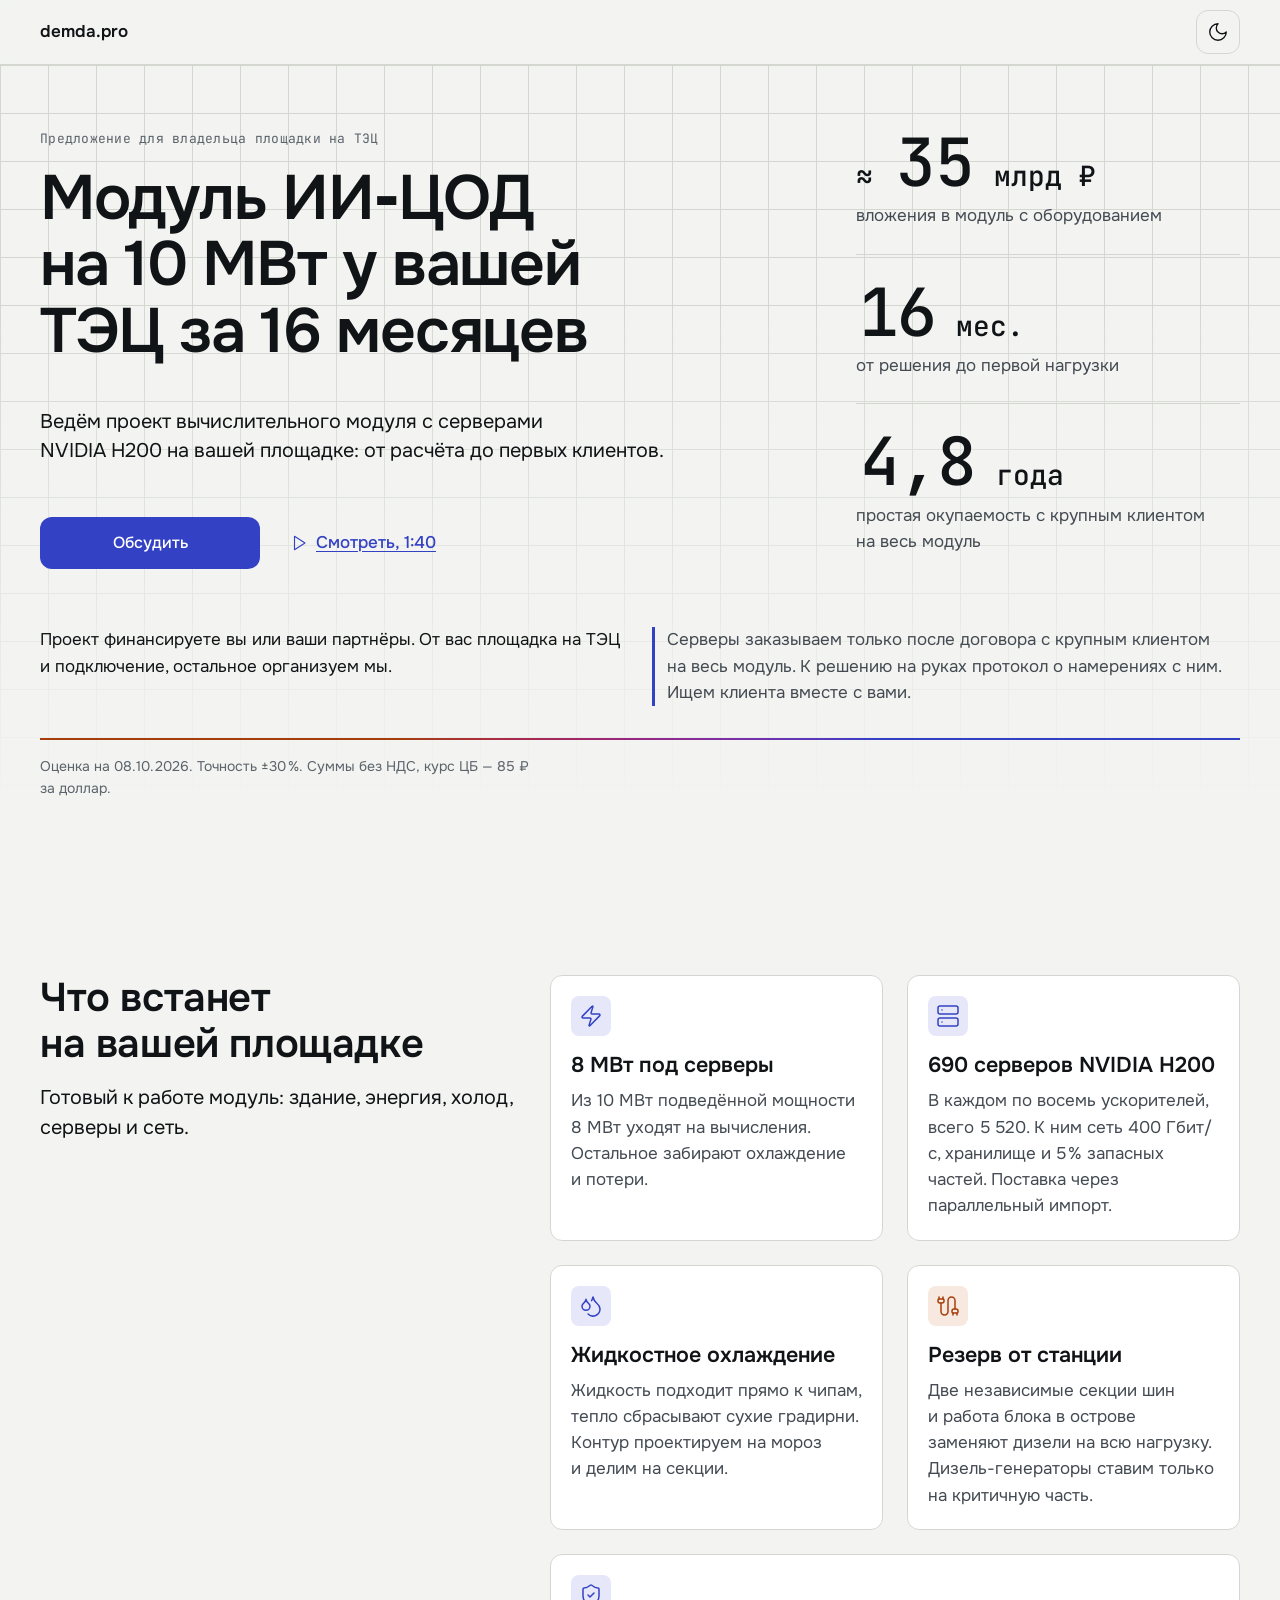
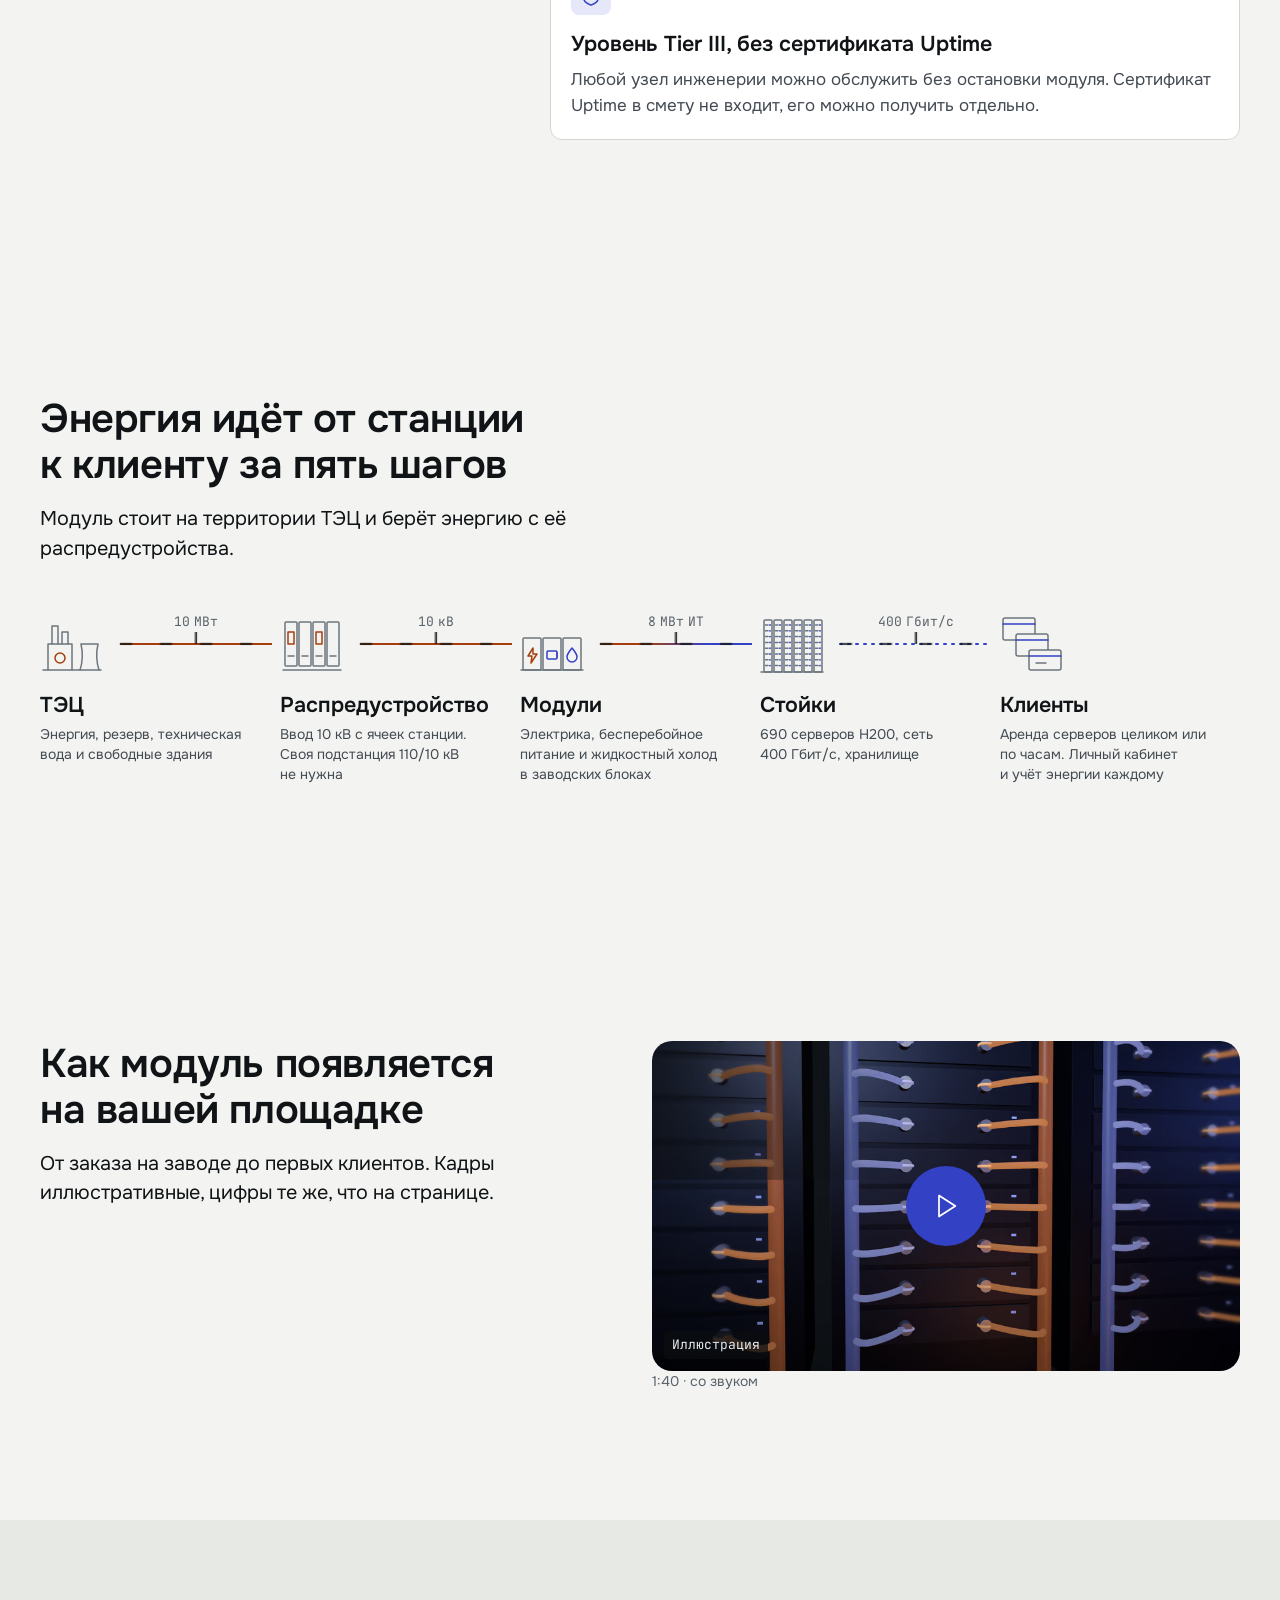
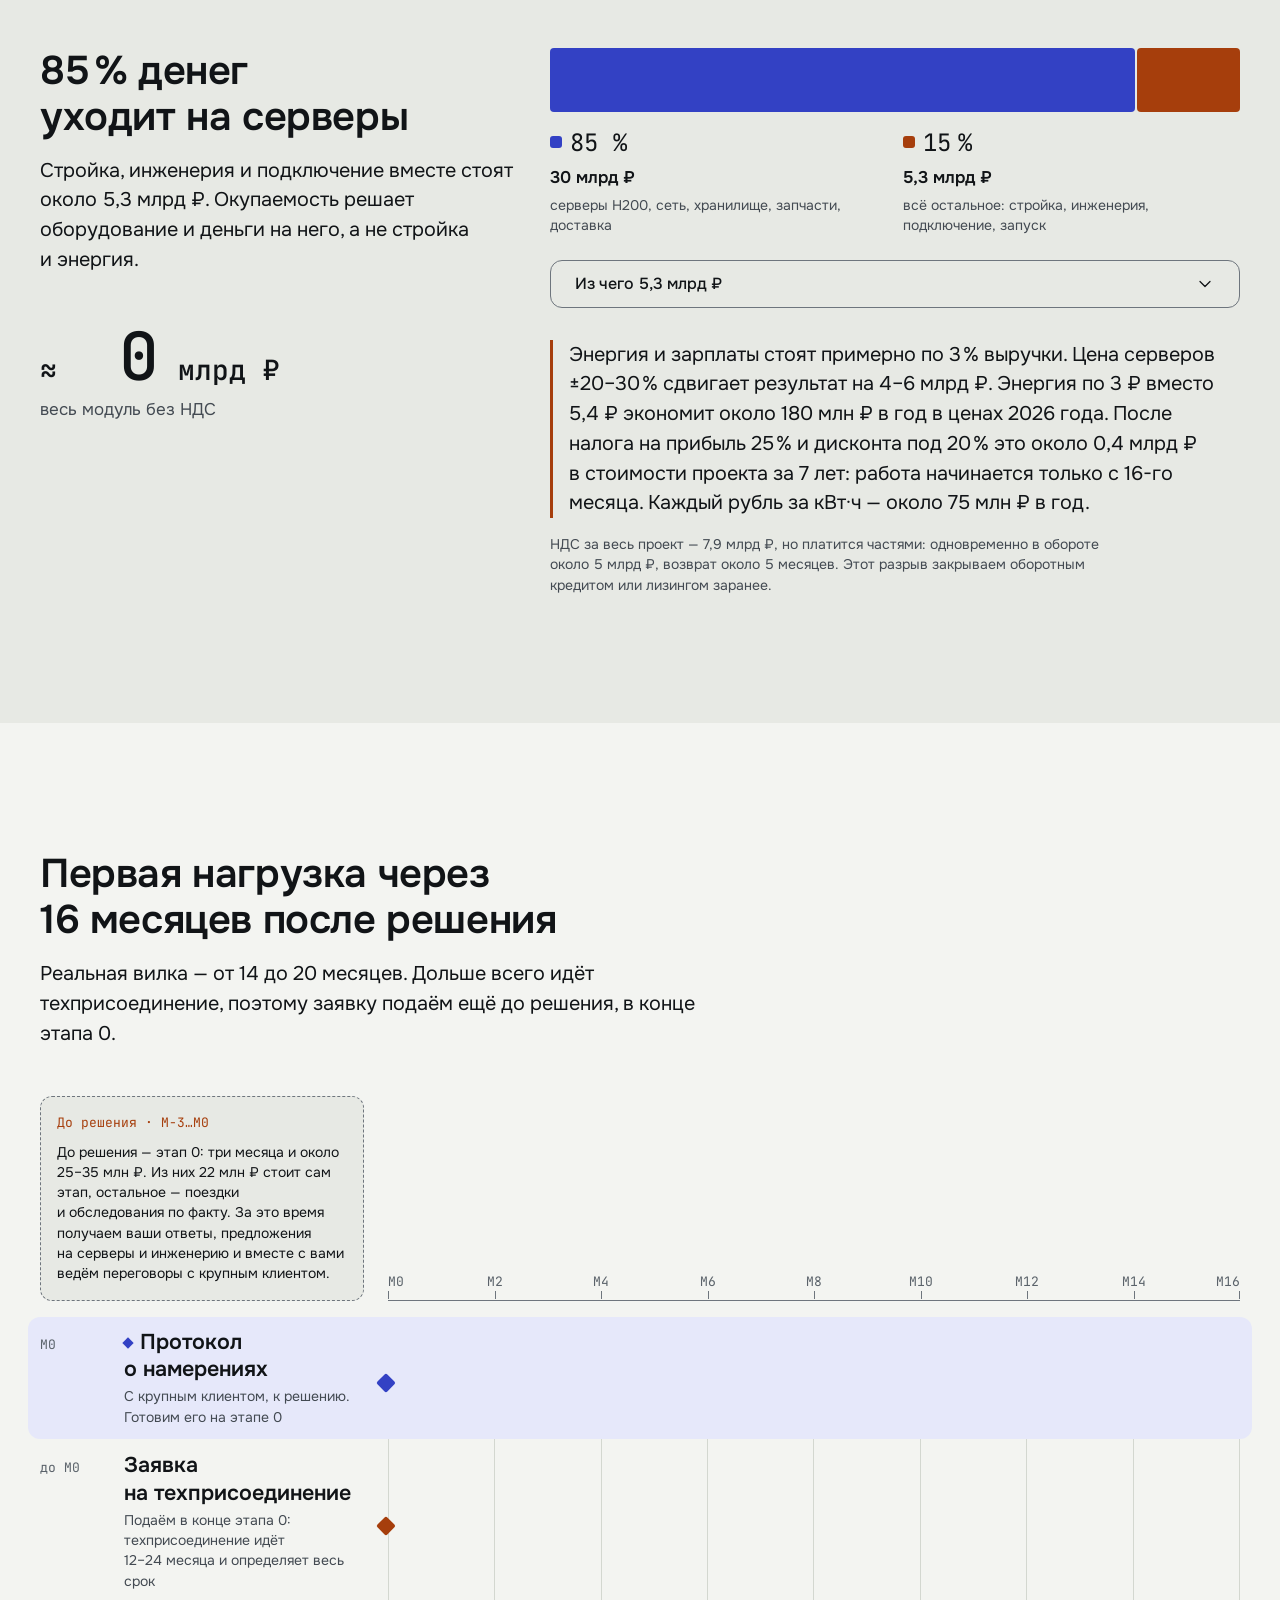
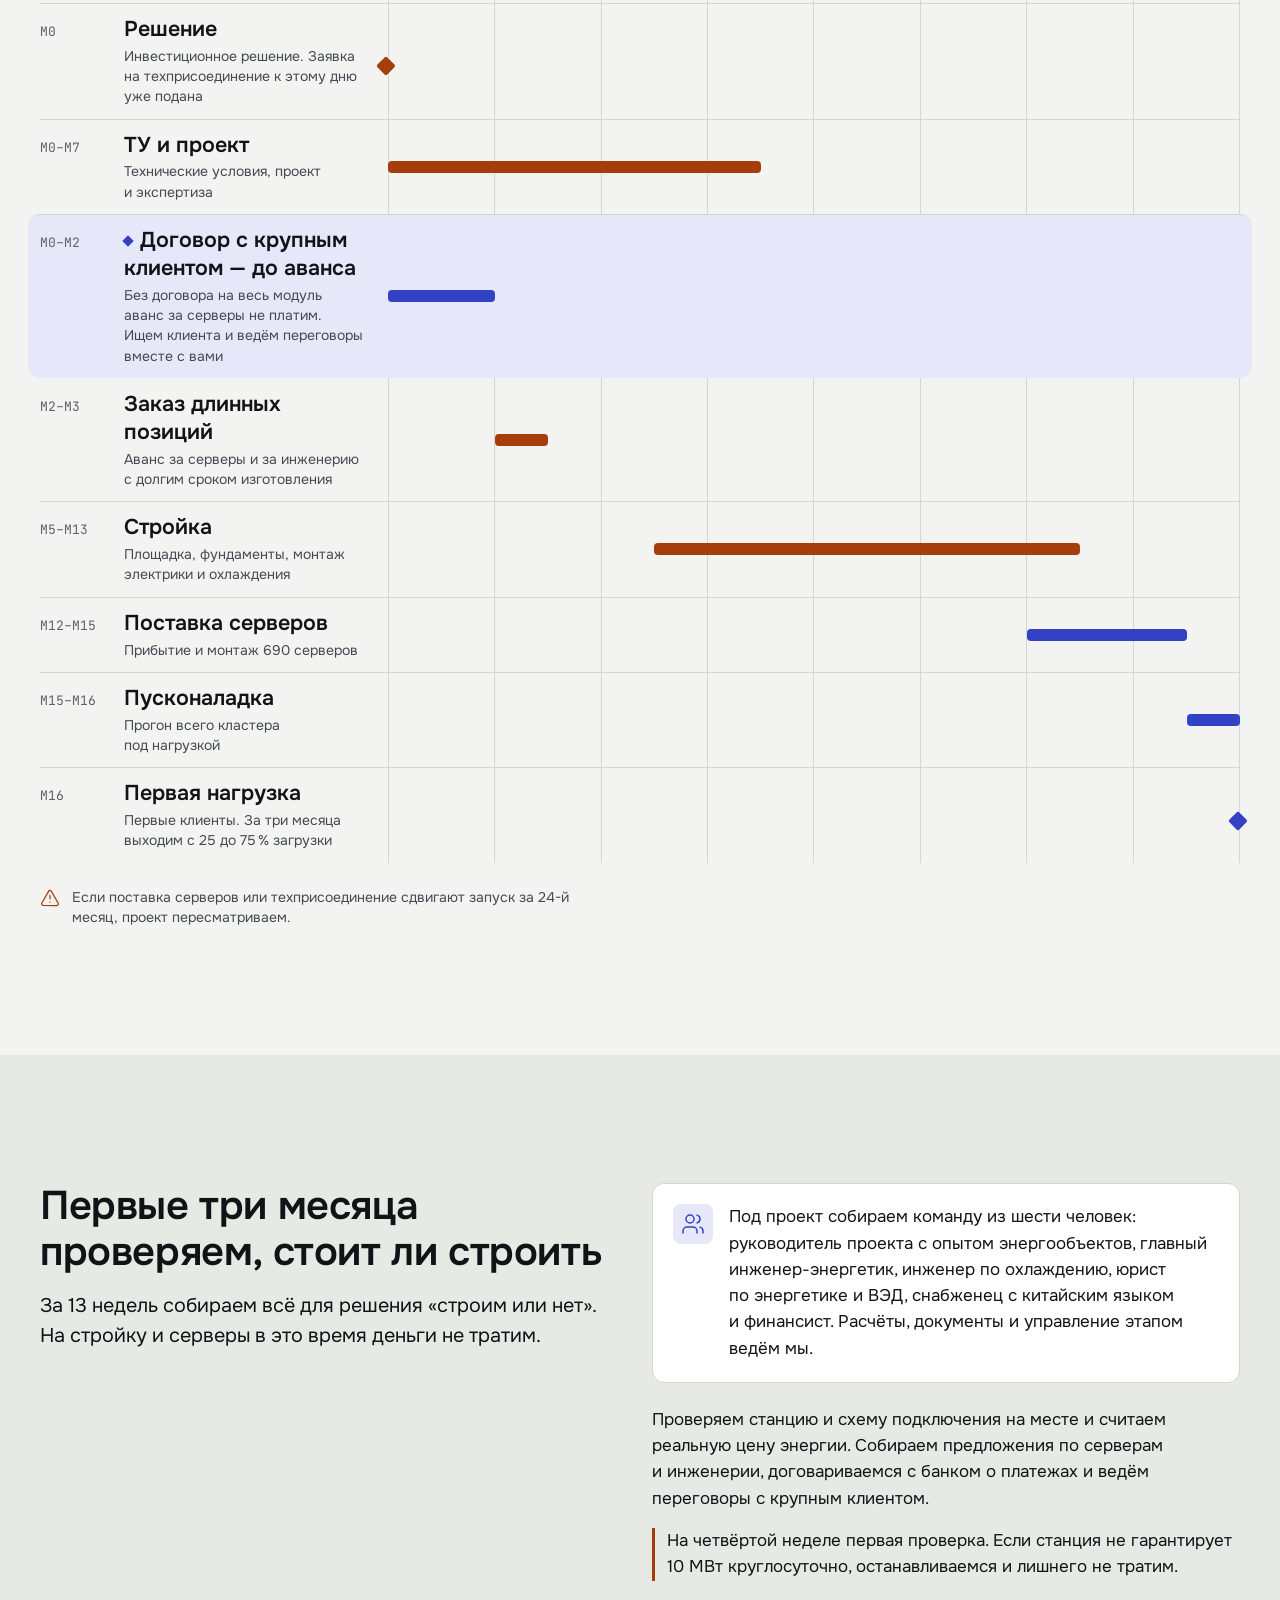
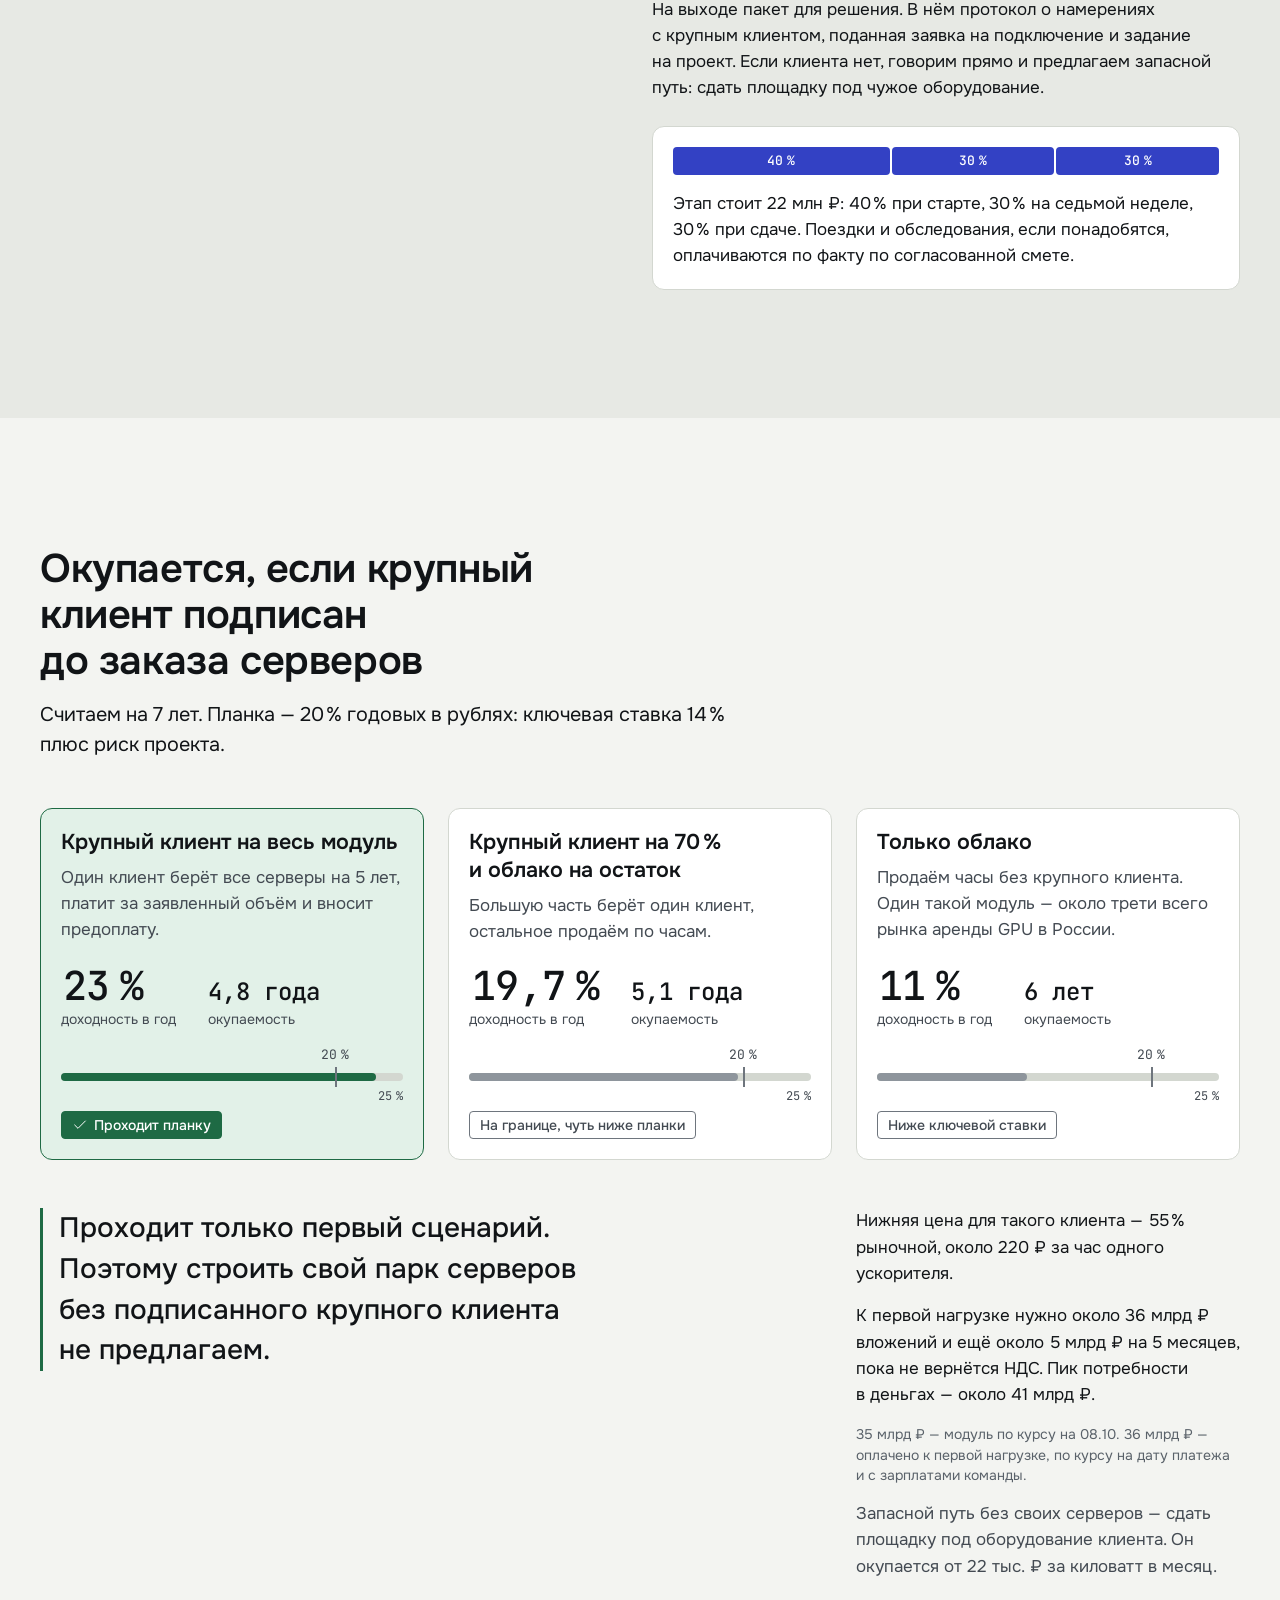
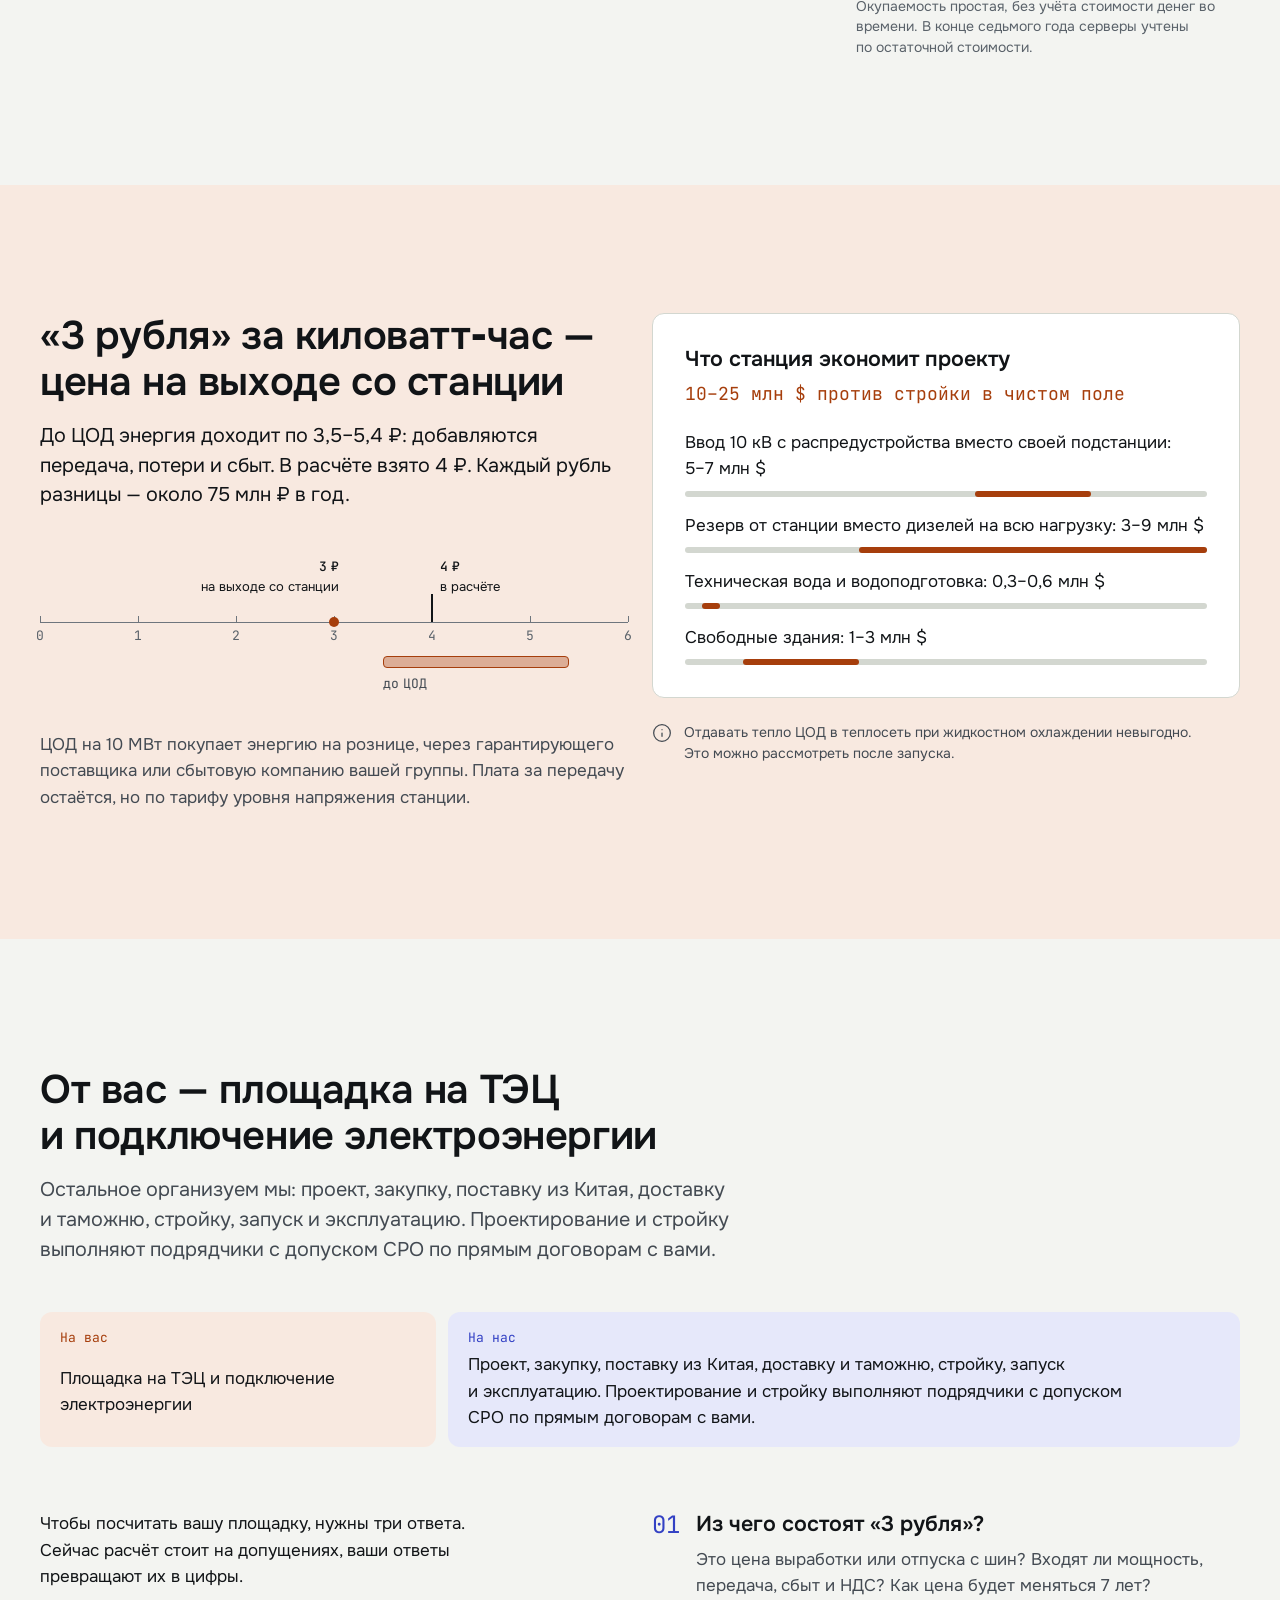
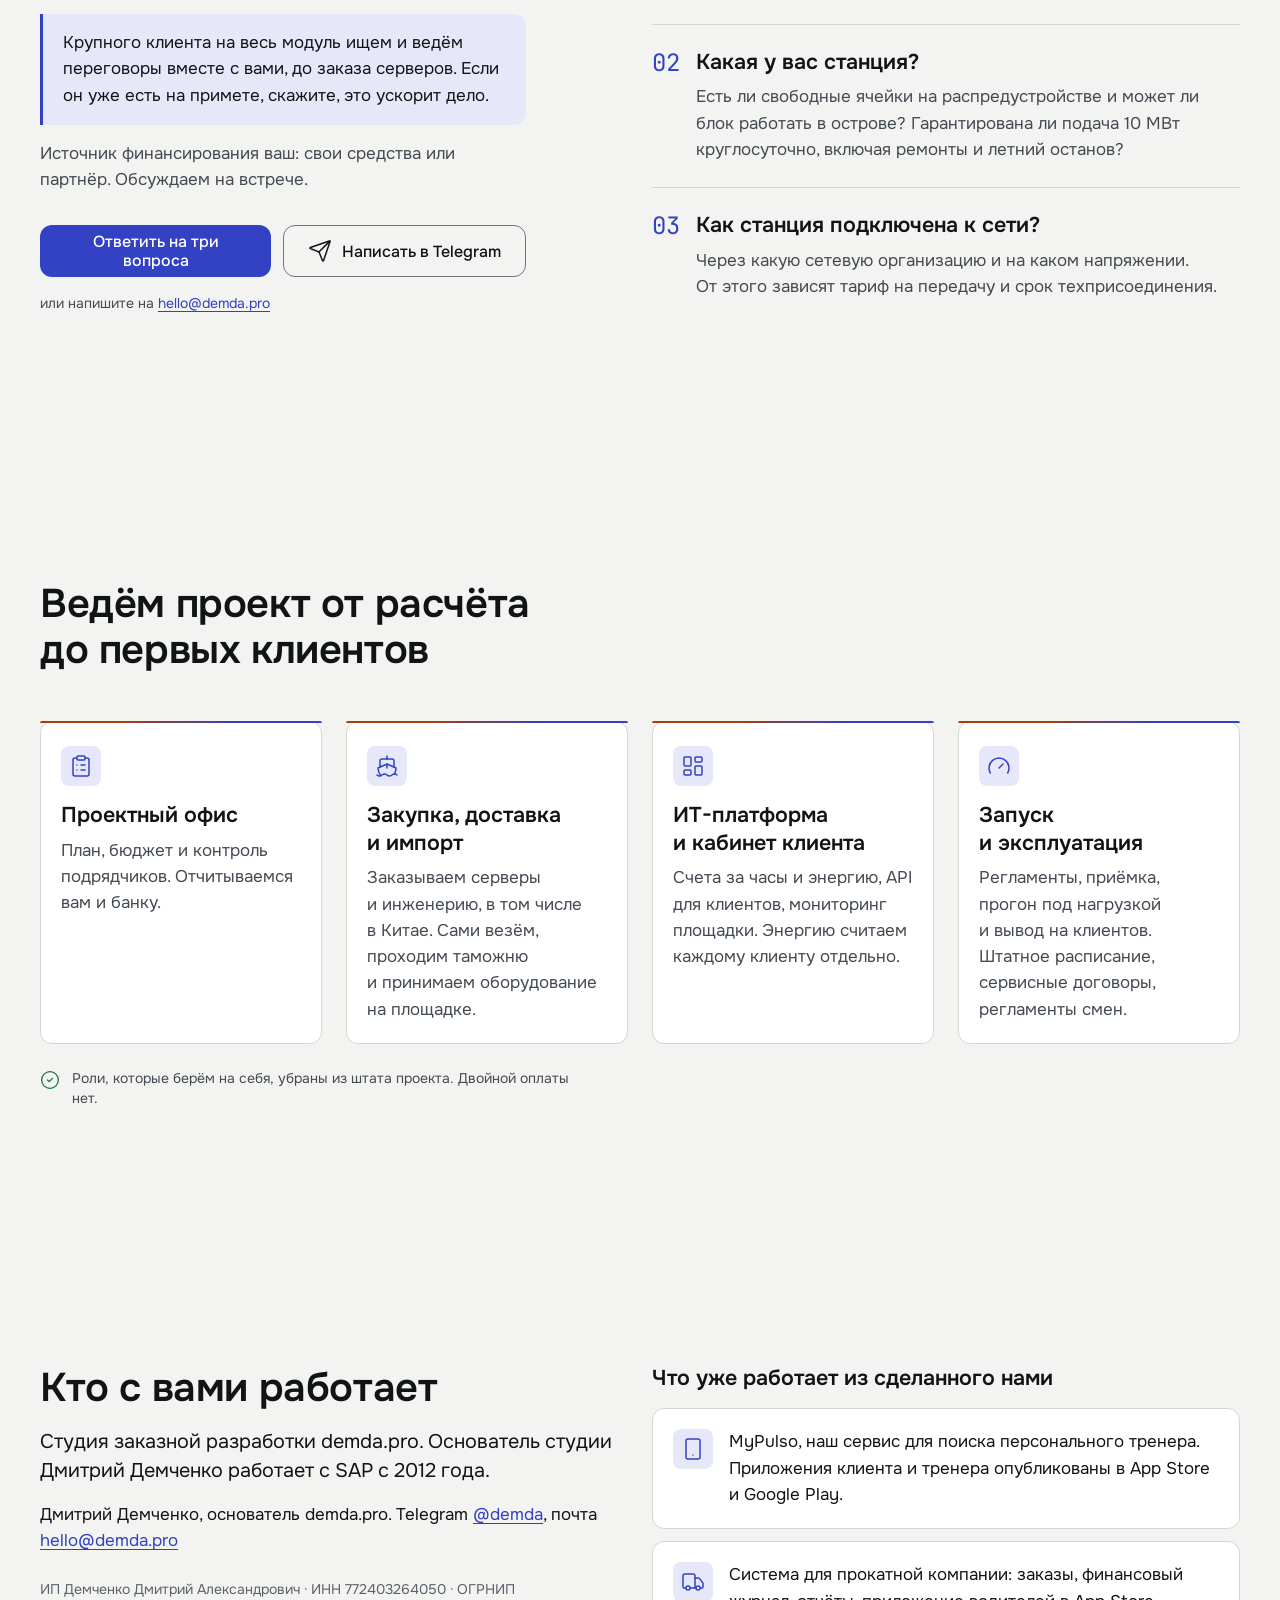
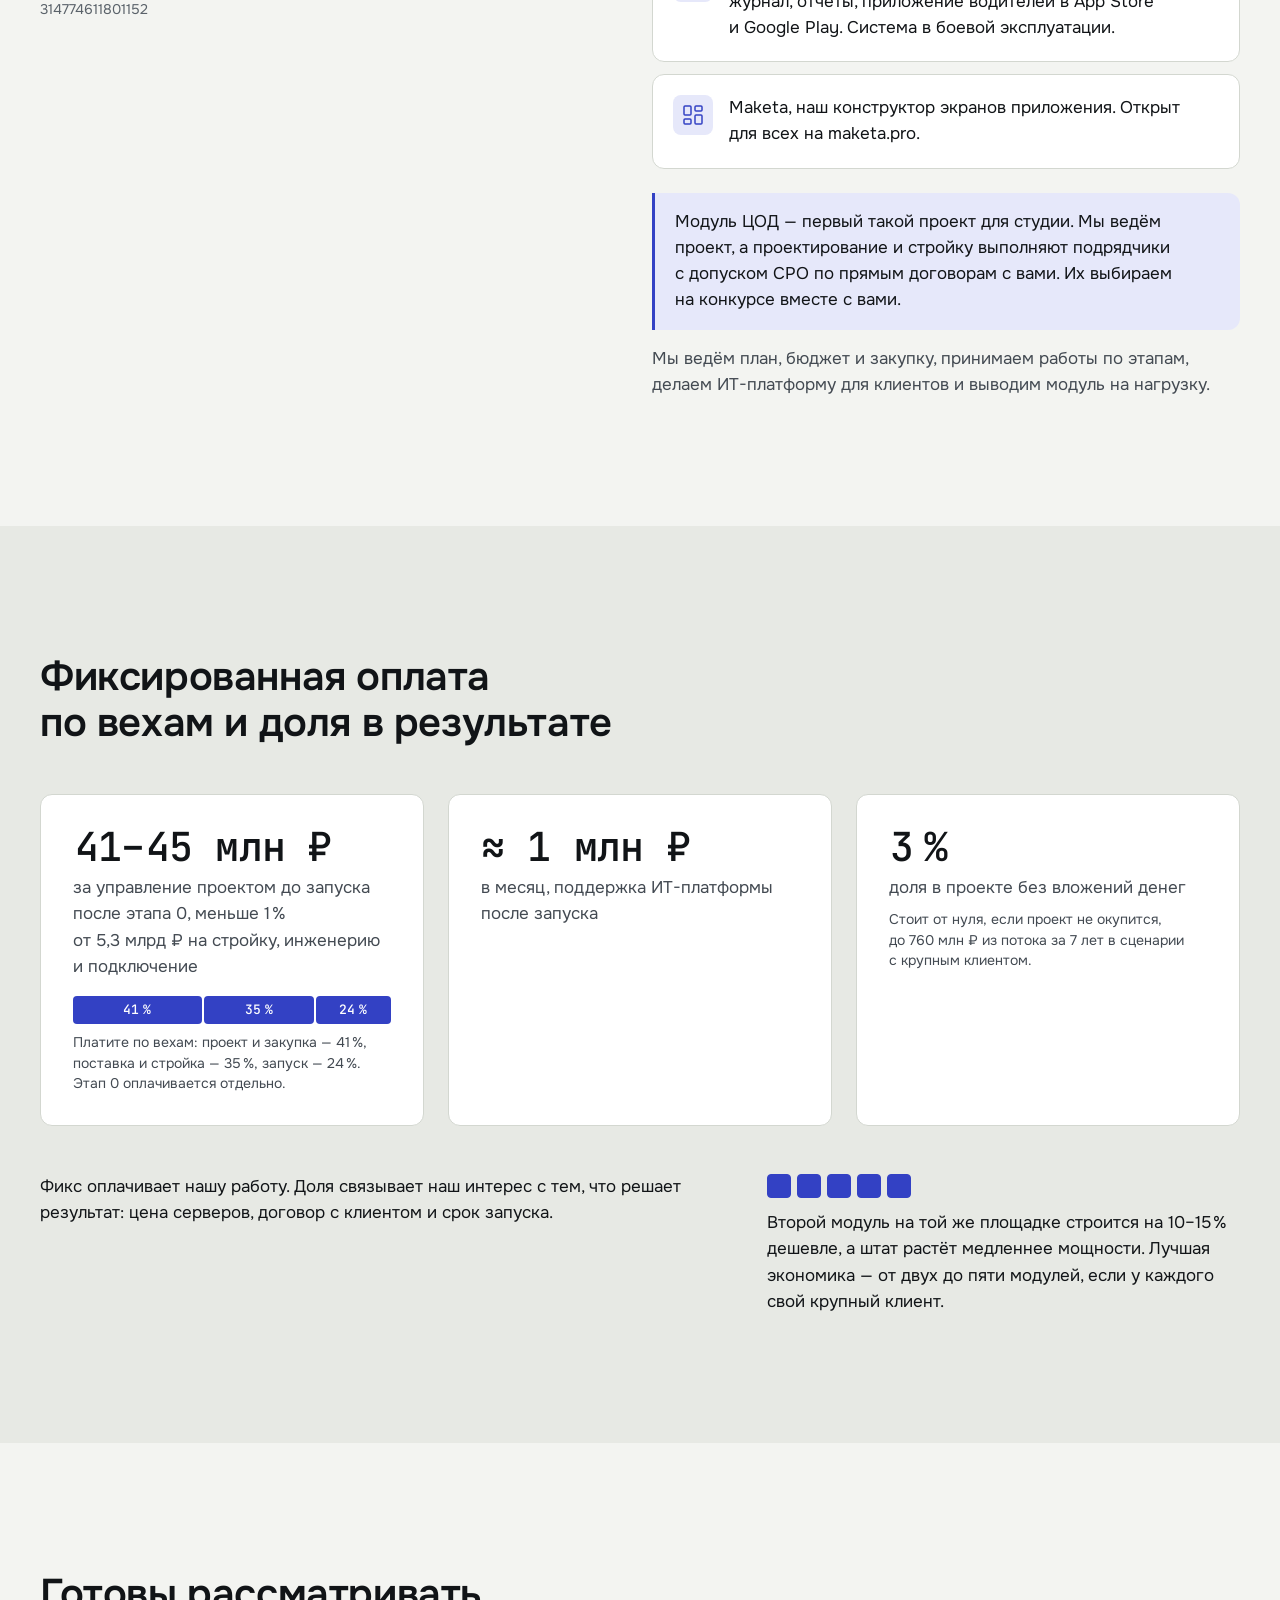
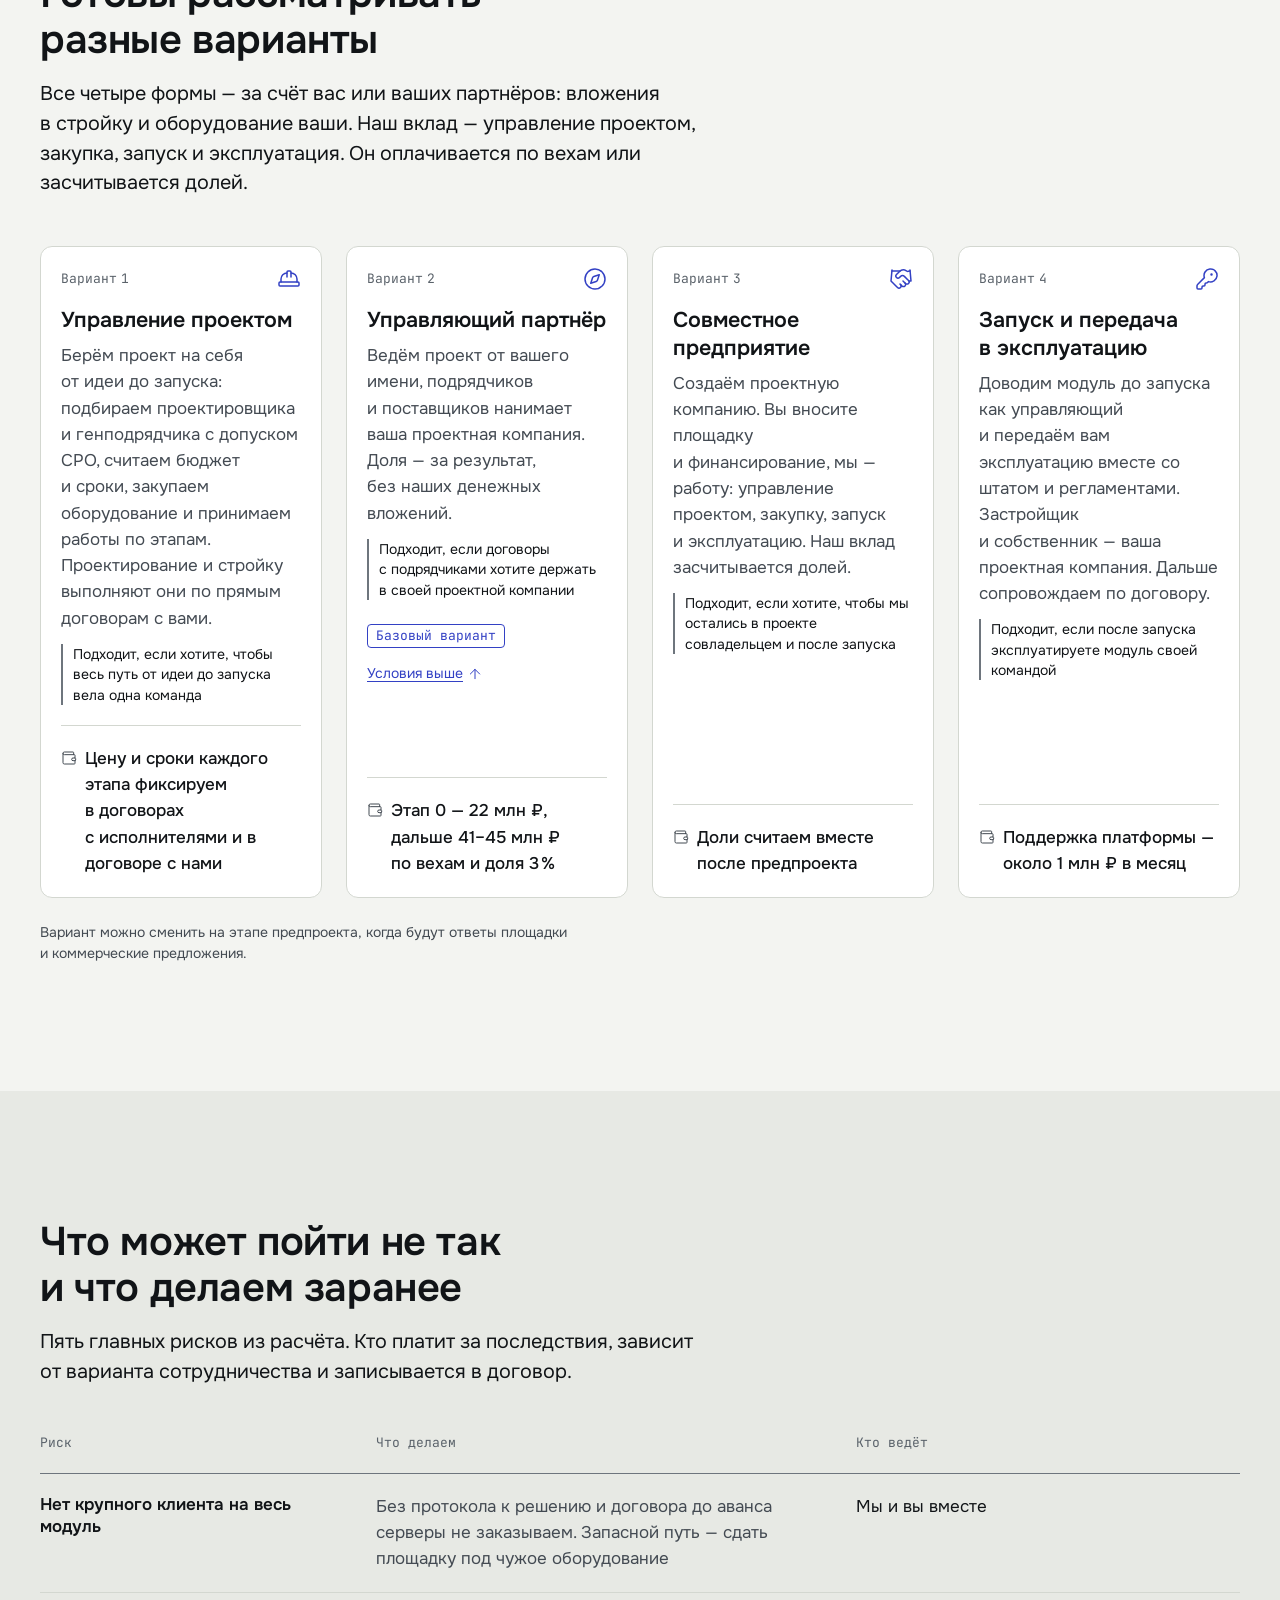
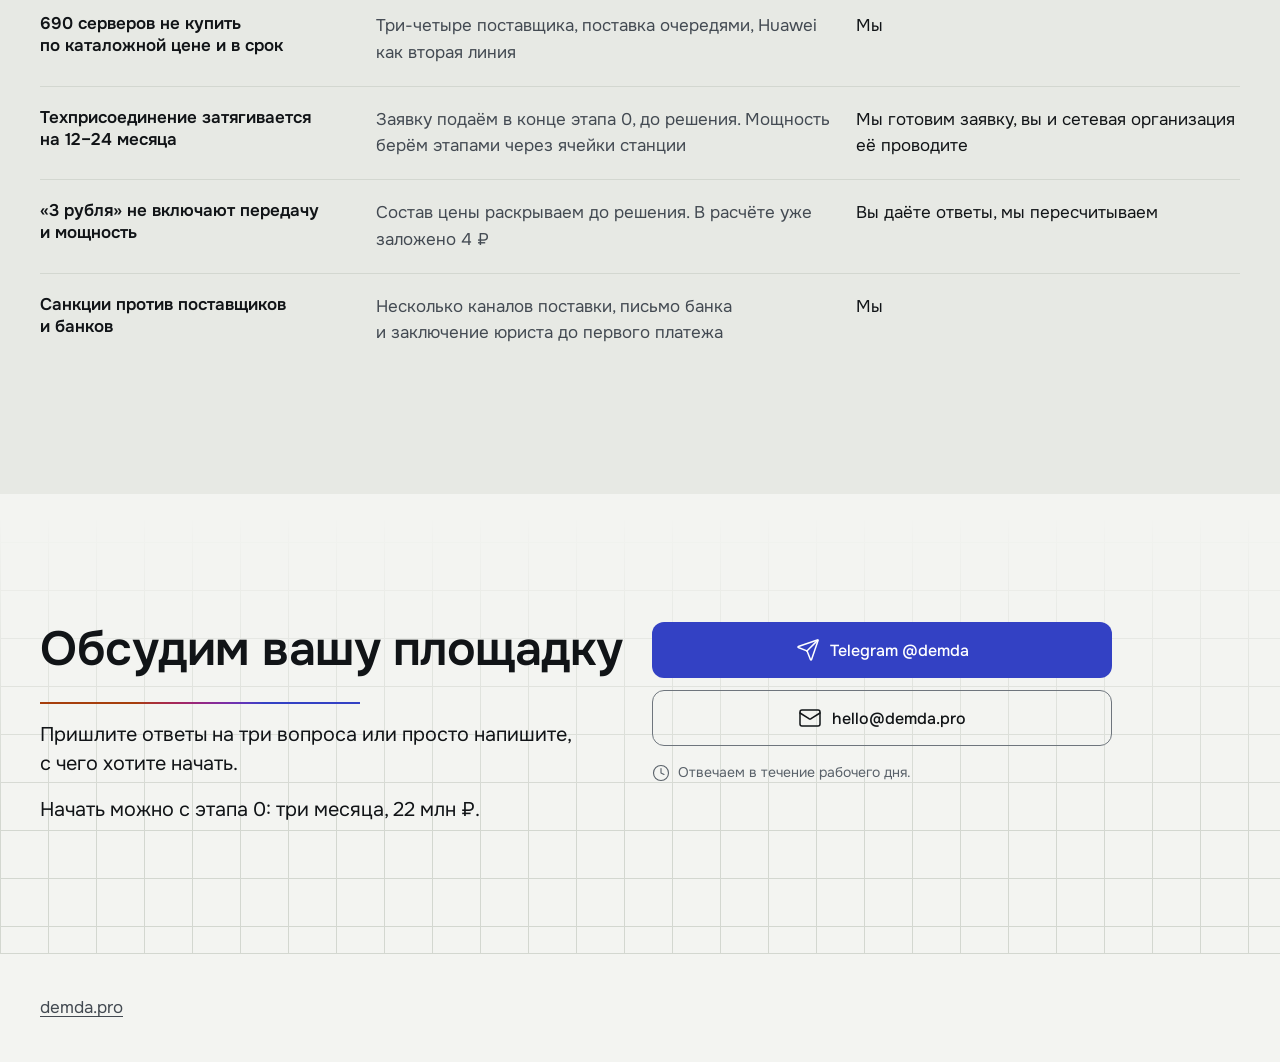
<file: ai-dc/index.html>
<!doctype html>
<html lang="ru">
<head>
<meta charset="utf-8">
<meta name="viewport" content="width=device-width, initial-scale=1">
<meta name="robots" content="noindex, nofollow">
<meta name="color-scheme" content="light dark">
<meta name="theme-color" content="#F3F4F1">

<script>
(function (d) {
  var th = null;
  try { th = localStorage.getItem('ai-dc-theme'); } catch (e) {}
  var dk = th === 'dark' || (th !== 'light' && window.matchMedia && matchMedia('(prefers-color-scheme: dark)').matches);
  d.setAttribute('data-theme', dk ? 'dark' : 'light'); d.className = 'js';
  var m = d.querySelector('meta[name=theme-color]'); if (m) m.content = dk ? '#0B0D10' : '#F3F4F1';
})(document.documentElement);
</script>
<title>Модуль ИИ‑ЦОД на 10 МВт у вашей ТЭЦ · demda.pro</title>
<meta name="description" content="Предложение владельцу площадки на ТЭЦ: вычислительный модуль 10 МВт с серверами NVIDIA H200, 16 месяцев от решения до первой нагрузки, окупаемость 4,8 года с крупным клиентом.">
<meta property="og:type" content="website">
<meta property="og:url" content="https://demda.pro/ai-dc/">
<meta property="og:site_name" content="demda.pro">
<meta property="og:locale" content="ru_RU">
<meta property="og:title" content="Модуль ИИ‑ЦОД на 10 МВт у вашей ТЭЦ за 16 месяцев">
<meta property="og:description" content="Ведём проект вычислительного модуля с серверами NVIDIA H200 на вашей площадке: от расчёта до первых клиентов.">
<meta property="og:image" content="https://demda.pro/ai-dc/og.jpg">
<meta property="og:image:width" content="1200">
<meta property="og:image:height" content="630">
<meta name="twitter:card" content="summary_large_image">
<meta name="twitter:title" content="Модуль ИИ‑ЦОД на 10 МВт у вашей ТЭЦ за 16 месяцев">
<meta name="twitter:description" content="Ведём проект вычислительного модуля с серверами NVIDIA H200 на вашей площадке: от расчёта до первых клиентов.">
<meta name="twitter:image" content="https://demda.pro/ai-dc/og.jpg">
<link rel="preconnect" href="https://fonts.googleapis.com">
<link rel="preconnect" href="https://fonts.gstatic.com" crossorigin>
<link rel="stylesheet" href="https://fonts.googleapis.com/css2?family=JetBrains+Mono:wght@400;500&family=Onest:wght@400..650&display=swap">
<link rel="stylesheet" href="ai-dc.css">
</head>
<body>
<svg width="0" height="0" style="position:absolute" aria-hidden="true" focusable="false"><defs>
<symbol id="i-smartphone" viewBox="0 0 24 24" fill="none" stroke="currentColor" stroke-width="1.5" stroke-linecap="round" stroke-linejoin="round"><rect pathLength="1" width="14" height="20" x="5" y="2" rx="2" ry="2"/><path pathLength="1" d="M12 18h.01"/></symbol>
<symbol id="i-truck" viewBox="0 0 24 24" fill="none" stroke="currentColor" stroke-width="1.5" stroke-linecap="round" stroke-linejoin="round"><path pathLength="1" d="M14 18V6a2 2 0 0 0-2-2H4a2 2 0 0 0-2 2v11a1 1 0 0 0 1 1h2"/><path pathLength="1" d="M15 18H9"/><path pathLength="1" d="M19 18h2a1 1 0 0 0 1-1v-3.65a1 1 0 0 0-.22-.624l-3.48-4.35A1 1 0 0 0 17.52 8H14"/><circle pathLength="1" cx="17" cy="18" r="2"/><circle pathLength="1" cx="7" cy="18" r="2"/></symbol>
<symbol id="i-users" viewBox="0 0 24 24" fill="none" stroke="currentColor" stroke-width="1.5" stroke-linecap="round" stroke-linejoin="round"><path pathLength="1" d="M16 21v-2a4 4 0 0 0-4-4H6a4 4 0 0 0-4 4v2"/><circle pathLength="1" cx="9" cy="7" r="4"/><path pathLength="1" d="M22 21v-2a4 4 0 0 0-3-3.87"/><path pathLength="1" d="M16 3.13a4 4 0 0 1 0 7.75"/></symbol>
<symbol id="i-zap" viewBox="0 0 24 24" fill="none" stroke="currentColor" stroke-width="1.5" stroke-linecap="round" stroke-linejoin="round"><path pathLength="1" d="M4 14a1 1 0 0 1-.78-1.63l9.9-10.2a.5.5 0 0 1 .86.46l-1.92 6.02A1 1 0 0 0 13 10h7a1 1 0 0 1 .78 1.63l-9.9 10.2a.5.5 0 0 1-.86-.46l1.92-6.02A1 1 0 0 0 11 14z"/></symbol>
<symbol id="i-server" viewBox="0 0 24 24" fill="none" stroke="currentColor" stroke-width="1.5" stroke-linecap="round" stroke-linejoin="round"><rect pathLength="1" width="20" height="8" x="2" y="2" rx="2" ry="2"/><rect pathLength="1" width="20" height="8" x="2" y="14" rx="2" ry="2"/><path pathLength="1" d="M6 6h.01"/><path pathLength="1" d="M6 18h.01"/></symbol>
<symbol id="i-droplets" viewBox="0 0 24 24" fill="none" stroke="currentColor" stroke-width="1.5" stroke-linecap="round" stroke-linejoin="round"><path pathLength="1" d="M7 16.3c2.2 0 4-1.83 4-4.05 0-1.16-.57-2.26-1.71-3.19S7.29 6.75 7 5.3c-.29 1.45-1.14 2.84-2.29 3.76S3 11.1 3 12.25c0 2.22 1.8 4.05 4 4.05z"/><path pathLength="1" d="M12.56 6.6A10.97 10.97 0 0 0 14 3.02c.5 2.5 2 4.9 4 6.5s3 3.5 3 5.5a6.98 6.98 0 0 1-11.91 4.97"/></symbol>
<symbol id="i-cable" viewBox="0 0 24 24" fill="none" stroke="currentColor" stroke-width="1.5" stroke-linecap="round" stroke-linejoin="round"><path pathLength="1" d="M17 21v-2a1 1 0 0 1-1-1v-1a2 2 0 0 1 2-2h2a2 2 0 0 1 2 2v1a1 1 0 0 1-1 1"/><path pathLength="1" d="M19 15V6.5a1 1 0 0 0-7 0v11a1 1 0 0 1-7 0V9"/><path pathLength="1" d="M21 21v-2h-4"/><path pathLength="1" d="M3 5h4V3"/><path pathLength="1" d="M7 5a1 1 0 0 1 1 1v1a2 2 0 0 1-2 2H4a2 2 0 0 1-2-2V6a1 1 0 0 1 1-1V3"/></symbol>
<symbol id="i-shield-check" viewBox="0 0 24 24" fill="none" stroke="currentColor" stroke-width="1.5" stroke-linecap="round" stroke-linejoin="round"><path pathLength="1" d="M20 13c0 5-3.5 7.5-7.66 8.95a1 1 0 0 1-.67-.01C7.5 20.5 4 18 4 13V6a1 1 0 0 1 1-1c2 0 4.5-1.2 6.24-2.72a1.17 1.17 0 0 1 1.52 0C14.51 3.81 17 5 19 5a1 1 0 0 1 1 1z"/><path pathLength="1" d="m9 12 2 2 4-4"/></symbol>
<symbol id="i-clipboard-list" viewBox="0 0 24 24" fill="none" stroke="currentColor" stroke-width="1.5" stroke-linecap="round" stroke-linejoin="round"><rect pathLength="1" width="8" height="4" x="8" y="2" rx="1" ry="1"/><path pathLength="1" d="M16 4h2a2 2 0 0 1 2 2v14a2 2 0 0 1-2 2H6a2 2 0 0 1-2-2V6a2 2 0 0 1 2-2h2"/><path pathLength="1" d="M12 11h4"/><path pathLength="1" d="M12 16h4"/><path pathLength="1" d="M8 11h.01"/><path pathLength="1" d="M8 16h.01"/></symbol>
<symbol id="i-ship" viewBox="0 0 24 24" fill="none" stroke="currentColor" stroke-width="1.5" stroke-linecap="round" stroke-linejoin="round"><path pathLength="1" d="M2 21c.6.5 1.2 1 2.5 1 2.5 0 2.5-2 5-2 1.3 0 1.9.5 2.5 1 .6.5 1.2 1 2.5 1 2.5 0 2.5-2 5-2 1.3 0 1.9.5 2.5 1"/><path pathLength="1" d="M19.38 20A11.6 11.6 0 0 0 21 14l-9-4-9 4c0 2.9.94 5.34 2.81 7.76"/><path pathLength="1" d="M19 13V7a2 2 0 0 0-2-2H7a2 2 0 0 0-2 2v6"/><path pathLength="1" d="M12 10v4"/><path pathLength="1" d="M12 2v3"/></symbol>
<symbol id="i-layout-dashboard" viewBox="0 0 24 24" fill="none" stroke="currentColor" stroke-width="1.5" stroke-linecap="round" stroke-linejoin="round"><rect pathLength="1" width="7" height="9" x="3" y="3" rx="1"/><rect pathLength="1" width="7" height="5" x="14" y="3" rx="1"/><rect pathLength="1" width="7" height="9" x="14" y="12" rx="1"/><rect pathLength="1" width="7" height="5" x="3" y="16" rx="1"/></symbol>
<symbol id="i-gauge" viewBox="0 0 24 24" fill="none" stroke="currentColor" stroke-width="1.5" stroke-linecap="round" stroke-linejoin="round"><path pathLength="1" d="m12 14 4-4"/><path pathLength="1" d="M3.34 19a10 10 0 1 1 17.32 0"/></symbol>
<symbol id="i-hard-hat" viewBox="0 0 24 24" fill="none" stroke="currentColor" stroke-width="1.5" stroke-linecap="round" stroke-linejoin="round"><path pathLength="1" d="M10 10V5a1 1 0 0 1 1-1h2a1 1 0 0 1 1 1v5"/><path pathLength="1" d="M14 6a6 6 0 0 1 6 6v3"/><path pathLength="1" d="M4 15v-3a6 6 0 0 1 6-6"/><rect pathLength="1" x="2" y="15" width="20" height="4" rx="1"/></symbol>
<symbol id="i-compass" viewBox="0 0 24 24" fill="none" stroke="currentColor" stroke-width="1.5" stroke-linecap="round" stroke-linejoin="round"><circle pathLength="1" cx="12" cy="12" r="10"/><path pathLength="1" d="m16.24 7.76-1.804 5.411a2 2 0 0 1-1.265 1.265L7.76 16.24l1.804-5.411a2 2 0 0 1 1.265-1.265z"/></symbol>
<symbol id="i-handshake" viewBox="0 0 24 24" fill="none" stroke="currentColor" stroke-width="1.5" stroke-linecap="round" stroke-linejoin="round"><path pathLength="1" d="m11 17 2 2a1 1 0 1 0 3-3"/><path pathLength="1" d="m14 14 2.5 2.5a1 1 0 1 0 3-3l-3.88-3.88a3 3 0 0 0-4.24 0l-.88.88a1 1 0 1 1-3-3l2.81-2.81a5.79 5.79 0 0 1 7.06-.87l.47.28a2 2 0 0 0 1.42.25L21 4"/><path pathLength="1" d="m21 3 1 11h-2"/><path pathLength="1" d="M3 3 2 14l6.5 6.5a1 1 0 1 0 3-3"/><path pathLength="1" d="M3 4h8"/></symbol>
<symbol id="i-key-round" viewBox="0 0 24 24" fill="none" stroke="currentColor" stroke-width="1.5" stroke-linecap="round" stroke-linejoin="round"><path pathLength="1" d="M2.586 17.414A2 2 0 0 0 2 18.828V21a1 1 0 0 0 1 1h3a1 1 0 0 0 1-1v-1a1 1 0 0 1 1-1h1a1 1 0 0 0 1-1v-1a1 1 0 0 1 1-1h.172a2 2 0 0 0 1.414-.586l.814-.814a6.5 6.5 0 1 0-4-4z"/><circle pathLength="1" cx="16.5" cy="7.5" r=".5"/></symbol>
<symbol id="i-alert-triangle" viewBox="0 0 24 24" fill="none" stroke="currentColor" stroke-width="1.5" stroke-linecap="round" stroke-linejoin="round"><path pathLength="1" d="m21.73 18-8-14a2 2 0 0 0-3.48 0l-8 14A2 2 0 0 0 4 21h16a2 2 0 0 0 1.73-3"/><path pathLength="1" d="M12 9v4"/><path pathLength="1" d="M12 17h.01"/></symbol>
<symbol id="i-info" viewBox="0 0 24 24" fill="none" stroke="currentColor" stroke-width="1.5" stroke-linecap="round" stroke-linejoin="round"><circle pathLength="1" cx="12" cy="12" r="10"/><path pathLength="1" d="M12 16v-4"/><path pathLength="1" d="M12 8h.01"/></symbol>
<symbol id="i-check-circle" viewBox="0 0 24 24" fill="none" stroke="currentColor" stroke-width="1.5" stroke-linecap="round" stroke-linejoin="round"><circle pathLength="1" cx="12" cy="12" r="10"/><path pathLength="1" d="m9 12 2 2 4-4"/></symbol>
<symbol id="i-send" viewBox="0 0 24 24" fill="none" stroke="currentColor" stroke-width="1.5" stroke-linecap="round" stroke-linejoin="round"><path pathLength="1" d="M14.536 21.686a.5.5 0 0 0 .937-.024l6.5-19a.496.496 0 0 0-.635-.635l-19 6.5a.5.5 0 0 0-.024.937l7.93 3.18a2 2 0 0 1 1.112 1.11z"/><path pathLength="1" d="m21.854 2.147-10.94 10.939"/></symbol>
<symbol id="i-mail" viewBox="0 0 24 24" fill="none" stroke="currentColor" stroke-width="1.5" stroke-linecap="round" stroke-linejoin="round"><path pathLength="1" d="m22 7-8.991 5.727a2 2 0 0 1-2.009 0L2 7"/><rect pathLength="1" x="2" y="4" width="20" height="16" rx="2"/></symbol>
<symbol id="i-clock" viewBox="0 0 24 24" fill="none" stroke="currentColor" stroke-width="1.5" stroke-linecap="round" stroke-linejoin="round"><circle pathLength="1" cx="12" cy="12" r="10"/><path pathLength="1" d="M12 6v6l4 2"/></symbol>
<symbol id="i-wallet" viewBox="0 0 24 24" fill="none" stroke="currentColor" stroke-width="1.5" stroke-linecap="round" stroke-linejoin="round"><path pathLength="1" d="M19 7V4a1 1 0 0 0-1-1H5a2 2 0 0 0 0 4h15a1 1 0 0 1 1 1v4h-3a2 2 0 0 0 0 4h3a1 1 0 0 0 1-1v-2a1 1 0 0 0-1-1"/><path pathLength="1" d="M3 5v14a2 2 0 0 0 2 2h15a1 1 0 0 0 1-1v-4"/></symbol>
<symbol id="i-arrow-up" viewBox="0 0 24 24" fill="none" stroke="currentColor" stroke-width="1.5" stroke-linecap="round" stroke-linejoin="round"><path pathLength="1" d="m5 12 7-7 7 7"/><path pathLength="1" d="M12 19V5"/></symbol>
<symbol id="i-check" viewBox="0 0 24 24" fill="none" stroke="currentColor" stroke-width="1.5" stroke-linecap="round" stroke-linejoin="round"><path pathLength="1" d="M20 6 9 17l-5-5"/></symbol>
<symbol id="i-play" viewBox="0 0 24 24" fill="none" stroke="currentColor" stroke-width="1.5" stroke-linecap="round" stroke-linejoin="round"><polygon pathLength="1" points="6 3 20 12 6 21 6 3"/></symbol>
<symbol id="i-x" viewBox="0 0 24 24" fill="none" stroke="currentColor" stroke-width="1.5" stroke-linecap="round" stroke-linejoin="round"><path pathLength="1" d="M18 6 6 18"/><path pathLength="1" d="m6 6 12 12"/></symbol>
<symbol id="i-sun" viewBox="0 0 24 24" fill="none" stroke="currentColor" stroke-width="1.5" stroke-linecap="round" stroke-linejoin="round"><circle pathLength="1" cx="12" cy="12" r="4"/><path pathLength="1" d="M12 2v2"/><path pathLength="1" d="M12 20v2"/><path pathLength="1" d="m4.93 4.93 1.41 1.41"/><path pathLength="1" d="m17.66 17.66 1.41 1.41"/><path pathLength="1" d="M2 12h2"/><path pathLength="1" d="M20 12h2"/><path pathLength="1" d="m6.34 17.66-1.41 1.41"/><path pathLength="1" d="m19.07 4.93-1.41 1.41"/></symbol>
<symbol id="i-moon" viewBox="0 0 24 24" fill="none" stroke="currentColor" stroke-width="1.5" stroke-linecap="round" stroke-linejoin="round"><path pathLength="1" d="M12 3a6 6 0 0 0 9 9 9 9 0 1 1-9-9Z"/></symbol>
<symbol id="i-chevron-down" viewBox="0 0 24 24" fill="none" stroke="currentColor" stroke-width="1.5" stroke-linecap="round" stroke-linejoin="round"><path pathLength="1" d="m6 9 6 6 6-6"/></symbol>
</defs></svg>
<svg width="0" height="0" style="position:absolute" aria-hidden="true" focusable="false"><defs>
<linearGradient id="g-flow-h" gradientUnits="userSpaceOnUse" x1="0" y1="0" x2="100" y2="0"><stop offset="0" style="stop-color:var(--heat)"/><stop offset=".3" style="stop-color:var(--heat)"/><stop offset=".7" style="stop-color:var(--volt)"/><stop offset="1" style="stop-color:var(--volt)"/></linearGradient>
<linearGradient id="g-flow-v" gradientUnits="userSpaceOnUse" x1="0" y1="0" x2="0" y2="100"><stop offset="0" style="stop-color:var(--heat)"/><stop offset=".3" style="stop-color:var(--heat)"/><stop offset=".7" style="stop-color:var(--volt)"/><stop offset="1" style="stop-color:var(--volt)"/></linearGradient>
</defs></svg>

<header class="top"><div class="wrap top-in">
  <a class="brand" href="https://demda.pro/" aria-label="demda.pro, на главную">demda.pro</a>
  <span class="sp"></span>
  <a class="btn btn-sm" id="top-cta" href="#contact">Обсудить</a>
  <button class="theme" id="theme-btn" type="button" aria-pressed="false" aria-label="Тёмная тема">
    <svg class="ti ti-sun" aria-hidden="true"><use href="#i-sun"/></svg><svg class="ti ti-moon" aria-hidden="true"><use href="#i-moon"/></svg>
  </button>
</div></header>

<nav class="rail" id="rail" aria-label="Разделы страницы">
  <ol>
    
    <li><a href="#what" data-sec="what"><span class="dot"></span><span class="rl mono">Что встанет на вашей площадке</span></a></li>
    
    <li><a href="#how" data-sec="how"><span class="dot"></span><span class="rl mono">Энергия идёт от станции к клиенту за пять шагов</span></a></li>
    
    <li><a href="#money" data-sec="money"><span class="dot"></span><span class="rl mono">85 % денег уходит на серверы</span></a></li>
    
    <li><a href="#timeline" data-sec="timeline"><span class="dot"></span><span class="rl mono">Первая нагрузка через 16 месяцев после решения</span></a></li>
    
    <li><a href="#stage0" data-sec="stage0"><span class="dot"></span><span class="rl mono">Первые три месяца проверяем, стоит ли строить</span></a></li>
    
    <li><a href="#payback" data-sec="payback"><span class="dot"></span><span class="rl mono">Окупается, если крупный клиент подписан до заказа серверов</span></a></li>
    
    <li><a href="#energy" data-sec="energy"><span class="dot"></span><span class="rl mono">«3 рубля» за киловатт‑час — цена на выходе со станции</span></a></li>
    
    <li><a href="#questions" data-sec="questions"><span class="dot"></span><span class="rl mono">От вас — площадка на ТЭЦ и подключение электроэнергии</span></a></li>
    
    <li><a href="#scope" data-sec="scope"><span class="dot"></span><span class="rl mono">Ведём проект от расчёта до первых клиентов</span></a></li>
    
    <li><a href="#about" data-sec="about"><span class="dot"></span><span class="rl mono">Кто с вами работает</span></a></li>
    
    <li><a href="#terms" data-sec="terms"><span class="dot"></span><span class="rl mono">Фиксированная оплата по вехам и доля в результате</span></a></li>
    
    <li><a href="#models" data-sec="models"><span class="dot"></span><span class="rl mono">Готовы рассматривать разные варианты</span></a></li>
    
    <li><a href="#risks" data-sec="risks"><span class="dot"></span><span class="rl mono">Что может пойти не так и что делаем заранее</span></a></li>
    
    <li><a href="#contact" data-sec="contact"><span class="dot"></span><span class="rl mono">Обсудим вашу площадку</span></a></li>
    
  </ol>
</nav>

<main>

<section class="hero grid-bg" id="offer">
  <div class="wrap hero-grid">
    <div class="h-head">
      <p class="eyebrow mono">Предложение для владельца площадки на ТЭЦ</p>
      <h1>Модуль ИИ‑ЦОД на 10 МВт у вашей ТЭЦ за 16 месяцев</h1>
    </div>
    <div class="current" aria-hidden="true"></div>
    <p class="lead h-lead">Ведём проект вычислительного модуля с серверами NVIDIA H200 на вашей площадке: от расчёта до первых клиентов.</p>
    <div class="stats">
      
      <div class="stat" role="group" aria-label="≈ 35 млрд ₽: вложения в модуль с оборудованием" style="--i:1">
        <p class="stat-v mono" aria-hidden="true"><span class="u">≈ </span><span class="num" data-to="35" data-dec="0" style="--w:2">35</span><span class="u"> млрд ₽</span></p>
        <p class="stat-l" aria-hidden="true">вложения в модуль с оборудованием</p>
      </div>
      
      <div class="stat" role="group" aria-label="16 мес.: от решения до первой нагрузки" style="--i:2">
        <p class="stat-v mono" aria-hidden="true"><span class="num" data-to="16" data-dec="0" style="--w:2">16</span><span class="u"> мес.</span></p>
        <p class="stat-l" aria-hidden="true">от решения до первой нагрузки</p>
      </div>
      
      <div class="stat" role="group" aria-label="4,8 года: простая окупаемость с крупным клиентом на весь модуль" style="--i:3">
        <p class="stat-v mono" aria-hidden="true"><span class="num" data-to="4.8" data-dec="1" style="--w:3">4,8</span><span class="u"> года</span></p>
        <p class="stat-l" aria-hidden="true">простая окупаемость с крупным клиентом на весь модуль</p>
      </div>
      
    </div>
    <div class="h-asks">
      <p class="h-ask">Проект финансируете вы или ваши партнёры. От вас площадка на ТЭЦ и подключение, остальное организуем мы.</p>
      <p class="h-gate">Серверы заказываем только после договора с крупным клиентом на весь модуль. К решению на руках протокол о намерениях с ним. Ищем клиента вместе с вами.</p>
    </div>
    <div class="h-cta">
      <a class="btn btn-primary" id="hero-cta" href="#contact">Обсудить</a>
      <span data-video-slot="hero"></span>
    </div>
    <p class="note h-note">Оценка на 08.10.2026. Точность ±30 %. Суммы без НДС, курс ЦБ — 85 ₽ за доллар.</p>
  </div>
</section>


<section class="sec" id="what">
  <div class="wrap two">
    <div class="two-head">
      <h2>Что встанет на вашей площадке</h2>
      <p class="lead">Готовый к работе модуль: здание, энергия, холод, серверы и сеть.</p>
    </div>
    <ul class="cards cards-5">
      
      <li class="card reveal ic-1" style="--i:1">
        <span class="ico-box"><svg class="ico" aria-hidden="true"><use href="#i-zap"/></svg></span>
        <h3>8 МВт под серверы</h3>
        <p>Из 10 МВт подведённой мощности 8 МВт уходят на вычисления. Остальное забирают охлаждение и потери.</p>
      </li>
      
      <li class="card reveal ic-2" style="--i:2">
        <span class="ico-box"><svg class="ico" aria-hidden="true"><use href="#i-server"/></svg></span>
        <h3>690 серверов NVIDIA H200</h3>
        <p>В каждом по восемь ускорителей, всего 5 520. К ним сеть 400 Гбит/с, хранилище и 5 % запасных частей. Поставка через параллельный импорт.</p>
      </li>
      
      <li class="card reveal ic-3" style="--i:3">
        <span class="ico-box"><svg class="ico" aria-hidden="true"><use href="#i-droplets"/></svg></span>
        <h3>Жидкостное охлаждение</h3>
        <p>Жидкость подходит прямо к чипам, тепло сбрасывают сухие градирни. Контур проектируем на мороз и делим на секции.</p>
      </li>
      
      <li class="card reveal ic-4" style="--i:4">
        <span class="ico-box"><svg class="ico" aria-hidden="true"><use href="#i-cable"/></svg></span>
        <h3>Резерв от станции</h3>
        <p>Две независимые секции шин и работа блока в острове заменяют дизели на всю нагрузку. Дизель-генераторы ставим только на критичную часть.</p>
      </li>
      
      <li class="card reveal ic-5" style="--i:5">
        <span class="ico-box"><svg class="ico" aria-hidden="true"><use href="#i-shield-check"/></svg></span>
        <h3>Уровень Tier III, без сертификата Uptime</h3>
        <p>Любой узел инженерии можно обслужить без остановки модуля. Сертификат Uptime в смету не входит, его можно получить отдельно.</p>
      </li>
      
    </ul>
  </div>
</section>


<section class="sec" id="how">
  <div class="wrap">
    <div class="head8">
      <h2>Энергия идёт от станции к клиенту за пять шагов</h2>
      <p class="lead">Модуль стоит на территории ТЭЦ и берёт энергию с её распредустройства.</p>
    </div>
    <div class="schema" role="group" aria-label="Энергия идёт от станции к клиенту за пять шагов">
      <ol class="nodes" data-anim="flow">
        <li class="node" style="--i:0">
          <svg class="pg" viewBox="0 0 64 64" aria-hidden="true"><path d="M3 58h58"/><path d="M8 58V32h24v26"/><path d="M12 32V14h6v18"/><path d="M22 32V20h6v12"/><circle class="heat" cx="20" cy="46" r="5"/><path d="M40 58c3-9 3-17 1-26h17c-2 9-2 17 1 26"/></svg>
          <div class="node-t"><h3>ТЭЦ</h3><p>Энергия, резерв, техническая вода и свободные здания</p></div>
          <span class="conn c-heat" aria-hidden="true"><svg viewBox="0 0 100 100" preserveAspectRatio="none"><path class="ln ln-h base" d="M0 50H100"/><path class="ln ln-v base" d="M50 0V100"/><path class="ln ln-h flow" d="M0 50H100"/><path class="ln ln-v flow" d="M50 0V100"/></svg><span class="cl mono">10&#8239;МВт</span></span>
        </li>
        <li class="node" style="--i:1">
          <svg class="pg" viewBox="0 0 64 64" aria-hidden="true"><path d="M3 58h58"/><rect x="5" y="10" width="12" height="44" rx="1"/><path d="M8 44h6"/><rect class="heat" x="8" y="20" width="6" height="12"/><rect x="19" y="10" width="12" height="44" rx="1"/><path d="M22 44h6"/><rect x="33" y="10" width="12" height="44" rx="1"/><path d="M36 44h6"/><rect class="heat" x="36" y="20" width="6" height="12"/><rect x="47" y="10" width="12" height="44" rx="1"/><path d="M50 44h6"/></svg>
          <div class="node-t"><h3>Распредустройство</h3><p>Ввод 10 кВ с ячеек станции. Своя подстанция 110/10 кВ не нужна</p></div>
          <span class="conn c-heat" aria-hidden="true"><svg viewBox="0 0 100 100" preserveAspectRatio="none"><path class="ln ln-h base" d="M0 50H100"/><path class="ln ln-v base" d="M50 0V100"/><path class="ln ln-h flow" d="M0 50H100"/><path class="ln ln-v flow" d="M50 0V100"/></svg><span class="cl mono">10&#8239;кВ</span></span>
        </li>
        <li class="node" style="--i:2">
          <svg class="pg" viewBox="0 0 64 64" aria-hidden="true"><path d="M1 58h62"/><rect x="3" y="26" width="18" height="32" rx="1"/><rect x="23" y="26" width="18" height="32" rx="1"/><rect x="43" y="26" width="18" height="32" rx="1"/><path class="heat" d="M13 36 8 44h4l-1 7 6-9h-4z"/><rect class="volt" x="27" y="39" width="10" height="8" rx="1"/><path class="volt" d="M37 41v4"/><path class="volt" d="M52 36c3 4 5 6 5 9a5 5 0 0 1-10 0c0-3 2-5 5-9z"/></svg>
          <div class="node-t"><h3>Модули</h3><p>Электрика, бесперебойное питание и жидкостный холод в заводских блоках</p></div>
          <span class="conn c-mix" aria-hidden="true"><svg viewBox="0 0 100 100" preserveAspectRatio="none"><path class="ln ln-h base" d="M0 50H100"/><path class="ln ln-v base" d="M50 0V100"/><path class="ln ln-h flow" d="M0 50H100"/><path class="ln ln-v flow" d="M50 0V100"/></svg><span class="cl mono">8&#8239;МВт&#8239;ИТ</span></span>
        </li>
        <li class="node" style="--i:3">
          <svg class="pg" viewBox="0 0 64 64" aria-hidden="true"><path d="M1 60h62"/><rect x="4" y="8" width="8" height="52" rx="1"/><path d="M5.4 13h2.6M5.4 18.8h2.6M5.4 24.6h2.6M5.4 30.4h2.6M5.4 36.2h2.6M5.4 42h2.6M5.4 47.8h2.6M5.4 53.6h2.6"/><circle class="ind d1" cx="10" cy="13" r=".9"/><circle class="ind d1" cx="10" cy="18.8" r=".9"/><circle class="ind d1" cx="10" cy="24.6" r=".9"/><circle class="ind d1" cx="10" cy="30.4" r=".9"/><circle class="ind d1" cx="10" cy="36.2" r=".9"/><circle class="ind d1" cx="10" cy="42" r=".9"/><circle class="ind d1" cx="10" cy="47.8" r=".9"/><circle class="ind d1" cx="10" cy="53.6" r=".9"/><rect x="14" y="8" width="8" height="52" rx="1"/><path d="M15.4 13h2.6M15.4 18.8h2.6M15.4 24.6h2.6M15.4 30.4h2.6M15.4 36.2h2.6M15.4 42h2.6M15.4 47.8h2.6M15.4 53.6h2.6"/><circle class="ind d2" cx="20" cy="13" r=".9"/><circle class="ind d2" cx="20" cy="18.8" r=".9"/><circle class="ind d2" cx="20" cy="24.6" r=".9"/><circle class="ind d2" cx="20" cy="30.4" r=".9"/><circle class="ind d2" cx="20" cy="36.2" r=".9"/><circle class="ind d2" cx="20" cy="42" r=".9"/><circle class="ind d2" cx="20" cy="47.8" r=".9"/><circle class="ind d2" cx="20" cy="53.6" r=".9"/><rect x="24" y="8" width="8" height="52" rx="1"/><path d="M25.4 13h2.6M25.4 18.8h2.6M25.4 24.6h2.6M25.4 30.4h2.6M25.4 36.2h2.6M25.4 42h2.6M25.4 47.8h2.6M25.4 53.6h2.6"/><circle class="ind d3" cx="30" cy="13" r=".9"/><circle class="ind d3" cx="30" cy="18.8" r=".9"/><circle class="ind d3" cx="30" cy="24.6" r=".9"/><circle class="ind d3" cx="30" cy="30.4" r=".9"/><circle class="ind d3" cx="30" cy="36.2" r=".9"/><circle class="ind d3" cx="30" cy="42" r=".9"/><circle class="ind d3" cx="30" cy="47.8" r=".9"/><circle class="ind d3" cx="30" cy="53.6" r=".9"/><rect x="34" y="8" width="8" height="52" rx="1"/><path d="M35.4 13h2.6M35.4 18.8h2.6M35.4 24.6h2.6M35.4 30.4h2.6M35.4 36.2h2.6M35.4 42h2.6M35.4 47.8h2.6M35.4 53.6h2.6"/><circle class="ind d4" cx="40" cy="13" r=".9"/><circle class="ind d4" cx="40" cy="18.8" r=".9"/><circle class="ind d4" cx="40" cy="24.6" r=".9"/><circle class="ind d4" cx="40" cy="30.4" r=".9"/><circle class="ind d4" cx="40" cy="36.2" r=".9"/><circle class="ind d4" cx="40" cy="42" r=".9"/><circle class="ind d4" cx="40" cy="47.8" r=".9"/><circle class="ind d4" cx="40" cy="53.6" r=".9"/><rect x="44" y="8" width="8" height="52" rx="1"/><path d="M45.4 13h2.6M45.4 18.8h2.6M45.4 24.6h2.6M45.4 30.4h2.6M45.4 36.2h2.6M45.4 42h2.6M45.4 47.8h2.6M45.4 53.6h2.6"/><circle class="ind d5" cx="50" cy="13" r=".9"/><circle class="ind d5" cx="50" cy="18.8" r=".9"/><circle class="ind d5" cx="50" cy="24.6" r=".9"/><circle class="ind d5" cx="50" cy="30.4" r=".9"/><circle class="ind d5" cx="50" cy="36.2" r=".9"/><circle class="ind d5" cx="50" cy="42" r=".9"/><circle class="ind d5" cx="50" cy="47.8" r=".9"/><circle class="ind d5" cx="50" cy="53.6" r=".9"/><rect x="54" y="8" width="8" height="52" rx="1"/><path d="M55.4 13h2.6M55.4 18.8h2.6M55.4 24.6h2.6M55.4 30.4h2.6M55.4 36.2h2.6M55.4 42h2.6M55.4 47.8h2.6M55.4 53.6h2.6"/><circle class="ind d6" cx="60" cy="13" r=".9"/><circle class="ind d6" cx="60" cy="18.8" r=".9"/><circle class="ind d6" cx="60" cy="24.6" r=".9"/><circle class="ind d6" cx="60" cy="30.4" r=".9"/><circle class="ind d6" cx="60" cy="36.2" r=".9"/><circle class="ind d6" cx="60" cy="42" r=".9"/><circle class="ind d6" cx="60" cy="47.8" r=".9"/><circle class="ind d6" cx="60" cy="53.6" r=".9"/></svg>
          <div class="node-t"><h3>Стойки</h3><p>690 серверов H200, сеть 400 Гбит/с, хранилище</p></div>
          <span class="conn c-volt" aria-hidden="true"><svg viewBox="0 0 100 100" preserveAspectRatio="none"><path class="ln ln-h base" d="M0 50H100"/><path class="ln ln-v base" d="M50 0V100"/><path class="ln ln-h flow" d="M0 50H100"/><path class="ln ln-v flow" d="M50 0V100"/></svg><span class="cl mono">400&#8239;Гбит/с</span></span>
        </li>
        <li class="node" style="--i:4">
          <svg class="pg" viewBox="0 0 64 64" aria-hidden="true"><rect class="win" x="3" y="6" width="32" height="22" rx="2"/><path class="volt" d="M3 12h32"/><rect class="win" x="16" y="22" width="32" height="22" rx="2"/><path class="volt" d="M16 28h32"/><rect class="win" x="29" y="38" width="32" height="20" rx="2"/><path class="volt" d="M29 44h32"/><path d="M36 51h10"/></svg>
          <div class="node-t"><h3>Клиенты</h3><p>Аренда серверов целиком или по часам. Личный кабинет и учёт энергии каждому</p></div>
        </li>
      </ol>
    </div>
  </div>
</section>

<div data-video-slot="section"></div>


<section class="sec alt" id="money">
  <div class="wrap two">
    <div class="two-head">
      <h2>85 % денег уходит на серверы</h2>
      <p class="lead">Стройка, инженерия и подключение вместе стоят около 5,3 млрд ₽. Окупаемость решает оборудование и деньги на него, а не стройка и энергия.</p>
      <p class="total"><span class="stat-v mono"><span class="u">≈ </span><span class="num" data-to="35" data-dec="0" style="--w:2">35</span><span class="u"> млрд ₽</span></span><span class="total-l">весь модуль без НДС</span></p>
    </div>
    <div class="two-body">
      <div class="costbar" data-anim>
        <div class="cb-track" aria-hidden="true"><span class="cb-seg cb-volt"></span><span class="cb-seg cb-heat"></span></div>
        <div class="cb-labels">
          <div class="cb-l cb-l-volt">
            <p class="cb-pct mono"><i class="chip"></i><span class="num" data-to="85" data-dec="0" style="--w:2">85</span>&#8239;%</p>
            <p class="cb-v">30 млрд ₽</p>
            <p class="small">серверы H200, сеть, хранилище, запчасти, доставка</p>
          </div>
          <div class="cb-l cb-l-heat">
            <p class="cb-pct mono"><i class="chip"></i>15&#8239;%</p>
            <p class="cb-v">5,3 млрд ₽</p>
            <p class="small">всё остальное: стройка, инженерия, подключение, запуск</p>
          </div>
        </div>
      </div>
      <details class="more" id="more-cost">
        <summary class="btn btn-secondary"><span>Из чего 5,3 млрд ₽</span><svg class="chev" aria-hidden="true"><use href="#i-chevron-down"/></svg></summary>
        <div class="more-body">
          <div class="cb2-track" aria-hidden="true">
            
            <span class="cb2-seg" style="--w:2.7;--k:1"><b class="mono">1</b></span>
            
            <span class="cb2-seg" style="--w:1.2;--k:2"><b class="mono">2</b></span>
            
            <span class="cb2-seg" style="--w:.46;--k:3"><b class="mono">3</b></span>
            
            <span class="cb2-seg" style="--w:.34;--k:4"><b class="mono">4</b></span>
            
            <span class="cb2-seg" style="--w:.26;--k:5"><b class="mono">5</b></span>
            
            <span class="cb2-seg" style="--w:.25;--k:6"><b class="mono">6</b></span>
            
            <span class="cb2-seg" style="--w:.13;--k:7"><b class="mono">7</b></span>
            
          </div>
          <ol class="cb2-list">
            
            <li style="--k:1"><span class="mono cb2-n">1</span><span class="mono cb2-v">2,7 млрд ₽</span><span class="cb2-t">инженерия: электрика 10 кВ, бесперебойное питание, охлаждение, безопасность</span></li>
            
            <li style="--k:2"><span class="mono cb2-n">2</span><span class="mono cb2-v">1,2 млрд ₽</span><span class="cb2-t">площадка, оболочка модулей, монтаж, ввод оптики</span></li>
            
            <li style="--k:3"><span class="mono cb2-n">3</span><span class="mono cb2-v">0,46 млрд ₽</span><span class="cb2-t">резерв 10 % на стройку</span></li>
            
            <li style="--k:4"><span class="mono cb2-n">4</span><span class="mono cb2-v">0,34 млрд ₽</span><span class="cb2-t">пусконаладка инженерии и серверов</span></li>
            
            <li style="--k:5"><span class="mono cb2-n">5</span><span class="mono cb2-v">0,26 млрд ₽</span><span class="cb2-t">предпроект, изыскания, проект, экспертиза</span></li>
            
            <li style="--k:6"><span class="mono cb2-n">6</span><span class="mono cb2-v">0,25 млрд ₽</span><span class="cb2-t">логистика, предзапуск, первые три месяца работы, наша работа</span></li>
            
            <li style="--k:7"><span class="mono cb2-n">7</span><span class="mono cb2-v">0,13 млрд ₽</span><span class="cb2-t">техприсоединение: ячейки на распредустройстве и ТУ</span></li>
            
          </ol>
        </div>
      </details>
      <p class="insight">Энергия и зарплаты стоят примерно по 3 % выручки. Цена серверов ±20⁠–⁠30 % сдвигает результат на 4⁠–⁠6 млрд ₽. Энергия по 3 ₽ вместо 5,4 ₽ экономит около 180 млн ₽ в год в ценах 2026 года. После налога на прибыль 25 % и дисконта под 20 % это около 0,4 млрд ₽ в стоимости проекта за 7 лет: работа начинается только с 16-го месяца. Каждый рубль за кВт·ч — около 75 млн ₽ в год.</p>
      <p class="small soft">НДС за весь проект — 7,9 млрд ₽, но платится частями: одновременно в обороте около 5 млрд ₽, возврат около 5 месяцев. Этот разрыв закрываем оборотным кредитом или лизингом заранее.</p>
    </div>
  </div>
</section>


<section class="sec" id="timeline">
  <div class="wrap">
    <div class="head8">
      <h2>Первая нагрузка через 16 месяцев после решения</h2>
      <p class="lead">Реальная вилка — от 14 до 20 месяцев. Дольше всего идёт техприсоединение, поэтому заявку подаём ещё до решения, в конце этапа 0.</p>
    </div>
    <div class="gantt" data-anim>
      <div class="g-top">
        <div class="g-before"><p class="mono g-b-l">До решения&nbsp;·&nbsp;М−3…М0</p><p class="small">До решения — этап 0: три месяца и около 25⁠–⁠35 млн ₽. Из них 22 млн ₽ стоит сам этап, остальное — поездки и обследования по факту. За это время получаем ваши ответы, предложения на серверы и инженерию и вместе с вами ведём переговоры с крупным клиентом.</p></div>
        <div class="g-scale mono" aria-hidden="true">
          
          <span class="g-t t0" style="--m:0">М<b>0</b></span>
          
          <span class="g-t t2" style="--m:2">М<b>2</b></span>
          
          <span class="g-t t4" style="--m:4">М<b>4</b></span>
          
          <span class="g-t t6" style="--m:6">М<b>6</b></span>
          
          <span class="g-t t8" style="--m:8">М<b>8</b></span>
          
          <span class="g-t t10" style="--m:10">М<b>10</b></span>
          
          <span class="g-t t12" style="--m:12">М<b>12</b></span>
          
          <span class="g-t t14" style="--m:14">М<b>14</b></span>
          
          <span class="g-t t16" style="--m:16">М<b>16</b></span>
          
        </div>
      </div>
      <div class="g-body">
      <div class="g-runwrap" aria-hidden="true"><i class="g-run"></i></div>
      <ol class="g-rows">
        <li class="g-row c-gate g-pt" style="--s:0;--e:0;--i:0">
          <div class="g-head"><span class="g-m mono">М0</span><div><h3>Протокол о намерениях</h3><p class="small soft">С крупным клиентом, к решению. Готовим его на этапе 0</p></div></div>
          <div class="g-track" aria-hidden="true"><span class="g-seg"></span></div>
        </li>
        <li class="g-row c-h g-pt" style="--s:0;--e:0;--i:1">
          <div class="g-head"><span class="g-m mono">до М0</span><div><h3>Заявка на техприсоединение</h3><p class="small soft">Подаём в конце этапа 0: техприсоединение идёт 12⁠–⁠24 месяца и определяет весь срок</p></div></div>
          <div class="g-track" aria-hidden="true"><span class="g-seg"></span></div>
        </li>
        
        
        <li class="g-row c-h g-pt" style="--s:0;--e:0;--i:1">
          <div class="g-head"><span class="g-m mono">М0</span><div><h3>Решение</h3><p class="small soft">Инвестиционное решение. Заявка на техприсоединение к этому дню уже подана</p></div></div>
          <div class="g-track" aria-hidden="true"><span class="g-seg"></span></div>
        </li>
        
        
        <li class="g-row c-h g-bar" style="--s:0;--e:7;--i:2">
          <div class="g-head"><span class="g-m mono">М0–М7</span><div><h3>ТУ и проект</h3><p class="small soft">Технические условия, проект и экспертиза</p></div></div>
          <div class="g-track" aria-hidden="true"><span class="g-seg"></span></div>
        </li>
        
        <li class="g-row c-gate" style="--s:0;--e:2;--i:3">
          <div class="g-head"><span class="g-m mono">М0–М2</span><div><h3>Договор с крупным клиентом — до аванса</h3><p class="small soft">Без договора на весь модуль аванс за серверы не платим. Ищем клиента и ведём переговоры вместе с вами</p></div></div>
          <div class="g-track" aria-hidden="true"><span class="g-seg"></span></div>
        </li>
        <li class="g-row c-h g-bar" style="--s:2;--e:3;--i:3">
          <div class="g-head"><span class="g-m mono">М2–М3</span><div><h3>Заказ длинных позиций</h3><p class="small soft">Аванс за серверы и за инженерию с долгим сроком изготовления</p></div></div>
          <div class="g-track" aria-hidden="true"><span class="g-seg"></span></div>
        </li>
        
        
        <li class="g-row c-h g-bar" style="--s:5;--e:13;--i:4">
          <div class="g-head"><span class="g-m mono">М5–М13</span><div><h3>Стройка</h3><p class="small soft">Площадка, фундаменты, монтаж электрики и охлаждения</p></div></div>
          <div class="g-track" aria-hidden="true"><span class="g-seg"></span></div>
        </li>
        
        
        <li class="g-row c-v g-bar" style="--s:12;--e:15;--i:5">
          <div class="g-head"><span class="g-m mono">М12–М15</span><div><h3>Поставка серверов</h3><p class="small soft">Прибытие и монтаж 690 серверов</p></div></div>
          <div class="g-track" aria-hidden="true"><span class="g-seg"></span></div>
        </li>
        
        
        <li class="g-row c-v g-bar" style="--s:15;--e:16;--i:6">
          <div class="g-head"><span class="g-m mono">М15–М16</span><div><h3>Пусконаладка</h3><p class="small soft">Прогон всего кластера под нагрузкой</p></div></div>
          <div class="g-track" aria-hidden="true"><span class="g-seg"></span></div>
        </li>
        
        
        <li class="g-row c-v g-pt" style="--s:16;--e:16;--i:7">
          <div class="g-head"><span class="g-m mono">М16</span><div><h3>Первая нагрузка</h3><p class="small soft">Первые клиенты. За три месяца выходим с 25 до 75 % загрузки</p></div></div>
          <div class="g-track" aria-hidden="true"><span class="g-seg"></span></div>
        </li>
        
      </ol>
      </div>
      <p class="risk small"><svg class="ico" aria-hidden="true"><use href="#i-alert-triangle"/></svg><span>Если поставка серверов или техприсоединение сдвигают запуск за 24-й месяц, проект пересматриваем.</span></p>
    </div>
  </div>
</section>



<section class="sec alt" id="stage0">
  <div class="wrap two">
    <div class="two-head">
      <h2>Первые три месяца проверяем, стоит ли строить</h2>
      <p class="lead">За 13 недель собираем всё для решения «строим или нет». На стройку и серверы в это время деньги не тратим.</p>
    </div>
    <div class="two-body">
      <div class="card team reveal"><span class="ico-box"><svg class="ico" aria-hidden="true"><use href="#i-users"/></svg></span><p>Под проект собираем команду из шести человек: руководитель проекта с опытом энергообъектов, главный инженер-энергетик, инженер по охлаждению, юрист по энергетике и ВЭД, снабженец с китайским языком и финансист. Расчёты, документы и управление этапом ведём мы.</p></div>
      <p class="s0-p">Проверяем станцию и схему подключения на месте и считаем реальную цену энергии. Собираем предложения по серверам и инженерии, договариваемся с банком о платежах и ведём переговоры с крупным клиентом.</p>
      <p class="s0-p s0-stop">На четвёртой неделе первая проверка. Если станция не гарантирует 10 МВт круглосуточно, останавливаемся и лишнего не тратим.</p>
      <p class="s0-p">На выходе пакет для решения. В нём протокол о намерениях с крупным клиентом, поданная заявка на подключение и задание на проект. Если клиента нет, говорим прямо и предлагаем запасной путь: сдать площадку под чужое оборудование.</p>
      <div class="s0-price">
        <div class="stages" aria-hidden="true"><span class="stg" style="--w:40;--i:1"><b class="mono">40&#8239;%</b></span><span class="stg" style="--w:30;--i:2"><b class="mono">30&#8239;%</b></span><span class="stg" style="--w:30;--i:3"><b class="mono">30&#8239;%</b></span></div>
        <p>Этап стоит 22 млн ₽: 40 % при старте, 30 % на седьмой неделе, 30 % при сдаче. Поездки и обследования, если понадобятся, оплачиваются по факту по согласованной смете.</p>
      </div>
    </div>
  </div>
</section>

<section class="sec" id="payback">
  <div class="wrap">
    <div class="head8">
      <h2>Окупается, если крупный клиент подписан до заказа серверов</h2>
      <p class="lead">Считаем на 7 лет. Планка — 20 % годовых в рублях: ключевая ставка 14 % плюс риск проекта.</p>
    </div>
    <ul class="scen" data-anim>
      
      <li class="sc sc-ok reveal" style="--i:1;--v:92">
        <h3>Крупный клиент на весь модуль</h3>
        <p class="sc-t">Один клиент берёт все серверы на 5 лет, платит за заявленный объём и вносит предоплату.</p>
        <div class="sc-nums">
          <p><span class="mono sc-irr"><span class="num" data-to="23" data-dec="0" style="--w:2">23</span> %</span><span class="small soft">доходность в год</span></p>
          <p><span class="mono sc-pb">4,8 года</span><span class="small soft">окупаемость</span></p>
        </div>
        <div class="bullet" aria-hidden="true"><span class="bl-fill"></span><span class="bl-plank"></span><span class="bl-lbl mono">20&#8239;%</span><span class="bl-end mono">25&#8239;%</span></div>
        <p class="verdict"><svg class="ico" aria-hidden="true"><use href="#i-check"/></svg>Проходит планку</p>
      </li>
      
      <li class="sc sc-n reveal" style="--i:2;--v:78.8">
        <h3>Крупный клиент на 70 % и облако на остаток</h3>
        <p class="sc-t">Большую часть берёт один клиент, остальное продаём по часам.</p>
        <div class="sc-nums">
          <p><span class="mono sc-irr"><span class="num" data-to="19.7" data-dec="1" style="--w:4">19,7</span> %</span><span class="small soft">доходность в год</span></p>
          <p><span class="mono sc-pb">5,1 года</span><span class="small soft">окупаемость</span></p>
        </div>
        <div class="bullet" aria-hidden="true"><span class="bl-fill"></span><span class="bl-plank"></span><span class="bl-lbl mono">20&#8239;%</span><span class="bl-end mono">25&#8239;%</span></div>
        <p class="verdict"><svg class="ico" aria-hidden="true"><use href="#i-check"/></svg>На границе, чуть ниже планки</p>
      </li>
      
      <li class="sc sc-n reveal" style="--i:3;--v:44">
        <h3>Только облако</h3>
        <p class="sc-t">Продаём часы без крупного клиента. Один такой модуль — около трети всего рынка аренды GPU в России.</p>
        <div class="sc-nums">
          <p><span class="mono sc-irr"><span class="num" data-to="11" data-dec="0" style="--w:2">11</span> %</span><span class="small soft">доходность в год</span></p>
          <p><span class="mono sc-pb">6 лет</span><span class="small soft">окупаемость</span></p>
        </div>
        <div class="bullet" aria-hidden="true"><span class="bl-fill"></span><span class="bl-plank"></span><span class="bl-lbl mono">20&#8239;%</span><span class="bl-end mono">25&#8239;%</span></div>
        <p class="verdict"><svg class="ico" aria-hidden="true"><use href="#i-check"/></svg>Ниже ключевой ставки</p>
      </li>
      
    </ul>
    <div class="pb-foot">
      <p class="conclusion">Проходит только первый сценарий. Поэтому строить свой парк серверов без подписанного крупного клиента не предлагаем.</p>
      <div class="pb-side">
        <p>Нижняя цена для такого клиента — 55 % рыночной, около 220 ₽ за час одного ускорителя.</p>
        <p>К первой нагрузке нужно около 36 млрд ₽ вложений и ещё около 5 млрд ₽ на 5 месяцев, пока не вернётся НДС. Пик потребности в деньгах — около 41 млрд ₽.</p>
        <p class="small faint">35 млрд ₽ — модуль по курсу на 08.10. 36 млрд ₽ — оплачено к первой нагрузке, по курсу на дату платежа и с зарплатами команды.</p>
        <p class="soft">Запасной путь без своих серверов — сдать площадку под оборудование клиента. Он окупается от 22 тыс. ₽ за киловатт в месяц.</p>
        <p class="small faint">Окупаемость простая, без учёта стоимости денег во времени. В конце седьмого года серверы учтены по остаточной стоимости.</p>
      </div>
    </div>
  </div>
</section>


<section class="sec heat" id="energy">
  <div class="wrap two">
    <div class="two-head">
      <h2>«3 рубля» за киловатт‑час — цена на выходе со станции</h2>
      <p class="lead">До ЦОД энергия доходит по 3,5⁠–⁠5,4 ₽: добавляются передача, потери и сбыт. В расчёте взято 4 ₽. Каждый рубль разницы — около 75 млн ₽ в год.</p>
      <div class="pscale" data-anim aria-hidden="true">
        <div class="ps-axis"></div>
        <span class="ps-tick mono" style="--p:0">0</span><span class="ps-tick mono" style="--p:1">1</span><span class="ps-tick mono" style="--p:2">2</span><span class="ps-tick mono" style="--p:3">3</span><span class="ps-tick mono" style="--p:4">4</span><span class="ps-tick mono" style="--p:5">5</span><span class="ps-tick mono" style="--p:6">6</span>
        <span class="ps-mark ps-station"><b></b><i><span class="mono">3&#8239;₽</span><span>на выходе со станции</span></i></span>
        <span class="ps-range"></span><i class="ps-dc mono">до ЦОД</i>
        <span class="ps-mark ps-model"><b></b><i><span class="mono">4&#8239;₽</span><span>в расчёте</span></i></span>
      </div>
      <p class="soft">ЦОД на 10 МВт покупает энергию на рознице, через гарантирующего поставщика или сбытовую компанию вашей группы. Плата за передачу остаётся, но по тарифу уровня напряжения станции.</p>
    </div>
    <div class="two-body">
      <div class="gives" data-anim>
        <h3>Что станция экономит проекту</h3>
        <p class="gives-total mono">10⁠–⁠25 млн $ против стройки в чистом поле</p>
        <ul>
          
          <li style="--i:1"><p>Ввод 10 кВ с распредустройства вместо своей подстанции: 5⁠–⁠7 млн $</p><span class="rng" aria-hidden="true"><i style="--a:5;--b:7"></i></span></li>
          
          <li style="--i:2"><p>Резерв от станции вместо дизелей на всю нагрузку: 3⁠–⁠9 млн $</p><span class="rng" aria-hidden="true"><i style="--a:3;--b:9"></i></span></li>
          
          <li style="--i:3"><p>Техническая вода и водоподготовка: 0,3⁠–⁠0,6 млн $</p><span class="rng" aria-hidden="true"><i style="--a:.3;--b:.6"></i></span></li>
          
          <li style="--i:4"><p>Свободные здания: 1⁠–⁠3 млн $</p><span class="rng" aria-hidden="true"><i style="--a:1;--b:3"></i></span></li>
          
        </ul>
      </div>
      <p class="info small soft"><svg class="ico" aria-hidden="true"><use href="#i-info"/></svg><span>Отдавать тепло ЦОД в теплосеть при жидкостном охлаждении невыгодно. Это можно рассмотреть после запуска.</span></p>
    </div>
  </div>
</section>


<section class="sec" id="questions">
  <div class="wrap">
    <div class="head8">
      <h2>От вас — площадка на ТЭЦ и подключение электроэнергии</h2>
      <p class="lead soft">Остальное организуем мы: проект, закупку, поставку из Китая, доставку и таможню, стройку, запуск и эксплуатацию. Проектирование и стройку выполняют подрядчики с допуском СРО по прямым договорам с вами.</p>
    </div>
    <div class="duty" data-anim>
      <div class="duty-you"><p class="mono tag">На вас</p><p>Площадка на ТЭЦ и подключение электроэнергии</p></div>
      <div class="duty-us"><p class="mono tag">На нас</p><p>Проект, закупку, поставку из Китая, доставку и таможню, стройку, запуск и эксплуатацию. Проектирование и стройку выполняют подрядчики с допуском СРО по прямым договорам с вами.</p></div>
    </div>
    <div class="q-grid">
      <div class="q-left">
        <p class="q-intro">Чтобы посчитать вашу площадку, нужны три ответа. Сейчас расчёт стоит на допущениях, ваши ответы превращают их в цифры.</p>
        <p class="anchor">Крупного клиента на весь модуль ищем и ведём переговоры вместе с вами, до заказа серверов. Если он уже есть на примете, скажите, это ускорит дело.</p>
        <p class="soft q-fin">Источник финансирования ваш: свои средства или партнёр. Обсуждаем на встрече.</p>
        <div class="btns">
          <a class="btn btn-primary" id="b8-cta" href="mailto:hello@demda.pro?subject=%D0%9F%D0%BB%D0%BE%D1%89%D0%B0%D0%B4%D0%BA%D0%B0%20%D0%B4%D0%BB%D1%8F%20%D0%BC%D0%BE%D0%B4%D1%83%D0%BB%D1%8F%2010%20%D0%9C%D0%92%D1%82%3A%20%D0%BE%D1%82%D0%B2%D0%B5%D1%82%D1%8B%20%D0%BD%D0%B0%20%D1%82%D1%80%D0%B8%20%D0%B2%D0%BE%D0%BF%D1%80%D0%BE%D1%81%D0%B0&amp;body=%D0%98%D0%B7%20%D1%87%D0%B5%D0%B3%D0%BE%20%D1%81%D0%BE%D1%81%D1%82%D0%BE%D1%8F%D1%82%20%C2%AB3%20%D1%80%D1%83%D0%B1%D0%BB%D1%8F%C2%BB%3F%0A%0A%0A%D0%9A%D0%B0%D0%BA%D0%B0%D1%8F%20%D1%83%20%D0%B2%D0%B0%D1%81%20%D1%81%D1%82%D0%B0%D0%BD%D1%86%D0%B8%D1%8F%3F%0A%0A%0A%D0%9A%D0%B0%D0%BA%20%D1%81%D1%82%D0%B0%D0%BD%D1%86%D0%B8%D1%8F%20%D0%BF%D0%BE%D0%B4%D0%BA%D0%BB%D1%8E%D1%87%D0%B5%D0%BD%D0%B0%20%D0%BA%20%D1%81%D0%B5%D1%82%D0%B8%3F%0A%0A">Ответить на три вопроса</a>
          <a class="btn btn-secondary" href="https://t.me/demda" target="_blank" rel="noopener"><svg class="ico" aria-hidden="true"><use href="#i-send"/></svg>Написать в Telegram</a>
        </div>
        <p class="small soft q-hint">или напишите на <a href="mailto:hello@demda.pro">hello@demda.pro</a></p>
      </div>
      <ol class="q-list">
        
        <li class="reveal" style="--i:1"><span class="q-n mono">01</span><div><h3>Из чего состоят «3 рубля»?</h3><p class="soft">Это цена выработки или отпуска с шин? Входят ли мощность, передача, сбыт и НДС? Как цена будет меняться 7 лет?</p></div></li>
        
        <li class="reveal" style="--i:2"><span class="q-n mono">02</span><div><h3>Какая у вас станция?</h3><p class="soft">Есть ли свободные ячейки на распредустройстве и может ли блок работать в острове? Гарантирована ли подача 10 МВт круглосуточно, включая ремонты и летний останов?</p></div></li>
        
        <li class="reveal" style="--i:3"><span class="q-n mono">03</span><div><h3>Как станция подключена к сети?</h3><p class="soft">Через какую сетевую организацию и на каком напряжении. От этого зависят тариф на передачу и срок техприсоединения.</p></div></li>
        
      </ol>
    </div>
  </div>
</section>


<section class="sec alt0" id="scope">
  <div class="wrap">
    <div class="head8"><h2>Ведём проект от расчёта до первых клиентов</h2></div>
    <ul class="cards cards-4">
      
      <li class="card card-flow reveal" style="--i:1">
        <i class="flowtop" aria-hidden="true"></i>
        <span class="ico-box"><svg class="ico" aria-hidden="true"><use href="#i-clipboard-list"/></svg></span>
        <h3>Проектный офис</h3>
        <p>План, бюджет и контроль подрядчиков. Отчитываемся вам и банку.</p>
      </li>
      
      <li class="card card-flow reveal" style="--i:2">
        <i class="flowtop" aria-hidden="true"></i>
        <span class="ico-box"><svg class="ico" aria-hidden="true"><use href="#i-ship"/></svg></span>
        <h3>Закупка, доставка и импорт</h3>
        <p>Заказываем серверы и инженерию, в том числе в Китае. Сами везём, проходим таможню и принимаем оборудование на площадке.</p>
      </li>
      
      <li class="card card-flow reveal" style="--i:3">
        <i class="flowtop" aria-hidden="true"></i>
        <span class="ico-box"><svg class="ico" aria-hidden="true"><use href="#i-layout-dashboard"/></svg></span>
        <h3>ИТ-платформа и кабинет клиента</h3>
        <p>Счета за часы и энергию, API для клиентов, мониторинг площадки. Энергию считаем каждому клиенту отдельно.</p>
      </li>
      
      <li class="card card-flow reveal" style="--i:4">
        <i class="flowtop" aria-hidden="true"></i>
        <span class="ico-box"><svg class="ico" aria-hidden="true"><use href="#i-gauge"/></svg></span>
        <h3>Запуск и эксплуатация</h3>
        <p>Регламенты, приёмка, прогон под нагрузкой и вывод на клиентов. Штатное расписание, сервисные договоры, регламенты смен.</p>
      </li>
      
    </ul>
    <p class="note-ok small soft"><svg class="ico" aria-hidden="true"><use href="#i-check-circle"/></svg><span>Роли, которые берём на себя, убраны из штата проекта. Двойной оплаты нет.</span></p>
  </div>
</section>


<section class="sec" id="about">
  <div class="wrap two">
    <div class="two-head">
      <h2>Кто с вами работает</h2>
      <p class="lead">Студия заказной разработки demda.pro. Основатель студии Дмитрий Демченко работает с SAP с 2012 года.</p>
      <p class="about-contact">Дмитрий Демченко, основатель demda.pro. Telegram <a href="https://t.me/demda" target="_blank" rel="noopener">@demda</a>, почта <a href="mailto:hello@demda.pro">hello@demda.pro</a></p>
      <p class="small faint">ИП Демченко Дмитрий Александрович · ИНН 772403264050 · ОГРНИП 314774611801152</p>
    </div>
    <div class="two-body">
      <h3 class="facts-t">Что уже работает из сделанного нами</h3>
      <ul class="facts">
        
        <li class="card reveal" style="--i:1"><span class="ico-box"><svg class="ico" aria-hidden="true"><use href="#i-smartphone"/></svg></span><p>MyPulso, наш сервис для поиска персонального тренера. Приложения клиента и тренера опубликованы в App Store и Google Play.</p></li>
        
        <li class="card reveal" style="--i:2"><span class="ico-box"><svg class="ico" aria-hidden="true"><use href="#i-truck"/></svg></span><p>Система для прокатной компании: заказы, финансовый журнал, отчёты, приложение водителей в App Store и Google Play. Система в боевой эксплуатации.</p></li>
        
        <li class="card reveal" style="--i:3"><span class="ico-box"><svg class="ico" aria-hidden="true"><use href="#i-layout-dashboard"/></svg></span><p>Maketa, наш конструктор экранов приложения. Открыт для всех на maketa.pro.</p></li>
        
      </ul>
      <p class="anchor honest">Модуль ЦОД — первый такой проект для студии. Мы ведём проект, а проектирование и стройку выполняют подрядчики с допуском СРО по прямым договорам с вами. Их выбираем на конкурсе вместе с вами.</p>
      <p class="soft">Мы ведём план, бюджет и закупку, принимаем работы по этапам, делаем ИТ-платформу для клиентов и выводим модуль на нагрузку.</p>
    </div>
  </div>
</section>


<section class="sec alt" id="terms">
  <div class="wrap">
    <div class="head8"><h2>Фиксированная оплата по вехам и доля в результате</h2></div>
    <div class="tiles" data-anim>
      <div class="tile">
        <p class="stat-v mono t-fix"><span class="num" data-to="41" data-dec="0" style="--w:2">41</span>⁠–⁠<span class="num" data-to="45" data-dec="0" style="--w:2">45</span> млн ₽</p>
        <p class="soft">за управление проектом до запуска после этапа 0, меньше 1 % от 5,3 млрд ₽ на стройку, инженерию и подключение</p>
        <div class="stages" aria-hidden="true">
          <span class="stg" style="--w:41;--i:1"><b class="mono">41&#8239;%</b></span><span class="stg" style="--w:35;--i:2"><b class="mono">35&#8239;%</b></span><span class="stg" style="--w:24;--i:3"><b class="mono">24&#8239;%</b></span>
        </div>
        <p class="small soft">Платите по вехам: проект и закупка — 41 %, поставка и стройка — 35 %, запуск — 24 %. Этап 0 оплачивается отдельно.</p>
      </div>
      <div class="tile">
        <p class="stat-v mono t-sup">≈ 1 млн ₽</p>
        <p class="soft">в месяц, поддержка ИТ-платформы после запуска</p>
      </div>
      <div class="tile">
        <p class="stat-v mono"><span class="num" data-to="3" data-dec="0" style="--w:1">3</span> %</p>
        <p class="soft">доля в проекте без вложений денег</p>
        <p class="small soft">Стоит от нуля, если проект не окупится, до 760 млн ₽ из потока за 7 лет в сценарии с крупным клиентом.</p>
      </div>
    </div>
    <div class="t-foot">
      <p class="t-why">Фикс оплачивает нашу работу. Доля связывает наш интерес с тем, что решает результат: цена серверов, договор с клиентом и срок запуска.</p>
      <div class="times" data-anim>
        <div class="sq" aria-hidden="true"><i class="s1"></i><i class="s2"></i><i class="s3"></i><i class="s4"></i><i class="s5"></i></div>
        <p>Второй модуль на той же площадке строится на 10⁠–⁠15 % дешевле, а штат растёт медленнее мощности. Лучшая экономика — от двух до пяти модулей, если у каждого свой крупный клиент.</p>
      </div>
    </div>
  </div>
</section>


<section class="sec" id="models">
  <div class="wrap">
    <div class="head8">
      <h2>Готовы рассматривать разные варианты</h2>
      <p class="lead">Все четыре формы — за счёт вас или ваших партнёров: вложения в стройку и оборудование ваши. Наш вклад — управление проектом, закупка, запуск и эксплуатация. Он оплачивается по вехам или засчитывается долей.</p>
    </div>
    <ul class="cards cards-4 models">
      
      <li class="card model reveal" style="--i:1">
        <div class="m-top"><span class="mono faint">Вариант&#8239;1</span><svg class="ico" aria-hidden="true"><use href="#i-hard-hat"/></svg></div>
        <h3>Управление проектом</h3>
        <p class="soft m-text">Берём проект на себя от идеи до запуска: подбираем проектировщика и генподрядчика с допуском СРО, считаем бюджет и сроки, закупаем оборудование и принимаем работы по этапам. Проектирование и стройку выполняют они по прямым договорам с вами.</p>
        <p class="m-fit small">Подходит, если хотите, чтобы весь путь от идеи до запуска вела одна команда</p>
        
        <i class="m-sep" aria-hidden="true"></i>
        <p class="m-price"><svg class="ico" aria-hidden="true"><use href="#i-wallet"/></svg><span>Цену и сроки каждого этапа фиксируем в договорах с исполнителями и в договоре с нами</span></p>
      </li>
      
      <li class="card model reveal" style="--i:2">
        <div class="m-top"><span class="mono faint">Вариант&#8239;2</span><svg class="ico" aria-hidden="true"><use href="#i-compass"/></svg></div>
        <h3>Управляющий партнёр</h3>
        <p class="soft m-text">Ведём проект от вашего имени, подрядчиков и поставщиков нанимает ваша проектная компания. Доля — за результат, без наших денежных вложений.</p>
        <p class="m-fit small">Подходит, если договоры с подрядчиками хотите держать в своей проектной компании</p>
        <p class="m-extra"><span class="badge-base mono">Базовый вариант</span><a class="tlink" href="#terms">Условия выше<svg class="ico" aria-hidden="true"><use href="#i-arrow-up"/></svg></a></p>
        <i class="m-sep" aria-hidden="true"></i>
        <p class="m-price"><svg class="ico" aria-hidden="true"><use href="#i-wallet"/></svg><span>Этап 0 — 22 млн ₽, дальше 41⁠–⁠45 млн ₽ по вехам и доля 3 %</span></p>
      </li>
      
      <li class="card model reveal" style="--i:3">
        <div class="m-top"><span class="mono faint">Вариант&#8239;3</span><svg class="ico" aria-hidden="true"><use href="#i-handshake"/></svg></div>
        <h3>Совместное предприятие</h3>
        <p class="soft m-text">Создаём проектную компанию. Вы вносите площадку и финансирование, мы — работу: управление проектом, закупку, запуск и эксплуатацию. Наш вклад засчитывается долей.</p>
        <p class="m-fit small">Подходит, если хотите, чтобы мы остались в проекте совладельцем и после запуска</p>
        
        <i class="m-sep" aria-hidden="true"></i>
        <p class="m-price"><svg class="ico" aria-hidden="true"><use href="#i-wallet"/></svg><span>Доли считаем вместе после предпроекта</span></p>
      </li>
      
      <li class="card model reveal" style="--i:4">
        <div class="m-top"><span class="mono faint">Вариант&#8239;4</span><svg class="ico" aria-hidden="true"><use href="#i-key-round"/></svg></div>
        <h3>Запуск и передача в эксплуатацию</h3>
        <p class="soft m-text">Доводим модуль до запуска как управляющий и передаём вам эксплуатацию вместе со штатом и регламентами. Застройщик и собственник — ваша проектная компания. Дальше сопровождаем по договору.</p>
        <p class="m-fit small">Подходит, если после запуска эксплуатируете модуль своей командой</p>
        
        <i class="m-sep" aria-hidden="true"></i>
        <p class="m-price"><svg class="ico" aria-hidden="true"><use href="#i-wallet"/></svg><span>Поддержка платформы — около 1 млн ₽ в месяц</span></p>
      </li>
      
    </ul>
    <p class="small soft models-note">Вариант можно сменить на этапе предпроекта, когда будут ответы площадки и коммерческие предложения.</p>
  </div>
</section>


<section class="sec alt" id="risks">
  <div class="wrap">
    <div class="head8">
      <h2>Что может пойти не так и что делаем заранее</h2>
      <p class="lead">Пять главных рисков из расчёта. Кто платит за последствия, зависит от варианта сотрудничества и записывается в договор.</p>
    </div>
    <table class="risks">
      <thead><tr><th scope="col">Риск</th><th scope="col">Что делаем</th><th scope="col">Кто ведёт</th></tr></thead>
      <tbody>
        
        <tr class="reveal" style="--i:1"><th scope="row" data-label="Риск">Нет крупного клиента на весь модуль</th><td data-label="Что делаем">Без протокола к решению и договора до аванса серверы не заказываем. Запасной путь — сдать площадку под чужое оборудование</td><td data-label="Кто ведёт">Мы и вы вместе</td></tr>
        
        <tr class="reveal" style="--i:2"><th scope="row" data-label="Риск">690 серверов не купить по каталожной цене и в срок</th><td data-label="Что делаем">Три-четыре поставщика, поставка очередями, Huawei как вторая линия</td><td data-label="Кто ведёт">Мы</td></tr>
        
        <tr class="reveal" style="--i:3"><th scope="row" data-label="Риск">Техприсоединение затягивается на 12⁠–⁠24 месяца</th><td data-label="Что делаем">Заявку подаём в конце этапа 0, до решения. Мощность берём этапами через ячейки станции</td><td data-label="Кто ведёт">Мы готовим заявку, вы и сетевая организация её проводите</td></tr>
        
        <tr class="reveal" style="--i:4"><th scope="row" data-label="Риск">«3 рубля» не включают передачу и мощность</th><td data-label="Что делаем">Состав цены раскрываем до решения. В расчёте уже заложено 4 ₽</td><td data-label="Кто ведёт">Вы даёте ответы, мы пересчитываем</td></tr>
        
        <tr class="reveal" style="--i:5"><th scope="row" data-label="Риск">Санкции против поставщиков и банков</th><td data-label="Что делаем">Несколько каналов поставки, письмо банка и заключение юриста до первого платежа</td><td data-label="Кто ведёт">Мы</td></tr>
        
      </tbody>
    </table>
  </div>
</section>


<section class="sec grid-bg contact" id="contact">
  <div class="wrap two">
    <div class="two-head" data-anim>
      <h2>Обсудим вашу площадку</h2>
      <i class="current" aria-hidden="true"></i>
      <p class="lead">Пришлите ответы на три вопроса или просто напишите, с чего хотите начать.</p>
      <p class="lead c-start">Начать можно с этапа 0: три месяца, 22 млн ₽.</p>
    </div>
    <div class="two-body c-btns">
      <a class="btn btn-primary btn-lg" href="https://t.me/demda" target="_blank" rel="noopener"><svg class="ico" aria-hidden="true"><use href="#i-send"/></svg>Telegram&nbsp;@demda</a>
      <a class="btn btn-secondary btn-lg" href="mailto:hello@demda.pro?subject=%D0%9F%D0%BB%D0%BE%D1%89%D0%B0%D0%B4%D0%BA%D0%B0%20%D0%B4%D0%BB%D1%8F%20%D0%BC%D0%BE%D0%B4%D1%83%D0%BB%D1%8F%2010%20%D0%9C%D0%92%D1%82%3A%20%D0%BE%D1%82%D0%B2%D0%B5%D1%82%D1%8B%20%D0%BD%D0%B0%20%D1%82%D1%80%D0%B8%20%D0%B2%D0%BE%D0%BF%D1%80%D0%BE%D1%81%D0%B0"><svg class="ico" aria-hidden="true"><use href="#i-mail"/></svg>hello@demda.pro</a>
      <p class="small faint note-clock"><svg class="ico" aria-hidden="true"><use href="#i-clock"/></svg><span>Отвечаем в течение рабочего дня.</span></p>
    </div>
  </div>
</section>
</main>

<footer class="foot"><div class="wrap"><a href="https://demda.pro/">demda.pro</a></div></footer>


<template id="tpl-video-link">
  <button class="vlink" type="button" data-video-open aria-label="Смотреть видео, 1 минута 40 секунд"><svg class="ico" aria-hidden="true"><use href="#i-play"/></svg><span>Смотреть, 1:40</span></button>
</template>
<template id="tpl-video-section">
  <section class="sec" id="video">
    <div class="wrap two">
      <div class="two-head"><h2>Как модуль появляется на вашей площадке</h2><p class="lead">От заказа на заводе до первых клиентов. Кадры иллюстративные, цифры те же, что на странице.</p></div>
      <div class="two-body">
        <button class="poster" type="button" data-video-open aria-label="Смотреть видео, 1 минута 40 секунд">
          <picture><source type="image/avif" srcset="video-poster-960.avif 960w, video-poster-1920.avif 1920w" sizes="(min-width: 1024px) 820px, 100vw"><source type="image/webp" srcset="video-poster-960.webp 960w, video-poster-1920.webp 1920w" sizes="(min-width: 1024px) 820px, 100vw"><img src="video-poster-960.webp" width="960" height="540" alt="" loading="lazy" decoding="async"></picture>
          <span class="play"><svg class="ico" aria-hidden="true"><use href="#i-play"/></svg></span>
          <span class="badge mono">Иллюстрация</span>
        </button>
        <p class="small faint">1:40 · со звуком</p>
      </div>
    </div>
  </section>
</template>
<template id="tpl-video-dialog">
  <dialog class="vdlg" id="vdlg" aria-label="Как модуль появляется на вашей площадке">
    <button class="vclose" type="button" data-video-close aria-label="Закрыть"><svg class="ico" aria-hidden="true"><use href="#i-x"/></svg></button>
    <div class="vbox"></div>
    <p class="small faint vhint">Удобнее смотреть горизонтально</p>
    <p class="verr" hidden><span>Видео не загрузилось. Обновите страницу или напишите нам, пришлём ссылку.</span> <button class="btn btn-secondary" type="button" data-video-retry>Повторить</button></p>
  </dialog>
</template>

<script src="ai-dc.js" defer></script>
</body>
</html>
</file>
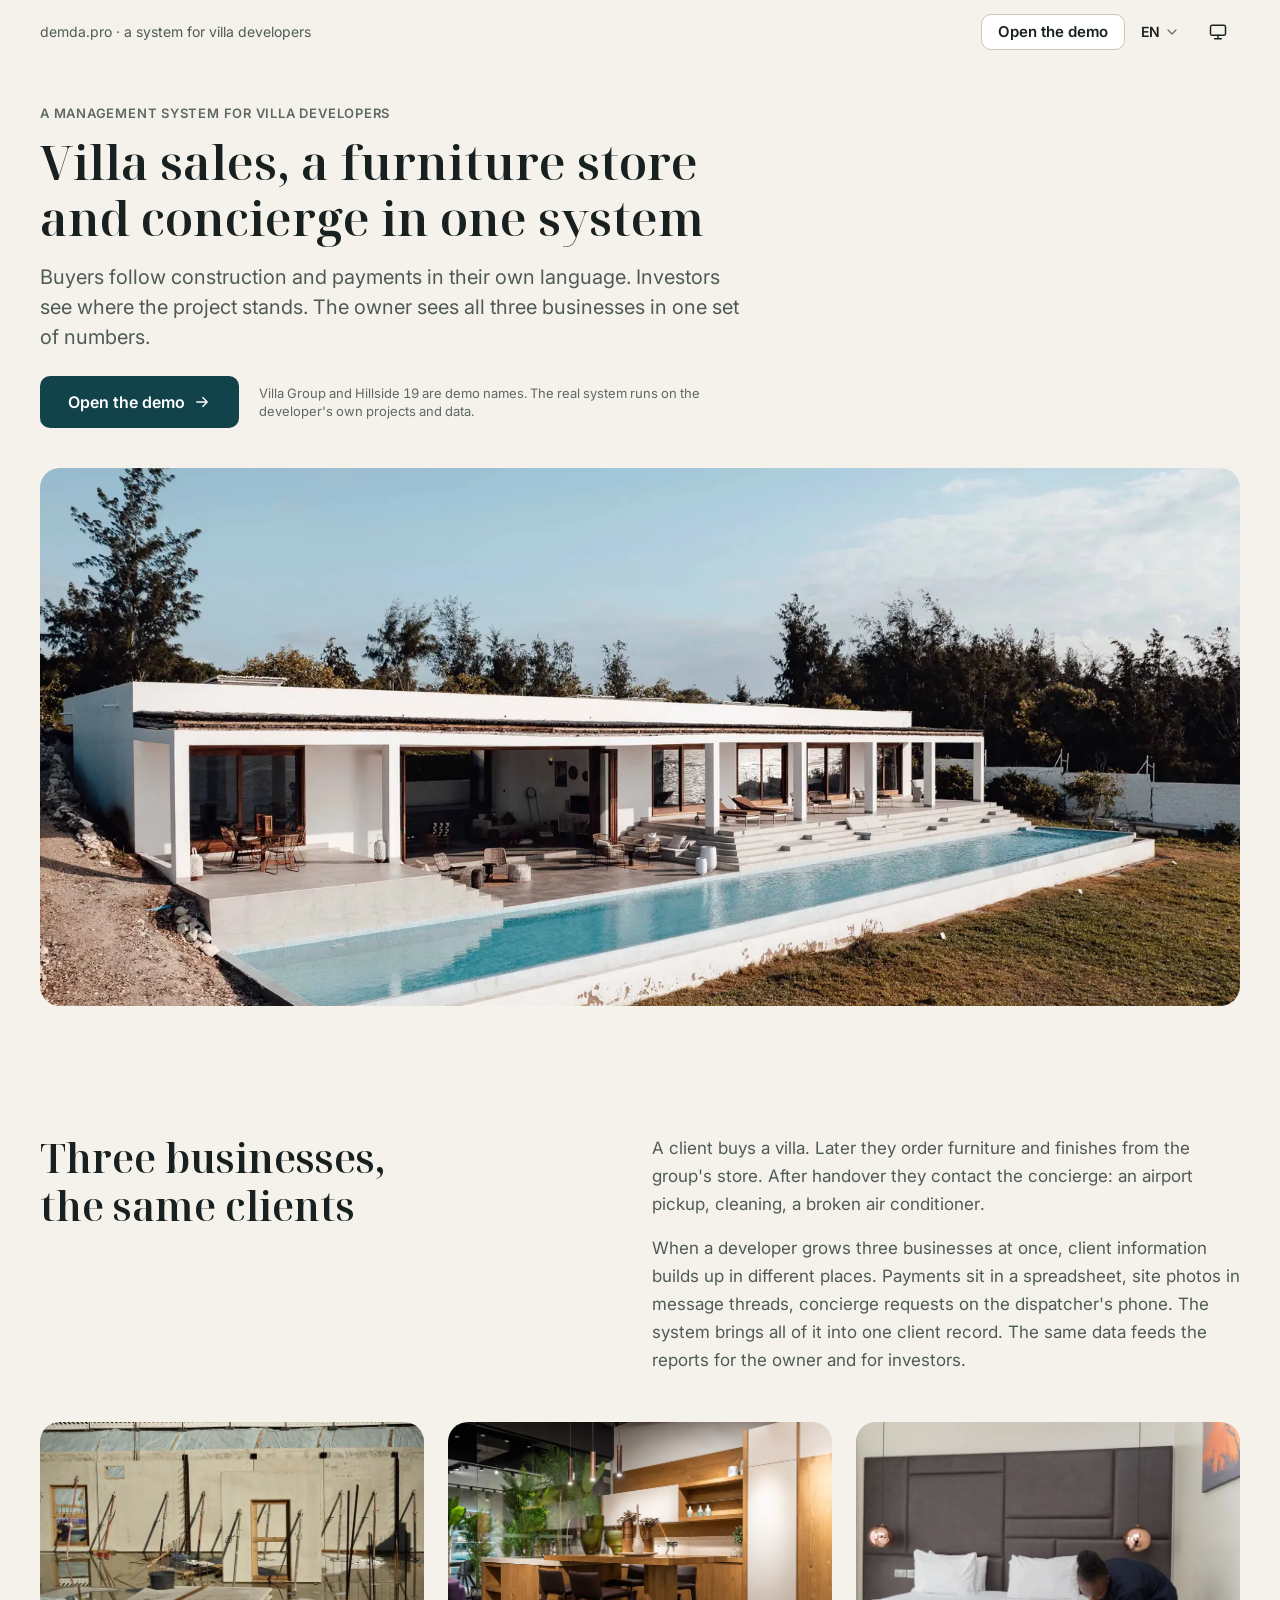
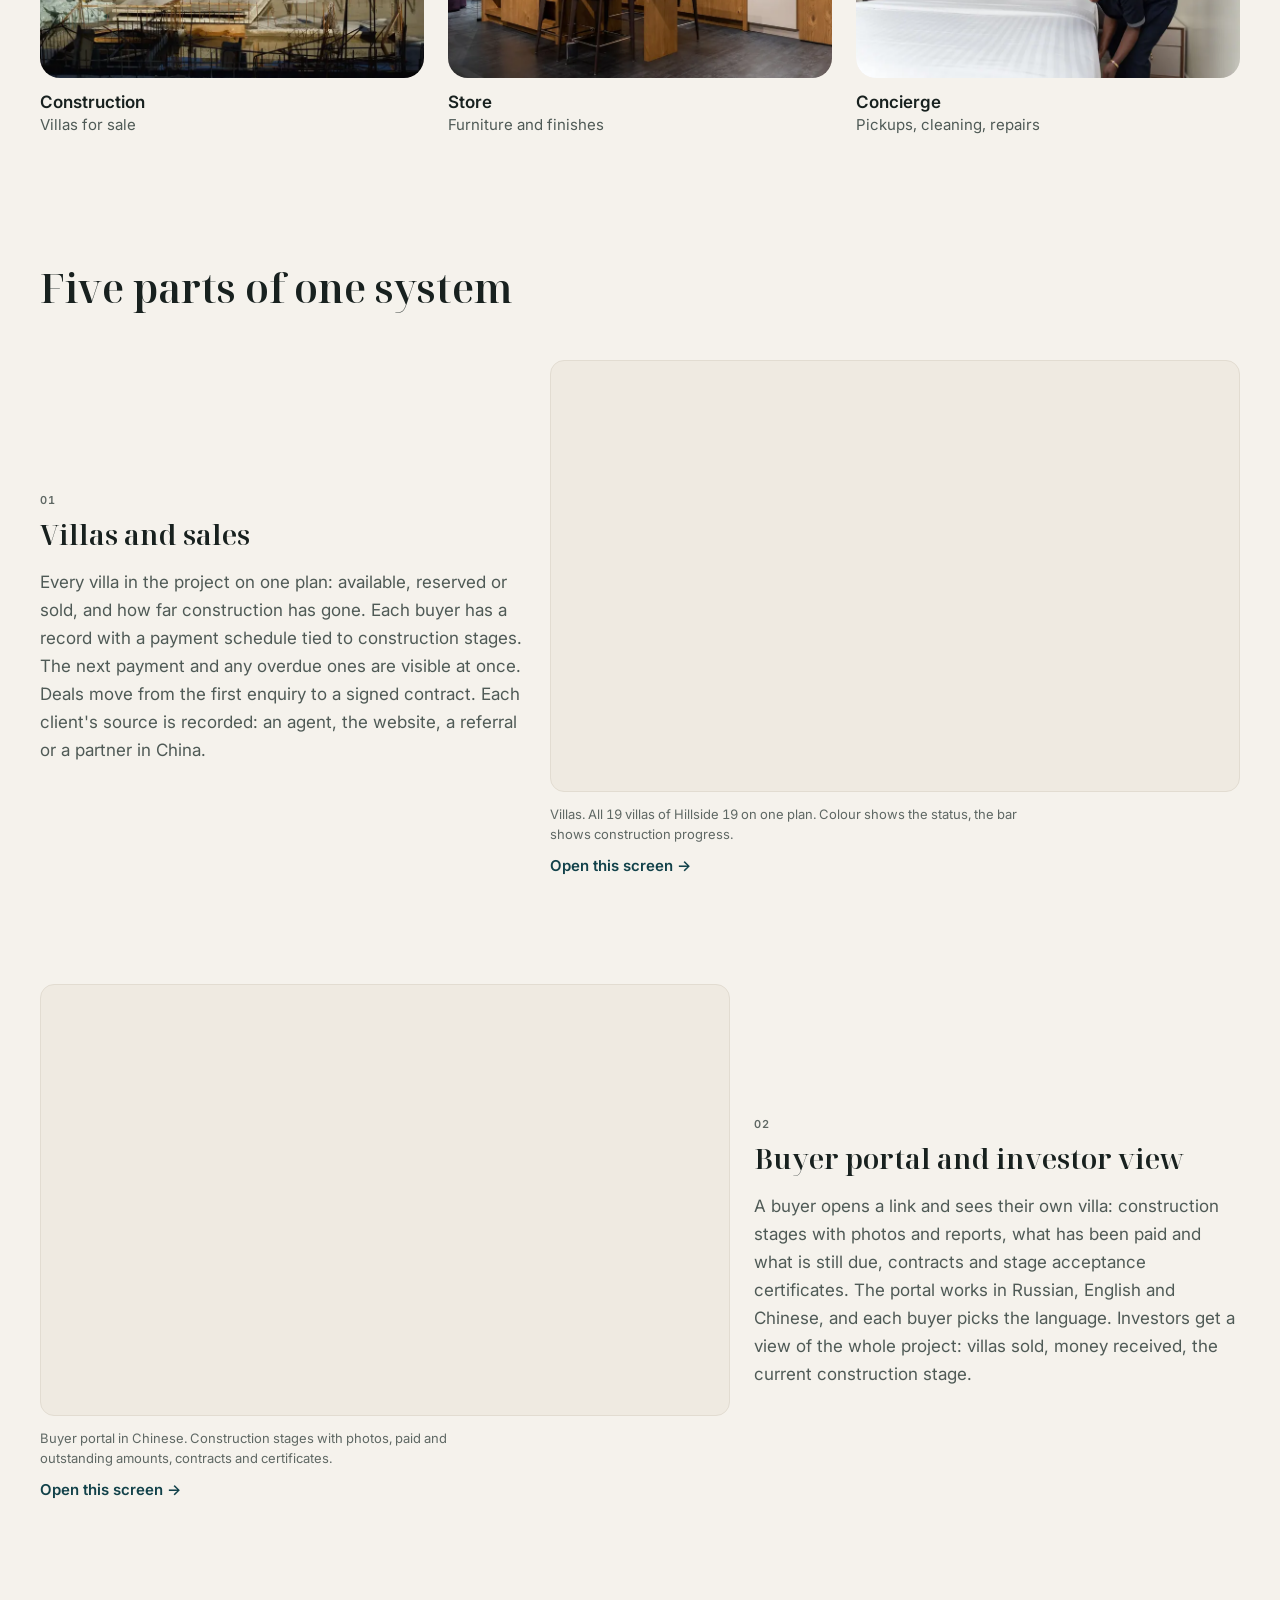
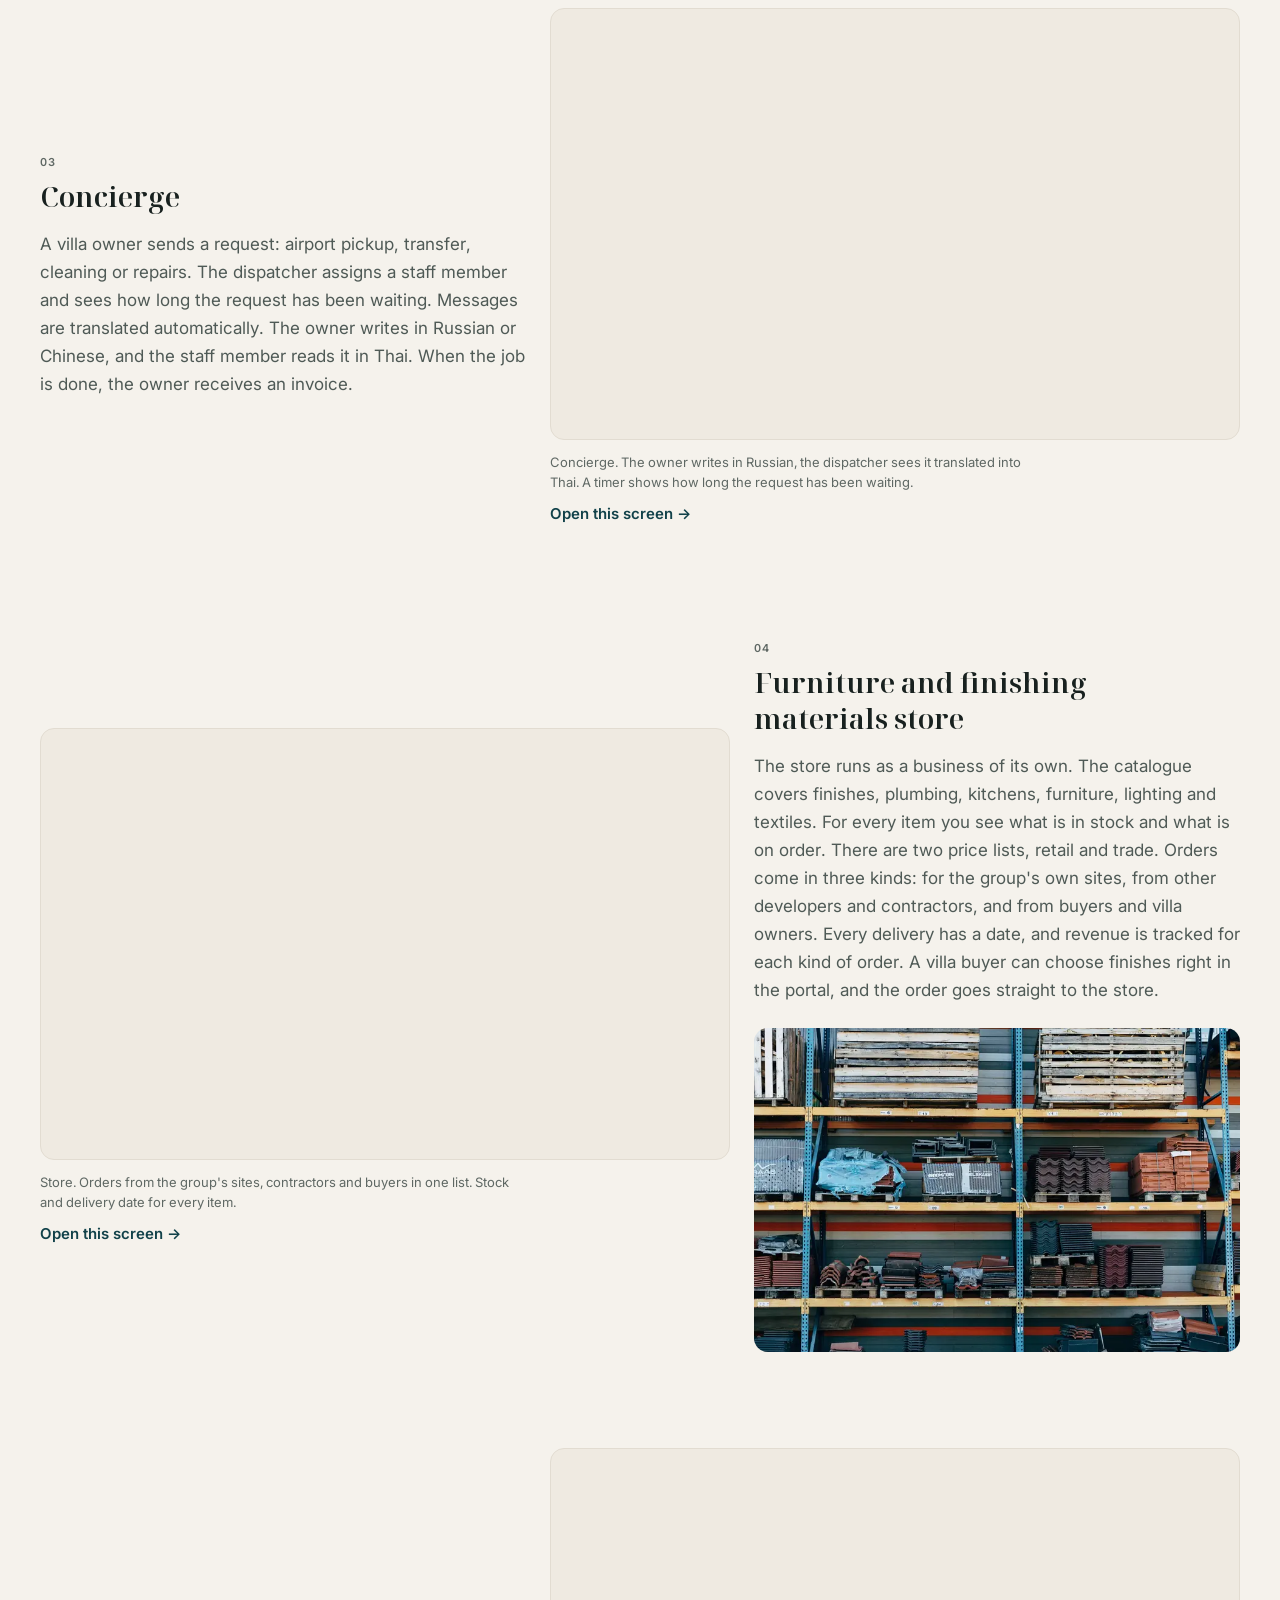
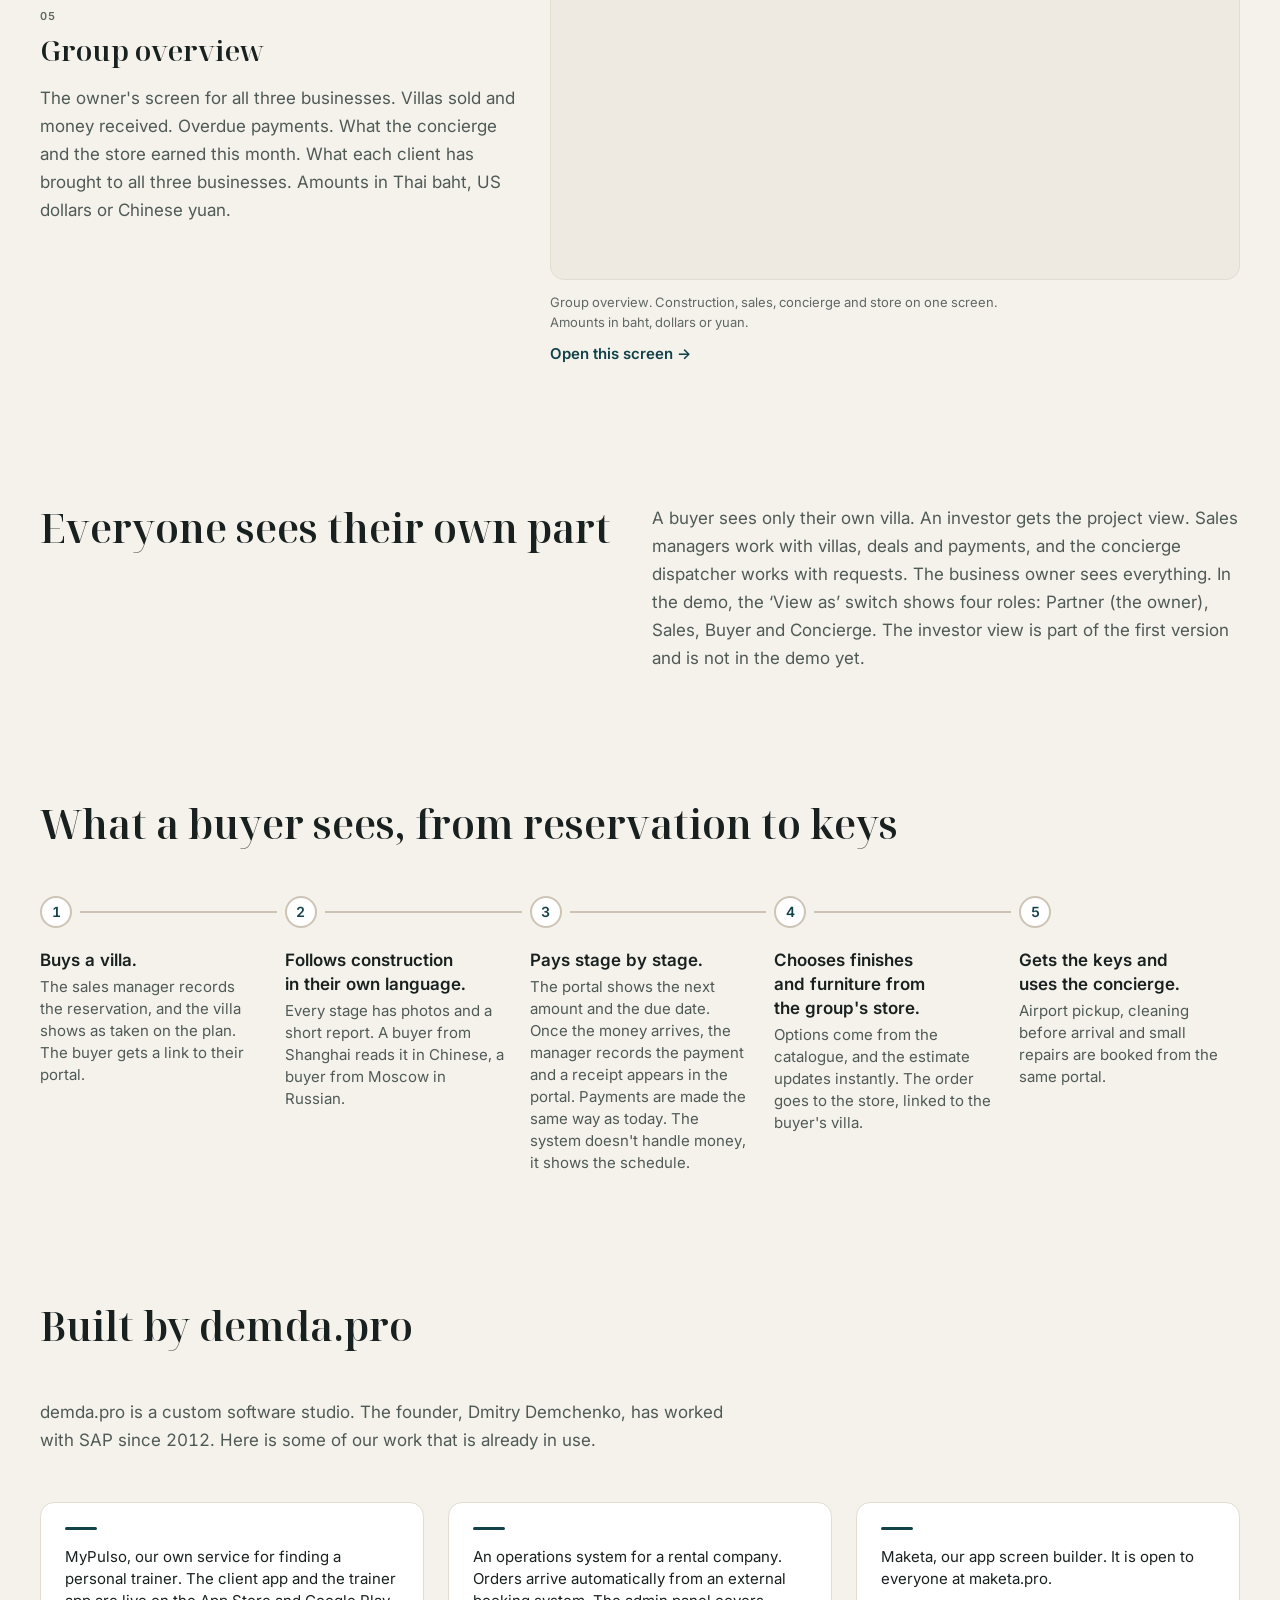
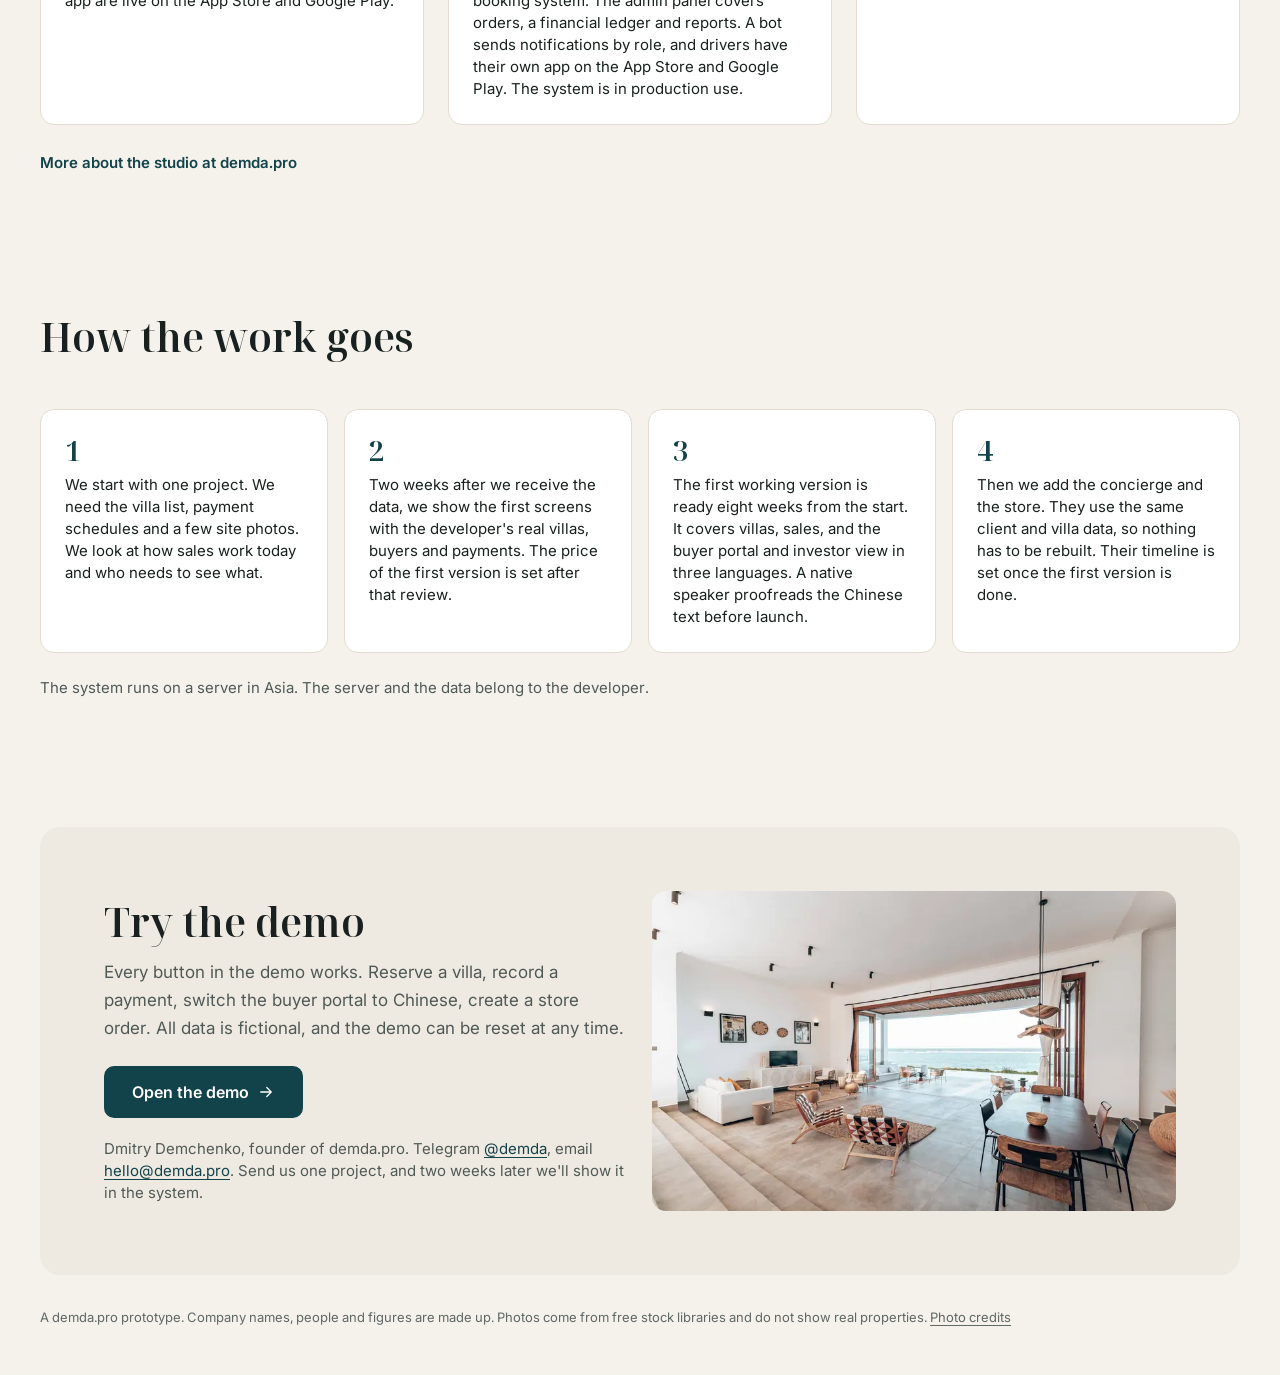
<file: phuket-villas/index.html>
<!doctype html>
<html lang="ru" data-lang="ru">
<head>
<meta charset="utf-8">
<meta name="viewport" content="width=device-width, initial-scale=1">
<meta name="robots" content="noindex, nofollow">
<meta name="color-scheme" content="light dark">
<meta name="theme-color" content="#F5F2EC">
<!-- Язык и тема выставляются до отрисовки: страница не мигает светлым при тёмной теме.
     Ключи localStorage общие с прототипом (тот же origin): vg-theme = system|light|dark, vg-lang = ru|en|zh. ?lang= важнее и записывается. -->
<script>
(function (d) {
  var s = null, th = 'system', lg = null, q = null;
  try { s = window.localStorage; th = s.getItem('vg-theme'); lg = s.getItem('vg-lang'); q = new URLSearchParams(location.search).get('lang'); } catch (e) {}
  if (th !== 'light' && th !== 'dark') th = 'system';
  if (q === 'ru' || q === 'en' || q === 'zh') { lg = q; try { s.setItem('vg-lang', q); } catch (e) {} }
  if (lg !== 'ru' && lg !== 'en' && lg !== 'zh') { var n = (navigator.language || '').toLowerCase(); lg = n.indexOf('zh') === 0 ? 'zh' : n.indexOf('ru') === 0 ? 'ru' : 'en'; }
  var dk = th === 'dark' || (th === 'system' && window.matchMedia && matchMedia('(prefers-color-scheme: dark)').matches);
  d.setAttribute('data-theme', dk ? 'dark' : 'light'); d.setAttribute('data-pref', th);
  d.setAttribute('data-lang', lg); d.lang = lg === 'zh' ? 'zh-Hans' : lg;
  var m = d.querySelector('meta[name=theme-color]'); if (m) m.content = dk ? '#0B100F' : '#F5F2EC';
  if (lg === 'zh') { var l = document.createElement('link'); l.rel = 'stylesheet'; l.setAttribute('data-zh', ''); l.href = 'https://fonts.googleapis.com/css2?family=Noto+Sans+SC:wght@400;600&family=Noto+Serif+SC:wght@600&display=swap'; document.head.appendChild(l); }
})(document.documentElement);
</script>
<title data-i18n="page_title">Villa Group · система для застройщика: описание</title>
<meta name="description" content="Villa Group: описание системы для застройщика на Пхукете. Лоты и продажи, кабинет покупателя, консьерж, магазин, сводка партнёра." data-i18n-attr="content:meta_desc">
<meta property="og:type" content="website">
<meta property="og:url" content="https://demda.pro/phuket-villas/">
<meta property="og:site_name" content="demda.pro">
<meta property="og:title" content="Виллы, магазин и консьерж в одной системе" data-i18n-attr="content:og_title">
<meta property="og:description" content="Покупатель следит за стройкой и платежами на своём языке. Владелец видит три бизнеса в одних цифрах. Демо на русском, английском и китайском." data-i18n-attr="content:og_description">
<meta property="og:image" content="https://demda.pro/phuket-villas/img/og.jpg">
<meta property="og:image:width" content="1200">
<meta property="og:image:height" content="630">
<meta name="twitter:card" content="summary_large_image">
<meta name="twitter:title" content="Виллы, магазин и консьерж в одной системе" data-i18n-attr="content:og_title">
<meta name="twitter:description" content="Покупатель следит за стройкой и платежами на своём языке. Владелец видит три бизнеса в одних цифрах. Демо на русском, английском и китайском." data-i18n-attr="content:og_description">
<meta name="twitter:image" content="https://demda.pro/phuket-villas/img/og.jpg">
<link rel="preconnect" href="https://fonts.googleapis.com">
<link rel="preconnect" href="https://fonts.gstatic.com" crossorigin>
<link rel="stylesheet" href="https://fonts.googleapis.com/css2?family=Inter:wght@400;500;600&family=Noto+Serif+Display:wght@600&display=swap">
<link rel="stylesheet" href="landing.css">
</head>
<body>
<svg width="0" height="0" style="position:absolute" aria-hidden="true" focusable="false"><defs>
<symbol id="i-sun" viewBox="0 0 24 24" fill="none" stroke="currentColor" stroke-width="1.75" stroke-linecap="round" stroke-linejoin="round"><circle cx="12" cy="12" r="4"/><path d="M12 2v2M12 20v2M4.93 4.93l1.41 1.41M17.66 17.66l1.41 1.41M2 12h2M20 12h2M6.34 17.66l-1.41 1.41M19.07 4.93l-1.41 1.41"/></symbol>
<symbol id="i-moon" viewBox="0 0 24 24" fill="none" stroke="currentColor" stroke-width="1.75" stroke-linecap="round" stroke-linejoin="round"><path d="M20 14.5A8 8 0 0 1 9.5 4a8 8 0 1 0 10.5 10.5z"/></symbol>
<symbol id="i-monitor" viewBox="0 0 24 24" fill="none" stroke="currentColor" stroke-width="1.75" stroke-linecap="round" stroke-linejoin="round"><rect x="3" y="4" width="18" height="12" rx="2"/><path d="M8 20h8M12 16v4"/></symbol>
<symbol id="i-chev" viewBox="0 0 24 24" fill="none" stroke="currentColor" stroke-width="1.75" stroke-linecap="round" stroke-linejoin="round"><path d="m6 9 6 6 6-6"/></symbol>
<symbol id="i-check" viewBox="0 0 24 24" fill="none" stroke="currentColor" stroke-width="2" stroke-linecap="round" stroke-linejoin="round"><path d="M20 6 9 17l-5-5"/></symbol>
<symbol id="i-arrow" viewBox="0 0 24 24" fill="none" stroke="currentColor" stroke-width="1.75" stroke-linecap="round" stroke-linejoin="round"><path d="M5 12h14M13 6l6 6-6 6"/></symbol>
<symbol id="i-image" viewBox="0 0 24 24" fill="none" stroke="currentColor" stroke-width="1.75" stroke-linecap="round" stroke-linejoin="round"><rect x="3" y="3" width="18" height="18" rx="2"/><circle cx="9" cy="9" r="2"/><path d="m21 15-3.09-3.09a2 2 0 0 0-2.82 0L6 21"/></symbol>
</defs></svg>

<header class="top"><div class="wrap">
  <a class="brand" href="#top" data-i18n-attr="aria-label:ui_home" aria-label="demda.pro, наверх"><b class="bm">demda.pro</b><span class="bn" data-i18n="topbar_name">demda.pro · система для застройщика</span></a>
  <div class="sp"></div>
  <a class="btn btn-o" data-demo href="app/?lang=ru#/dashboard"><span class="l-full" data-i18n="cta_button">Открыть демо</span><span class="l-short" data-i18n="header_demo">Демо</span></a>
  <div class="pop">
    <button class="ctl" id="lang-btn" type="button" aria-haspopup="menu" aria-expanded="false" aria-controls="lang-menu" data-i18n-attr="aria-label:ui_lang" aria-label="Язык"><span id="lang-cur">RU</span><svg class="chev" aria-hidden="true"><use href="#i-chev"/></svg></button>
    <div class="menu" id="lang-menu" role="menu" hidden>
      <button type="button" role="menuitemradio" aria-checked="true" data-v="ru"><span>Русский</span><svg class="chk" aria-hidden="true"><use href="#i-check"/></svg></button>
      <button type="button" role="menuitemradio" aria-checked="false" data-v="en"><span>English</span><svg class="chk" aria-hidden="true"><use href="#i-check"/></svg></button>
      <button type="button" role="menuitemradio" aria-checked="false" data-v="zh"><span>简体中文</span><svg class="chk" aria-hidden="true"><use href="#i-check"/></svg></button>
    </div>
  </div>
  <div class="pop">
    <button class="ctl" id="theme-btn" type="button" aria-haspopup="menu" aria-expanded="false" aria-controls="theme-menu" aria-label="Тема">
      <svg class="ti ti-system" aria-hidden="true"><use href="#i-monitor"/></svg><svg class="ti ti-light" aria-hidden="true"><use href="#i-sun"/></svg><svg class="ti ti-dark" aria-hidden="true"><use href="#i-moon"/></svg>
    </button>
    <div class="menu" id="theme-menu" role="menu" hidden>
      <button type="button" role="menuitemradio" aria-checked="true" data-v="system"><svg aria-hidden="true"><use href="#i-monitor"/></svg><span data-i18n="ui_theme_system">Как в системе</span><svg class="chk" aria-hidden="true"><use href="#i-check"/></svg></button>
      <button type="button" role="menuitemradio" aria-checked="false" data-v="light"><svg aria-hidden="true"><use href="#i-sun"/></svg><span data-i18n="ui_theme_light">Светлая</span><svg class="chk" aria-hidden="true"><use href="#i-check"/></svg></button>
      <button type="button" role="menuitemradio" aria-checked="false" data-v="dark"><svg aria-hidden="true"><use href="#i-moon"/></svg><span data-i18n="ui_theme_dark">Тёмная</span><svg class="chk" aria-hidden="true"><use href="#i-check"/></svg></button>
    </div>
  </div>
</div></header>

<main id="top">
<section class="hero wrap">
  <p class="eyebrow" data-i18n="hero_eyebrow">Система для застройщика вилл</p>
  <h1 data-i18n="h1">Виллы, магазин и консьерж в одной системе</h1>
  <p class="lead" data-i18n="lead">Покупатель следит за стройкой и платежами на своём языке. Вы видите три бизнеса в одних цифрах.</p>
  <div class="hero-cta">
    <a class="btn btn-p btn-l" data-demo href="app/?lang=ru#/dashboard"><span data-i18n="cta_button">Открыть демо</span><svg aria-hidden="true"><use href="#i-arrow"/></svg></a>
    <p class="note" data-i18n="demo_note">Villa Group и проект Hillside 19 — названия для демо. В вашей системе будут ваши проекты и ваши данные.</p>
  </div>
  <div class="ph"><svg class="phi" aria-hidden="true"><use href="#i-image"/></svg><picture><source media="(max-width:767px)" srcset="img/d-hero-m-800.webp"><img src="img/d-hero-1600.webp" width="1600" height="900" fetchpriority="high" decoding="async" alt="Готовая вилла с плоской кровлей и бассейном на склоне холма, вокруг тропическая зелень" data-i18n-attr="alt:alt_d_hero" onerror="this.hidden=true"></picture></div>
</section>

<section class="sec wrap rv pain">
  <h2 data-i18n="pain_title">Три бизнеса, одни и те же клиенты</h2>
  <div class="pain-t" data-i18n="pain_text" data-i18n-as="p"><p>Человек покупает у вас виллу. Потом заказывает в вашем магазине мебель и отделку. После передачи ключей пишет консьержу: встретить в аэропорту, убрать дом, починить кондиционер.</p><p>Когда у застройщика растут сразу три бизнеса, сведения о клиенте копятся в разных местах. Платежи лежат в таблице, фото со стройки в переписке, заявки консьержу в телефоне диспетчера. Система собирает всё это в одну карточку клиента. Из тех же данных складывается отчёт для вас и для инвесторов.</p></div>
  <ul class="biz">
    <li><div class="ph r32"><svg class="phi" aria-hidden="true"><use href="#i-image"/></svg><img src="img/d-biz-build-800.webp" srcset="img/d-biz-build-800.webp 800w, img/d-biz-build-1600.webp 1600w" sizes="(min-width:1024px) 390px, (min-width:768px) 33vw, 82vw" width="1600" height="1067" loading="lazy" decoding="async" alt="Стройка виллы: стена с арматурой на фоне тропической зелени" data-i18n-attr="alt:alt_d_biz_build" onerror="this.hidden=true"></div><b data-i18n="biz_build" data-i18n-i="0">Застройка</b><span data-i18n="biz_build" data-i18n-i="1">Виллы на продажу</span></li>
    <li><div class="ph r32"><svg class="phi" aria-hidden="true"><use href="#i-image"/></svg><img src="img/d-biz-shop-800.webp" srcset="img/d-biz-shop-800.webp 800w, img/d-biz-shop-1600.webp 1600w" sizes="(min-width:1024px) 390px, (min-width:768px) 33vw, 82vw" width="1600" height="1067" loading="lazy" decoding="async" alt="Шоурум отделки и мебели: стенд с образцами плитки и камня, диван и светильник" data-i18n-attr="alt:alt_d_biz_shop" onerror="this.hidden=true"></div><b data-i18n="biz_shop" data-i18n-i="0">Магазин</b><span data-i18n="biz_shop" data-i18n-i="1">Мебель и отделка</span></li>
    <li><div class="ph r32"><svg class="phi" aria-hidden="true"><use href="#i-image"/></svg><img src="img/d-biz-service-800.webp" srcset="img/d-biz-service-800.webp 800w, img/d-biz-service-1600.webp 1600w" sizes="(min-width:1024px) 390px, (min-width:768px) 33vw, 82vw" width="1600" height="1067" loading="lazy" decoding="async" alt="Горничная заправляет кровать в спальне виллы" data-i18n-attr="alt:alt_d_biz_service_maid" onerror="this.hidden=true"></div><b data-i18n="biz_service" data-i18n-i="0">Консьерж</b><span data-i18n="biz_service" data-i18n-i="1">Трансфер, уборка, ремонт</span></li>
  </ul>
</section>

<section class="sec wrap" id="modules">
  <h2 class="rv" data-i18n="modules_title">Из чего состоит система</h2>
  <article class="mod rv">
    <div class="mod-t"><span class="mn">01</span><h3 data-i18n="m1_title">Лоты и продажи</h3><p data-i18n="m1_text">Все виллы проекта на одной схеме: свободна, бронь, продана и сколько построено. У каждого покупателя карточка с графиком платежей по этапам стройки. Сразу видно, какой платёж следующий и какой просрочен. Сделки идут по воронке, от первого звонка до договора. По каждому клиенту записано, кто его привёл: агент, сайт, рекомендация или партнёр в Китае.</p></div>
    <figure class="mod-f" data-frame="ru"><a class="shot-link" data-demo="#/lots" href="app/?lang=ru#/lots" tabindex="-1" aria-hidden="true"><div class="shot th-light"><picture><source media="(max-width:767px)" srcset="img/demo/frame-m-1-ru-light-800.webp"><img src="img/demo/frame-1-ru-light-1600.webp" srcset="img/demo/frame-1-ru-light-800.webp 800w, img/demo/frame-1-ru-light-1600.webp 1600w" sizes="(min-width:1024px) 700px, (min-width:768px) 100vw, 280px" width="1600" height="1000" loading="lazy" decoding="async" alt="Экран «Лоты» в демо: 19 вилл проекта Hillside 19, у каждой статус и полоса готовности стройки" data-i18n-attr="alt:alt_frame_1" onerror="this.hidden=true"></picture></div><div class="shot th-dark"><picture><source media="(max-width:767px)" srcset="img/demo/frame-m-1-ru-dark-800.webp"><img src="img/demo/frame-1-ru-dark-1600.webp" srcset="img/demo/frame-1-ru-dark-800.webp 800w, img/demo/frame-1-ru-dark-1600.webp 1600w" sizes="(min-width:1024px) 700px, (min-width:768px) 100vw, 280px" width="1600" height="1000" loading="lazy" decoding="async" alt="Экран «Лоты» в демо: 19 вилл проекта Hillside 19, у каждой статус и полоса готовности стройки" data-i18n-attr="alt:alt_frame_1" onerror="this.hidden=true"></picture></div></a><figcaption data-i18n="caption_1">Лоты. Все 19 вилл Hillside 19 на одной схеме. Цвет показывает статус, полоса показывает, сколько построено.</figcaption><a class="open" data-demo="#/lots" href="app/?lang=ru#/lots"><span data-i18n="caption_link">Открыть этот экран</span></a></figure>
  </article>
  <article class="mod rv">
    <div class="mod-t"><span class="mn">02</span><h3 data-i18n="m2_title">Кабинет покупателя и инвестора</h3><p data-i18n="m2_text">Покупатель открывает ссылку и видит свою виллу. Там этапы стройки с фото и отчётами, сколько оплачено и сколько осталось, договоры и акты. Кабинет работает на русском, английском и китайском, язык покупатель выбирает сам. Инвестор видит сводку по всему проекту: сколько вилл продано, сколько денег пришло, на каком этапе стройка.</p></div>
    <figure class="mod-f" data-frame="zh"><a class="shot-link" data-demo="#/villa" href="app/?lang=ru#/villa" tabindex="-1" aria-hidden="true"><div class="shot th-light"><picture><source media="(max-width:767px)" srcset="img/demo/frame-m-2-zh-light-800.webp"><img src="img/demo/frame-2-zh-light-1600.webp" srcset="img/demo/frame-2-zh-light-800.webp 800w, img/demo/frame-2-zh-light-1600.webp 1600w" sizes="(min-width:1024px) 700px, (min-width:768px) 100vw, 280px" width="1600" height="1000" loading="lazy" decoding="async" alt="Кабинет покупателя на китайском: этапы стройки с фото, сколько оплачено и сколько осталось" data-i18n-attr="alt:alt_frame_2" onerror="this.hidden=true"></picture></div><div class="shot th-dark"><picture><source media="(max-width:767px)" srcset="img/demo/frame-m-2-zh-dark-800.webp"><img src="img/demo/frame-2-zh-dark-1600.webp" srcset="img/demo/frame-2-zh-dark-800.webp 800w, img/demo/frame-2-zh-dark-1600.webp 1600w" sizes="(min-width:1024px) 700px, (min-width:768px) 100vw, 280px" width="1600" height="1000" loading="lazy" decoding="async" alt="Кабинет покупателя на китайском: этапы стройки с фото, сколько оплачено и сколько осталось" data-i18n-attr="alt:alt_frame_2" onerror="this.hidden=true"></picture></div></a><figcaption data-i18n="caption_2">Кабинет покупателя на китайском. Этапы стройки с фото, оплачено и осталось, договоры и акты.</figcaption><a class="open" data-demo="#/villa" href="app/?lang=ru#/villa"><span data-i18n="caption_link">Открыть этот экран</span></a></figure>
  </article>
  <article class="mod rv">
    <div class="mod-t"><span class="mn">03</span><h3 data-i18n="m3_title">Консьерж</h3><p data-i18n="m3_text">Владелец виллы оставляет заявку: встреча в аэропорту, трансфер, уборка, ремонт. Диспетчер назначает исполнителя и видит, сколько времени заявка ждёт ответа. Переписка переводится сама. Владелец пишет по-русски или по-китайски, исполнитель читает по-тайски. Когда работа сделана, владелец получает счёт.</p></div>
    <figure class="mod-f" data-frame="ru"><a class="shot-link" data-demo="#/concierge/k118" href="app/?lang=ru#/concierge/k118" tabindex="-1" aria-hidden="true"><div class="shot th-light"><picture><source media="(max-width:767px)" srcset="img/demo/frame-m-3-ru-light-800.webp"><img src="img/demo/frame-3-ru-light-1600.webp" srcset="img/demo/frame-3-ru-light-800.webp 800w, img/demo/frame-3-ru-light-1600.webp 1600w" sizes="(min-width:1024px) 700px, (min-width:768px) 100vw, 280px" width="1600" height="1000" loading="lazy" decoding="async" alt="Заявка К-118 в консьерже: встреча в аэропорту, переписка с владельцем и перевод сообщений" data-i18n-attr="alt:alt_frame_3" onerror="this.hidden=true"></picture></div><div class="shot th-dark"><picture><source media="(max-width:767px)" srcset="img/demo/frame-m-3-ru-dark-800.webp"><img src="img/demo/frame-3-ru-dark-1600.webp" srcset="img/demo/frame-3-ru-dark-800.webp 800w, img/demo/frame-3-ru-dark-1600.webp 1600w" sizes="(min-width:1024px) 700px, (min-width:768px) 100vw, 280px" width="1600" height="1000" loading="lazy" decoding="async" alt="Заявка К-118 в консьерже: встреча в аэропорту, переписка с владельцем и перевод сообщений" data-i18n-attr="alt:alt_frame_3" onerror="this.hidden=true"></picture></div></a><figcaption data-i18n="caption_3">Консьерж. Владелец пишет по-русски, диспетчер видит перевод на тайский. Таймер показывает, сколько заявка ждёт ответа.</figcaption><a class="open" data-demo="#/concierge/k118" href="app/?lang=ru#/concierge/k118"><span data-i18n="caption_link">Открыть этот экран</span></a></figure>
  </article>
  <article class="mod rv">
    <div class="mod-t"><span class="mn">04</span><h3 data-i18n="m4_title">Магазин мебели и отделки</h3><p data-i18n="m4_text">Магазин работает как отдельный бизнес. В каталоге отделка, сантехника, кухни, мебель, свет и текстиль. По каждой позиции видно, сколько лежит на складе и что везут под заказ. Цены две: розничная и для партнёров. Заказы трёх видов: на ваши стройки, от других застройщиков и подрядчиков, от покупателей и владельцев вилл. У каждой поставки свой срок, выручка считается по каждому виду заказов. Покупатель виллы выбирает отделку прямо в своём кабинете, и заказ сразу попадает в магазин.</p><div class="mod-w"><div class="ph"><svg class="phi" aria-hidden="true"><use href="#i-image"/></svg><img src="img/d-warehouse-800.webp" srcset="img/d-warehouse-800.webp 800w, img/d-warehouse-1600.webp 1600w" sizes="(min-width:1024px) 420px, 100vw" width="1600" height="1067" loading="lazy" decoding="async" alt="Склад магазина: стеллажи с коробками и паллеты с плиткой" data-i18n-attr="alt:alt_d_warehouse" onerror="this.hidden=true"></div></div></div>
    <figure class="mod-f" data-frame="ru"><a class="shot-link" data-demo="#/shop/orders" href="app/?lang=ru#/shop/orders" tabindex="-1" aria-hidden="true"><div class="shot th-light"><picture><source media="(max-width:767px)" srcset="img/demo/frame-m-4-ru-light-800.webp"><img src="img/demo/frame-4-ru-light-1600.webp" srcset="img/demo/frame-4-ru-light-800.webp 800w, img/demo/frame-4-ru-light-1600.webp 1600w" sizes="(min-width:1024px) 700px, (min-width:768px) 100vw, 280px" width="1600" height="1000" loading="lazy" decoding="async" alt="Экран «Заказы» магазина: заказы трёх каналов со статусом, суммой и сроком поставки" data-i18n-attr="alt:alt_frame_4" onerror="this.hidden=true"></picture></div><div class="shot th-dark"><picture><source media="(max-width:767px)" srcset="img/demo/frame-m-4-ru-dark-800.webp"><img src="img/demo/frame-4-ru-dark-1600.webp" srcset="img/demo/frame-4-ru-dark-800.webp 800w, img/demo/frame-4-ru-dark-1600.webp 1600w" sizes="(min-width:1024px) 700px, (min-width:768px) 100vw, 280px" width="1600" height="1000" loading="lazy" decoding="async" alt="Экран «Заказы» магазина: заказы трёх каналов со статусом, суммой и сроком поставки" data-i18n-attr="alt:alt_frame_4" onerror="this.hidden=true"></picture></div></a><figcaption data-i18n="caption_4">Магазин. Заказы своих строек, подрядчиков и покупателей в одном списке. У каждой позиции видно склад и срок поставки.</figcaption><a class="open" data-demo="#/shop/orders" href="app/?lang=ru#/shop/orders"><span data-i18n="caption_link">Открыть этот экран</span></a></figure>
  </article>
  <article class="mod rv">
    <div class="mod-t"><span class="mn">05</span><h3 data-i18n="m5_title">Сводка группы</h3><p data-i18n="m5_text">Экран владельца: три бизнеса в одних цифрах. Сколько вилл продано и сколько денег пришло. Какие платежи просрочены. Сколько за месяц заработали консьерж и магазин. Отдельно видно, сколько каждый клиент принёс всем трём бизнесам. Суммы показываются в батах, долларах или юанях.</p></div>
    <figure class="mod-f" data-frame="ru"><a class="shot-link" data-demo="#/dashboard" href="app/?lang=ru#/dashboard" tabindex="-1" aria-hidden="true"><div class="shot th-light"><picture><source media="(max-width:767px)" srcset="img/demo/frame-m-5-ru-light-800.webp"><img src="img/demo/frame-5-ru-light-1600.webp" srcset="img/demo/frame-5-ru-light-800.webp 800w, img/demo/frame-5-ru-light-1600.webp 1600w" sizes="(min-width:1024px) 700px, (min-width:768px) 100vw, 280px" width="1600" height="1000" loading="lazy" decoding="async" alt="Сводка группы в демо: продажи вилл, поступления, консьерж и магазин на одном экране" data-i18n-attr="alt:alt_frame_5" onerror="this.hidden=true"></picture></div><div class="shot th-dark"><picture><source media="(max-width:767px)" srcset="img/demo/frame-m-5-ru-dark-800.webp"><img src="img/demo/frame-5-ru-dark-1600.webp" srcset="img/demo/frame-5-ru-dark-800.webp 800w, img/demo/frame-5-ru-dark-1600.webp 1600w" sizes="(min-width:1024px) 700px, (min-width:768px) 100vw, 280px" width="1600" height="1000" loading="lazy" decoding="async" alt="Сводка группы в демо: продажи вилл, поступления, консьерж и магазин на одном экране" data-i18n-attr="alt:alt_frame_5" onerror="this.hidden=true"></picture></div></a><figcaption data-i18n="caption_5">Сводка группы. Стройка, продажи, консьерж и магазин на одном экране. Суммы в батах, долларах или юанях.</figcaption><a class="open" data-demo="#/dashboard" href="app/?lang=ru#/dashboard"><span data-i18n="caption_link">Открыть этот экран</span></a></figure>
  </article>
</section>

<section class="sec wrap rv pain" id="roles">
  <h2 data-i18n="roles_title">Каждый видит своё</h2>
  <div class="pain-t" data-i18n="roles_text" data-i18n-as="p"><p>Покупатель видит только свою виллу. Инвестор получает сводку по проекту. Менеджер продаж работает с виллами, сделками и платежами, диспетчер консьержа с заявками. Владелец видит всё. В демо роли переключаются кнопкой «Смотреть как»: Партнёр (это владелец), Продажи, Покупатель, Консьерж. Сводки инвестора в демо пока нет, она входит в первую версию.</p></div>
</section>

<section class="sec wrap rv">
  <h2 data-i18n="journey_title">Что видит покупатель от брони до ключей</h2>
  <ol class="jr">
    <li><i class="jn">1</i><h3 data-i18n="journey_1" data-i18n-as="jh">Покупает виллу.</h3><p data-i18n="journey_1" data-i18n-as="jt">Менеджер ставит бронь, и вилла на схеме становится занятой. Покупатель получает ссылку на свой кабинет.</p></li>
    <li><i class="jn">2</i><h3 data-i18n="journey_2" data-i18n-as="jh">Следит за стройкой на своём языке.</h3><p data-i18n="journey_2" data-i18n-as="jt">У каждого этапа фото и короткий отчёт. Покупатель из Шанхая читает по-китайски, из Москвы по-русски.</p></li>
    <li><i class="jn">3</i><h3 data-i18n="journey_3" data-i18n-as="jh">Платит по этапам.</h3><p data-i18n="journey_3" data-i18n-as="jt">В кабинете видно, сколько платить дальше и до какого числа. Деньги пришли — менеджер отмечает платёж, и в кабинете появляется квитанция. Сами деньги идут как сейчас: система их не принимает, она показывает график.</p></li>
    <li><i class="jn">4</i><h3 data-i18n="journey_4" data-i18n-as="jh">Выбирает отделку и мебель в вашем магазине.</h3><p data-i18n="journey_4" data-i18n-as="jt">Варианты берёт из каталога, смета пересчитывается сразу. Заказ уходит в магазин и привязан к его вилле.</p></li>
    <li><i class="jn">5</i><h3 data-i18n="journey_5" data-i18n-as="jh">Получает ключи и пользуется консьержем.</h3><p data-i18n="journey_5" data-i18n-as="jt">Встречу в аэропорту, уборку перед приездом и мелкий ремонт заказывает из того же кабинета.</p></li>
  </ol>
</section>

<section class="sec wrap rv" id="about">
  <h2 data-i18n="about_title">Систему делает студия demda.pro</h2>
  <p class="about-t" data-i18n="about_text">Мы студия заказной разработки. Основатель студии Дмитрий Демченко работает с SAP с 2012 года. Вот что уже работает из сделанного нами.</p>
  <ul class="facts">
    <li><span class="fn" aria-hidden="true"></span><p data-i18n="about_fact_1">MyPulso, наш сервис для поиска персонального тренера. Приложения клиента и тренера опубликованы в App Store и Google Play.</p></li>
    <li><span class="fn" aria-hidden="true"></span><p data-i18n="about_fact_2">Система для прокатной компании. Заказы приходят сами из внешней системы бронирования. В админке заказы, финансовый журнал и отчёты. Бот рассылает уведомления по ролям, у водителей своё приложение в App Store и Google Play. Система в боевой эксплуатации.</p></li>
    <li><span class="fn" aria-hidden="true"></span><p data-i18n="about_fact_3">Maketa, наш конструктор экранов приложения. Открыт для всех на maketa.pro.</p></li>
  </ul>
  <a class="open about-l" href="https://demda.pro/" rel="noopener" data-href-ru="https://demda.pro/" data-href-other="https://demda.pro/en/" data-i18n="about_link">Подробнее о студии на demda.pro</a>
</section>

<section class="sec wrap rv">
  <h2 data-i18n="process_title">Как пойдёт работа</h2>
  <ol class="steps">
    <li><span class="sn">1</span><p data-i18n="process_steps" data-i18n-i="0">Берём один ваш проект. Нужны список вилл, графики оплат и несколько фото со стройки. Разбираемся, как вы продаёте сейчас и кто что должен видеть.</p></li>
    <li><span class="sn">2</span><p data-i18n="process_steps" data-i18n-i="1">Через две недели после получения данных показываем первые экраны. На них ваши виллы, ваши покупатели и ваши платежи. После показа считаем цену первой версии.</p></li>
    <li><span class="sn">3</span><p data-i18n="process_steps" data-i18n-i="2">Первая версия, на которой можно работать, готова через 8 недель от начала. В неё входят лоты, продажи и кабинет покупателя и инвестора на трёх языках. Китайские тексты кабинета до запуска вычитывает носитель языка.</p></li>
    <li><span class="sn">4</span><p data-i18n="process_steps" data-i18n-i="3">Потом подключаем консьержа и магазин. Они встают на ту же базу клиентов и вилл, переделывать ничего не придётся. Сроки по ним назовём после первой версии.</p></li>
  </ol>
  <p class="pnote" data-i18n="process_note">Систему ставим на сервер в Азии. Сервер ваш, данные тоже ваши.</p>
</section>

<section class="sec wrap rv">
  <div class="cta">
    <div class="ph"><svg class="phi" aria-hidden="true"><use href="#i-image"/></svg><img src="img/d-interior-800.webp" srcset="img/d-interior-800.webp 800w, img/d-interior-1600.webp 1600w" sizes="(min-width:1024px) 520px, 100vw" width="1600" height="900" loading="lazy" decoding="async" alt="Гостиная готовой виллы с выходом на террасу и бассейн, отделка из дерева и камня" data-i18n-attr="alt:alt_d_interior" onerror="this.hidden=true"></div>
    <div class="cta-t">
      <h2 data-i18n="cta_title">Откройте демо и покажите партнёрам</h2>
      <p data-i18n="cta_text">В демо работает каждая кнопка. Можно поставить бронь, отметить платёж, переключить кабинет на китайский, собрать заказ в магазине. Данные выдуманы, демо можно сбросить в любой момент.</p>
      <a class="btn btn-p btn-l" data-demo href="app/?lang=ru#/dashboard"><span data-i18n="cta_button">Открыть демо</span><svg aria-hidden="true"><use href="#i-arrow"/></svg></a>
      <p class="contact" data-i18n="contact" data-i18n-as="contact">Дмитрий Демченко, основатель demda.pro. Telegram <a href="https://t.me/demda" rel="noopener">@demda</a>, почта <a href="mailto:hello@demda.pro">hello@demda.pro</a>. Пришлите один проект, и через две недели покажем его в системе.</p>
    </div>
  </div>
</section>
</main>

<footer class="wrap foot"><span data-i18n="footer_note">Прототип demda.pro. Названия компаний, имена людей и цифры вымышлены. Фото взяты из открытых фотобанков и не изображают реальные объекты.</span> <a href="img/CREDITS.md" data-i18n="footer_credits">Авторы фото</a></footer>

<script src="landing-texts.js"></script>
<script src="landing.js"></script>
</body>
</html>
</file>
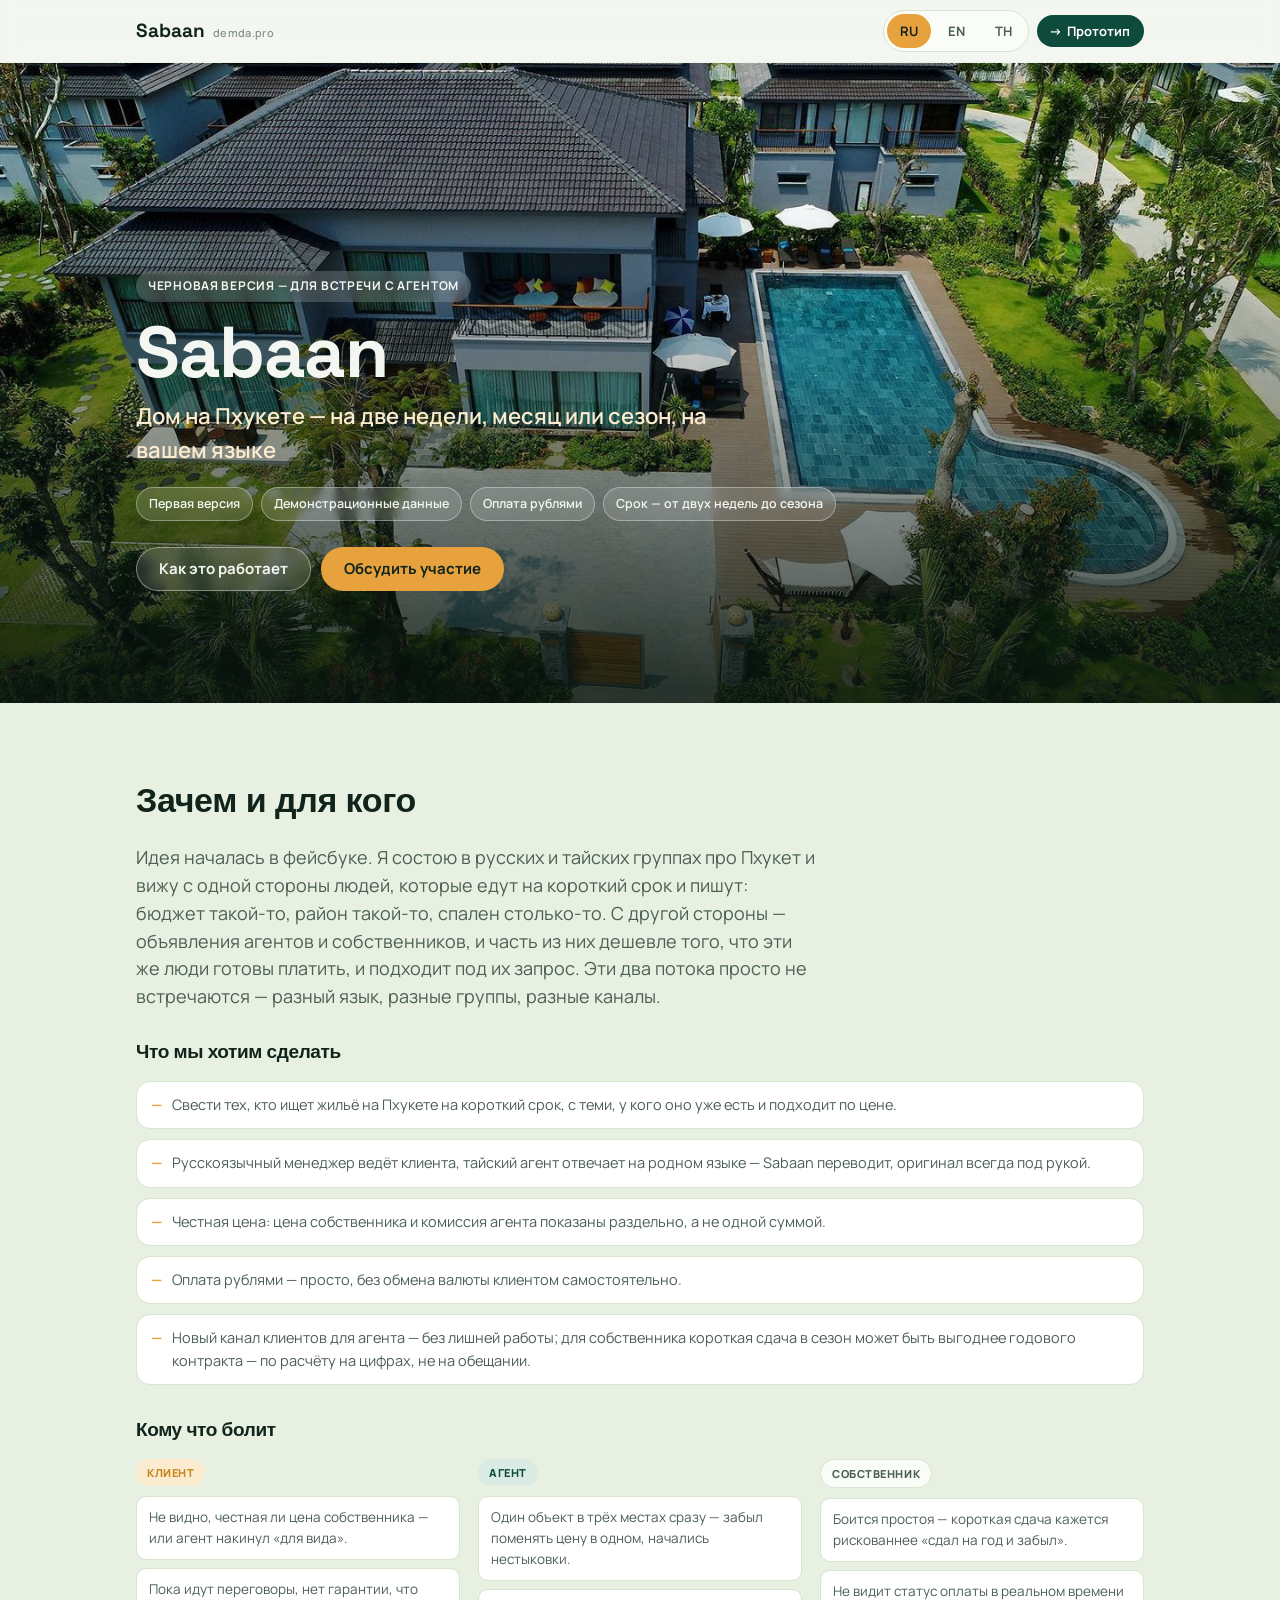
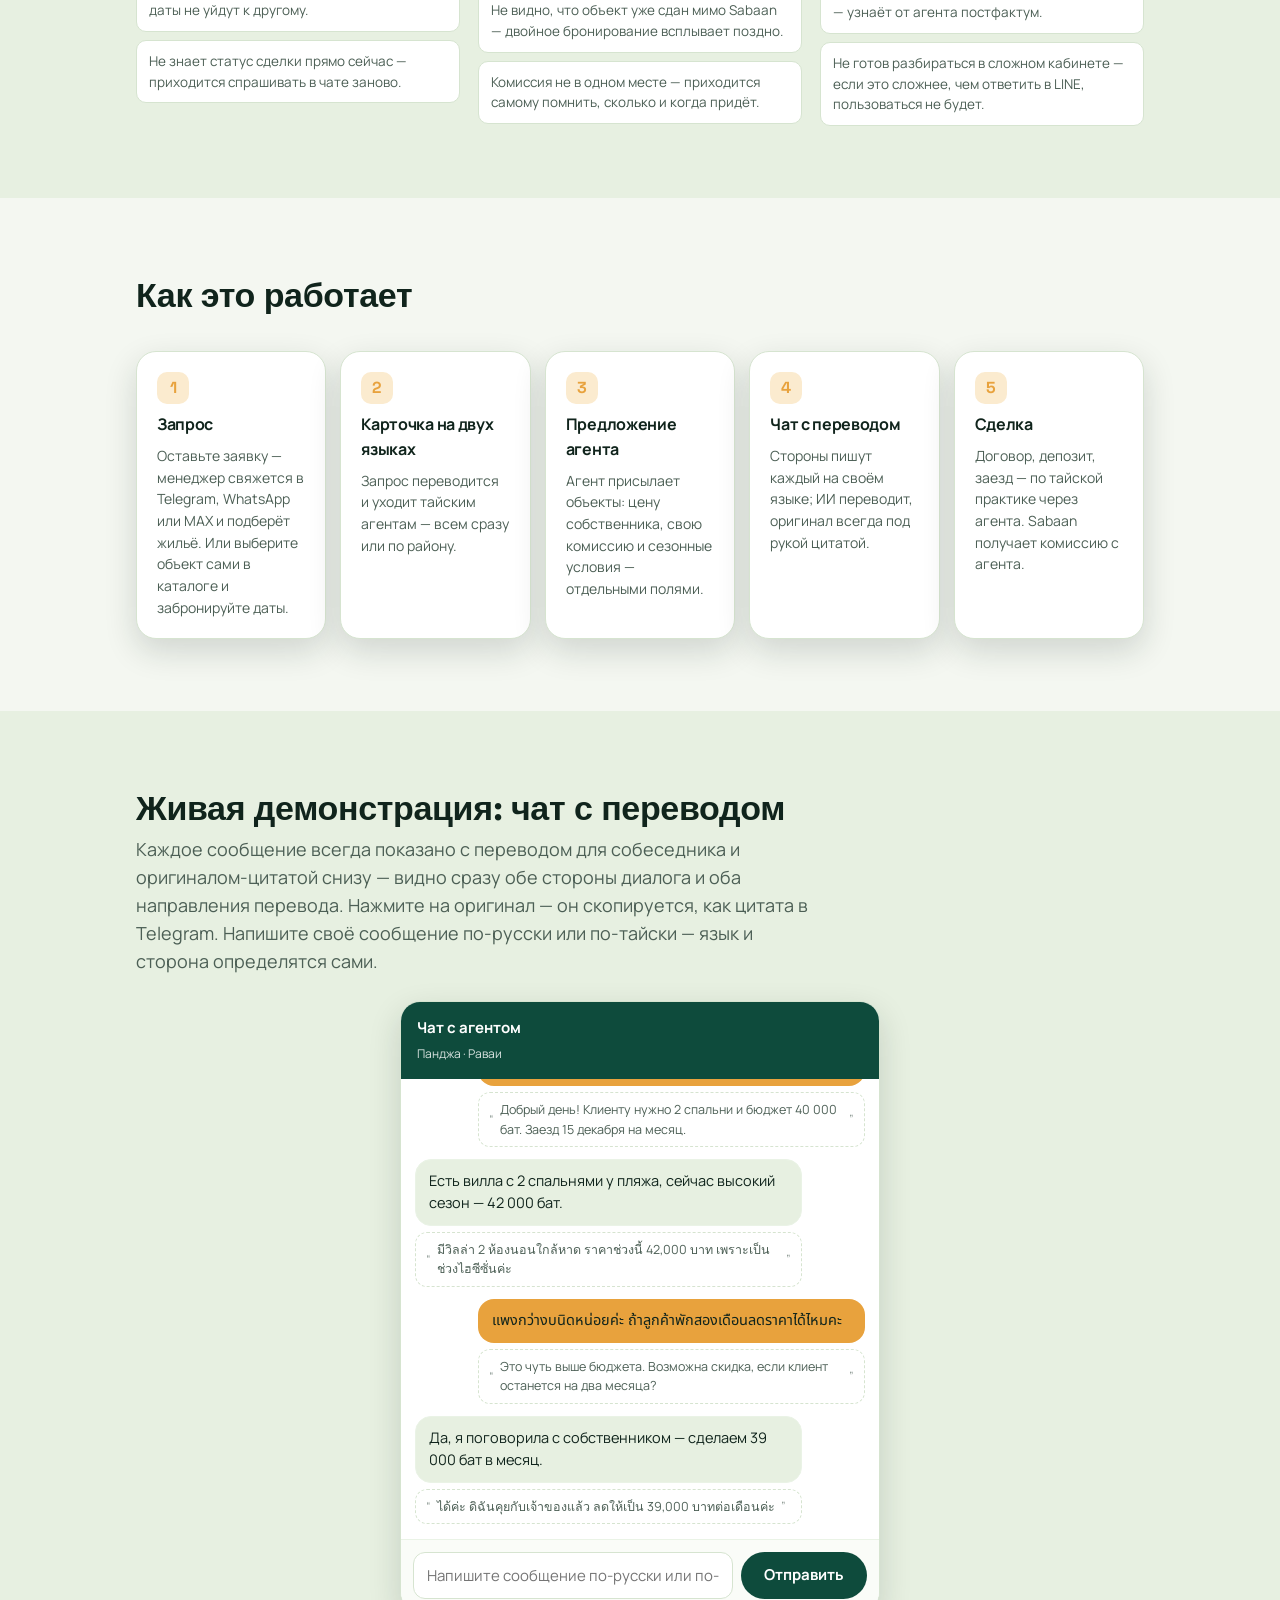
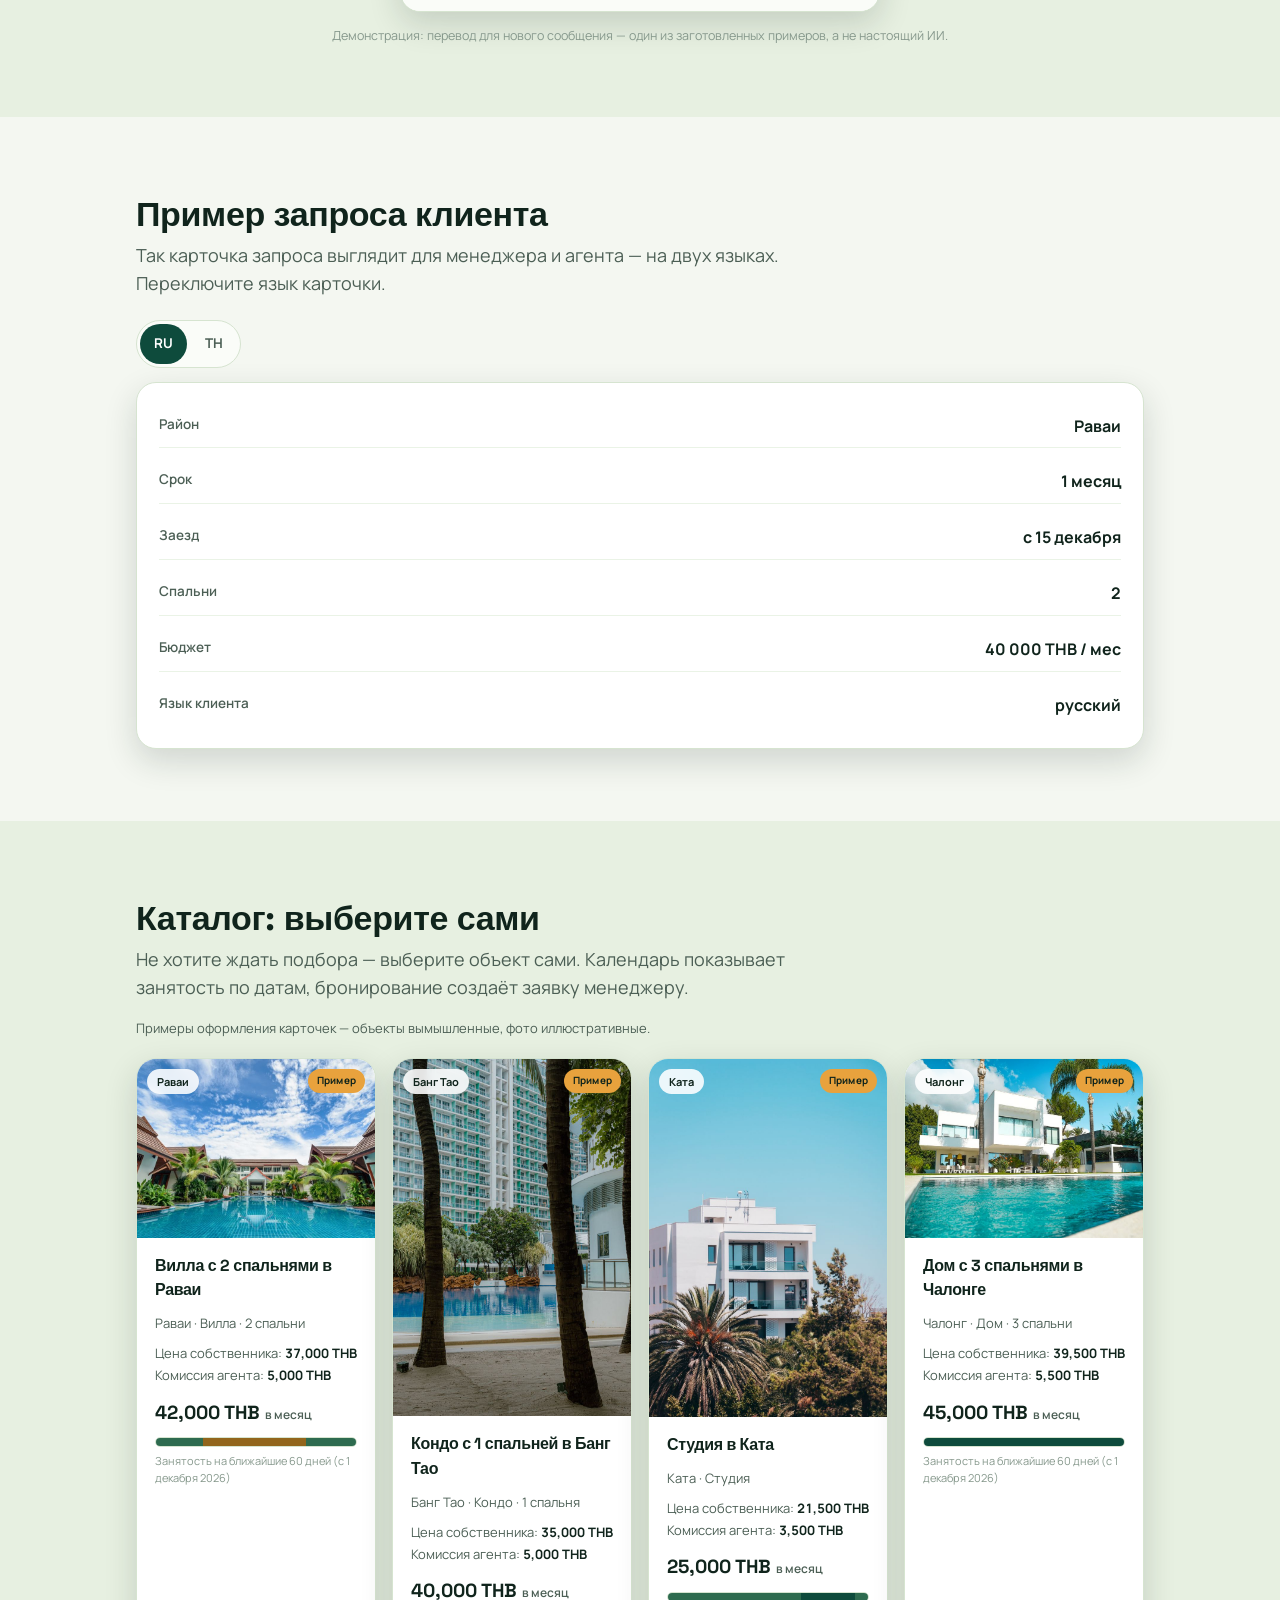
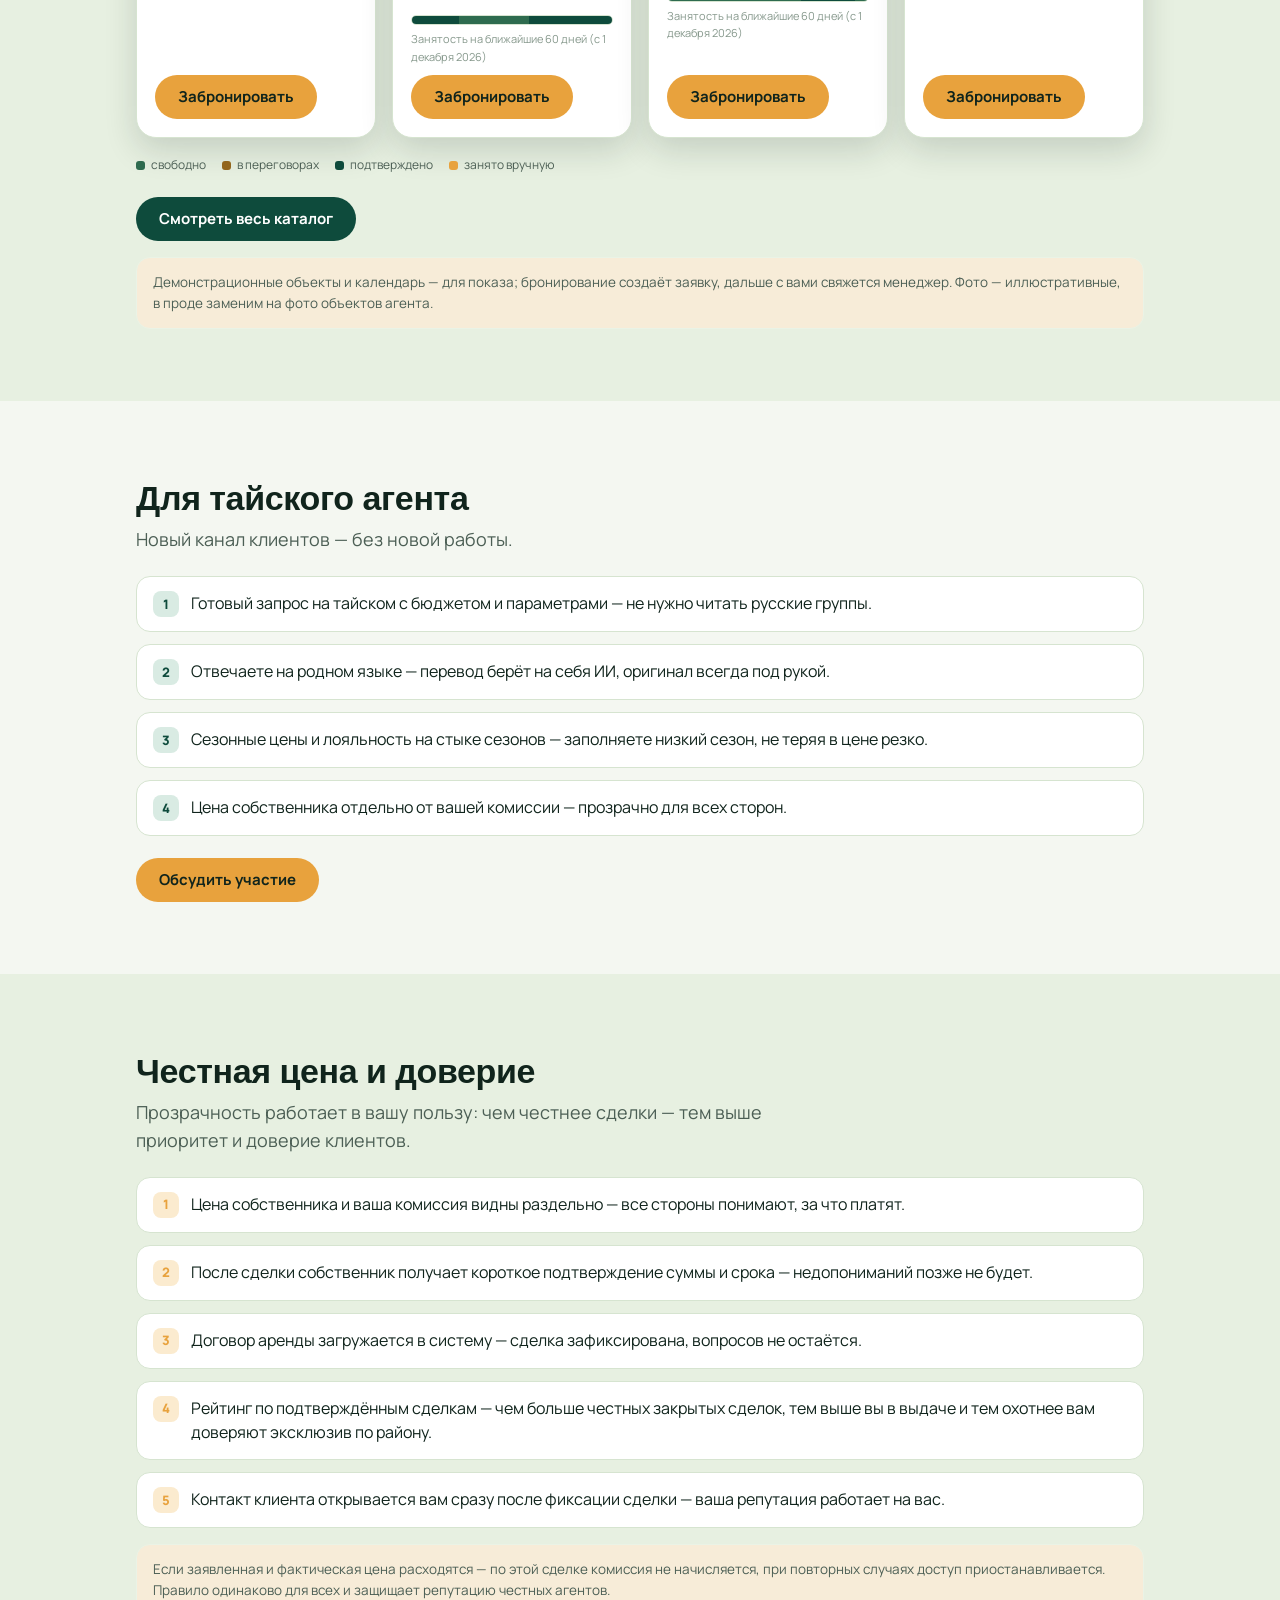
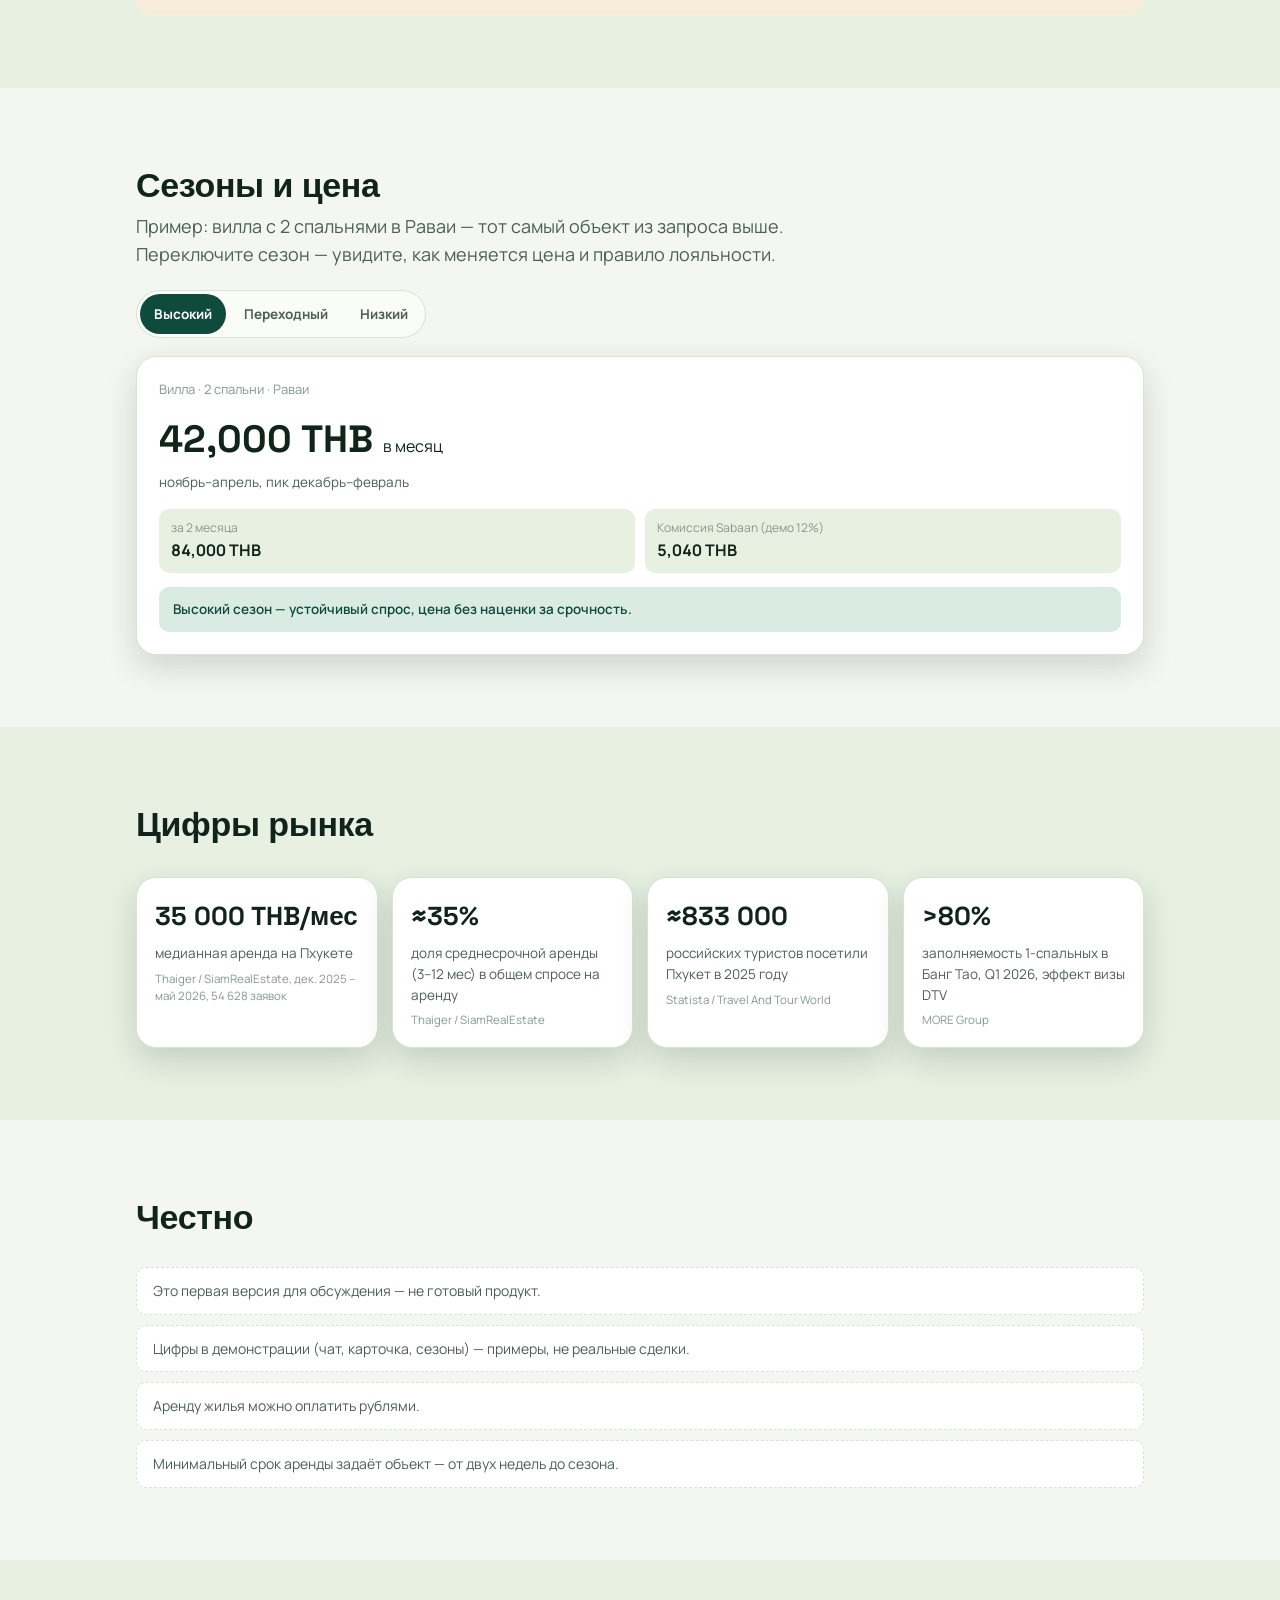
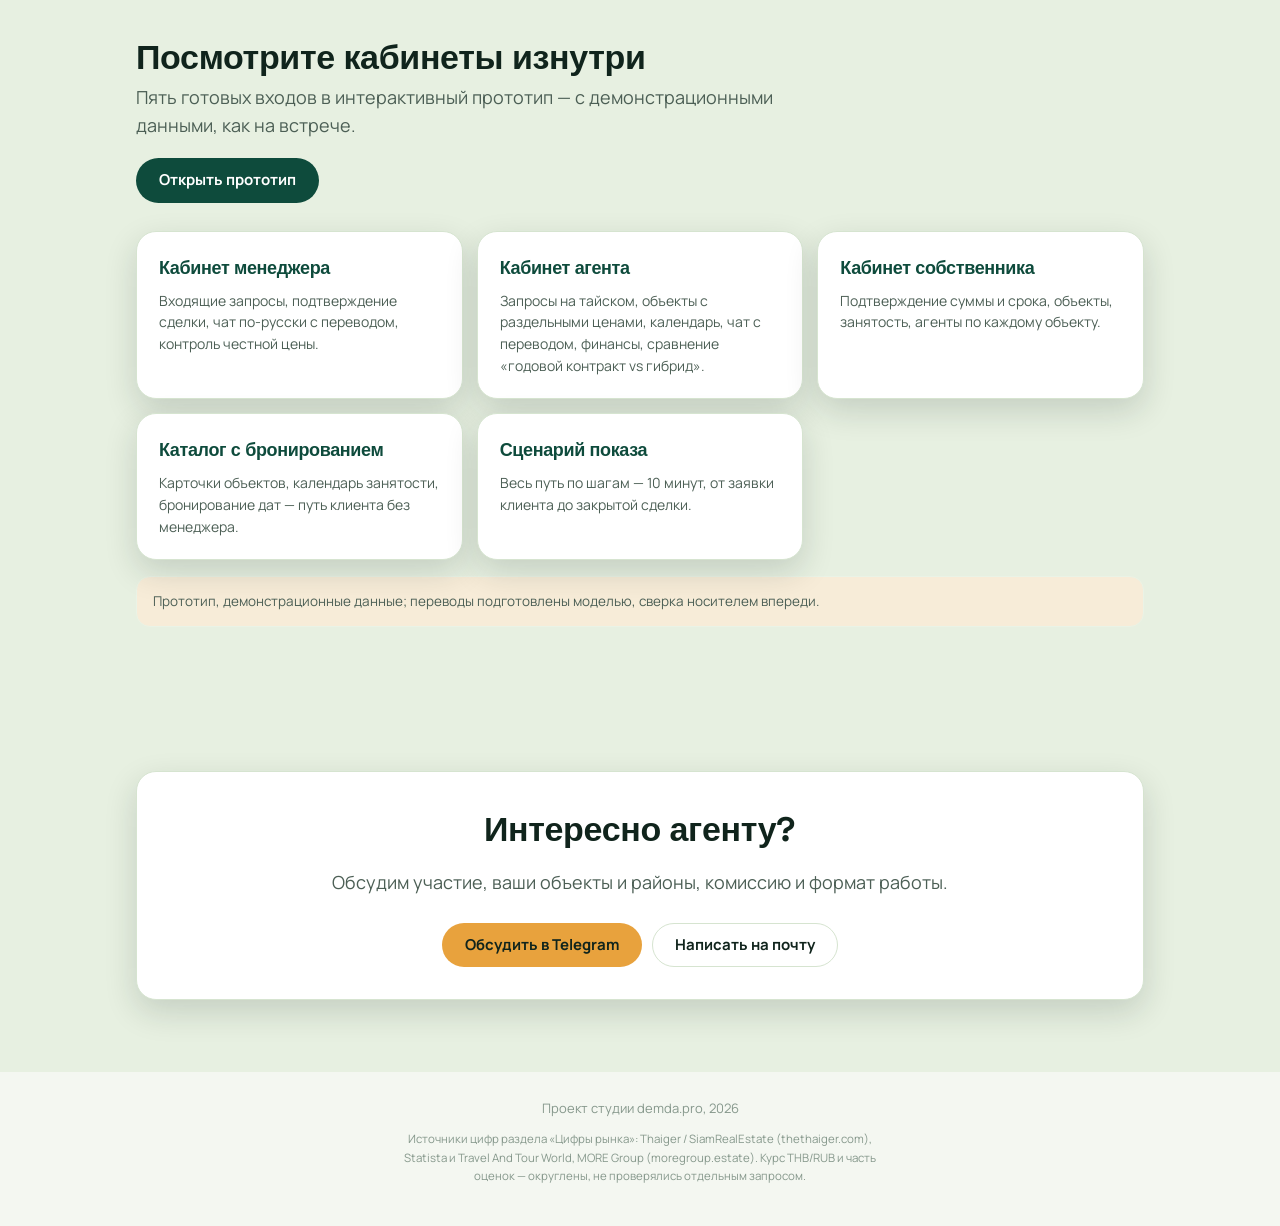
<file: sabaan/index.html>
<!doctype html>
<html lang="ru" data-theme="b">
<head>
<meta charset="utf-8">
<meta name="viewport" content="width=device-width, initial-scale=1">
<meta name="robots" content="noindex, nofollow">
<title>Sabaan</title>
<meta name="description" content="Sabaan — среднесрочная аренда жилья на Пхукете через тайских агентов с переводом чата ИИ. Демонстрация для встречи.">
<link rel="preconnect" href="https://fonts.googleapis.com">
<link rel="preconnect" href="https://fonts.gstatic.com" crossorigin>
<link rel="stylesheet" href="https://fonts.googleapis.com/css2?family=Space+Grotesk:wght@500;600;700&family=Manrope:wght@400;500;600;700;800&family=Noto+Sans+Thai:wght@400;500;600;700;800&display=swap">
<style>
  :root{
    --radius-lg:20px; --radius-md:14px; --radius-sm:10px;
    --ok:#2E6B4F; --ok-soft:#E1EFE6;
    --warn:#92651C; --warn-soft:#F7ECD8;
  }
  @media (prefers-color-scheme: dark){
    :root{ --ok:#8AD3A8; --ok-soft:#1E3327; --warn:#E3B564; --warn-soft:#39300F; }
  }

  /* ===== «Тропический модернизм» ===== */
  :root{
    --bg:#F4F7F1; --bg-alt:#E7F0E1; --card:#FFFFFF; --card-alt:#FAFCF8;
    --ink:#10241C; --soft:#4C5F55; --faint:#86988C;
    --border:#D6E4D0; --border-soft:#EAF3E6;
    --accent:#E8A23D; --accent-hover:#C6851F; --accent-soft:#FBEBCF; --accent-contrast:#10241C;
    --teal:#0E4B3C; --teal-soft:#D9EBE3; --teal-contrast:#FFFFFF;
    --shadow:0 12px 32px rgba(16,36,28,.16);
    --font-display:'Space Grotesk',-apple-system,sans-serif; --font-display-th:'Noto Sans Thai',sans-serif;
    --font-body:'Manrope',-apple-system,BlinkMacSystemFont,sans-serif; --font-body-th:'Noto Sans Thai',sans-serif;
    --scrim-strong:rgba(8,20,14,.85); --scrim-mid:rgba(8,20,14,.3); --hero-ink:#F4F7F1; --hero-slogan:#FBEBCF;
  }
  @media (prefers-color-scheme: dark){
    :root{
      --bg:#0D1712; --bg-alt:#132019; --card:#132019; --card-alt:#182821;
      --ink:#EAF3E9; --soft:#B9CBC0; --faint:#7E9488;
      --border:#20362B; --border-soft:#192B22;
      --accent:#F4BD68; --accent-hover:#F8CE8B; --accent-soft:#2B2413; --accent-contrast:#10241C;
      --teal:#3E9C7E; --teal-soft:#152A22; --teal-contrast:#08150F;
      --shadow:0 12px 32px rgba(0,0,0,.55);
    }
  }
  h1, h2, h3{letter-spacing:-.02em}
  /* Тайский: тональные знаки и диакритики стоят стеком над буквой — отрицательный трекинг их сталкивает. */
  html[lang="th"] h1, html[lang="th"] h2, html[lang="th"] h3{letter-spacing:normal}
  .display{font-weight:700}
  html[lang="th"] .display{font-weight:800}

  *{box-sizing:border-box}
  html,body{margin:0;padding:0;max-width:100%;overflow-x:hidden}
  body{
    background:var(--bg); color:var(--ink); font-family:var(--font-body);
    line-height:1.55; -webkit-font-smoothing:antialiased;
  }
  html[lang="th"] body, [lang="th"]{font-family:var(--font-body-th), var(--font-body)}
  html[lang="th"] .display, [lang="th"].display{font-family:var(--font-display-th), var(--font-display)}
  .display{font-family:var(--font-display)}
  a{color:var(--accent)}
  .wrap{max-width:1040px;margin:0 auto;padding-inline:16px}
  section{padding-block:44px}
  @media (min-width:768px){ section{padding-block:72px} }
  h1,h2,h3{margin:0; color:var(--ink)}
  h2{font-family:var(--font-display); font-weight:700; font-size:26px; letter-spacing:-.01em}
  @media (min-width:768px){ h2{font-size:34px} }
  p{margin:0}
  .eyebrow{
    display:inline-flex; align-items:center; gap:6px; font-size:12px; font-weight:700;
    letter-spacing:.06em; text-transform:uppercase; color:var(--accent);
    background:var(--accent-soft); padding:6px 12px; border-radius:20px;
  }
  .lead{color:var(--soft); font-size:16px; max-width:62ch}
  @media (min-width:768px){ .lead{font-size:18px} }

  /* focus */
  a:focus-visible, button:focus-visible, input:focus-visible, [tabindex]:focus-visible{
    outline:2.5px solid var(--accent); outline-offset:2px; border-radius:6px;
  }

  /* top bar */
  .topbar{
    position:sticky; top:0; z-index:40; backdrop-filter:blur(10px);
    background:color-mix(in srgb, var(--bg) 88%, transparent);
    border-bottom:1px solid var(--border-soft);
  }
  .topbar-inner{display:flex; align-items:center; justify-content:space-between; gap:10px; padding-block:10px; flex-wrap:wrap}
  .brand{display:flex; align-items:baseline; gap:8px; font-family:var(--font-display); font-weight:700; font-size:19px}
  .brand small{font-family:var(--font-body); font-weight:600; font-size:11px; color:var(--faint); letter-spacing:.03em}
  @media (max-width:479px){ .brand small{display:none} }
  .switchers{display:flex; gap:8px; align-items:center; flex-wrap:wrap}
  .langsw{display:flex; gap:4px; background:var(--card-alt); border:1px solid var(--border); border-radius:999px; padding:3px}
  .langsw button{
    font:inherit; font-size:13px; font-weight:700; color:var(--soft); background:none; border:0;
    padding:7px 13px; border-radius:999px; cursor:pointer; min-height:32px;
  }
  .langsw button[aria-pressed="true"]{background:var(--accent); color:var(--accent-contrast)}

  .draft-strip{
    display:none; font-size:12px; color:var(--warn); background:var(--warn-soft);
    border-top:1px solid var(--border-soft); text-align:center; padding:6px 10px;
  }
  html[lang="th"] .draft-strip{display:block}

  /* hero — фото на всю ширину со скримом */
  .hero{position:relative; overflow:hidden; display:flex; align-items:flex-end;
    min-height:100vh; min-height:calc(100svh - 62px)}
  @media (min-width:768px){ .hero{min-height:640px} }
  .hero-media{position:absolute; inset:0; z-index:0}
  .hero-media img{width:100%; height:100%; object-fit:cover; display:block}
  .hero-media .scrim{position:absolute; inset:0;
    background:linear-gradient(to top, var(--scrim-strong) 0%, var(--scrim-mid) 46%, transparent 78%)}
  .hero .wrap{position:relative; z-index:1; padding-block:36px 40px; width:100%}
  .badges{display:flex; flex-wrap:wrap; gap:8px; margin-top:20px}
  .badge{
    font-size:12.5px; font-weight:600; color:var(--hero-ink); background:rgba(255,255,255,.14);
    border:1px solid rgba(255,255,255,.35); backdrop-filter:blur(4px); padding:6px 12px; border-radius:999px;
  }
  .hero .eyebrow{background:rgba(255,255,255,.18); backdrop-filter:blur(6px); color:var(--hero-ink)}
  .hero h1{font-size:44px; line-height:1.02; margin-top:14px; color:var(--hero-ink)}
  @media (min-width:768px){ .hero h1{font-size:72px} }
  .slogan{font-size:18px; color:var(--hero-slogan); font-weight:600; margin-top:10px; max-width:42ch}
  @media (min-width:768px){ .slogan{font-size:22px} }
  .hero-lead{margin-top:16px; color:var(--hero-ink); opacity:.94; max-width:62ch}
  .cta-row{display:flex; flex-wrap:wrap; gap:10px; margin-top:26px}
  .btn{
    font:inherit; font-size:15px; font-weight:700; border-radius:999px; padding:13px 22px;
    border:1px solid transparent; cursor:pointer; display:inline-flex; align-items:center; gap:8px;
    min-height:44px; text-decoration:none; line-height:1.1;
  }
  .btn-primary{background:var(--accent); color:var(--accent-contrast)}
  .btn-primary:hover{background:var(--accent-hover)}
  .btn-ghost{background:var(--card); color:var(--ink); border-color:var(--border)}
  .btn-ghost:hover{border-color:var(--accent); color:var(--accent)}
  .hero .btn-ghost{background:rgba(255,255,255,.12); color:var(--hero-ink); border-color:rgba(255,255,255,.4); backdrop-filter:blur(6px)}
  .hero .btn-ghost:hover{border-color:rgba(255,255,255,.7); color:var(--hero-ink)}
  .btn-teal{background:var(--teal); color:var(--teal-contrast)}
  .topbar-cta{font-size:13px; padding:7px 13px 7px 11px; min-height:32px; gap:5px; white-space:nowrap}

  /* cards / sections alt bg */
  .alt{background:var(--bg-alt)}
  .card{background:var(--card); border:1px solid var(--border); border-radius:var(--radius-lg); box-shadow:var(--shadow)}

  /* why & for whom */
  .why-block{margin-top:30px}
  .why-block:first-of-type{margin-top:26px}
  .why-block h3{font-family:var(--font-display); font-size:19px; font-weight:700; margin-bottom:14px}
  .why-goals{list-style:none; margin:0; padding:0; display:grid; gap:10px}
  .why-goals li{
    display:flex; gap:10px; align-items:flex-start; font-size:14.5px; color:var(--soft);
    background:var(--card); border:1px solid var(--border); border-radius:var(--radius-md); padding:12px 14px;
  }
  .why-goals li::before{content:"—"; color:var(--accent); flex:none; font-weight:700}
  .pains-grid{display:grid; grid-template-columns:1fr; gap:18px; margin-top:6px}
  @media (min-width:768px){ .pains-grid{grid-template-columns:repeat(3,1fr)} }
  .pain-col{display:flex; flex-direction:column; gap:10px}
  .pain-label{
    display:inline-flex; align-self:flex-start; font-size:11px; font-weight:800; letter-spacing:.05em;
    text-transform:uppercase; padding:5px 11px; border-radius:999px;
  }
  .pain-label.role-client{background:var(--accent-soft); color:var(--accent-hover)}
  .pain-label.role-agent{background:var(--teal-soft); color:var(--teal)}
  .pain-label.role-owner{background:var(--card-alt); color:var(--soft); border:1px solid var(--border)}
  .pain-list{list-style:none; margin:0; padding:0; display:grid; gap:8px}
  .pain-list li{font-size:13.5px; color:var(--soft); padding:10px 12px; background:var(--card); border:1px solid var(--border); border-radius:var(--radius-sm)}

  /* how it works */
  .steps{display:grid; grid-template-columns:1fr; gap:14px; margin-top:28px}
  @media (min-width:640px){ .steps{grid-template-columns:1fr 1fr} }
  @media (min-width:1000px){ .steps{grid-template-columns:repeat(5,1fr)} }
  .step{padding:20px; display:flex; flex-direction:column; gap:8px}
  .step-num{
    width:32px; height:32px; border-radius:10px; background:var(--accent-soft); color:var(--accent);
    display:flex; align-items:center; justify-content:center; font-weight:800; font-family:var(--font-display);
  }
  .step h3{font-size:16px; font-weight:700}
  .step p{color:var(--soft); font-size:14px}

  /* chat demo */
  .chat-shell{margin-top:26px; display:flex; flex-direction:column; align-items:center; gap:14px}
  .seg{display:inline-flex; gap:4px; background:var(--card-alt); border:1px solid var(--border); border-radius:999px; padding:3px; flex-wrap:wrap}
  .seg button{
    font:inherit; font-size:13.5px; font-weight:700; color:var(--soft); background:none; border:0;
    padding:9px 14px; border-radius:999px; cursor:pointer; min-height:40px;
  }
  .seg button[aria-pressed="true"]{background:var(--teal); color:var(--teal-contrast)}
  .demo-note{font-size:12.5px; color:var(--faint); text-align:center}
  .phone{
    width:100%; max-width:480px;
    background:var(--card); border:1px solid var(--border); border-radius:var(--radius-lg);
    box-shadow:var(--shadow); overflow:hidden; display:flex; flex-direction:column; min-height:420px;
  }
  .phone-head{background:var(--teal); color:var(--teal-contrast); padding:14px 16px}
  .phone-head b{display:block; font-size:15px}
  .phone-head span{font-size:12px; opacity:.85}
  .phone-body{flex:1; padding:14px; display:flex; flex-direction:column; gap:12px; overflow-y:auto; max-height:460px}
  .bubble-row{display:flex}
  .bubble-row.me{justify-content:flex-end}
  .bubble{max-width:86%; display:flex; flex-direction:column; gap:6px}
  .bubble-main{
    padding:10px 13px; border-radius:16px; font-size:14.5px; background:var(--bg-alt); color:var(--ink);
    border:1px solid var(--border-soft);
  }
  .bubble-row.me .bubble-main{background:var(--accent); color:var(--accent-contrast); border-color:transparent}
  .bubble-orig{
    font:inherit; font-size:12.5px; color:var(--soft); background:none; border:1px dashed var(--border);
    border-radius:12px; padding:7px 10px; text-align:left; cursor:pointer; display:flex; align-items:center; gap:6px;
  }
  .bubble-orig:hover{border-color:var(--accent); color:var(--accent)}
  .bubble-orig .q{opacity:.6}
  .chat-input-row{display:flex; gap:8px; padding:12px; border-top:1px solid var(--border-soft); background:var(--card-alt)}
  .chat-input-row input{
    flex:1; font:inherit; font-size:15px; padding:11px 13px; border-radius:12px; border:1px solid var(--border);
    background:var(--card); color:var(--ink); min-height:44px;
  }
  .chat-input-row button{min-height:44px}
  .toast{
    position:fixed; left:50%; bottom:22px; transform:translateX(-50%); z-index:80;
    background:var(--ink); color:var(--bg); font-size:14px; font-weight:600; padding:10px 18px;
    border-radius:24px; opacity:0; pointer-events:none; transition:opacity .18s;
  }
  .toast.on{opacity:1}

  /* request card */
  .req-toggle-row{display:flex; align-items:center; justify-content:space-between; flex-wrap:wrap; gap:10px; margin-top:22px}
  .req-card{margin-top:14px; padding:22px; display:grid; gap:12px}
  .req-field{display:flex; justify-content:space-between; gap:16px; padding-block:9px; border-bottom:1px solid var(--border-soft)}
  .req-field:last-child{border-bottom:0}
  .req-field b{font-weight:600; color:var(--soft); font-size:13.5px}
  .req-field span{font-weight:700; text-align:right}

  /* bullet lists */
  .bullets{list-style:none; margin:22px 0 0; padding:0; display:grid; gap:12px}
  .bullets li{
    display:flex; gap:12px; align-items:flex-start; background:var(--card); border:1px solid var(--border);
    border-radius:var(--radius-md); padding:14px 16px;
  }
  .bullets li .ico{
    flex:none; width:26px; height:26px; border-radius:8px; background:var(--teal-soft); color:var(--teal);
    display:flex; align-items:center; justify-content:center; font-weight:800; font-size:13px;
  }
  .bullets.trust li .ico{background:var(--accent-soft); color:var(--accent)}
  .note-box{
    margin-top:16px; padding:14px 16px; border-radius:var(--radius-md); background:var(--warn-soft);
    color:var(--soft); font-size:13.5px; border:1px solid var(--border-soft);
  }

  /* prototype links */
  .proto-cards{display:grid; grid-template-columns:1fr; gap:14px; margin-top:28px}
  @media (min-width:640px){ .proto-cards{grid-template-columns:repeat(2,1fr)} }
  @media (min-width:1000px){ .proto-cards{grid-template-columns:repeat(3,1fr)} }
  .proto-card{
    display:flex; flex-direction:column; gap:8px; padding:22px; min-height:44px;
    text-decoration:none; color:inherit; transition:border-color .15s, transform .15s;
  }
  .proto-card:hover{border-color:var(--teal); transform:translateY(-2px)}
  .proto-card h3{font-family:var(--font-display); font-size:18px; font-weight:700; color:var(--teal)}
  .proto-card p{color:var(--soft); font-size:14px}

  /* catalog */
  .catalog-example-line{margin-top:16px; font-size:13px; color:var(--soft)}
  .catalog-cards{display:grid; grid-template-columns:1fr; gap:16px; margin-top:20px}
  @media (min-width:640px){ .catalog-cards{grid-template-columns:repeat(2,1fr)} }
  @media (min-width:1000px){ .catalog-cards{grid-template-columns:repeat(4,1fr)} }
  .catalog-card{padding:0; overflow:hidden; display:flex; flex-direction:column; text-decoration:none; color:inherit}
  .catalog-photo-wrap{position:relative; aspect-ratio:4/3; background:var(--bg-alt)}
  .catalog-photo-wrap img{width:100%; height:100%; object-fit:cover; display:block}
  .catalog-district-badge{
    position:absolute; top:10px; left:10px; font-size:11px; font-weight:700; color:var(--ink);
    background:rgba(255,255,255,.88); backdrop-filter:blur(4px); padding:4px 10px; border-radius:999px;
  }
  .catalog-example-badge{
    position:absolute; top:10px; right:10px; font-size:10px; font-weight:700; color:var(--accent-contrast);
    background:var(--accent); padding:4px 9px; border-radius:999px; letter-spacing:.02em;
  }
  .catalog-card-body{padding:16px 18px 18px; display:flex; flex-direction:column; gap:10px; flex:1}
  .catalog-card h3{font-family:var(--font-display); font-size:16px; font-weight:700}
  .catalog-sub{color:var(--soft); font-size:13px}
  .catalog-price{display:flex; flex-direction:column; gap:2px; font-size:13px; color:var(--soft)}
  .catalog-price b{color:var(--ink); font-variant-numeric:tabular-nums}
  .catalog-total{font-family:var(--font-display); font-size:19px; font-weight:700; margin-top:2px}
  .catalog-total small{font-family:var(--font-body); font-size:12px; font-weight:600; color:var(--soft)}
  .catalog-cal-bar{display:flex; width:100%; height:10px; border-radius:6px; overflow:hidden; border:1px solid var(--border)}
  .catalog-cal-seg{height:100%}
  .catalog-cal-caption{font-size:11px; color:var(--faint); margin-top:5px}
  .catalog-card-body .btn{margin-top:auto; align-self:flex-start}
  .catalog-legend{display:flex; flex-wrap:wrap; gap:10px 16px; margin-top:18px; font-size:12px; color:var(--soft)}
  .catalog-legend span{display:inline-flex; align-items:center; gap:6px}
  .catalog-legend i{width:9px; height:9px; border-radius:3px; display:inline-block; flex:none}
  .cal-c-free{background:var(--ok)}
  .cal-c-negotiating{background:var(--warn)}
  .cal-c-confirmed{background:var(--teal)}
  .cal-c-blocked{background:var(--accent)}

  /* seasons */
  .season-card{margin-top:18px; padding:22px}
  .season-example{font-size:13px; color:var(--faint); margin-bottom:10px}
  .season-price{display:flex; align-items:baseline; gap:10px; flex-wrap:wrap}
  .season-price b{font-family:var(--font-display); font-size:38px; font-weight:700}
  .season-dates{color:var(--soft); font-size:13.5px; margin-top:4px}
  .season-derived{display:grid; grid-template-columns:1fr 1fr; gap:10px; margin-top:16px}
  .derived-item{background:var(--bg-alt); border-radius:var(--radius-sm); padding:10px 12px}
  .derived-item span{display:block; font-size:12px; color:var(--faint)}
  .derived-item b{font-size:16px; font-variant-numeric:tabular-nums}
  .season-loyalty{margin-top:14px; padding:12px 14px; border-radius:var(--radius-sm); background:var(--teal-soft); color:var(--teal); font-size:13.5px; font-weight:600}

  /* market stats */
  .stats{display:grid; grid-template-columns:1fr 1fr; gap:14px; margin-top:26px}
  @media (min-width:768px){ .stats{grid-template-columns:repeat(4,1fr)} }
  .stat{padding:18px; display:flex; flex-direction:column; gap:6px}
  .stat b{font-family:var(--font-display); font-size:26px; font-weight:700}
  .stat p{font-size:13.5px; color:var(--soft)}
  .stat small{font-size:11.5px; color:var(--faint)}

  /* caveats */
  .caveats{list-style:none; margin:22px 0 0; padding:0; display:grid; gap:10px}
  .caveats li{
    padding:12px 16px; border-radius:var(--radius-sm); background:var(--card); border:1px dashed var(--border);
    color:var(--soft); font-size:14px;
  }

  /* final cta */
  .final-cta{padding:32px 22px; text-align:center}
  .final-cta .cta-row{justify-content:center}

  footer{padding:26px 0 40px; text-align:center; color:var(--faint); font-size:13px}
  footer .sources{max-width:70ch; margin:12px auto 0; font-size:11.5px; line-height:1.6}
  footer a{color:var(--faint); text-decoration:underline}

  .sr-only{
    position:absolute; width:1px; height:1px; padding:0; margin:-1px; overflow:hidden;
    clip:rect(0,0,0,0); white-space:nowrap; border:0;
  }

  @media (prefers-reduced-motion: reduce){
    *{transition:none!important; animation:none!important}
  }
</style>
</head>
<body>

<div class="topbar">
  <div class="wrap topbar-inner">
    <div class="brand">Sabaan <small id="brand-tag">demda.pro</small></div>
    <div class="switchers">
      <div class="langsw" role="group" aria-label="Язык страницы" id="langsw">
        <button type="button" data-lang="ru" aria-pressed="true">RU</button>
        <button type="button" data-lang="en" aria-pressed="false">EN</button>
        <button type="button" data-lang="th" aria-pressed="false">TH</button>
      </div>
      <a href="/sabaan/app/#/" class="btn btn-teal topbar-cta" id="topbar-proto-link">
        <span aria-hidden="true">&rarr;</span><span id="topbar-proto-text"></span>
      </a>
    </div>
  </div>
  <div class="draft-strip">ข้อความฉบับร่าง — กำลังตรวจสอบ</div>
</div>

<main>
  <section class="hero">
    <div class="hero-media">
      <img id="hero-img" src="img/b/hero.jpg" width="1440" height="810" alt="" fetchpriority="high">
      <div class="scrim"></div>
    </div>
    <div class="wrap">
      <span class="eyebrow" id="hero-kicker"></span>
      <h1 class="display">Sabaan</h1>
      <p class="slogan" id="hero-slogan"></p>
      <div class="badges" id="hero-badges"></div>
      <div class="cta-row">
        <a href="#how" class="btn btn-ghost" id="hero-cta1"></a>
        <a href="#cta" class="btn btn-primary" id="hero-cta2"></a>
      </div>
    </div>
  </section>

  <section id="why" class="alt">
    <div class="wrap">
      <h2 id="why-heading"></h2>
      <p class="lead" id="why-idea" style="margin-top:16px"></p>

      <div class="why-block">
        <h3 id="why-goals-heading"></h3>
        <ul class="why-goals" id="why-goals-list"></ul>
      </div>

      <div class="why-block">
        <h3 id="why-pains-heading"></h3>
        <div class="pains-grid" id="why-pains-grid"></div>
      </div>
    </div>
  </section>

  <section id="how">
    <div class="wrap">
      <h2 id="how-heading"></h2>
      <div class="steps" id="how-steps"></div>
    </div>
  </section>

  <section class="alt" id="demo-chat">
    <div class="wrap">
      <h2 id="chat-heading"></h2>
      <p class="lead" id="chat-desc"></p>
      <div class="chat-shell">
        <div class="phone">
          <div class="phone-head">
            <b id="chat-phone-title"></b>
            <span id="chat-phone-sub"></span>
          </div>
          <div class="phone-body" id="chat-body"></div>
          <form class="chat-input-row" id="chat-form">
            <input type="text" id="chat-input" autocomplete="off">
            <button type="submit" class="btn btn-teal" id="chat-send"></button>
          </form>
        </div>
        <p class="demo-note" id="chat-demo-note"></p>
      </div>
    </div>
  </section>

  <section id="request-card">
    <div class="wrap">
      <h2 id="req-heading"></h2>
      <p class="lead" id="req-desc"></p>
      <div class="req-toggle-row">
        <div class="seg" role="group" id="req-lang-group" aria-label="">
          <button type="button" data-cardlang="ru" aria-pressed="true">RU</button>
          <button type="button" data-cardlang="th" aria-pressed="false">TH</button>
        </div>
      </div>
      <div class="req-card card" id="req-fields"></div>
    </div>
  </section>

  <section class="alt" id="catalog">
    <div class="wrap">
      <h2 id="catalog-heading"></h2>
      <p class="lead" id="catalog-lead"></p>
      <p class="catalog-example-line" id="catalog-example-line"></p>
      <div class="catalog-cards" id="catalog-cards"></div>
      <div class="catalog-legend" id="catalog-legend"></div>
      <div class="cta-row" style="margin-top:22px">
        <a href="/sabaan/app/#/client/catalog" class="btn btn-teal" id="catalog-viewall"></a>
      </div>
      <div class="note-box" id="catalog-note"></div>
    </div>
  </section>

  <section id="for-agent">
    <div class="wrap">
      <h2 id="agent-heading"></h2>
      <p class="lead" id="agent-intro"></p>
      <ul class="bullets" id="agent-bullets"></ul>
      <div class="cta-row" style="margin-top:22px">
        <a href="#cta" class="btn btn-primary" id="agent-cta"></a>
      </div>
    </div>
  </section>

  <section class="alt" id="trust">
    <div class="wrap">
      <h2 id="trust-heading"></h2>
      <p class="lead" id="trust-intro"></p>
      <ul class="bullets trust" id="trust-bullets"></ul>
      <div class="note-box" id="trust-note"></div>
    </div>
  </section>

  <section id="seasons">
    <div class="wrap">
      <h2 id="season-heading"></h2>
      <p class="lead" id="season-desc"></p>
      <div class="seg" role="group" id="season-group" style="margin-top:22px" aria-label="">
        <button type="button" data-season="high" aria-pressed="true" id="season-tab-high"></button>
        <button type="button" data-season="shoulder" aria-pressed="false" id="season-tab-shoulder"></button>
        <button type="button" data-season="low" aria-pressed="false" id="season-tab-low"></button>
      </div>
      <div class="season-card card">
        <p class="season-example" id="season-example"></p>
        <div class="season-price"><b id="season-price"></b><span id="season-per-month"></span></div>
        <p class="season-dates" id="season-dates"></p>
        <div class="season-derived">
          <div class="derived-item"><span id="season-two-months-label"></span><b id="season-two-months-value"></b></div>
          <div class="derived-item"><span id="season-commission-label"></span><b id="season-commission-value"></b></div>
        </div>
        <div class="season-loyalty" id="season-note"></div>
      </div>
    </div>
  </section>

  <section class="alt" id="market">
    <div class="wrap">
      <h2 id="market-heading"></h2>
      <div class="stats" id="market-stats"></div>
    </div>
  </section>

  <section id="caveats">
    <div class="wrap">
      <h2 id="caveats-heading"></h2>
      <ul class="caveats" id="caveats-list"></ul>
    </div>
  </section>

  <section id="prototype" class="alt">
    <div class="wrap">
      <h2 id="proto-heading"></h2>
      <p class="lead" id="proto-lead"></p>
      <div class="cta-row" style="margin-top:18px">
        <a href="/sabaan/app/#/" class="btn btn-teal" id="hero-cta3"></a>
      </div>
      <div class="proto-cards" id="proto-cards"></div>
      <div class="note-box" id="proto-note"></div>
    </div>
  </section>

  <section class="alt" id="cta">
    <div class="wrap">
      <div class="card final-cta">
        <h2 id="cta-heading"></h2>
        <p class="lead" id="cta-text" style="margin:12px auto 0"></p>
        <div class="cta-row">
          <a href="https://t.me/demda" target="_blank" rel="noopener" class="btn btn-primary" id="cta-btn-tg"></a>
          <a href="mailto:demda@demda.pro" class="btn btn-ghost" id="cta-btn-mail"></a>
        </div>
      </div>
    </div>
  </section>
</main>

<footer>
  <div class="wrap">
    <p id="footer-text"></p>
    <p class="sources" id="footer-sources"></p>
  </div>
</footer>

<div class="toast" id="toast" role="status" aria-live="polite"></div>

<script>
(function(){
  "use strict";

  /* ---------- словарь текстов ---------- */
  var DICT = {
    ru: {
      title: "Sabaan — дом на Пхукете на вашем языке",
      nav: { protoLink: "Прототип" },
      hero: {
        kicker: "Черновая версия — для встречи с агентом",
        slogan: "Дом на Пхукете — на две недели, месяц или сезон, на вашем языке",
        lead: "Тайский агент отвечает на родном языке, клиент читает по-русски — Sabaan переводит переписку и держит оригинал под рукой цитатой на каждое сообщение. Не доска объявлений: заявка приходит с бюджетом и сроком, оплата — рублями.",
        badges: ["Первая версия", "Демонстрационные данные", "Оплата рублями", "Срок — от двух недель до сезона"],
        photoAlt: "Дом на Пхукете — атмосфера выбранного направления",
        cta1: "Как это работает",
        cta2: "Обсудить участие",
        cta3: "Открыть прототип"
      },
      why: {
        heading: "Зачем и для кого",
        idea: "Идея началась в фейсбуке. Я состою в русских и тайских группах про Пхукет и вижу с одной стороны людей, которые едут на короткий срок и пишут: бюджет такой-то, район такой-то, спален столько-то. С другой стороны — объявления агентов и собственников, и часть из них дешевле того, что эти же люди готовы платить, и подходит под их запрос. Эти два потока просто не встречаются — разный язык, разные группы, разные каналы.",
        goalsHeading: "Что мы хотим сделать",
        goals: [
          "Свести тех, кто ищет жильё на Пхукете на короткий срок, с теми, у кого оно уже есть и подходит по цене.",
          "Русскоязычный менеджер ведёт клиента, тайский агент отвечает на родном языке — Sabaan переводит, оригинал всегда под рукой.",
          "Честная цена: цена собственника и комиссия агента показаны раздельно, а не одной суммой.",
          "Оплата рублями — просто, без обмена валюты клиентом самостоятельно.",
          "Новый канал клиентов для агента — без лишней работы; для собственника короткая сдача в сезон может быть выгоднее годового контракта — по расчёту на цифрах, не на обещании."
        ],
        painsHeading: "Кому что болит",
        painLabels: {client:"Клиент", agent:"Агент", owner:"Собственник"},
        pains: {
          client: [
            "Не видно, честная ли цена собственника — или агент накинул «для вида».",
            "Пока идут переговоры, нет гарантии, что даты не уйдут к другому.",
            "Не знает статус сделки прямо сейчас — приходится спрашивать в чате заново."
          ],
          agent: [
            "Один объект в трёх местах сразу — забыл поменять цену в одном, начались нестыковки.",
            "Не видно, что объект уже сдан мимо Sabaan — двойное бронирование всплывает поздно.",
            "Комиссия не в одном месте — приходится самому помнить, сколько и когда придёт."
          ],
          owner: [
            "Боится простоя — короткая сдача кажется рискованнее «сдал на год и забыл».",
            "Не видит статус оплаты в реальном времени — узнаёт от агента постфактум.",
            "Не готов разбираться в сложном кабинете — если это сложнее, чем ответить в LINE, пользоваться не будет."
          ]
        }
      },
      how: {
        heading: "Как это работает",
        steps: [
          {t:"Запрос", d:"Оставьте заявку — менеджер свяжется в Telegram, WhatsApp или MAX и подберёт жильё. Или выберите объект сами в каталоге и забронируйте даты."},
          {t:"Карточка на двух языках", d:"Запрос переводится и уходит тайским агентам — всем сразу или по району."},
          {t:"Предложение агента", d:"Агент присылает объекты: цену собственника, свою комиссию и сезонные условия — отдельными полями."},
          {t:"Чат с переводом", d:"Стороны пишут каждый на своём языке; ИИ переводит, оригинал всегда под рукой цитатой."},
          {t:"Сделка", d:"Договор, депозит, заезд — по тайской практике через агента. Sabaan получает комиссию с агента."}
        ]
      },
      chat: {
        heading: "Живая демонстрация: чат с переводом",
        desc: "Каждое сообщение всегда показано с переводом для собеседника и оригиналом-цитатой снизу — видно сразу обе стороны диалога и оба направления перевода. Нажмите на оригинал — он скопируется, как цитата в Telegram. Напишите своё сообщение по-русски или по-тайски — язык и сторона определятся сами.",
        demoNote: "Демонстрация: перевод для нового сообщения — один из заготовленных примеров, а не настоящий ИИ.",
        placeholder: "Напишите сообщение по-русски или по-тайски…",
        send: "Отправить",
        copied: "Скопировано",
        phoneTitle: "Чат с агентом",
        phoneSub: "Панджа · Раваи",
        original: "оригинал"
      },
      req: {
        heading: "Пример запроса клиента",
        desc: "Так карточка запроса выглядит для менеджера и агента — на двух языках. Переключите язык карточки.",
        fields: {district:"Район", term:"Срок", checkin:"Заезд", bedrooms:"Спальни", budget:"Бюджет", clientLang:"Язык клиента"}
      },
      catalog: {
        heading: "Каталог: выберите сами",
        lead: "Не хотите ждать подбора — выберите объект сами. Календарь показывает занятость по датам, бронирование создаёт заявку менеджеру.",
        exampleLine: "Примеры оформления карточек — объекты вымышленные, фото иллюстративные.",
        exampleBadge: "Пример",
        photoAltSuffix: "иллюстративное фото",
        districts: {rawai:"Раваи", bangtao:"Банг Тао", kata:"Ката", chalong:"Чалонг"},
        types: {villa:"Вилла", "1br":"Кондо", studio:"Студия", "3br":"Дом"},
        bedrooms: {1:"1 спальня", 2:"2 спальни", 3:"3 спальни"},
        ownerPriceLabel: "Цена собственника",
        commissionLabel: "Комиссия агента",
        perMonth: "в месяц",
        calendarCaption: "Занятость на ближайшие 60 дней (с 1 декабря 2026)",
        legend: {free:"свободно", negotiating:"в переговорах", confirmed:"подтверждено", blocked:"занято вручную"},
        bookBtn: "Забронировать",
        viewAllBtn: "Смотреть весь каталог",
        note: "Демонстрационные объекты и календарь — для показа; бронирование создаёт заявку, дальше с вами свяжется менеджер. Фото — иллюстративные, в проде заменим на фото объектов агента."
      },
      agent: {
        heading: "Для тайского агента",
        intro: "Новый канал клиентов — без новой работы.",
        bullets: [
          "Готовый запрос на тайском с бюджетом и параметрами — не нужно читать русские группы.",
          "Отвечаете на родном языке — перевод берёт на себя ИИ, оригинал всегда под рукой.",
          "Сезонные цены и лояльность на стыке сезонов — заполняете низкий сезон, не теряя в цене резко.",
          "Цена собственника отдельно от вашей комиссии — прозрачно для всех сторон."
        ],
        cta: "Обсудить участие"
      },
      trust: {
        heading: "Честная цена и доверие",
        intro: "Прозрачность работает в вашу пользу: чем честнее сделки — тем выше приоритет и доверие клиентов.",
        bullets: [
          "Цена собственника и ваша комиссия видны раздельно — все стороны понимают, за что платят.",
          "После сделки собственник получает короткое подтверждение суммы и срока — недопониманий позже не будет.",
          "Договор аренды загружается в систему — сделка зафиксирована, вопросов не остаётся.",
          "Рейтинг по подтверждённым сделкам — чем больше честных закрытых сделок, тем выше вы в выдаче и тем охотнее вам доверяют эксклюзив по району.",
          "Контакт клиента открывается вам сразу после фиксации сделки — ваша репутация работает на вас."
        ],
        note: "Если заявленная и фактическая цена расходятся — по этой сделке комиссия не начисляется, при повторных случаях доступ приостанавливается. Правило одинаково для всех и защищает репутацию честных агентов."
      },
      season: {
        heading: "Сезоны и цена",
        desc: "Пример: вилла с 2 спальнями в Раваи — тот самый объект из запроса выше. Переключите сезон — увидите, как меняется цена и правило лояльности.",
        example: "Вилла · 2 спальни · Раваи",
        tabHigh: "Высокий", tabShoulder: "Переходный", tabLow: "Низкий",
        perMonth: "в месяц",
        twoMonthsLabel: "за 2 месяца",
        commissionLabel: "Комиссия Sabaan (демо 12%)",
        highDates: "ноябрь–апрель, пик декабрь–февраль",
        highNote: "Высокий сезон — устойчивый спрос, цена без наценки за срочность.",
        shoulderDates: "апрель и ноябрь — стык сезонов",
        shoulderNote: "Правило лояльности: на стыке сезонов агент и собственник могут дать цену ближе к низкому сезону, чтобы не терять клиента.",
        lowDates: "май–октябрь",
        lowNote: "Низкий сезон — месячная сдача выгоднее пустой квартиры."
      },
      market: {
        heading: "Цифры рынка",
        stats: [
          {v:"35 000 THB/мес", c:"медианная аренда на Пхукете", s:"Thaiger / SiamRealEstate, дек. 2025 – май 2026, 54 628 заявок"},
          {v:"≈35%", c:"доля среднесрочной аренды (3–12 мес) в общем спросе на аренду", s:"Thaiger / SiamRealEstate"},
          {v:"≈833 000", c:"российских туристов посетили Пхукет в 2025 году", s:"Statista / Travel And Tour World"},
          {v:">80%", c:"заполняемость 1-спальных в Банг Тао, Q1 2026, эффект визы DTV", s:"MORE Group"}
        ]
      },
      caveats: {
        heading: "Честно",
        items: [
          "Это первая версия для обсуждения — не готовый продукт.",
          "Цифры в демонстрации (чат, карточка, сезоны) — примеры, не реальные сделки.",
          "Аренду жилья можно оплатить рублями.",
          "Минимальный срок аренды задаёт объект — от двух недель до сезона."
        ]
      },
      prototype: {
        heading: "Посмотрите кабинеты изнутри",
        lead: "Пять готовых входов в интерактивный прототип — с демонстрационными данными, как на встрече.",
        cards: {
          manager: {
            title: "Кабинет менеджера",
            desc: "Входящие запросы, подтверждение сделки, чат по-русски с переводом, контроль честной цены."
          },
          agent: {
            title: "Кабинет агента",
            desc: "Запросы на тайском, объекты с раздельными ценами, календарь, чат с переводом, финансы, сравнение «годовой контракт vs гибрид»."
          },
          owner: {
            title: "Кабинет собственника",
            desc: "Подтверждение суммы и срока, объекты, занятость, агенты по каждому объекту."
          },
          scenario: {
            title: "Сценарий показа",
            desc: "Весь путь по шагам — 10 минут, от заявки клиента до закрытой сделки."
          },
          catalog: {
            title: "Каталог с бронированием",
            desc: "Карточки объектов, календарь занятости, бронирование дат — путь клиента без менеджера."
          }
        },
        note: "Прототип, демонстрационные данные; переводы подготовлены моделью, сверка носителем впереди."
      },
      cta: {
        heading: "Интересно агенту?",
        text: "Обсудим участие, ваши объекты и районы, комиссию и формат работы.",
        btnTg: "Обсудить в Telegram",
        btnMail: "Написать на почту"
      },
      footer: {
        text: "Проект студии demda.pro, 2026",
        sources: "Источники цифр раздела «Цифры рынка»: Thaiger / SiamRealEstate (thethaiger.com), Statista и Travel And Tour World, MORE Group (moregroup.estate). Курс THB/RUB и часть оценок — округлены, не проверялись отдельным запросом."
      }
    },
    en: {
      title: "Sabaan — a home in Phuket, in your language",
      nav: { protoLink: "Prototype" },
      hero: {
        kicker: "Draft version — for the meeting with the agent",
        slogan: "Your home in Phuket — two weeks, a month or a season, in your language",
        lead: "The Thai agent replies in their own language, the client reads everything in Russian — Sabaan translates the conversation and keeps the original one tap away as a quote on every message. Not a listings board: requests arrive with a budget and a term, payment is in rubles.",
        badges: ["First version", "Demo data", "Payment in rubles", "Term — from two weeks to a season"],
        photoAlt: "A home in Phuket — the mood of this design direction",
        cta1: "How it works",
        cta2: "Discuss becoming a partner",
        cta3: "Open the prototype"
      },
      why: {
        heading: "Why, and for whom",
        idea: "The idea started on Facebook. I'm in Russian and Thai groups about Phuket, and on one side I see people looking for a short stay — budget, district, number of bedrooms, all spelled out. On the other side are listings from agents and owners, and some of them are cheaper than what these people are ready to pay, and match what they're asking for. The two sides just never meet — different language, different groups, different channels.",
        goalsHeading: "What we want to do",
        goals: [
          "Bring together people looking for short-term housing in Phuket and the properties that already fit their budget.",
          "A Russian-speaking manager guides the client, the Thai agent replies in their own language — Sabaan translates, the original is always at hand.",
          "Fair price: the owner's price and the agent's commission are shown separately, not as one number.",
          "Payment in rubles — simple, without the client handling currency exchange themselves.",
          "A new client channel for the agent — no extra work; for the owner, a short let in season can beat an annual contract, by the numbers, not a promise."
        ],
        painsHeading: "The pains we're closing",
        painLabels: {client:"Client", agent:"Agent", owner:"Owner"},
        pains: {
          client: [
            "Can't tell if the owner's price is real — or the agent padded it \"just in case.\"",
            "No guarantee the dates stay theirs while negotiations are still going.",
            "Doesn't know the deal's status right now — has to ask again in the chat."
          ],
          agent: [
            "One property listed in three places — forgot to update the price in one, now things don't match.",
            "No way to see a property was already let outside Sabaan — double booking shows up too late.",
            "Commission isn't in one place — has to remember by hand how much and when it's coming."
          ],
          owner: [
            "Afraid of vacancy — a short let feels riskier than \"rent for a year and forget about it.\"",
            "Doesn't see payment status in real time — hears about it from the agent after the fact.",
            "Doesn't want to learn a complicated dashboard — if it's harder than replying on LINE, won't use it."
          ]
        }
      },
      how: {
        heading: "How it works",
        steps: [
          {t:"Request", d:"Leave a request — a manager will contact you on Telegram, WhatsApp or MAX and find housing for you. Or choose a property yourself in the catalog and book the dates."},
          {t:"Bilingual card", d:"The request is translated and sent to Thai agents — to everyone at once or by district."},
          {t:"Agent's offer", d:"The agent sends properties: owner price, their own commission and seasonal terms — as separate fields."},
          {t:"Translated chat", d:"Each side writes in their own language; the AI translates, the original is always one tap away as a quote."},
          {t:"Deal", d:"Contract, deposit, move-in — following Thai practice, through the agent. Sabaan gets a commission from the agent."}
        ]
      },
      chat: {
        heading: "Live demo: chat with translation",
        desc: "Every message always shows the translation for the other side plus the original quoted below it — you see both sides of the conversation and both translation directions at once. Tap the original to copy it, like a quote in Telegram. Type your own message in Russian or Thai — the language and the side are detected automatically.",
        demoNote: "Demo: the translation for a new message is one of a few pre-written examples, not a real AI.",
        placeholder: "Type a message in Russian or Thai…",
        send: "Send",
        copied: "Copied",
        phoneTitle: "Manager ↔ agent chat",
        phoneSub: "Sabaan · translation demo",
        original: "original"
      },
      req: {
        heading: "Example client request",
        desc: "This is what the request card looks like for the manager and the agent — bilingual. Switch the card language.",
        fields: {district:"District", term:"Term", checkin:"Move-in", bedrooms:"Bedrooms", budget:"Budget", clientLang:"Client's language"}
      },
      catalog: {
        heading: "Catalog: choose yourself",
        lead: "Don't want to wait for a match — pick a property yourself. The calendar shows availability by date, booking creates a request to the manager.",
        exampleLine: "These are example cards — the properties are fictional, the photos illustrative.",
        exampleBadge: "Example",
        photoAltSuffix: "illustrative photo",
        districts: {rawai:"Rawai", bangtao:"Bang Tao", kata:"Kata", chalong:"Chalong"},
        types: {villa:"Villa", "1br":"Condo", studio:"Studio", "3br":"House"},
        bedrooms: {1:"1 bedroom", 2:"2 bedrooms", 3:"3 bedrooms"},
        ownerPriceLabel: "Owner price",
        commissionLabel: "Agent commission",
        perMonth: "per month",
        calendarCaption: "Availability for the next 60 days (from Dec 1, 2026)",
        legend: {free:"available", negotiating:"in talks", confirmed:"confirmed", blocked:"blocked manually"},
        bookBtn: "Book",
        viewAllBtn: "View the full catalog",
        note: "Demo properties and calendar — for the presentation; booking creates a request, then a manager will contact you. Photos are illustrative — in production we'll replace them with real property photos."
      },
      agent: {
        heading: "For the Thai agent",
        intro: "A new client channel — no extra work.",
        bullets: [
          "A ready request in Thai, with budget and parameters — no need to read Russian groups.",
          "You reply in your own language — the AI handles translation, the original is always at hand.",
          "Seasonal pricing and loyalty at the season boundary — fill the low season without a sharp price cut.",
          "Owner's price separate from your commission — transparent for everyone."
        ],
        cta: "Discuss becoming a partner"
      },
      trust: {
        heading: "Fair price and trust",
        intro: "Transparency works in your favour: the more honest the deals, the higher your priority and client trust.",
        bullets: [
          "Owner's price and your commission are shown separately — everyone understands what they're paying for.",
          "After the deal, the owner gets a short confirmation of the amount and term — no misunderstandings later.",
          "The rental contract is uploaded into the system — the deal is on record, no open questions.",
          "A rating based on confirmed deals — the more honest closed deals, the higher you rank and the more likely you get exclusivity in your district.",
          "The client's contact opens up to you right after the deal is confirmed — your reputation works for you."
        ],
        note: "If the declared and actual price differ, the commission on that deal is not paid; repeated cases suspend access. The rule is the same for everyone and protects the reputation of honest agents."
      },
      season: {
        heading: "Seasons and price",
        desc: "Example: a 2-bedroom villa in Rawai — the same property from the request above. Switch the season to see how the price and the loyalty rule change.",
        example: "Villa · 2 bedrooms · Rawai",
        tabHigh: "High", tabShoulder: "Shoulder", tabLow: "Low",
        perMonth: "per month",
        twoMonthsLabel: "for 2 months",
        commissionLabel: "Sabaan commission (demo 12%)",
        highDates: "November–April, peak December–February",
        highNote: "High season — steady demand, no rush surcharge on the price.",
        shoulderDates: "April and November — the season boundary",
        shoulderNote: "Loyalty rule: at the season boundary the agent and the owner can offer a price closer to the low season to keep the client.",
        lowDates: "May–October",
        lowNote: "Low season — a month-long let beats an empty unit."
      },
      market: {
        heading: "Market numbers",
        stats: [
          {v:"35,000 THB/mo", c:"median rent in Phuket", s:"Thaiger / SiamRealEstate, Dec 2025 – May 2026, 54,628 enquiries"},
          {v:"≈35%", c:"share of mid-term (3–12 mo) rentals in overall rental demand", s:"Thaiger / SiamRealEstate"},
          {v:"≈833,000", c:"Russian tourists visited Phuket in 2025", s:"Statista / Travel And Tour World"},
          {v:">80%", c:"1BR occupancy in Bang Tao, Q1 2026, DTV visa effect", s:"MORE Group"}
        ]
      },
      caveats: {
        heading: "Honestly",
        items: [
          "This is a first version for discussion — not a finished product.",
          "Numbers in the demo (chat, card, seasons) are examples, not real deals.",
          "You can pay for the rental in rubles.",
          "The minimum rental term is set by the property — from two weeks to a season."
        ]
      },
      prototype: {
        heading: "See the workspaces from the inside",
        lead: "Five ready entry points into the interactive prototype — with demo data, same as at the meeting.",
        cards: {
          manager: {
            title: "Manager workspace",
            desc: "Incoming requests, deal confirmation, a Russian-language chat with translation, and oversight of fair pricing."
          },
          agent: {
            title: "Agent workspace",
            desc: "Requests in Thai, properties with owner price and commission shown separately, calendar, translated chat, finances, an “annual vs hybrid” comparison."
          },
          owner: {
            title: "Owner view",
            desc: "Confirmation of amount and term, properties, occupancy, agents per property."
          },
          scenario: {
            title: "Full walkthrough",
            desc: "The whole path, step by step — 10 minutes, from a client request to a closed deal."
          },
          catalog: {
            title: "Catalog with booking",
            desc: "Property cards, an availability calendar, date booking — the client's path without a manager."
          }
        },
        note: "Prototype, demo data; translations were prepared by a model — native-speaker review is still ahead."
      },
      cta: {
        heading: "Is an agent interested?",
        text: "Let's discuss participation, your properties and districts, commission and the way of working.",
        btnTg: "Discuss on Telegram",
        btnMail: "Send an email"
      },
      footer: {
        text: "A project by demda.pro studio, 2026",
        sources: "Sources for the \"Market numbers\" section: Thaiger / SiamRealEstate (thethaiger.com), Statista and Travel And Tour World, MORE Group (moregroup.estate). The THB/RUB rate and some estimates are rounded and not separately verified."
      }
    },
    th: {
      title: "Sabaan — บ้านในภูเก็ต ในภาษาของคุณ",
      nav: { protoLink: "ต้นแบบ" },
      hero: {
        kicker: "ฉบับร่าง — เตรียมพูดคุยกับเอเจนต์",
        slogan: "บ้านในภูเก็ต ตั้งแต่สองสัปดาห์ถึงหนึ่งฤดูกาล ในภาษาของคุณ",
        lead: "เอเจนต์ชาวไทยตอบเป็นภาษาไทยได้เลย ลูกค้าอ่านทุกข้อความเป็นภาษารัสเซีย — Sabaan แปลให้และเก็บต้นฉบับไว้เป็นข้อความอ้างอิงให้แตะดูได้ทุกครั้ง ไม่ใช่เว็บรวมประกาศ: คำขอมาพร้อมงบประมาณและระยะเวลา ชำระเงินเป็นรูเบิล",
        badges: ["เวอร์ชันแรก", "ข้อมูลตัวอย่าง", "ชำระเป็นรูเบิล", "ระยะเวลา — ตั้งแต่ 2 สัปดาห์ถึง 1 ฤดูกาล"],
        photoAlt: "บ้านในภูเก็ต — บรรยากาศของธีมนี้",
        cta1: "ดูขั้นตอนการทำงาน",
        cta2: "คุยเรื่องความร่วมมือ",
        cta3: "เปิดต้นแบบ"
      },
      why: {
        heading: "ทำไมและเพื่อใคร",
        idea: "ไอเดียเริ่มจาก Facebook ผมอยู่ในกลุ่มรัสเซียและไทยเกี่ยวกับภูเก็ต และเห็นฝั่งหนึ่งคือคนที่มองหาที่พักระยะสั้น เขียนงบประมาณ เขต จำนวนห้องนอนไว้ชัดเจน อีกฝั่งคือประกาศจากเอเจนต์และเจ้าของ ซึ่งบางส่วนราคาถูกกว่าที่คนกลุ่มแรกพร้อมจ่าย และตรงกับที่พวกเขาต้องการ สองฝั่งนี้แค่ไม่เคยเจอกัน — ภาษาต่างกัน กลุ่มต่างกัน ช่องทางต่างกัน",
        goalsHeading: "เราอยากทำอะไร",
        goals: [
          "นำคนที่มองหาที่พักระยะสั้นในภูเก็ตมาเจอกับที่พักที่มีอยู่แล้วและราคาตรงกับที่พวกเขาจ่ายได้",
          "ผู้จัดการที่พูดภาษารัสเซียดูแลลูกค้า เอเจนต์ชาวไทยตอบเป็นภาษาของตัวเอง — Sabaan แปลให้ ต้นฉบับอยู่ใกล้มือเสมอ",
          "ราคาที่ซื่อตรง: ราคาเจ้าของและค่าคอมมิชชันเอเจนต์แสดงแยกกัน ไม่ใช่ยอดเดียวรวมกัน",
          "ชำระเป็นรูเบิล — ง่าย ไม่ต้องให้ลูกค้าแลกเงินเอง",
          "ช่องทางลูกค้าใหม่สำหรับเอเจนต์ โดยไม่ต้องทำงานเพิ่ม ส่วนเจ้าของ การให้เช่าระยะสั้นในไฮซีซั่นอาจคุ้มกว่าสัญญารายปี คำนวณจากตัวเลขจริง ไม่ใช่คำสัญญา"
        ],
        painsHeading: "ปัญหาที่เราแก้",
        painLabels: {client:"ลูกค้า", agent:"เอเจนต์", owner:"เจ้าของ"},
        pains: {
          client: [
            "ไม่รู้ว่าราคาเจ้าของจริงหรือเอเจนต์บวกเพิ่มไว้",
            "ระหว่างเจรจา ไม่มีอะไรรับประกันว่าวันที่จะยังว่างสำหรับตัวเอง",
            "ไม่รู้สถานะดีลตอนนี้ ต้องถามในแชทซ้ำ"
          ],
          agent: [
            "ที่พักเดียวอยู่สามที่พร้อมกัน ลืมแก้ราคาที่หนึ่งแล้วข้อมูลไม่ตรงกัน",
            "ไม่รู้ว่าที่พักถูกปล่อยเช่าไปนอกระบบ Sabaan แล้ว กว่าจะรู้ก็จองซ้อนไปแล้ว",
            "ค่าคอมมิชชันไม่รวมอยู่ที่เดียว ต้องจำเองว่าเท่าไหร่และเมื่อไหร่จะได้"
          ],
          owner: [
            "กลัวห้องว่าง — ให้เช่าระยะสั้นดูเสี่ยงกว่า \"ให้เช่าปีเดียวจบ\"",
            "ไม่เห็นสถานะการชำระเงินแบบเรียลไทม์ รู้จากเอเจนต์ทีหลัง",
            "ไม่อยากเรียนรู้ระบบที่ซับซ้อน ถ้ายากกว่าการตอบใน LINE ก็จะไม่ใช้"
          ]
        }
      },
      how: {
        heading: "ขั้นตอนการทำงาน",
        steps: [
          {t:"คำขอ", d:"ฝากคำขอ — ผู้จัดการจะติดต่อคุณทาง Telegram, WhatsApp หรือ MAX และช่วยหาที่พักให้ หรือเลือกที่พักเองในแคตตาล็อกแล้วจองวันที่ได้เลย"},
          {t:"การ์ดสองภาษา", d:"คำขอถูกแปลและส่งถึงเอเจนต์ชาวไทย — ส่งให้ทุกคนพร้อมกันหรือตามเขต"},
          {t:"ข้อเสนอจากเอเจนต์", d:"เอเจนต์ส่งที่พัก: ราคาเจ้าของ ค่าคอมมิชชันของคุณ และเงื่อนไขตามฤดูกาล แยกเป็นช่องต่างหาก"},
          {t:"แชทพร้อมคำแปล", d:"แต่ละฝ่ายพิมพ์ด้วยภาษาของตัวเอง ระบบแปลให้ทันที ต้นฉบับอยู่ใกล้มือเสมอ"},
          {t:"ปิดดีล", d:"สัญญา มัดจำ การเข้าพัก — ตามธรรมเนียมไทยผ่านเอเจนต์ Sabaan รับค่าคอมมิชชันจากเอเจนต์"}
        ]
      },
      chat: {
        heading: "ตัวอย่างจริง: แชทพร้อมคำแปล",
        desc: "ทุกข้อความแสดงคำแปลสำหรับอีกฝ่ายเสมอ พร้อมต้นฉบับอ้างอิงไว้ด้านล่าง — เห็นทั้งสองฝ่ายและคำแปลทั้งสองทิศทางพร้อมกัน แตะที่ต้นฉบับเพื่อคัดลอก เหมือนการอ้างอิงข้อความใน Telegram พิมพ์ข้อความของคุณเป็นภาษารัสเซียหรือภาษาไทย ระบบจะตรวจจับภาษาและฝ่ายให้เอง",
        demoNote: "ตัวอย่าง: คำแปลสำหรับข้อความใหม่เป็นหนึ่งในประโยคที่เตรียมไว้ล่วงหน้า ไม่ใช่ AI จริง",
        placeholder: "พิมพ์ข้อความเป็นภาษารัสเซียหรือภาษาไทย…",
        send: "ส่ง",
        copied: "คัดลอกแล้ว",
        phoneTitle: "แชทกับผู้จัดการ",
        phoneSub: "Sabaan · ผู้จัดการ",
        original: "ต้นฉบับ"
      },
      req: {
        heading: "ตัวอย่างคำขอของลูกค้า",
        desc: "การ์ดนี้แสดงให้ทั้งผู้จัดการและเอเจนต์เห็น — สองภาษา สลับภาษาของการ์ดได้",
        fields: {district:"เขต", term:"ระยะเวลา", checkin:"วันเข้าพัก", bedrooms:"ห้องนอน", budget:"งบประมาณ", clientLang:"ภาษาของลูกค้า"}
      },
      catalog: {
        heading: "แคตตาล็อก: เลือกเอง",
        lead: "ไม่อยากรอให้จัดหาที่พักให้ — เลือกที่พักได้เองเลย ปฏิทินแสดงสถานะว่าง/ไม่ว่างตามวันที่ การจองจะสร้างคำขอถึงผู้จัดการ",
        exampleLine: "การ์ดตัวอย่างเหล่านี้ — ที่พักเป็นเรื่องสมมติ รูปภาพเป็นเพียงภาพประกอบ",
        exampleBadge: "ตัวอย่าง",
        photoAltSuffix: "รูปประกอบ",
        districts: {rawai:"ราไวย์", bangtao:"บางเทา", kata:"กะตะ", chalong:"ฉลอง"},
        types: {villa:"วิลล่า", "1br":"คอนโด", studio:"สตูดิโอ", "3br":"บ้าน"},
        bedrooms: {1:"1 ห้องนอน", 2:"2 ห้องนอน", 3:"3 ห้องนอน"},
        ownerPriceLabel: "ราคาเจ้าของ",
        commissionLabel: "ค่าคอมมิชชันเอเจนต์",
        perMonth: "ต่อเดือน",
        calendarCaption: "สถานะว่าง/ไม่ว่าง 60 วันข้างหน้า (ตั้งแต่ 1 ธันวาคม 2026)",
        legend: {free:"ว่าง", negotiating:"กำลังเจรจา", confirmed:"ยืนยันแล้ว", blocked:"บล็อกด้วยตนเอง"},
        bookBtn: "จอง",
        viewAllBtn: "ดูแคตตาล็อกทั้งหมด",
        note: "ที่พักและปฏิทินเป็นข้อมูลตัวอย่างสำหรับการนำเสนอ การจองจะสร้างคำขอ จากนั้นผู้จัดการจะติดต่อคุณ รูปภาพเป็นภาพประกอบ ในเวอร์ชันจริงจะเปลี่ยนเป็นรูปที่พักจริง"
      },
      agent: {
        heading: "สำหรับเอเจนต์ชาวไทย",
        intro: "ช่องทางลูกค้าใหม่ โดยไม่ต้องทำงานเพิ่ม",
        bullets: [
          "คำขอพร้อมงบประมาณเป็นภาษาไทย — ไม่ต้องอ่านกลุ่มภาษารัสเซีย",
          "ตอบเป็นภาษาไทยได้เลย ระบบแปลให้ ต้นฉบับอยู่ใกล้มือเสมอ",
          "ราคาตามฤดูกาลและส่วนลดช่วงเปลี่ยนฤดู — เติมเต็มโลว์ซีซั่นโดยไม่ต้องลดราคาแรงเกินไป",
          "ราคาเจ้าของแยกจากค่าคอมมิชชันของคุณอย่างชัดเจน"
        ],
        cta: "คุยเรื่องความร่วมมือ"
      },
      trust: {
        heading: "ราคาที่ซื่อตรงและความไว้ใจ",
        intro: "ความโปร่งใสเป็นประโยชน์กับคุณ ยิ่งดีลซื่อตรง ยิ่งได้ความสำคัญและความไว้ใจจากลูกค้ามากขึ้น",
        bullets: [
          "ราคาเจ้าของและค่าคอมมิชชันของคุณแสดงแยกกัน ทุกฝ่ายเข้าใจว่าจ่ายเงินไปเพื่ออะไร",
          "หลังปิดดีล เจ้าของจะได้รับการยืนยันจำนวนเงินและระยะเวลาสั้นๆ ไม่มีความเข้าใจผิดภายหลัง",
          "สัญญาเช่าถูกอัปโหลดเข้าระบบ ดีลถูกบันทึกไว้ ไม่มีคำถามค้างคา",
          "คะแนนความน่าเชื่อถือจากดีลที่ยืนยันแล้ว — ยิ่งปิดดีลซื่อตรงมาก ยิ่งได้อันดับดีขึ้นและมีโอกาสได้สิทธิ์พิเศษในเขตของคุณ",
          "ข้อมูลติดต่อของลูกค้าจะเปิดให้คุณทันทีหลังยืนยันดีล ชื่อเสียงของคุณทำงานให้คุณ"
        ],
        note: "หากราคาที่แจ้งกับราคาจริงไม่ตรงกัน ค่าคอมมิชชันของดีลนั้นจะไม่ถูกจ่าย และหากเกิดซ้ำ การใช้งานจะถูกระงับ กฎนี้ใช้เหมือนกันกับทุกคนและปกป้องชื่อเสียงของเอเจนต์ที่ซื่อตรง"
      },
      season: {
        heading: "ฤดูกาลและราคา",
        desc: "ตัวอย่าง: วิลล่า 2 ห้องนอนที่ราไวย์ — ที่พักเดียวกับคำขอด้านบน สลับฤดูกาลเพื่อดูราคาที่เปลี่ยนไปและกฎส่วนลดช่วงเปลี่ยนฤดู",
        example: "วิลล่า · 2 ห้องนอน · ราไวย์",
        tabHigh: "สูง", tabShoulder: "เปลี่ยนผ่าน", tabLow: "ต่ำ",
        perMonth: "ต่อเดือน",
        twoMonthsLabel: "สำหรับ 2 เดือน",
        commissionLabel: "ค่าคอมมิชชัน Sabaan (ตัวอย่าง 12%)",
        highDates: "พฤศจิกายน–เมษายน จุดสูงสุดธันวาคม–กุมภาพันธ์",
        highNote: "ไฮซีซั่น — ความต้องการสูงสม่ำเสมอ ราคาไม่มีการเร่งเพิ่ม",
        shoulderDates: "เมษายนและพฤศจิกายน — ช่วงเปลี่ยนฤดู",
        shoulderNote: "กฎส่วนลดช่วงเปลี่ยนฤดู: เอเจนต์และเจ้าของสามารถให้ราคาที่ใกล้โลว์ซีซั่นเพื่อไม่ให้เสียลูกค้า",
        lowDates: "พฤษภาคม–ตุลาคม",
        lowNote: "โลว์ซีซั่น — ปล่อยเช่ารายเดือนดีกว่าปล่อยว่าง"
      },
      market: {
        heading: "ตัวเลขตลาด",
        stats: [
          {v:"35,000 บาท/เดือน", c:"ค่าเช่ามัธยฐานบนภูเก็ต", s:"Thaiger / SiamRealEstate ธ.ค. 2025–พ.ค. 2026 จาก 54,628 คำขอ"},
          {v:"≈35%", c:"สัดส่วนการเช่าระยะกลาง (3–12 เดือน) ในความต้องการเช่าทั้งหมด", s:"Thaiger / SiamRealEstate"},
          {v:"≈833,000", c:"นักท่องเที่ยวรัสเซียมาภูเก็ตในปี 2025", s:"Statista / Travel And Tour World"},
          {v:">80%", c:"อัตราการเข้าพักคอนโด 1 ห้องนอนที่บางเทา ไตรมาส 1 ปี 2026 จากวีซ่า DTV", s:"MORE Group"}
        ]
      },
      caveats: {
        heading: "ข้อเท็จจริงที่ต้องพูดตรงๆ",
        items: [
          "นี่คือเวอร์ชันแรกสำหรับพูดคุย ยังไม่ใช่ผลิตภัณฑ์ที่พร้อมใช้งาน",
          "ตัวเลขในตัวอย่าง (แชท การ์ด ฤดูกาล) เป็นตัวอย่างสมมติ ไม่ใช่ดีลจริง",
          "สามารถชำระค่าเช่าที่พักเป็นเงินรูเบิลได้",
          "ระยะเวลาเช่าขั้นต่ำกำหนดโดยที่พัก — ตั้งแต่ 2 สัปดาห์ถึง 1 ฤดูกาล"
        ]
      },
      prototype: {
        heading: "ดูภายในหน้าจอทำงานจริง",
        lead: "ต้นแบบพร้อมใช้งาน 5 หน้าจอ พร้อมข้อมูลตัวอย่างแบบเดียวกับที่ใช้พูดคุยกันวันนี้",
        cards: {
          manager: {
            title: "หน้าจอผู้จัดการ",
            desc: "คำขอที่เข้ามา การยืนยันดีล แชทภาษารัสเซียพร้อมคำแปล และการตรวจสอบราคาที่ซื่อตรง"
          },
          agent: {
            title: "หน้าจอเอเจนต์",
            desc: "คำขอเป็นภาษาไทย ที่พักพร้อมราคาเจ้าของและค่าคอมมิชชันแยกกัน ปฏิทิน แชทพร้อมคำแปล การเงิน และการเปรียบเทียบ «สัญญารายปี กับ แบบผสม»"
          },
          owner: {
            title: "มุมมองเจ้าของ",
            desc: "การยืนยันจำนวนเงินและระยะเวลา ที่พักทั้งหมด สถานะว่าง/ไม่ว่าง และเอเจนต์ของแต่ละที่พัก"
          },
          scenario: {
            title: "ขั้นตอนสาธิตทั้งหมด",
            desc: "เส้นทางทั้งหมดทีละขั้นตอน ใช้เวลา 10 นาที ตั้งแต่คำขอของลูกค้าจนถึงปิดดีล"
          },
          catalog: {
            title: "แคตตาล็อกพร้อมระบบจอง",
            desc: "การ์ดที่พัก ปฏิทินสถานะว่าง/ไม่ว่าง และการจองวันที่ — เส้นทางของลูกค้าที่ไม่ต้องผ่านผู้จัดการ"
          }
        },
        note: "ต้นแบบนี้ใช้ข้อมูลตัวอย่าง คำแปลจัดทำโดยโมเดล AI ยังรอการตรวจสอบโดยเจ้าของภาษา"
      },
      cta: {
        heading: "เอเจนต์สนใจไหม?",
        text: "มาคุยกันเรื่องความร่วมมือ ที่พักและเขตของคุณ ค่าคอมมิชชัน และรูปแบบการทำงาน",
        btnTg: "คุยทาง Telegram",
        btnMail: "ส่งอีเมล"
      },
      footer: {
        text: "โปรเจกต์โดยสตูดิโอ demda.pro, 2026",
        sources: "แหล่งที่มาของตัวเลขในหมวด «ตัวเลขตลาด»: Thaiger / SiamRealEstate (thethaiger.com), Statista และ Travel And Tour World, MORE Group (moregroup.estate) อัตราแลกเปลี่ยน THB/RUB และบางตัวเลขเป็นการประมาณ ไม่ได้ตรวจสอบแยกต่างหาก"
      }
    }
  };

  /* ---------- данные, не зависящие от языка страницы ---------- */
  var CARD_DATA = {
    ru: {district:"Раваи", term:"1 месяц", checkin:"с 15 декабря", bedrooms:"2", budget:"40 000 THB / мес", clientLang:"русский"},
    th: {district:"ราไวย์", term:"1 เดือน", checkin:"วันที่ 15 ธันวาคม", bedrooms:"2 ห้อง", budget:"40,000 บาท / เดือน", clientLang:"รัสเซีย"}
  };

  /* Тайский агент в демонстрации — женщина (Панджа): частицы ค่ะ/คะ, не ค่ะ/ครับ. */
  var CHAT_MESSAGES = [
    {from:"agent",   ru:"Здравствуйте! Есть кондо с одной спальней в Раваи, 35 000 бат в месяц.", th:"สวัสดีค่ะ มีคอนโด 1 ห้องนอนที่ราไวย์ ราคา 35,000 บาทต่อเดือนค่ะ", en:"Hello! There's a one-bedroom condo in Rawai, 35,000 baht a month."},
    {from:"manager", ru:"Добрый день! Клиенту нужно 2 спальни и бюджет 40 000 бат. Заезд 15 декабря на месяц.", th:"สวัสดีค่ะ ลูกค้าต้องการ 2 ห้องนอน งบประมาณ 40,000 บาท เข้าพักวันที่ 15 ธันวาคม เป็นเวลา 1 เดือนค่ะ", en:"Hi! The client needs 2 bedrooms with a budget of 40,000 baht. Move-in December 15 for one month."},
    {from:"agent",   ru:"Есть вилла с 2 спальнями у пляжа, сейчас высокий сезон — 42 000 бат.", th:"มีวิลล่า 2 ห้องนอนใกล้หาด ราคาช่วงนี้ 42,000 บาท เพราะเป็นช่วงไฮซีซั่นค่ะ", en:"There's a 2-bedroom villa near the beach — it's high season, so 42,000 baht."},
    {from:"manager", ru:"Это чуть выше бюджета. Возможна скидка, если клиент останется на два месяца?", th:"แพงกว่างบนิดหน่อยค่ะ ถ้าลูกค้าพักสองเดือนลดราคาได้ไหมคะ", en:"That's a bit above budget. Any discount if the client stays for two months?"},
    {from:"agent",   ru:"Да, я поговорила с собственником — сделаем 39 000 бат в месяц.", th:"ได้ค่ะ ดิฉันคุยกับเจ้าของแล้ว ลดให้เป็น 39,000 บาทต่อเดือนค่ะ", en:"Yes, I talked to the owner — let's make it 39,000 baht a month."}
  ];

  var DEMO_TRANSLATIONS = [
    {ru:"Хорошо, уточню у клиента и вернусь с ответом.", th:"ได้ค่ะ เดี๋ยวดิฉันสอบถามลูกค้าแล้วจะแจ้งกลับนะคะ", en:"Okay, I'll check with the client and get back to you."},
    {ru:"Спасибо, жду фото и договор аренды.", th:"ขอบคุณค่ะ รอดูรูปกับสัญญาเช่าด้วยนะคะ", en:"Thanks, I'll wait for the photos and the rental contract."},
    {ru:"Клиент подтвердил даты, готовим бронирование.", th:"ลูกค้ายืนยันวันที่แล้วค่ะ เตรียมทำการจองได้เลยค่ะ", en:"The client confirmed the dates, we're preparing the booking."},
    {ru:"Можно ли посмотреть объект видео-звонком?", th:"ขอดูที่พักผ่านวิดีโอคอลได้ไหมคะ", en:"Could we view the property on a video call?"}
  ];

  var SEASON_PRICE = {high:42000, shoulder:34000, low:30000};
  var COMMISSION_RATE = 0.12;

  var PROTO_LINKS = [
    {key:"manager", href:"/sabaan/app/#/manager/inbox"},
    {key:"agent", href:"/sabaan/app/#/agent/inbox"},
    {key:"owner", href:"/sabaan/app/#/owner/view/o1"},
    {key:"catalog", href:"/sabaan/app/#/client/catalog"},
    {key:"scenario", href:"/sabaan/app/#/"}
  ];

  /* Демо-объекты для раздела «Каталог». Взято из app/src/demo/properties.ts (высокий сезон,
     цена собственника и комиссия агента раздельно) и app/src/demo/calendar.ts (сегменты
     занятости на 60 дней от 2026-12-01 — свободно/в переговорах/подтверждено/занято вручную). */
  var CATALOG_PROPERTIES = [
    {
      id: "p-villa-rawai",
      title: {ru:"Вилла с 2 спальнями в Раваи", en:"2-bedroom villa in Rawai", th:"วิลล่า 2 ห้องนอนที่ราไวย์"},
      district: "rawai", type: "villa", bedrooms: 2,
      ownerPrice: 37000, commission: 5000,
      calendar: [{status:"free", days:14}, {status:"negotiating", days:31}, {status:"free", days:15}]
    },
    {
      id: "p-condo-bangtao",
      title: {ru:"Кондо с 1 спальней в Банг Тао", en:"1-bedroom condo in Bang Tao", th:"คอนโด 1 ห้องนอนที่บางเทา"},
      district: "bangtao", type: "1br", bedrooms: 1,
      ownerPrice: 35000, commission: 5000,
      calendar: [{status:"confirmed", days:14}, {status:"free", days:21}, {status:"confirmed", days:25}]
    },
    {
      id: "p-kata-studio",
      title: {ru:"Студия в Ката", en:"Studio in Kata", th:"สตูดิโอที่กะตะ"},
      district: "kata", type: "studio", bedrooms: 0,
      ownerPrice: 21500, commission: 3500,
      calendar: [{status:"free", days:40}, {status:"confirmed", days:16}, {status:"free", days:4}]
    },
    {
      id: "p-house-chalong",
      title: {ru:"Дом с 3 спальнями в Чалонге", en:"3-bedroom house in Chalong", th:"บ้าน 3 ห้องนอนที่ฉลอง"},
      district: "chalong", type: "3br", bedrooms: 3,
      ownerPrice: 39500, commission: 5500,
      calendar: [{status:"confirmed", days:60}]
    }
  ];

  /* Фото — hero + по одной карточке на каждый демо-объект каталога.
     Ширина/высота — фактические размеры файлов в img/b/, для атрибутов width/height. */
  var PHOTOS = {
    hero: {src:"img/b/hero.jpg", w:1440, h:810},
    "p-villa-rawai": {src:"img/b/villa-rawai.jpg", w:800, h:534},
    "p-condo-bangtao": {src:"img/b/condo-bangtao.jpg", w:800, h:1200},
    "p-kata-studio": {src:"img/b/studio-kata.jpg", w:800, h:534},
    "p-house-chalong": {src:"img/b/house-chalong.jpg", w:800, h:575}
  };

  /* ---------- состояние ---------- */
  var state = {
    lang: "ru",
    cardLang: "ru",
    season: "high",
    demoIdx: 0
  };

  try {
    var saved = window.localStorage.getItem("sabaan-lang");
    if (saved && DICT[saved]) state.lang = saved;
  } catch (e) { /* localStorage недоступен — остаёмся на ru */ }

  /* ---------- утилиты ---------- */
  function el(id){ return document.getElementById(id); }
  function esc(s){ return String(s).replace(/[<>&"]/g, function(c){ return {"<":"&lt;",">":"&gt;","&":"&amp;",'"':"&quot;"}[c]; }); }
  function set(id, text){ var e = el(id); if (e) e.textContent = text; }
  function money(n, lang){
    var num = n.toLocaleString("en-US");
    return lang === "th" ? num + " บาท" : num + " THB";
  }

  function showToast(msg){
    var t = el("toast");
    t.textContent = msg;
    t.classList.add("on");
    clearTimeout(t._h);
    t._h = setTimeout(function(){ t.classList.remove("on"); }, 2000);
  }

  function copyText(text){
    var done = function(){ showToast(DICT[state.lang].chat.copied); };
    try {
      if (navigator.clipboard && window.isSecureContext) {
        navigator.clipboard.writeText(text).then(done).catch(function(){ fallbackCopy(text, done); });
        return;
      }
    } catch (e) { /* переходим к запасному способу */ }
    fallbackCopy(text, done);
  }

  function fallbackCopy(text, done){
    try {
      var ta = document.createElement("textarea");
      ta.value = text;
      ta.setAttribute("readonly", "");
      ta.style.position = "fixed";
      ta.style.left = "-9999px";
      document.body.appendChild(ta);
      ta.select();
      ta.setSelectionRange(0, text.length);
      document.execCommand("copy");
      document.body.removeChild(ta);
      done();
    } catch (e) {
      showToast(text);
    }
  }

  /* ---------- фото направления ---------- */
  function updateHeroPhoto(){
    var d = DICT[state.lang];
    var photo = PHOTOS.hero;
    var img = el("hero-img");
    if (!img) return;
    img.src = photo.src;
    img.width = photo.w;
    img.height = photo.h;
    img.alt = d.hero.photoAlt;
  }

  /* ---------- рендер статичных секций ---------- */
  function renderStatic(lang){
    var d = DICT[lang];
    document.documentElement.lang = lang;
    document.title = d.title;
    document.body.classList.toggle("lang-th", lang === "th");

    set("topbar-proto-text", d.nav.protoLink);

    set("hero-kicker", d.hero.kicker);
    set("hero-slogan", d.hero.slogan);
    set("hero-lead", d.hero.lead);
    el("hero-badges").innerHTML = d.hero.badges.map(function(b){ return '<span class="badge">' + esc(b) + "</span>"; }).join("");
    set("hero-cta1", d.hero.cta1);
    set("hero-cta2", d.hero.cta2);
    set("hero-cta3", d.hero.cta3);

    set("why-heading", d.why.heading);
    set("why-idea", d.why.idea);
    set("why-goals-heading", d.why.goalsHeading);
    el("why-goals-list").innerHTML = d.why.goals.map(function(g){ return "<li>" + esc(g) + "</li>"; }).join("");
    set("why-pains-heading", d.why.painsHeading);
    el("why-pains-grid").innerHTML = ["client", "agent", "owner"].map(function(role){
      var items = d.why.pains[role].map(function(p){ return "<li>" + esc(p) + "</li>"; }).join("");
      return '<div class="pain-col"><span class="pain-label role-' + role + '">' + esc(d.why.painLabels[role]) +
        '</span><ul class="pain-list">' + items + "</ul></div>";
    }).join("");

    set("how-heading", d.how.heading);
    el("how-steps").innerHTML = d.how.steps.map(function(s, i){
      return '<div class="step card"><div class="step-num">' + (i+1) + '</div><h3>' + esc(s.t) + '</h3><p>' + esc(s.d) + '</p></div>';
    }).join("");

    set("chat-heading", d.chat.heading);
    set("chat-desc", d.chat.desc);
    set("chat-demo-note", d.chat.demoNote);
    set("chat-send", d.chat.send);
    el("chat-input").placeholder = d.chat.placeholder;

    set("req-heading", d.req.heading);
    set("req-desc", d.req.desc);
    el("req-lang-group").setAttribute("aria-label", d.req.heading);

    set("catalog-heading", d.catalog.heading);
    set("catalog-lead", d.catalog.lead);
    set("catalog-example-line", d.catalog.exampleLine);
    set("catalog-viewall", d.catalog.viewAllBtn);
    set("catalog-note", d.catalog.note);

    set("agent-heading", d.agent.heading);
    set("agent-intro", d.agent.intro);
    el("agent-bullets").innerHTML = d.agent.bullets.map(function(b, i){
      return '<li><span class="ico">' + (i+1) + '</span><span>' + esc(b) + '</span></li>';
    }).join("");
    set("agent-cta", d.agent.cta);

    set("trust-heading", d.trust.heading);
    set("trust-intro", d.trust.intro);
    el("trust-bullets").innerHTML = d.trust.bullets.map(function(b, i){
      return '<li><span class="ico">' + (i+1) + '</span><span>' + esc(b) + '</span></li>';
    }).join("");
    set("trust-note", d.trust.note);

    set("season-heading", d.season.heading);
    set("season-desc", d.season.desc);
    set("season-example", d.season.example);
    set("season-tab-high", d.season.tabHigh);
    set("season-tab-shoulder", d.season.tabShoulder);
    set("season-tab-low", d.season.tabLow);
    set("season-per-month", d.season.perMonth);
    set("season-two-months-label", d.season.twoMonthsLabel);
    set("season-commission-label", d.season.commissionLabel);
    el("season-group").setAttribute("aria-label", d.season.heading);

    set("market-heading", d.market.heading);
    el("market-stats").innerHTML = d.market.stats.map(function(s){
      return '<div class="stat card"><b>' + esc(s.v) + '</b><p>' + esc(s.c) + '</p><small>' + esc(s.s) + '</small></div>';
    }).join("");

    set("caveats-heading", d.caveats.heading);
    el("caveats-list").innerHTML = d.caveats.items.map(function(c){ return "<li>" + esc(c) + "</li>"; }).join("");

    set("proto-heading", d.prototype.heading);
    set("proto-lead", d.prototype.lead);
    el("proto-cards").innerHTML = PROTO_LINKS.map(function(link){
      var c = d.prototype.cards[link.key];
      return '<a class="proto-card card" href="' + esc(link.href) + '"><h3>' + esc(c.title) + '</h3><p>' + esc(c.desc) + '</p></a>';
    }).join("");
    set("proto-note", d.prototype.note);

    set("cta-heading", d.cta.heading);
    set("cta-text", d.cta.text);
    set("cta-btn-tg", d.cta.btnTg);
    set("cta-btn-mail", d.cta.btnMail);

    set("footer-text", d.footer.text);
    set("footer-sources", d.footer.sources);

    document.querySelectorAll("#langsw button").forEach(function(b){
      b.setAttribute("aria-pressed", b.dataset.lang === lang ? "true" : "false");
    });

    updateHeroPhoto();
    renderChat();
    renderCard();
    renderCatalog();
    renderSeasons();
  }

  /* ---------- чат ----------
     Демо не зависит от языка страницы: для каждого сообщения большой текст —
     перевод на язык ДРУГОЙ стороны (что реально получает собеседник), а
     цитата снизу — оригинал на языке автора. Правило фиксировано по m.from,
     RU/EN/TH переключатель языка страницы меняет только интерфейсные подписи. */
  function nativeLangOf(role){ return role === "agent" ? "th" : "ru"; }
  function otherLangOf(role){ return role === "agent" ? "ru" : "th"; }

  function renderChat(){
    var d = DICT[state.lang].chat;

    set("chat-phone-title", d.phoneTitle);
    set("chat-phone-sub", d.phoneSub);
    el("chat-input").placeholder = d.placeholder;

    var html = CHAT_MESSAGES.map(function(m){ return chatBubbleHtml(m, d); }).join("");
    el("chat-body").innerHTML = html;
    bindOriginalButtons();
    var body = el("chat-body");
    body.scrollTop = body.scrollHeight;
  }

  function chatBubbleHtml(m, d){
    var translatedLang = otherLangOf(m.from);
    var originalLang = nativeLangOf(m.from);
    var big = m[translatedLang];
    var original = m[originalLang];
    var alignRight = m.from === "manager";

    var rowClass = alignRight ? "bubble-row me" : "bubble-row";
    var mainHtml = '<div class="bubble-main" lang="' + translatedLang + '">' + esc(big) + "</div>";
    var quoteHtml = '<button type="button" class="bubble-orig" data-copy="' + esc(original).replace(/"/g, "&quot;") +
      '" lang="' + originalLang + '" aria-label="' + esc(d.original) + ": " + esc(original) + '">' +
      '<span class="q">“</span>' + esc(original) + '<span class="q">”</span></button>';
    return '<div class="' + rowClass + '"><div class="bubble">' + mainHtml + quoteHtml + "</div></div>";
  }

  function bindOriginalButtons(){
    document.querySelectorAll(".bubble-orig").forEach(function(b){
      b.onclick = function(){ copyText(b.dataset.copy); };
    });
  }

  function sendChatMessage(text){
    var isThai = /[฀-๿]/.test(text);
    var role = isThai ? "agent" : "manager";
    var pair = DEMO_TRANSLATIONS[state.demoIdx % DEMO_TRANSLATIONS.length];
    state.demoIdx++;
    var msg = {from: role, en: pair.en};
    if (isThai) { msg.th = text; msg.ru = pair.ru; }
    else { msg.ru = text; msg.th = pair.th; }
    CHAT_MESSAGES.push(msg);
    renderChat();
  }

  /* ---------- карточка запроса ---------- */
  function renderCard(){
    var d = DICT[state.lang].req;
    var data = CARD_DATA[state.cardLang];
    var langAttr = state.cardLang;
    var rows = [
      ["district", d.fields.district],
      ["term", d.fields.term],
      ["checkin", d.fields.checkin],
      ["bedrooms", d.fields.bedrooms],
      ["budget", d.fields.budget],
      ["clientLang", d.fields.clientLang]
    ];
    el("req-fields").innerHTML = rows.map(function(r){
      return '<div class="req-field"><b>' + esc(r[1]) + '</b><span lang="' + langAttr + '">' + esc(data[r[0]]) + "</span></div>";
    }).join("");
    document.querySelectorAll("#req-lang-group button").forEach(function(b){
      b.setAttribute("aria-pressed", b.dataset.cardlang === state.cardLang ? "true" : "false");
    });
  }

  /* ---------- каталог ---------- */
  function renderCatalog(){
    var d = DICT[state.lang].catalog;
    var moneyLang = state.lang === "th" ? "th" : "en";
    var CAL_TOTAL_DAYS = 60;
    var photos = PHOTOS;

    el("catalog-cards").innerHTML = CATALOG_PROPERTIES.map(function(p){
      var subParts = [d.districts[p.district], d.types[p.type]];
      if (p.bedrooms > 0) subParts.push(d.bedrooms[p.bedrooms]);
      var sub = subParts.join(" · ");
      var total = p.ownerPrice + p.commission;
      var barHtml = p.calendar.map(function(seg){
        var pct = (seg.days / CAL_TOTAL_DAYS * 100).toFixed(2);
        return '<div class="catalog-cal-seg cal-c-' + seg.status + '" style="width:' + pct + '%"></div>';
      }).join("");
      var href = "/sabaan/app/#/client/property/" + p.id;
      var photo = photos[p.id];
      var title = p.title[state.lang];
      var photoAlt = title + ". " + d.photoAltSuffix;
      return '<a class="catalog-card card" href="' + esc(href) + '">' +
        '<div class="catalog-photo-wrap">' +
          '<img src="' + esc(photo.src) + '" width="' + photo.w + '" height="' + photo.h + '" alt="' + esc(photoAlt) + '" loading="lazy">' +
          '<span class="catalog-district-badge">' + esc(d.districts[p.district]) + '</span>' +
          '<span class="catalog-example-badge">' + esc(d.exampleBadge) + '</span>' +
        '</div>' +
        '<div class="catalog-card-body">' +
        '<h3>' + esc(title) + '</h3>' +
        '<p class="catalog-sub">' + esc(sub) + '</p>' +
        '<div class="catalog-price">' +
          '<span>' + esc(d.ownerPriceLabel) + ': <b>' + money(p.ownerPrice, moneyLang) + '</b></span>' +
          '<span>' + esc(d.commissionLabel) + ': <b>' + money(p.commission, moneyLang) + '</b></span>' +
        '</div>' +
        '<div class="catalog-total">' + money(total, moneyLang) + ' <small>' + esc(d.perMonth) + '</small></div>' +
        '<div class="catalog-cal">' +
          '<div class="catalog-cal-bar">' + barHtml + '</div>' +
          '<p class="catalog-cal-caption">' + esc(d.calendarCaption) + '</p>' +
        '</div>' +
        '<span class="btn btn-primary">' + esc(d.bookBtn) + '</span>' +
        '</div>' +
        '</a>';
    }).join("");

    el("catalog-legend").innerHTML = ["free", "negotiating", "confirmed", "blocked"].map(function(s){
      return '<span><i class="cal-c-' + s + '"></i>' + esc(d.legend[s]) + '</span>';
    }).join("");
  }

  /* ---------- сезоны ---------- */
  function renderSeasons(){
    var d = DICT[state.lang].season;
    var price = SEASON_PRICE[state.season];
    var lang = state.lang === "th" ? "th" : "ru";

    document.querySelectorAll("#season-group button").forEach(function(b){
      b.setAttribute("aria-pressed", b.dataset.season === state.season ? "true" : "false");
    });

    set("season-price", money(price, lang === "th" ? "th" : "en"));
    set("season-two-months-value", money(price * 2, lang === "th" ? "th" : "en"));
    set("season-commission-value", money(Math.round(price * COMMISSION_RATE), lang === "th" ? "th" : "en"));

    var dates, note;
    if (state.season === "high") { dates = d.highDates; note = d.highNote; }
    else if (state.season === "shoulder") { dates = d.shoulderDates; note = d.shoulderNote; }
    else { dates = d.lowDates; note = d.lowNote; }
    set("season-dates", dates);
    set("season-note", note);
  }

  /* ---------- обработчики ---------- */
  document.querySelectorAll("#langsw button").forEach(function(b){
    b.addEventListener("click", function(){
      state.lang = b.dataset.lang;
      try { window.localStorage.setItem("sabaan-lang", state.lang); } catch (e) { /* игнорируем */ }
      renderStatic(state.lang);
    });
  });

  document.querySelectorAll("#req-lang-group button").forEach(function(b){
    b.addEventListener("click", function(){
      state.cardLang = b.dataset.cardlang;
      renderCard();
    });
  });

  document.querySelectorAll("#season-group button").forEach(function(b){
    b.addEventListener("click", function(){
      state.season = b.dataset.season;
      renderSeasons();
    });
  });

  el("chat-form").addEventListener("submit", function(ev){
    ev.preventDefault();
    var input = el("chat-input");
    var text = input.value.trim();
    if (!text) return;
    sendChatMessage(text);
    input.value = "";
    input.focus();
  });

  /* ---------- первый рендер ---------- */
  renderStatic(state.lang);
})();
</script>
</body>
</html>
</file>
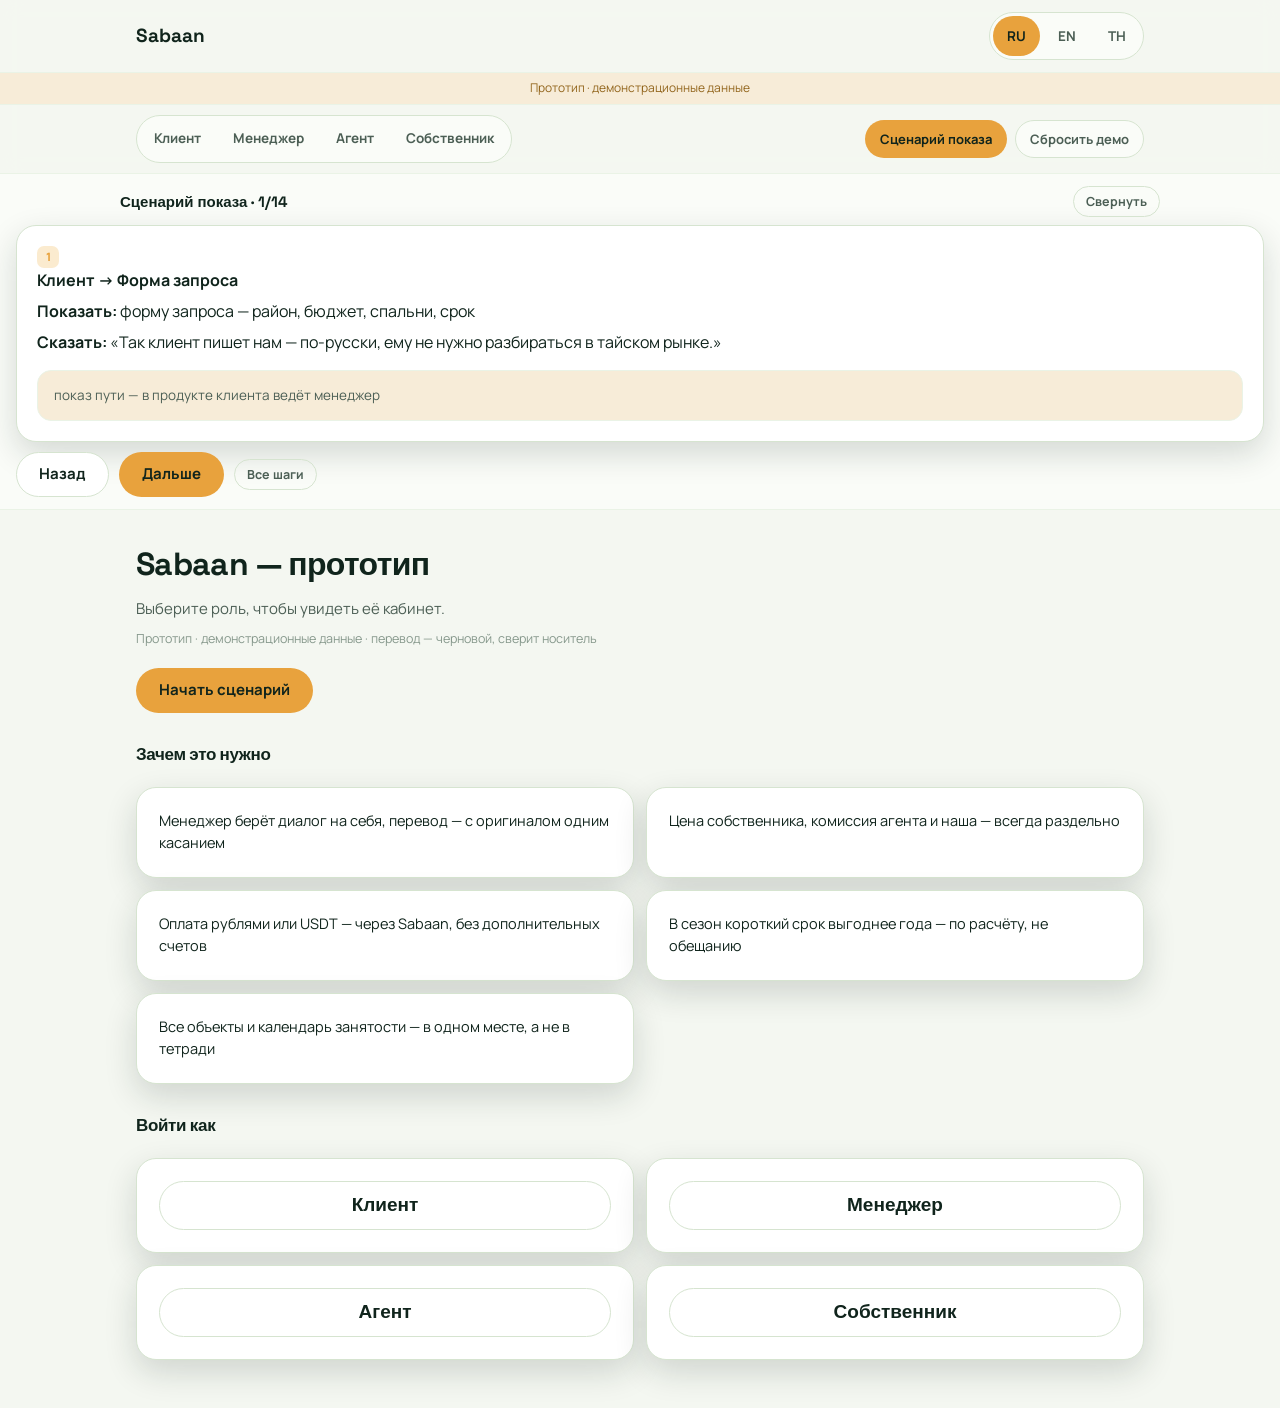
<file: sabaan/app/index.html>
<!doctype html>
<html lang="ru">
<head>
<meta charset="utf-8">
<meta name="viewport" content="width=device-width, initial-scale=1">
<meta name="robots" content="noindex, nofollow">
<title>Sabaan — прототип</title>
<!-- пустая иконка — без неё браузер сам запрашивает /favicon.ico и это шумит 404 в консоли -->
<link rel="icon" href="data:,">
<link rel="preconnect" href="https://fonts.googleapis.com">
<link rel="preconnect" href="https://fonts.gstatic.com" crossorigin>
<link rel="stylesheet" href="https://fonts.googleapis.com/css2?family=Space+Grotesk:wght@500;600;700&family=Manrope:wght@400;500;600;700;800&family=Noto+Sans+Thai:wght@400;500;600;700;800&display=swap">
  <script type="module" crossorigin src="/sabaan/app/assets/index-CQK6qkr0.js"></script>
  <link rel="stylesheet" crossorigin href="/sabaan/app/assets/index-CGzlfqe_.css">
</head>
<body>
<div id="root"></div>
</body>
</html>
</file>
<file: ai-dc/ai-dc.css>
/* demda.pro/ai-dc: страница-предложение. Тема «Станция и вычисления». Токены и размеры - спецификация 01-spec.md. Без сборки. */

/* ---------- токены ---------- */
:root {
  --bg: #F3F4F1; --bg-alt: #E7E9E4; --card: #FFFFFF; --raised: #FFFFFF;
  --line: #D3D7D0; --line-strong: #6E757D;
  --ink: #111417; --soft: #434A52; --faint: #5A626A;
  --volt: #3341C4; --volt-hover: #2532A3; --on-volt: #FFFFFF; --volt-soft: #E6E8FA;
  --heat: #A63E0C; --on-heat: #FFFFFF; --heat-soft: #F8E9E0; --heat-bg: #F8E9E0;
  --ok: #1E6A44; --on-ok: #FFFFFF; --ok-soft: #E2F1E8;
  --neutral-bar: #8E959C; --focus: #3341C4;
  --shadow: 0 1px 2px rgba(17, 20, 23, .06), 0 12px 32px rgba(17, 20, 23, .10);
  --scrim: rgba(11, 13, 16, .72); --on-scrim: #E8ECEF; --backdrop: rgba(243, 244, 241, .92);
  --hdr: rgba(243, 244, 241, .85);

  --sans: Onest, "Onest Fallback", system-ui, -apple-system, "Segoe UI", Roboto, sans-serif;
  --mono: "JetBrains Mono", ui-monospace, "SF Mono", Menlo, Consolas, monospace;
  --fs-display: clamp(2rem, 1.35rem + 3.2vw, 4rem);
  --fs-stat: clamp(2.5rem, 1.75rem + 3vw, 4.5rem);
  --fs-h2: clamp(1.625rem, 1.25rem + 1.6vw, 2.5rem);
  --fs-h3: clamp(1.1875rem, 1.1rem + .3vw, 1.375rem);
  --fs-lead: clamp(1.125rem, 1.08rem + .2vw, 1.25rem);
  --fs-body: clamp(1rem, .98rem + .1vw, 1.0625rem);
  --fs-small: .875rem; --fs-mono: .8125rem;

  --dur-hover: 160ms; --dur-theme: 240ms; --dur-reveal: 480ms; --dur-draw: 600ms; --dur-bar: 900ms; --dur-count: 1200ms; --dur-flow: 1600ms; --stagger: 80ms;
  --ease-out: cubic-bezier(.2, .7, .2, 1); --ease-io: cubic-bezier(.65, 0, .35, 1);

  --pad: 16px; --r: 12px; --r-s: 4px; --r-l: 20px;
  --sec-y: 64px;
}
[data-theme="dark"] {
  --bg: #0B0D10; --bg-alt: #11151A; --card: #151A20; --raised: #1B212A;
  --line: #28303A; --line-strong: #6E7884;
  --ink: #E8ECEF; --soft: #AAB2BA; --faint: #8A939C;
  --volt: #94A0FF; --volt-hover: #B2BBFF; --on-volt: #0B0D10; --volt-soft: #191D3A;
  --heat: #FF9B5E; --on-heat: #0B0D10; --heat-soft: #2E1C12; --heat-bg: #11151A;
  --ok: #6ED39C; --on-ok: #0B0D10; --ok-soft: #12291D;
  --neutral-bar: #5E6873; --focus: #B2BBFF; --shadow: none;
  --backdrop: rgba(11, 13, 16, .92); --hdr: rgba(11, 13, 16, .85);
}
@media (prefers-color-scheme: dark) {
  :root:not([data-theme]) {
    --bg: #0B0D10; --bg-alt: #11151A; --card: #151A20; --raised: #1B212A;
    --line: #28303A; --line-strong: #6E7884;
    --ink: #E8ECEF; --soft: #AAB2BA; --faint: #8A939C;
    --volt: #94A0FF; --volt-hover: #B2BBFF; --on-volt: #0B0D10; --volt-soft: #191D3A;
    --heat: #FF9B5E; --on-heat: #0B0D10; --heat-soft: #2E1C12; --heat-bg: #11151A;
    --ok: #6ED39C; --on-ok: #0B0D10; --ok-soft: #12291D;
    --neutral-bar: #5E6873; --focus: #B2BBFF; --shadow: none;
    --backdrop: rgba(11, 13, 16, .92); --hdr: rgba(11, 13, 16, .85);
  }
}
@media (min-width: 360px) { :root { --pad: 20px; } }
@media (min-width: 768px) { :root { --pad: 32px; --sec-y: 96px; } }
@media (min-width: 1024px) { :root { --pad: 40px; --sec-y: 128px; } }
@media (min-width: 1360px) { :root { --pad: 64px; } }

@font-face { font-family: "Onest Fallback"; src: local("Segoe UI"), local("Arial"); size-adjust: 104%; }

/* ---------- основа ---------- */
*, *::before, *::after { box-sizing: border-box; }
[hidden] { display: none !important; }
html { -webkit-text-size-adjust: 100%; scroll-padding-top: 72px; color-scheme: light dark; }
html[data-theme="light"] { color-scheme: light; }
html[data-theme="dark"] { color-scheme: dark; }
html.lock { overflow: hidden; }
body { margin: 0; background: var(--bg); color: var(--ink); font: 400 var(--fs-body)/1.55 var(--sans); -webkit-font-smoothing: antialiased; }
h1, h2, h3, p, ul, ol { margin: 0; }
ul, ol { padding: 0; list-style: none; }
a { color: var(--volt); text-decoration-thickness: 1px; text-underline-offset: 3px; }
button { font: inherit; color: inherit; }
svg { display: block; }
.mono { font-family: var(--mono); font-variant-numeric: tabular-nums; }
.soft { color: var(--soft); } .faint { color: var(--faint); }
.small { font-size: var(--fs-small); line-height: 1.45; }
.lead { font-size: var(--fs-lead); line-height: 1.5; max-width: 54ch; }
p { max-width: 62ch; }
h1 { font-size: var(--fs-display); line-height: 1.06; letter-spacing: -.02em; font-weight: 600; text-wrap: balance; }
h2 { font-size: var(--fs-h2); line-height: 1.15; letter-spacing: -.01em; font-weight: 600; text-wrap: balance; }
h3 { font-size: var(--fs-h3); line-height: 1.3; font-weight: 600; }
:focus-visible { outline: 2px solid var(--focus); outline-offset: 2px; }
.wrap { width: 100%; max-width: calc(1240px + var(--pad) * 2); margin-inline: auto; padding-inline: var(--pad); }
.sec { padding-block: var(--sec-y); scroll-margin-top: 56px; position: relative; }
.sec.alt { background: var(--bg-alt); }
.sec.heat { background: var(--heat-bg); }
[data-theme="dark"] .sec.heat { border-top: 3px solid var(--heat); }
.sec h2 + .lead, .head8 h2 + .lead { margin-top: 16px; }
.head8 { max-width: 760px; margin-bottom: 32px; }
.head8 h2 { max-width: 22ch; }
#questions .head8 h2 { max-width: 30ch; }
.ico { width: 24px; height: 24px; stroke: currentColor; flex: none; }
.num { display: inline-block; min-width: calc(var(--w) * 1ch); text-align: right; font-variant-numeric: tabular-nums; }
.stat-v .u { font-size: .42em; letter-spacing: 0; margin-inline: .12em; font-weight: 500; }
.stat-v .u:first-child { margin-left: 0; }
.stat-v { font: 500 var(--fs-stat)/1 var(--mono); letter-spacing: -.02em; font-variant-numeric: tabular-nums; }
.note { color: var(--faint); font-size: var(--fs-small); }
@media (min-width: 768px) { .head8 { margin-bottom: 48px; } }

/* инженерная сетка: только у первого и последнего экранов, 0 байт картинок */
.grid-bg { isolation: isolate; }
.grid-bg::before {
  content: ""; position: absolute; inset: 0; z-index: -1; pointer-events: none;
  background-image: linear-gradient(var(--line) 1px, transparent 1px), linear-gradient(90deg, var(--line) 1px, transparent 1px);
  background-size: 48px 48px;
  -webkit-mask-image: linear-gradient(to bottom, black 30%, transparent 95%); mask-image: linear-gradient(to bottom, black 30%, transparent 95%);
}
.contact.grid-bg::before { -webkit-mask-image: linear-gradient(to top, black 30%, transparent 95%); mask-image: linear-gradient(to top, black 30%, transparent 95%); }

/* ---------- кнопки ---------- */
.btn {
  display: inline-flex; align-items: center; justify-content: center; gap: 10px; min-height: 48px; padding: 0 24px; border-radius: var(--r); border: 1px solid transparent;
  font: 500 1rem/1.2 var(--sans); text-decoration: none; cursor: pointer; text-align: center;
  transition: background-color var(--dur-hover), border-color var(--dur-hover), transform var(--dur-hover);
}
.btn:active { transform: scale(.98); }
.btn-primary { background: var(--volt); color: var(--on-volt); }
.btn-primary:hover { background: var(--volt-hover); }
.btn-secondary { background: transparent; border-color: var(--line-strong); color: var(--ink); }
.btn-secondary:hover { border-color: var(--ink); }
.btn-sm { min-height: 44px; padding: 0 16px; background: var(--volt); color: var(--on-volt); }
.btn-sm:hover { background: var(--volt-hover); }
.btn-lg { min-height: 56px; width: 100%; }
@media (min-width: 768px) { .btn { min-height: 52px; } .btn-lg { min-height: 56px; } .btn-sm { min-height: 44px; } }
.tlink { display: inline-flex; align-items: center; gap: 4px; min-height: 44px; font-size: var(--fs-small); }
.tlink .ico { width: 16px; height: 16px; }

/* ---------- шапка ---------- */
.top { position: sticky; top: 0; z-index: 20; background: var(--bg); border-bottom: 1px solid var(--line); }
/* размытие фона шапки только на десктопе: на телефоне под замедлением CPU оно давало долгие кадры при прокрутке */
@media (min-width: 1024px) { .top { background: var(--hdr); -webkit-backdrop-filter: blur(12px); backdrop-filter: blur(12px); } }
.top-in { display: flex; align-items: center; gap: 12px; height: 56px; }
.brand { font-weight: 600; font-size: 17px; color: var(--ink); text-decoration: none; min-height: 44px; display: inline-flex; align-items: center; }
.sp { flex: 1; }
.theme { width: 44px; height: 44px; display: grid; place-items: center; background: transparent; border: 1px solid var(--line); border-radius: var(--r); cursor: pointer; color: var(--ink); transition: border-color var(--dur-hover); }
.theme:hover { border-color: var(--line-strong); }
.ti { width: 22px; height: 22px; stroke: currentColor; }
.ti-sun { display: none; } [data-theme="dark"] .ti-sun { display: block; } [data-theme="dark"] .ti-moon { display: none; }
@media (min-width: 1024px) { .top-in { height: 64px; } }
.js #top-cta { opacity: 0; visibility: hidden; transition: opacity var(--dur-theme), visibility 0s var(--dur-theme); }
.js #top-cta.show { opacity: 1; visibility: visible; transition: opacity var(--dur-theme); }

/* ---------- шина-навигация (от 1360) ---------- */
.rail { display: none; }
@media (min-width: 1360px) {
  .rail { display: block; position: fixed; z-index: 15; top: 50%; left: clamp(8px, calc((100vw - 1240px) / 2 - 76px), 220px); transform: translateY(-50%); }
  .js .rail { opacity: 0; visibility: hidden; transition: opacity var(--dur-reveal), visibility 0s var(--dur-reveal); }
  .js .rail.show { opacity: 1; visibility: visible; transition: opacity var(--dur-reveal); }
  .rail ol { position: relative; }
  .rail ol::before, .rail ol::after { content: ""; position: absolute; left: 21px; top: 22px; bottom: 22px; width: 2px; }
  .rail ol::before { background: var(--line); }
  .rail ol::after { background: linear-gradient(to bottom, var(--heat) 0%, var(--heat) 30%, var(--volt) 70%, var(--volt) 100%); transform-origin: 0 0; transform: scaleY(var(--rp, 0)); transition: transform var(--dur-reveal) var(--ease-io); }
  .rail ol { opacity: .55; transition: opacity var(--dur-hover); }
  .rail ol:hover, .rail ol:focus-within { opacity: 1; }
  .rail a { position: relative; display: block; width: 44px; height: 44px; }
  .rail .dot { position: absolute; left: 16px; top: 16px; width: 12px; height: 12px; border-radius: 50%; background: var(--bg); border: 2px solid var(--line-strong); z-index: 1; transition: background-color var(--dur-hover), border-color var(--dur-hover); }
  .rail a.done .dot, .rail a.on .dot { background: var(--volt); border-color: var(--volt); }
  .rail a.on .dot { box-shadow: 0 0 0 4px var(--volt-soft); }
  .rail .rl { position: absolute; left: 100%; top: 50%; transform: translateY(-50%); width: max-content; max-width: 280px; padding: 6px 10px; background: var(--card); border: 1px solid var(--line); border-radius: var(--r-s); color: var(--soft); font-size: var(--fs-mono); line-height: 1.35; opacity: 0; pointer-events: none; transition: opacity var(--dur-hover); }
  .rail a:hover .rl, .rail a:focus-visible .rl { opacity: 1; }
}

/* ---------- блок 1. Первый экран ---------- */
.hero { padding-block: 32px 48px; position: relative; }
.hero-grid { display: grid; }
.h-head { margin-bottom: 24px; }
.eyebrow { font-size: var(--fs-mono); letter-spacing: .02em; color: var(--faint); margin-bottom: 16px; }
.current { display: block; height: 2px; position: relative; overflow: hidden; background: linear-gradient(90deg, var(--heat) 0%, var(--heat) 30%, var(--volt) 70%, var(--volt) 100%); background: linear-gradient(90deg in oklch, var(--heat) 0%, var(--heat) 30%, var(--volt) 70%, var(--volt) 100%); transform-origin: 0 50%; }
.current::after { content: ""; position: absolute; top: -4px; bottom: -4px; left: 0; width: 80px; background: radial-gradient(closest-side, var(--ink), transparent); opacity: 0; }
.hero .current { margin-bottom: 24px; }
.h-lead { margin-bottom: 32px; }
.stats { margin-bottom: 32px; }
.stat { padding-block: 16px; border-top: 1px solid var(--line); }
.stat:last-child { border-bottom: 1px solid var(--line); }
.stat-l { color: var(--soft); font-size: var(--fs-small); margin-top: 8px; max-width: 34ch; }
.h-cta { display: grid; gap: 16px; justify-items: stretch; margin-bottom: 16px; }
.vlink { display: inline-flex; align-items: center; justify-content: center; gap: 8px; min-height: 44px; background: none; border: 0; color: var(--volt); cursor: pointer; font-weight: 500; text-decoration: underline; text-decoration-thickness: 1px; text-underline-offset: 3px; }
.vlink:hover { color: var(--volt-hover); }
.vlink .ico { width: 18px; height: 18px; }
@media (min-width: 600px) { .h-cta { grid-auto-flow: column; justify-content: start; align-items: center; gap: 24px; } .h-cta .btn { min-width: 220px; } }
@media (min-width: 768px) {
  .hero { padding-block: 48px 64px; }
  .stats { display: grid; grid-template-columns: repeat(3, 1fr); gap: 24px; }
  .stat { border: 0; border-top: 1px solid var(--line); padding-top: 16px; }
  .stat:last-child { border-bottom: 0; }
}
.h-asks { display: grid; gap: 12px; margin-bottom: 32px; }
.h-ask { color: var(--ink); }
.h-gate { color: var(--soft); padding-left: 12px; border-left: 3px solid var(--volt); }
@media (min-width: 768px) { .h-asks { grid-template-columns: 1fr 1fr; gap: 24px; } }
@media (min-width: 1024px) {
  .hero { padding-block: 64px 48px; }
  .h-asks { grid-column: 1 / -1; grid-row: 4; margin: 48px 0 0; }
  .hero-grid { grid-template-columns: repeat(12, 1fr); column-gap: 24px; }
  .h-head { grid-column: 1 / 8; grid-row: 1; margin-bottom: 32px; }
  .h-lead { grid-column: 1 / 8; grid-row: 2; margin-bottom: 40px; }
  .h-cta { grid-column: 1 / 8; grid-row: 3; margin-bottom: 0; align-self: start; }
  .stats { grid-column: 9 / 13; grid-row: 1 / 4; display: block; margin: 0; align-self: center; }
  .stat { padding-block: 24px; border-top: 1px solid var(--line); }
  .stat:first-child { border-top: 0; padding-top: 0; }
  .stat-l { font-size: var(--fs-body); }
  .hero .current { grid-column: 1 / -1; grid-row: 5; margin: 32px 0 16px; }
  .h-note { grid-column: 1 / -1; grid-row: 6; }
}

/* ---------- сетка двух колонок ---------- */
.two { display: block; }
.two-head > * + * { margin-top: 16px; }
.two-body { margin-top: 32px; }
@media (min-width: 1024px) {
  .two { display: grid; grid-template-columns: repeat(12, 1fr); column-gap: 24px; align-items: start; }
  .two-head { grid-column: 1 / 7; } .two-body { grid-column: 7 / 13; margin-top: 0; }
  #what .two-head, #money .two-head { grid-column: 1 / 6; }
  #what .cards, #money .two-body { grid-column: 6 / 13; margin-top: 0; }
  #what .two-head { position: sticky; top: 96px; }
}

/* ---------- карточки ---------- */
.cards { display: grid; gap: 12px; margin-top: 32px; }
.two-head + .cards { margin-top: 32px; }
.card { background: var(--card); border: 1px solid var(--line); border-radius: var(--r); padding: 20px; display: grid; gap: 8px; align-content: start; position: relative; }
.card h3 { margin-top: 8px; }
.card p { color: var(--soft); }
.ico-box { width: 40px; height: 40px; border-radius: 8px; display: grid; place-items: center; background: var(--volt-soft); color: var(--volt); }
.ic-4 .ico-box { background: var(--heat-soft); color: var(--heat); }
@media (min-width: 600px) {
  .cards { grid-template-columns: repeat(2, 1fr); gap: 16px; }
  .cards-5 .card:nth-child(5) { grid-column: 1 / -1; }
}
@media (min-width: 1024px) {
  .cards { gap: 24px; }
  #what .cards { gap: 24px; }
  .cards-4 { grid-template-columns: repeat(4, 1fr); }
}
.card-flow { padding-top: 24px; }
.flowtop { position: absolute; left: -1px; right: -1px; top: -1px; height: 2px; background: linear-gradient(90deg, var(--heat) 0%, var(--heat) 30%, var(--volt) 70%, var(--volt) 100%); transform-origin: 0 50%; border-radius: var(--r) var(--r) 0 0; }
.note-ok, .models-note { display: flex; gap: 12px; align-items: flex-start; margin-top: 24px; }
.note-ok .ico { width: 20px; height: 20px; color: var(--ok); margin-top: 2px; }

/* ---------- блок 3. Схема ---------- */
.schema { margin-top: 32px; }
.nodes { display: grid; }
.node { position: relative; display: grid; grid-template-columns: 56px 1fr; gap: 16px; padding-bottom: 32px; align-items: start; align-content: start; }
.node:last-child { padding-bottom: 0; }
.pg { width: 56px; height: 56px; overflow: visible; }
.pg * { fill: none; stroke: var(--line-strong); stroke-width: 1.5; stroke-linecap: round; stroke-linejoin: round; }
.pg .heat { stroke: var(--heat); } .pg .volt { stroke: var(--volt); }
.pg .win { fill: var(--bg); }
.pg .ind { fill: var(--volt); stroke: none; }
.node-t h3 { margin-bottom: 4px; }
.node-t p { font-size: var(--fs-small); color: var(--soft); line-height: 1.45; }
.conn { position: absolute; left: 16px; width: 24px; top: 60px; bottom: -4px; }
.conn svg { width: 100%; height: 100%; overflow: visible; }
.conn .cl { position: absolute; left: 56px; bottom: 8px; font-size: var(--fs-mono); color: var(--faint); white-space: nowrap; }
.ln { fill: none; stroke-width: 2; vector-effect: non-scaling-stroke; }
.ln-h { display: none; }
.c-heat .base { stroke: var(--heat); }
.c-mix .ln-v.base { stroke: url(#g-flow-v); } .c-mix .ln-h.base { stroke: url(#g-flow-h); }
.c-volt .base { stroke: var(--volt); stroke-dasharray: 2 6; stroke-linecap: round; }
.flow { display: none; stroke: var(--ink); stroke-dasharray: 12 28; opacity: .9; }
@media (min-width: 1024px) {
  .nodes { grid-template-columns: repeat(5, 1fr); }
  .node { grid-template-columns: 1fr; gap: 16px; padding: 0 24px 0 0; }
  .pg { width: 64px; height: 64px; }
  .conn { left: 80px; width: calc(100% - 88px); top: 20px; bottom: auto; height: 24px; }
  .conn .cl { left: 50%; bottom: 100%; transform: translateX(-50%); margin-bottom: 0; }
  .ln-h { display: inline; } .ln-v { display: none; }
}

/* ---------- блок 4. Затраты ---------- */
.total { display: flex; flex-direction: column; gap: 8px; margin-top: 32px; }
.total-l { color: var(--soft); }
.cb-track { display: flex; gap: 2px; height: 40px; }
.cb-seg { border-radius: var(--r-s); }
.cb-volt { flex: 85 1 0; background: var(--volt); transform-origin: 0 50%; }
.cb-heat { flex: 15 1 0; background: var(--heat); }
.cb-labels { display: grid; grid-template-columns: 1fr 1fr; gap: 16px; margin-top: 12px; }
.cb-pct { font-size: 1.5rem; display: flex; align-items: center; gap: 8px; }
.chip { width: 12px; height: 12px; border-radius: 3px; display: inline-block; background: var(--volt); }
.cb-l-heat .chip { background: var(--heat); }
.cb-v { font-weight: 600; margin-top: 4px; }
.cb-l .small { color: var(--soft); margin-top: 4px; }
.more { margin-top: 24px; }
.more > summary { list-style: none; width: 100%; justify-content: space-between; min-height: 48px; }
.more > summary::-webkit-details-marker { display: none; }
.more .chev { width: 20px; height: 20px; transition: transform var(--dur-hover); }
.more[open] .chev { transform: rotate(180deg); }
.more-body { padding-top: 24px; }
.cb2-track { display: flex; gap: 2px; height: 28px; }
.cb2-seg { flex: var(--w) 1 0; min-width: 0; background: var(--heat); border-radius: var(--r-s); display: grid; place-items: center; overflow: hidden; }
.cb2-seg b { font-size: 12px; font-weight: 500; color: var(--on-heat); }
.cb2-list { margin-top: 16px; display: grid; gap: 8px; }
.cb2-list li { display: grid; grid-template-columns: 24px 88px 1fr; gap: 8px; align-items: baseline; font-size: var(--fs-small); }
.cb2-n { color: var(--heat); } .cb2-v { font-weight: 500; white-space: nowrap; }
.cb2-t { color: var(--soft); }
.insight { margin-top: 32px; padding-left: 16px; border-left: 3px solid var(--heat); font-size: var(--fs-lead); line-height: 1.5; max-width: 54ch; }
#money .small.soft { margin-top: 16px; }
@media (min-width: 1024px) {
  .cb-track { height: 64px; }
  .total { margin-top: 48px; }
  .cb2-track { height: 32px; }
  .cb2-list li { grid-template-columns: 24px 96px 1fr; }
}
@supports (interpolate-size: allow-keywords) {
  .more { interpolate-size: allow-keywords; }
  .more::details-content { block-size: 0; overflow: clip; transition: block-size var(--dur-reveal) var(--ease-out), content-visibility var(--dur-reveal) allow-discrete; }
  .more[open]::details-content { block-size: auto; }
}

/* ---------- блок 5. Гант ---------- */
.gantt { --lab: 0px; }
.g-top { display: grid; gap: 24px; }
.g-before { background: var(--bg-alt); border: 1px dashed var(--line-strong); border-radius: var(--r); padding: 16px; display: grid; gap: 8px; }
.g-b-l { color: var(--heat); font-size: var(--fs-mono); }
.g-scale { position: relative; height: 28px; border-bottom: 1px solid var(--line-strong); font-size: var(--fs-mono); color: var(--faint); margin-top: 8px; align-self: end; }
.g-t b { font-weight: inherit; }
.g-t { position: absolute; top: 0; left: calc(var(--m) / 16 * 100%); transform: translateX(-50%); line-height: 18px; white-space: nowrap; }
.g-t::after { content: ""; position: absolute; left: 50%; top: 100%; width: 1px; height: 8px; background: var(--line-strong); }
.g-t.t0 { transform: none; } .g-t.t0::after { left: 0; }
.g-t.t16 { transform: translateX(-100%); } .g-t.t16::after { left: auto; right: 0; }
.g-t:not(.t0):not(.t4):not(.t8):not(.t12):not(.t16) { display: none; }
.g-body { position: relative; margin-top: 16px; }
.g-runwrap { display: none; }
.g-rows { position: relative; }
.g-row { display: grid; gap: 10px; padding-block: 10px; }
.g-head { display: grid; grid-template-columns: 72px 1fr; gap: 12px; align-items: baseline; }
.g-m { color: var(--faint); font-size: var(--fs-mono); }
.g-head h3 { margin-bottom: 2px; }
.g-track { position: relative; height: 6px; background: var(--line); border-radius: 3px; }
.g-seg { position: absolute; left: calc(var(--s) / 16 * 100%); width: calc((var(--e) - var(--s)) / 16 * 100%); top: 0; bottom: 0; border-radius: 3px; background: var(--heat); transform-origin: 0 50%; }
.c-v .g-seg { background: var(--volt); }
.g-pt .g-seg { width: 10px; height: 10px; top: 50%; translate: -50% -50%; rotate: 45deg; border-radius: 2px; }
.g-row.c-v.g-pt .g-seg { background: var(--volt); }
.g-row.c-gate { background: var(--volt-soft); border-radius: var(--r); padding-inline: 12px; margin-inline: -12px; }
.g-row.c-gate + .g-row { border-top-color: transparent; }
.g-row.c-gate .g-seg { background: var(--volt); }
.g-row.c-gate h3::before { content: ""; display: inline-block; width: 8px; height: 8px; margin-right: 8px; background: var(--volt); transform: rotate(45deg); vertical-align: 2px; }
.risk { display: flex; gap: 12px; margin-top: 24px; align-items: flex-start; color: var(--soft); }
.risk .ico { color: var(--heat); width: 20px; height: 20px; margin-top: 1px; }
@media (min-width: 1024px) {
  .gantt { --lab: clamp(220px, 27%, 330px); }
  .g-top { grid-template-columns: var(--lab) 1fr; gap: 24px; align-items: end; }
  .g-scale { margin-top: 0; }
  .g-t:not(.t0):not(.t4):not(.t8):not(.t12):not(.t16) { display: block; }
  .g-body::before { content: ""; position: absolute; left: calc(var(--lab) + 24px); right: 0; top: 0; bottom: 0; pointer-events: none;
    background: repeating-linear-gradient(to right, var(--line) 0 1px, transparent 1px calc(100% / 8)); border-right: 1px solid var(--line); }
  .g-row { grid-template-columns: var(--lab) 1fr; gap: 24px; align-items: center; padding-block: 12px; min-height: 64px; position: relative; }
  .g-row + .g-row { border-top: 1px solid var(--line); }
  .g-track { height: 12px; background: transparent; border-radius: 0; }
  .g-seg { border-radius: var(--r-s); }
  .g-pt .g-seg { width: 14px; height: 14px; }
  .g-runwrap { display: block; position: absolute; left: calc(var(--lab) + 24px); right: 0; top: 0; bottom: 0; container-type: inline-size; pointer-events: none; z-index: 2; }
  .g-run { position: absolute; left: 0; top: 0; bottom: 0; width: 2px; background: var(--ink); opacity: 0; }
}

/* ---------- блок 6. Сценарии ---------- */
.scen { display: grid; gap: 12px; }
.sc { background: var(--card); border: 1px solid var(--line); border-radius: var(--r); padding: 20px; display: flex; flex-direction: column; gap: 8px; }
.sc-ok { background: var(--ok-soft); border-color: var(--ok); }
.sc-t { color: var(--soft); flex: 1; }
.sc-nums { display: flex; flex-wrap: wrap; gap: 8px 32px; margin-top: 12px; align-items: flex-end; }
.sc-nums p { display: flex; flex-direction: column; gap: 2px; }
.sc-irr { font-size: 2.5rem; line-height: 1.05; font-weight: 500; letter-spacing: -.02em; }
.sc-pb { font-size: 1.5rem; line-height: 1.2; font-weight: 500; }
.bullet { position: relative; height: 8px; background: var(--line); border-radius: var(--r-s); margin: 36px 0 22px; }
.bl-fill { position: absolute; left: 0; top: 0; bottom: 0; width: calc(var(--v) * 1%); background: var(--neutral-bar); border-radius: var(--r-s); transform-origin: 0 50%; }
.sc-ok .bl-fill { background: var(--ok); }
.bl-plank { position: absolute; left: 80%; top: -6px; width: 2px; height: 20px; background: var(--line-strong); transition: background-color 300ms; }
.bl-lbl { position: absolute; left: 80%; bottom: calc(100% + 8px); transform: translateX(-50%); font-size: var(--fs-mono); color: var(--soft); white-space: nowrap; }
.bl-end { position: absolute; right: 0; top: 14px; font-size: 12px; color: var(--soft); }
.verdict { display: inline-flex; align-items: center; gap: 6px; align-self: flex-start; margin-top: auto; height: 28px; padding: 0 10px; border-radius: var(--r-s); font-size: var(--fs-small); font-weight: 500; border: 1px solid var(--line-strong); color: var(--soft); }
.verdict .ico { width: 16px; height: 16px; display: none; stroke-width: 2; }
.sc-ok .verdict { background: var(--ok); border-color: var(--ok); color: var(--on-ok); }
.sc-ok .verdict .ico { display: block; }
.pb-foot { margin-top: 32px; display: grid; gap: 24px; }
.conclusion { align-self: start; padding-left: 16px; border-left: 3px solid var(--ok); font-size: var(--fs-lead); font-weight: 500; line-height: 1.45; max-width: 36ch; }
.pb-side { display: grid; gap: 16px; align-content: start; }
@media (min-width: 768px) { .scen { grid-template-columns: repeat(3, 1fr); } }
@media (min-width: 768px) and (max-width: 1023px) { .scen { grid-template-columns: 1fr; } }
@media (min-width: 1024px) {
  .scen { gap: 24px; }
  .pb-foot { grid-template-columns: 8fr 4fr; gap: 24px; margin-top: 48px; column-gap: 48px; }
  .conclusion { font-size: 1.75rem; max-width: 30ch; }
  .sc-irr { font-size: 2.5rem; }
}
.sc-flash .bl-plank { background: var(--ok); }

/* ---------- блок 7. Энергия ---------- */
.pscale { position: relative; height: 150px; margin: 32px 0 24px; container-type: inline-size; }
.ps-axis { position: absolute; left: 0; right: 0; top: 64px; height: 1px; background: var(--line-strong); }
.ps-tick { position: absolute; top: 70px; left: calc(var(--p) / 6 * 100%); transform: translateX(-50%); font-size: var(--fs-mono); color: var(--faint); line-height: 1.2; }
.ps-tick::before { content: ""; position: absolute; left: 50%; bottom: 100%; margin-bottom: 6px; width: 1px; height: 6px; background: var(--line-strong); }
.ps-mark { position: absolute; top: 0; height: 64px; }
.ps-station { left: 50%; } .ps-model { left: 66.667%; }
.ps-mark b { position: absolute; left: 0; bottom: -5px; display: block; }
.ps-station b { width: 10px; height: 10px; border-radius: 50%; background: var(--heat); translate: -50% 0; }
.ps-model b { width: 2px; height: 28px; background: var(--ink); translate: -50% 0; bottom: 0; }
.ps-mark i { position: absolute; top: 0; font-style: normal; display: grid; gap: 2px; font-size: var(--fs-mono); line-height: 1.35; width: max-content; max-width: 150px; color: var(--ink); }
.ps-mark i span:first-child { font-weight: 500; }
.ps-mark i span + span { font-family: var(--sans); }
.ps-station i { right: -5px; text-align: right; max-width: min(150px, calc(50cqw - 10px)); } .ps-model i { left: 8px; max-width: min(110px, calc(33cqw - 10px)); }
.ps-range { position: absolute; left: 58.333%; width: 31.667%; top: 98px; height: 12px; border: 1px solid var(--heat); border-radius: var(--r-s); background: color-mix(in srgb, var(--heat) 35%, transparent); transform-origin: 0 50%; }
.ps-dc { position: absolute; left: 58.333%; top: 116px; font-style: normal; font-size: var(--fs-mono); color: var(--soft); white-space: nowrap; }
.gives { background: var(--card); border: 1px solid var(--line); border-radius: var(--r); padding: 20px; display: grid; gap: 8px; }
.gives-total { color: var(--heat); font-size: 1.125rem; line-height: 1.35; }
.gives ul { display: grid; gap: 16px; margin-top: 16px; }
.gives li p { color: var(--ink); }
.rng { display: block; position: relative; height: 6px; background: var(--line); border-radius: 3px; margin-top: 8px; }
.rng i { position: absolute; top: 0; bottom: 0; left: calc(var(--a) / 9 * 100%); width: calc((var(--b) - var(--a)) / 9 * 100%); min-width: 4px; background: var(--heat); border-radius: 3px; transform-origin: 0 50%; }
.info { display: flex; gap: 12px; align-items: flex-start; margin-top: 24px; }
.info .ico { width: 20px; height: 20px; margin-top: 1px; }
@media (min-width: 1024px) { .gives { padding: 32px; } .pscale { margin-top: 48px; } }

/* ---------- блок 8. Что нужно от вас ---------- */
.duty { display: grid; gap: 12px; margin-bottom: 32px; overflow-x: clip; }
.duty > div { border-radius: var(--r); padding: 16px 20px; display: grid; gap: 4px; }
.tag { font-size: var(--fs-mono); }
.duty-you { background: var(--heat-soft); } .duty-you .tag { color: var(--heat); }
.duty-us { background: var(--volt-soft); } .duty-us .tag { color: var(--volt); }
.q-grid { display: flex; flex-direction: column; gap: 16px; }
.q-left { display: contents; }
.q-intro { order: 1; } .q-list { order: 2; } .anchor { order: 3; } .q-fin { order: 4; } .btns { order: 5; }
.q-list { display: grid; gap: 12px; }
.q-list li { display: flex; gap: 16px; background: var(--card); border: 1px solid var(--line); border-radius: var(--r); padding: 20px; }
.q-n { color: var(--volt); font-size: 1.5rem; line-height: 1.2; }
.q-list h3 { margin-bottom: 8px; }
.anchor { background: var(--volt-soft); border-left: 3px solid var(--volt); padding: 16px 20px; border-radius: 0 var(--r) var(--r) 0; margin-top: 8px; }
.btns { display: grid; gap: 12px; margin-top: 8px; }
.q-hint { order: 6; }
@media (min-width: 600px) { .btns { grid-template-columns: repeat(2, auto); justify-content: start; } }
@media (min-width: 1024px) {
  .duty { grid-template-columns: 4fr 8fr; gap: 12px; margin-bottom: 64px; }
  .q-grid { display: grid; grid-template-columns: repeat(12, 1fr); column-gap: 24px; align-items: start; }
  .q-left { display: grid; gap: 16px; grid-column: 1 / 6; }
  .q-left > * { order: 0; }
  .q-list { grid-column: 7 / 13; gap: 0; }
  .q-list li { background: none; border: 0; border-radius: 0; padding: 24px 0; border-top: 1px solid var(--line); }
  .q-list li:first-child { border-top: 0; padding-top: 0; }
  .btns { margin-top: 16px; }
  .q-intro, .anchor, .q-fin, .btns, .q-hint { order: 0; }
}

/* ---------- блок 10. Условия ---------- */
.tiles { display: grid; gap: 12px; }
.tile { background: var(--card); border: 1px solid var(--line); border-radius: var(--r); padding: 20px; display: grid; gap: 8px; align-content: start; }
.tile .stat-v { font-size: 2.5rem; }

.stages { display: flex; gap: 2px; height: 28px; margin-top: 8px; }
.stg { flex: var(--w) 1 0; min-width: 0; background: var(--volt); border-radius: var(--r-s); display: grid; place-items: center; transform-origin: 0 50%; }
.stg b { font-size: var(--fs-mono); font-weight: 500; color: var(--on-volt); white-space: nowrap; }
.t-foot { margin-top: 24px; display: grid; gap: 24px; }
.sq { display: flex; gap: 6px; margin-bottom: 12px; }
.sq i { width: 24px; height: 24px; border: 1.5px solid var(--volt); border-radius: var(--r-s); display: block; }
.sq .s1 { background: var(--volt); }
@media (min-width: 1024px) {
  .tiles { grid-template-columns: repeat(3, 1fr); gap: 24px; }
  .tile { padding: 32px; }
  .t-foot { grid-template-columns: 7fr 5fr; gap: 24px; column-gap: 64px; margin-top: 48px; }
}

/* ---------- блок 10а. Варианты ---------- */
.models { margin-top: 0; }
.model { grid-template-rows: auto auto auto 1fr; }
.model { display: flex; flex-direction: column; gap: 8px; }
.m-top { display: flex; justify-content: space-between; align-items: center; color: var(--faint); font-size: var(--fs-mono); }
.m-top .ico { color: var(--volt); }
.m-extra { display: flex; flex-wrap: wrap; align-items: center; gap: 4px 12px; margin-top: 4px; }
.badge-base { display: inline-flex; align-items: center; height: 24px; padding: 0 8px; border: 1px solid var(--volt); border-radius: var(--r-s); color: var(--volt) !important; font-size: var(--fs-mono); }
.m-sep { display: block; height: 1px; background: var(--line); margin-top: auto; transform-origin: 0 50%; }
.m-price { display: flex; gap: 8px; align-items: flex-start; color: var(--ink) !important; font-weight: 500; padding-top: 12px; }
.m-price .ico { width: 16px; height: 16px; margin-top: 4px; color: var(--soft); }
.m-text { margin-bottom: 4px; }
.m-fit { color: var(--ink) !important; margin-bottom: 12px; padding-left: 10px; border-left: 2px solid var(--line-strong); }
.models-note { margin-top: 24px; }

/* ---------- блок 9а. Кто мы ---------- */
.about-contact { margin-top: 16px; }
.facts-t { margin-bottom: 16px; }
.facts { display: grid; gap: 12px; margin-bottom: 24px; }
.facts .card { grid-template-columns: 40px 1fr; gap: 16px; align-items: start; }
.facts .card p { color: var(--ink); }
.honest { margin: 0 0 16px; }

/* ---------- блок 5а. Этап 0 ---------- */
.team { grid-template-columns: 40px 1fr; gap: 16px; align-items: start; margin-bottom: 24px; }
.team p { color: var(--ink); }
.s0-p { margin-bottom: 16px; }
.s0-stop { padding-left: 12px; border-left: 3px solid var(--heat); }
.s0-price { margin-top: 24px; padding: 20px; background: var(--card); border: 1px solid var(--line); border-radius: var(--r); display: grid; gap: 16px; }
.s0-price .stages { margin: 0; }
#about .two-head .small { margin-top: 24px; }

/* ---------- блок 11а. Риски ---------- */
.risks { width: 100%; border-collapse: collapse; }
.risks thead { position: absolute; width: 1px; height: 1px; overflow: hidden; clip-path: inset(50%); }
.risks tr { display: block; background: var(--card); border: 1px solid var(--line); border-radius: var(--r); padding: 16px 20px; margin-bottom: 12px; }
.risks th, .risks td { display: block; text-align: left; font-weight: 400; padding: 0; }
.risks th { font-size: var(--fs-h3); font-weight: 600; line-height: 1.3; margin-bottom: 12px; }
.risks td { color: var(--soft); margin-top: 8px; }
.risks td::before { content: attr(data-label); display: block; font: 400 var(--fs-mono)/1.4 var(--mono); color: var(--faint); }
.risks td:last-child { color: var(--ink); }
@media (min-width: 768px) {
  .risks { display: table; }
  .risks thead { position: static; width: auto; height: auto; overflow: visible; clip-path: none; display: table-header-group; }
  .risks tbody { display: table-row-group; }
  .risks tr { display: table-row; background: none; border: 0; border-radius: 0; padding: 0; margin: 0; }
  .risks thead tr { display: table-row; }
  .risks th, .risks td { display: table-cell; vertical-align: top; padding: 20px 24px 20px 0; border-top: 1px solid var(--line); margin: 0; }
  .risks thead th { font: 400 var(--fs-mono)/1.4 var(--mono); color: var(--faint); border-top: 0; border-bottom: 1px solid var(--line-strong); padding-top: 0; }
  .risks tbody th { font-size: var(--fs-body); width: 28%; margin: 0; }
  .risks td { width: 40%; margin: 0; }
  .risks td:last-child { width: 32%; padding-right: 0; }
  .risks td::before { display: none; }
}

/* ---------- блок 11. Контакт ---------- */
.contact .current { margin-top: 24px; max-width: 320px; transform-origin: 0 50%; }
.c-btns { display: grid; gap: 12px; align-content: start; }
.note-clock { display: flex; align-items: center; gap: 8px; margin-top: 4px; }
.note-clock .ico { width: 18px; height: 18px; }
.contact h2 { font-size: clamp(2rem, 1.5rem + 2vw, 3rem); }
@media (min-width: 1024px) { .c-btns { max-width: 460px; } }
.foot { padding-block: 32px; border-top: 1px solid var(--line); }
.foot a { color: var(--soft); min-height: 44px; display: inline-flex; align-items: center; }

/* ---------- видео (включается в ai-dc.js) ---------- */
.poster { position: relative; display: block; width: 100%; padding: 0; border: 0; border-radius: var(--r-l); overflow: hidden; aspect-ratio: 16 / 9; background: var(--bg-alt); cursor: pointer; }
.poster img { width: 100%; height: 100%; object-fit: cover; display: block; transition: filter var(--dur-hover); }
.play { position: absolute; left: 50%; top: 50%; width: 64px; height: 64px; margin: -32px 0 0 -32px; border-radius: 50%; background: var(--volt); color: var(--on-volt); display: grid; place-items: center; transition: transform var(--dur-hover); }
.play .ico { width: 28px; height: 28px; }
.badge { position: absolute; left: 12px; bottom: 12px; padding: 4px 8px; border-radius: var(--r-s); background: var(--scrim); color: var(--on-scrim); font-size: var(--fs-mono); }
@media (hover: hover) { .poster:hover .play { transform: scale(1.06); } .poster:hover img { filter: brightness(1.05); } }
@media (min-width: 1024px) { .play { width: 80px; height: 80px; margin: -40px 0 0 -40px; } }
.vdlg { border: 0; padding: 0; background: var(--raised); color: var(--ink); width: min(100% - 32px, 1280px); max-width: none; border-radius: var(--r-l); box-shadow: var(--shadow); }
.vdlg::backdrop { background: var(--backdrop); }
.vbox { aspect-ratio: 16 / 9; background: var(--bg); border-radius: var(--r-l); overflow: hidden; }
.vbox video { width: 100%; height: 100%; display: block; background: var(--bg); }
.vclose { position: absolute; right: 8px; top: 8px; z-index: 2; width: 44px; height: 44px; display: grid; place-items: center; border-radius: var(--r); border: 0; background: var(--scrim); color: var(--on-scrim); cursor: pointer; }
.vhint { display: none; padding: 12px 16px; }
.verr { padding: 24px; display: grid; gap: 16px; justify-items: start; }
@media (max-width: 599px) and (orientation: portrait) { .vhint { display: block; } }

/* ---------- движение: исходные состояния только при отсутствии reduced-motion ---------- */
@media (prefers-reduced-motion: no-preference) {
  html { scroll-behavior: smooth; }
  .reveal, .node, .stat { }
  .js .reveal { opacity: 0; transform: translateY(16px); transition: opacity var(--dur-reveal) var(--ease-out), transform var(--dur-reveal) var(--ease-out); transition-delay: calc(var(--i, 0) * var(--stagger)); }
  .js .reveal.in { opacity: 1; transform: none; }
  .js .reveal .ico { stroke-dasharray: 1; stroke-dashoffset: 1; transition: stroke-dashoffset var(--dur-draw) var(--ease-io) calc(.2s + var(--i, 0) * var(--stagger)); }
  .js .reveal.in .ico { stroke-dashoffset: 0; }

  /* первый экран */
  .js .hero .current, .js .contact .current { scale: 0 1; }
  .js.go .hero .current { scale: 1; transition: scale 1200ms var(--ease-io); }
  .js.go .hero .current::after { animation: impulse 1600ms var(--ease-io) 1 both; }
  .js .contact [data-anim].in .current { scale: 1; transition: scale 1200ms var(--ease-io); }
  .js:not(.go) .stat { opacity: 1; }

  /* схема */
  .js .node { opacity: 0; scale: .96; transition: opacity var(--dur-reveal) var(--ease-out), scale var(--dur-reveal) var(--ease-out); }
  .js .nodes.in .node { opacity: 1; scale: 1; transition-delay: calc(var(--i) * 160ms); }
  .js .conn svg { transform: scaleY(0); transform-origin: 50% 0; }
  .js .nodes.in .conn svg { transform: none; transition: transform var(--dur-draw) var(--ease-io) calc(var(--i) * 160ms + 480ms); }
  .js .conn .cl { opacity: 0; }
  .js .nodes.in .conn .cl { opacity: 1; transition: opacity 240ms linear calc(var(--i) * 160ms + 1000ms); }
  .js .flow { display: inline; opacity: 0; }
  .js .nodes.in .flow { animation: flow-show 240ms linear 2.4s forwards, flow-run var(--dur-flow) linear infinite; }
  .js .nodes:not(.live) .flow { animation-play-state: paused; }
  .js .nodes.in .ind { animation: blink 2.4s ease-in-out infinite; }
  .js .nodes:not(.live) .ind { animation-play-state: paused; }
  .ind.d1 { animation-delay: -.2s !important; } .ind.d2 { animation-delay: -.6s !important; } .ind.d3 { animation-delay: -1s !important; }
  .ind.d4 { animation-delay: -1.4s !important; } .ind.d5 { animation-delay: -1.8s !important; } .ind.d6 { animation-delay: -2.2s !important; }
  @media (min-width: 1024px) {
    .js .conn svg { transform: scaleX(0); transform-origin: 0 50%; }
    .js .nodes.in .conn svg { transform: none; }
  }

  /* затраты */
  .js .cb-volt { scale: 0 1; }
  .js .costbar.in .cb-volt { scale: 1; transition: scale var(--dur-bar) var(--ease-out); }
  .js .cb-heat, .js .cb-l-heat { opacity: 0; }
  .js .costbar.in .cb-heat { opacity: 1; transition: opacity 300ms linear var(--dur-bar); }
  .js .costbar.in .cb-l-heat { opacity: 1; transition: opacity 300ms linear calc(var(--dur-bar) + 200ms); }
  .js .more[open] .cb2-seg { animation: pop 480ms var(--ease-out) both; animation-delay: calc(var(--k) * 40ms); }

  /* гант */
  .js .g-seg { scale: 0 1; }
  .js .gantt.in .g-seg { scale: 1; transition: scale var(--sd, 300ms) var(--ease-out) var(--dl, 0ms); }
  .js .g-row { --dl: calc(var(--i) * var(--stagger)); --sd: 500ms; }
  .js .g-pt .g-seg { scale: 1; opacity: 0; }
  .js .gantt.in .g-pt .g-seg { opacity: 1; transition: opacity 240ms linear var(--dl); }
  .js .gantt.in .g-row:last-child .g-seg { animation: flare 400ms var(--ease-out) calc(var(--dl) + 300ms) 1; }
  @media (min-width: 1024px) {
    .js .g-row { --dl: calc(var(--s) / 16 * 2400ms); --sd: max(300ms, calc((var(--e) - var(--s)) * 150ms)); }
    .js .gantt.in .g-run { animation: run 2400ms var(--ease-io) forwards; }
    .js .gantt.in .g-row:last-child .g-seg { animation-delay: 2.4s; }
  }

  /* сценарии */
  .js .sc .bl-fill { scale: 0 1; }
  .js .sc.in .bl-fill { scale: 1; transition: scale var(--dur-bar) var(--ease-out) calc(var(--i) * var(--stagger) + 120ms); }

  /* энергия */
  .js .pscale .ps-station, .js .pscale .ps-model, .js .pscale .ps-dc { opacity: 0; }
  .js .pscale .ps-range { scale: 0 1; }
  .js .pscale .ps-model { translate: 0 -8px; }
  .js .pscale.in .ps-station { opacity: 1; transition: opacity 300ms linear; }
  .js .pscale.in .ps-dc { opacity: 1; transition: opacity 300ms linear 700ms; }
  .js .pscale.in .ps-range { scale: 1; transition: scale 700ms var(--ease-out) 300ms; }
  .js .pscale.in .ps-model { opacity: 1; translate: 0 0; transition: opacity 300ms linear 1000ms, translate 300ms var(--ease-out) 1000ms; }
  .js .gives .rng i { scale: 0 1; }
  .js .gives.in .rng i { scale: 1; transition: scale 700ms var(--ease-out) calc(var(--i) * var(--stagger)); }

  /* обязанности */
  .js .duty-you, .js .duty-us { opacity: 0; }
  .js .duty-us { translate: 24px 0; }
  .js .duty.in .duty-you { opacity: 1; transition: opacity var(--dur-reveal) var(--ease-out); }
  .js .duty.in .duty-us { opacity: 1; translate: 0 0; transition: opacity var(--dur-reveal) var(--ease-out) 160ms, translate var(--dur-reveal) var(--ease-out) 160ms; }

  /* карточки: линия тока сверху */
  .js .flowtop { scale: 0 1; }
  .js .reveal.in .flowtop { scale: 1; transition: scale var(--dur-draw) var(--ease-io) calc(var(--i) * var(--stagger)); }

  /* условия */
  .js .tiles .stg { scale: 0 1; }
  .js .tiles.in .stg { scale: 1; transition: scale 300ms var(--ease-out) calc(var(--i) * 120ms); }
  .js .times .sq i:not(.s1) { background: transparent; transition: background-color 300ms linear; }
  .js .times.in .sq i { background: var(--volt); }
  .js .times.in .s2 { transition-delay: 160ms; } .js .times.in .s3 { transition-delay: 320ms; } .js .times.in .s4 { transition-delay: 480ms; } .js .times.in .s5 { transition-delay: 640ms; }

  /* варианты */
  .js .model .m-price { opacity: 0; transition: opacity 240ms linear calc(var(--i) * 100ms + 200ms); }
  .js .model.in .m-price { opacity: 1; }
  .js .model .m-sep { scale: 0 1; transition: scale 400ms var(--ease-out) calc(var(--i) * 100ms + 200ms); }
  .js .model.in .m-sep { scale: 1; }
  .js .model.reveal { transition-delay: calc((var(--i) - 1) * 100ms); }

  .vdlg[open] { animation: dlg-in var(--dur-theme) var(--ease-out); }
  ::view-transition-old(root), ::view-transition-new(root) { animation-duration: var(--dur-theme); }
}
@keyframes impulse { 0% { opacity: 1; translate: -80px 0; } 100% { opacity: 1; translate: calc(100vw + 80px) 0; } }
@keyframes flow-show { to { opacity: .9; } }
@keyframes flow-run { to { stroke-dashoffset: -40; } }
@keyframes blink { 0%, 100% { opacity: .35; } 50% { opacity: 1; } }
@keyframes pop { from { opacity: 0; } to { opacity: 1; } }
@keyframes flare { 0%, 100% { scale: 1; } 50% { scale: 1.3; } }
@keyframes run { 0% { opacity: 1; translate: 0 0; } 99% { opacity: 1; translate: calc(100cqw - 2px) 0; } 100% { opacity: 0; translate: calc(100cqw - 2px) 0; } }
@keyframes dlg-in { from { opacity: 0; scale: .98; } to { opacity: 1; scale: 1; } }

@media (prefers-reduced-motion: reduce) {
  *, *::before, *::after { animation: none !important; transition: none !important; scroll-behavior: auto !important; }
  .g-run { display: none; }
}
</file>
<file: phuket-villas/landing.css>
/* Villa Group, страница описания. Токены двух тем — спецификация v2, раздел 3.2 (имена по ролям).
   Это отдельная копия токенов: у прототипа в app/styles.css свои имена, общий файл пока не выделен. */
:root{
  color-scheme:light;
  --bg:#F5F2EC; --surface-1:#FFFFFF; --surface-2:#EFEAE1; --surface-3:#FFFFFF;
  --line:#E2DCD1; --line-strong:#CDC4B5;
  --text-1:#18211F; --text-2:#4F5A56; --text-3:#5F6864;
  --accent:#12424A; --accent-hover:#0C3238; --accent-press:#082629; --accent-text:#12424A; --accent-soft:#E1EDEB; --on-accent:#FFFFFF;
  --brass:#7C5E25; --focus:#12424A;
  --sh-1:0 1px 2px rgba(24,33,31,.06);
  --sh-2:0 8px 24px rgba(24,33,31,.12),0 1px 2px rgba(24,33,31,.08);
  --sh-3:0 24px 48px rgba(24,33,31,.18);
  --rim:none;
  --font-ui:'Inter','Noto Sans SC',system-ui,-apple-system,'Segoe UI',sans-serif;
  --font-display:'Noto Serif Display','Noto Serif SC',Georgia,serif;
  --pad:16px; --sec:64px; --sec-h:24px;
}
:root[data-theme="dark"]{
  color-scheme:dark;
  --bg:#0B100F; --surface-1:#172120; --surface-2:#212D2C; --surface-3:#2A3836;
  --line:#2E3C3A; --line-strong:#435452;
  --text-1:#EEEAE3; --text-2:#BAC2BE; --text-3:#9AA6A1;
  --accent:#6DB5BA; --accent-hover:#82C6CA; --accent-press:#5AA2A7; --accent-text:#82C6CA; --accent-soft:#183D3E; --on-accent:#08191B;
  --brass:#DDBA78; --focus:#82C6CA;
  --sh-1:0 1px 2px rgba(0,0,0,.40);
  --sh-2:0 8px 24px rgba(0,0,0,.50),0 1px 2px rgba(0,0,0,.40);
  --sh-3:0 24px 48px rgba(0,0,0,.60);
  --rim:inset 0 1px 0 rgba(255,255,255,.05);
}

*{box-sizing:border-box;margin:0;padding:0}
html{-webkit-text-size-adjust:100%;scroll-behavior:smooth;scroll-padding-top:72px}
@media (prefers-reduced-motion:reduce){html{scroll-behavior:auto}}
body{background:var(--bg);color:var(--text-1);font-family:var(--font-ui);font-size:16px;line-height:26px;font-variant-numeric:tabular-nums;overflow-x:clip;min-height:100vh}
button{font:inherit;color:inherit;background:none;border:0;cursor:pointer;text-align:inherit}
a{color:var(--accent-text)}
img,svg{display:block}
picture{display:contents}
:focus-visible{outline:2px solid var(--focus);outline-offset:2px;border-radius:6px}
[hidden]{display:none!important}
h1,h2,h3{font-family:var(--font-display);font-weight:600;text-wrap:balance}
:lang(zh) body,body:lang(zh){line-height:29px}
:lang(zh) h1,:lang(zh) h2,:lang(zh) h3{line-height:1.35;letter-spacing:0}
:lang(zh){line-break:strict}
.skip{position:absolute;left:-9999px}

.wrap{max-width:calc(1200px + 2*var(--pad));margin:0 auto;padding-inline:var(--pad)}
.sec{padding-top:var(--sec)}
.sec>h2,.sec-h{margin-bottom:var(--sec-h)}
h2{font-size:28px;line-height:36px}

/* кнопки */
.btn{display:inline-flex;align-items:center;justify-content:center;gap:8px;min-height:44px;padding:0 20px;border-radius:10px;font-size:15px;line-height:20px;font-weight:600;text-decoration:none;white-space:nowrap;transition:background-color .15s ease-out,border-color .15s ease-out}
.btn svg{width:18px;height:18px;flex:none}
.btn-p{background:var(--accent);color:var(--on-accent)}
.btn-p:active{background:var(--accent-press)}
.btn-o{background:var(--surface-1);color:var(--text-1);border:1px solid var(--line-strong)}
.btn-l{min-height:52px;padding:0 28px;font-size:16px}
@media (hover:hover){.btn-p:hover{background:var(--accent-hover)}.btn-o:hover{background:var(--surface-2)}}

/* шапка */
.top{position:sticky;top:0;z-index:50;height:56px;background:var(--bg);border-bottom:1px solid transparent;transition:background-color .15s,border-color .15s}
.scrolled .top{background:var(--surface-1);border-bottom-color:var(--line)}
.top .wrap{height:100%;display:flex;align-items:center;gap:8px}
.brand{display:flex;align-items:center;min-height:44px;text-decoration:none;color:var(--text-1);white-space:nowrap}
.bm{font-family:var(--font-display);font-weight:600;font-size:20px;line-height:1}
.bn{display:none;font-size:14px;color:var(--text-2);overflow:hidden;text-overflow:ellipsis}
.sp{flex:1}
.top .btn{display:none;min-height:36px;position:relative;padding:0 16px}
.top .btn::before{content:"";position:absolute;inset:-4px 0}
.pop{position:relative}
.ctl{display:flex;align-items:center;justify-content:center;gap:4px;min-width:44px;min-height:44px;padding:0 8px;border-radius:10px;font-size:14px;line-height:20px;font-weight:600;color:var(--text-1);white-space:nowrap}
.ctl svg{width:20px;height:20px}
.ctl .chev{width:16px;height:16px;color:var(--text-3)}
@media (hover:hover){.ctl:hover{background:var(--surface-2)}}
html:not(.js) .pop{display:none}
.ti{display:none}
[data-pref=system] .ti-system,[data-pref=light] .ti-light,[data-pref=dark] .ti-dark{display:block}
html:not([data-pref]) .ti-system{display:block}
.menu{position:absolute;right:0;top:calc(100% + 4px);z-index:60;min-width:200px;padding:6px;background:var(--surface-3);border:1px solid var(--line);border-radius:14px;box-shadow:var(--rim),var(--sh-3)}
.menu button{display:flex;align-items:center;gap:12px;width:100%;min-height:44px;padding:0 12px;border-radius:8px;font-size:15px;font-weight:500;white-space:nowrap}
.menu button svg{width:20px;height:20px;color:var(--text-2);flex:none}
.menu button .chk{width:16px;height:16px;margin-left:auto;color:var(--accent-text);visibility:hidden}
.menu button[aria-checked=true] .chk{visibility:visible}
.menu button[aria-checked=true]{background:var(--accent-soft);color:var(--accent-text)}
@media (hover:hover){.menu button:hover{background:var(--surface-2)}.menu button[aria-checked=true]:hover{background:var(--accent-soft)}}
/* спецификация: кнопка в шапке с 360, но RU и EN на 390 вместе с языком и темой не помещаются; показываем с 480 (на телефоне ниже есть большая кнопка первого экрана) */
@media (min-width:360px){.top .btn{display:inline-flex}}

/* первый экран */
.hero{padding-top:24px}
.hero h1{font-size:32px;line-height:38px}
.lead{margin-top:16px;font-size:17px;line-height:26px;color:var(--text-2);max-width:64ch}
.hero-cta{margin-top:24px;display:flex;flex-direction:column;gap:12px}
.hero-cta .btn{width:100%}
.note{font-size:13px;line-height:18px;color:var(--text-3);max-width:56ch}
.hero .ph{margin:32px calc(-1*var(--pad)) 0;border-radius:0;aspect-ratio:4/5}

/* заглушка и фото */
.ph{position:relative;background:var(--surface-2);border-radius:20px;overflow:hidden}
.ph img{position:absolute;inset:0;width:100%;height:100%;object-fit:cover}
.phi{position:absolute;left:50%;top:50%;width:24px;height:24px;margin:-12px 0 0 -12px;color:var(--text-3)}
.r32{aspect-ratio:3/2}

/* три бизнеса */
.pain-t p+p{margin-top:16px}
.pain-t{color:var(--text-2)}
.biz{display:flex;gap:16px;list-style:none;margin:32px calc(-1*var(--pad)) 0;padding:0 var(--pad) 4px;overflow-x:auto;scroll-snap-type:x mandatory;scroll-padding:0 var(--pad);scrollbar-width:none}
.biz::-webkit-scrollbar{display:none}
.biz li{flex:0 0 82%;scroll-snap-align:start;min-width:0}
.biz b{display:block;margin-top:12px;font-size:17px;line-height:24px;font-weight:600}
.biz span{display:block;font-size:15px;line-height:22px;color:var(--text-2)}

/* модули */
.mod{margin-top:64px}
.mod:first-of-type{margin-top:0}
.mn{font-size:11px;line-height:16px;font-weight:600;letter-spacing:.06em;color:var(--text-3)}
:lang(zh) .mn{letter-spacing:0}
.mod h3{margin-top:4px;font-size:22px;line-height:28px}
.mod-t p{margin-top:12px;color:var(--text-2)}
.mod-f{margin-top:24px}
.shot{width:280px;margin:0 auto;border:8px solid var(--surface-2);border-radius:32px;overflow:hidden;box-shadow:var(--rim),var(--sh-2);background:var(--surface-2)}
.shot img{width:100%;height:auto;aspect-ratio:390/720;object-fit:cover}
.th-dark{display:none}
[data-theme=dark] .th-dark{display:block}
[data-theme=dark] .th-light{display:none}
figcaption{margin-top:12px;font-size:13px;line-height:20px;color:var(--text-3);max-width:60ch}
.mod-f figcaption{text-align:center;margin-inline:auto}
.mod-f .open{display:flex;justify-content:center}
.mod-w{display:none}

/* кадр модуля как ссылка на свой экран демо */
.shot-link{display:block;cursor:pointer;text-decoration:none;color:inherit;-webkit-tap-highlight-color:transparent}
.open{display:inline-flex;align-items:center;min-height:44px;margin-top:4px;font-size:15px;line-height:20px;font-weight:600;color:var(--accent-text);text-decoration:none}
:lang(zh) .open{font-weight:500}
@media (hover:hover){.open:hover{text-decoration:underline;text-underline-offset:3px}.shot-link:hover .shot{border-color:var(--accent)}}
.open::after{content:"\00a0→"}
.about-l::after{content:none}
.l-full{display:none}

/* кто делает */
.about-t{color:var(--text-2);max-width:64ch}
.facts{list-style:none;display:grid;gap:16px;margin-top:var(--sec-h)}
.facts li{background:var(--surface-1);border:1px solid var(--line);border-radius:14px;padding:20px;box-shadow:var(--rim)}
.fn{display:block;width:32px;height:3px;border-radius:2px;background:var(--accent)}
.facts p{margin-top:16px;font-size:15px;line-height:22px}
:lang(zh) .facts p{line-height:25px}
.about-l{margin-top:16px}
.eyebrow{margin-bottom:12px;font-size:13px;line-height:18px;font-weight:600;letter-spacing:.06em;text-transform:uppercase;color:var(--text-3)}
:lang(zh) .eyebrow{letter-spacing:0;text-transform:none;font-weight:500}

/* путь покупателя */
.jr{list-style:none;position:relative}
.jr li{position:relative;padding:0 0 32px 52px;min-height:44px}
.jr li:last-child{padding-bottom:0}
.jr li::before{content:"";position:absolute;left:15px;top:32px;bottom:0;width:2px;background:var(--line-strong)}
.jr li:last-child::before{display:none}
.jn{position:absolute;left:0;top:0;width:32px;height:32px;border-radius:50%;background:var(--surface-1);border:2px solid var(--line-strong);display:grid;place-items:center;font-style:normal;font-size:14px;line-height:1;font-weight:600;color:var(--accent-text)}
.jr h3{font-family:var(--font-ui);font-size:17px;line-height:24px;font-weight:600;padding-top:4px}
:lang(zh) .jr h3{font-family:var(--font-ui);line-height:26px;font-weight:700}
.jr p{margin-top:4px;font-size:15px;line-height:22px;color:var(--text-2)}
:lang(zh) .jr p{line-height:25px}

/* как пойдёт работа */
.steps{list-style:none;display:grid;gap:16px}
.steps li{background:var(--surface-1);border:1px solid var(--line);border-radius:14px;padding:20px;box-shadow:var(--rim)}
.sn{display:block;font-family:var(--font-display);font-weight:600;font-size:28px;line-height:32px;color:var(--accent-text)}
.steps p{margin-top:8px;font-size:15px;line-height:22px;color:var(--text-1)}
:lang(zh) .steps p{line-height:25px}
.pnote{margin-top:24px;font-size:15px;line-height:22px;color:var(--text-2)}

/* финальный блок */
.cta{background:var(--surface-2);border-radius:20px;overflow:hidden;box-shadow:var(--rim)}
.cta .ph{border-radius:20px 20px 0 0;aspect-ratio:16/9;background:var(--bg)}
.cta-t{padding:24px}
.cta h2{font-size:28px;line-height:36px}
.cta-t p{margin-top:12px;color:var(--text-2)}
.cta .btn{margin-top:24px;width:100%}
.cta .contact{font-size:15px;line-height:22px;margin-top:20px}
.cta .contact a{color:var(--accent-text);text-decoration-thickness:1px;text-underline-offset:3px;overflow-wrap:anywhere}
.foot{padding-top:32px;padding-bottom:48px;font-size:13px;line-height:20px;color:var(--text-3)}
.foot a{color:var(--text-3);text-underline-offset:3px}

/* смена темы: перекрёстное затухание 200 мс (View Transitions; без поддержки или при reduce переключается мгновенно) */
::view-transition-group(root){animation-duration:.2s}
@media (prefers-reduced-motion:reduce){::view-transition-group(root){animation-duration:0s}}

/* появление секций */
.js .rv{opacity:0;transform:translateY(16px);transition:opacity .4s ease-out,transform .4s ease-out}
.js .rv.in{opacity:1;transform:none}
@media (prefers-reduced-motion:reduce){.js .rv{opacity:1;transform:none;transition:none}}

/* >= 768 */
@media (min-width:768px){
  .l-full{display:inline}.l-short{display:none}
  .mod-f .open{display:inline-flex;justify-content:flex-start;margin-top:0}
  :root{--pad:24px;--sec:96px;--sec-h:32px}
  body{font-size:16px}
  .top{height:64px}
  .bm{display:none}.bn{display:block}
  .hero{padding-top:40px}
  .hero h1{font-size:48px;line-height:56px;max-width:calc(100%*8/8)}
  .lead{font-size:20px;line-height:30px}
  .hero-cta{flex-direction:row;align-items:center;gap:20px;flex-wrap:wrap}
  .hero-cta .btn{width:auto}
  .hero .ph{margin:40px 0 0;border-radius:20px;aspect-ratio:auto;height:clamp(420px,42vw,640px)}
  .biz{margin:40px 0 0;padding:0;overflow:visible;display:grid;grid-template-columns:repeat(3,minmax(0,1fr));gap:24px}
  .biz li{flex:none}
  .mod{margin-top:96px}
  .mod h3{font-size:28px;line-height:36px}
  .shot{width:auto;border:1px solid var(--line);border-radius:14px;box-shadow:var(--rim),var(--sh-2)}
  .shot img{aspect-ratio:16/10}
  .mod-f figcaption{text-align:left;margin-inline:0}
  .mod-w{display:block;margin-top:24px}
  .mod-w .ph{aspect-ratio:3/2;border-radius:14px}
  .jr{display:grid;grid-template-columns:repeat(2,minmax(0,1fr));gap:32px 24px}
  .jr li{padding-bottom:0}
  .jr li::before{display:none}
  .steps{grid-template-columns:repeat(2,minmax(0,1fr))}
  .facts{grid-template-columns:repeat(3,minmax(0,1fr));gap:24px}
  .facts li{padding:24px}
  .steps li{padding:24px}
  .cta .ph{aspect-ratio:21/9}
  .cta-t{padding:40px}
  .cta .btn{width:auto}
  .cta h2{font-size:32px;line-height:40px}
}

/* >= 1024 */
@media (min-width:1024px){
  :root{--sec:128px;--sec-h:48px}
  body{font-size:17px;line-height:28px}
  :lang(zh) body,body:lang(zh){line-height:31px}
  h2{font-size:40px;line-height:48px}
  .hero h1{font-size:48px;line-height:56px;max-width:calc(100%*8/12)}
  .lead{max-width:calc(100%*7/12)}
  .pain{display:grid;grid-template-columns:repeat(12,minmax(0,1fr));column-gap:24px}
  .pain>h2{grid-column:1/7;margin-bottom:0}
  .pain-t{grid-column:7/13}
  .biz{grid-column:1/13;margin-top:48px}
  .mod{display:grid;grid-template-columns:repeat(12,minmax(0,1fr));column-gap:24px;align-items:center;margin-top:96px}
  .mod-t{grid-column:1/6}
  .mod-f{grid-column:6/13;margin-top:0}
  .mod:nth-of-type(even) .mod-t{grid-column:8/13;grid-row:1}
  .mod:nth-of-type(even) .mod-f{grid-column:1/8;grid-row:1}
  .mod-t p{font-size:17px;line-height:28px;margin-top:16px}
  :lang(zh) .mod-t p{line-height:31px}
  .jr{grid-template-columns:repeat(5,minmax(0,1fr));gap:0 24px}
  .jr li{padding:48px 0 0}
  .jr li::before{display:block;left:40px;right:-16px;top:15px;bottom:auto;width:auto;height:2px}
  .jr li:last-child::before{display:none}
  .jn{left:0}
  .steps{grid-template-columns:repeat(4,minmax(0,1fr))}
  .cta{display:grid;grid-template-columns:repeat(12,minmax(0,1fr));column-gap:24px;padding:64px;align-items:stretch}
  .cta-t{grid-column:1/7;padding:0;align-self:center}
  .cta .ph{grid-column:7/13;grid-row:1;aspect-ratio:auto;min-height:320px;border-radius:14px}
  .cta h2{font-size:40px;line-height:48px}
  .cta-t p{font-size:17px;line-height:28px}
}
@media (min-width:1440px){
  :root{--pad:40px}
  .hero h1{font-size:56px;line-height:62px}
}
@media (min-width:1024px) and (max-width:1439px){.hero h1{font-size:48px;line-height:56px}}

/* ZH: мелкий текст 600 -> 500, разрядка и капс не нужны */
:lang(zh) .btn,:lang(zh) .menu button,:lang(zh) .ctl{font-weight:500}
:lang(zh) .jn{font-weight:500}
</file>
<file: sabaan/app/assets/index-CGzlfqe_.css>
.client-form{margin-top:16px;max-width:640px;margin-inline:auto}.form-field{gap:6px;margin-top:16px;display:grid}.form-field label,.form-field__label{color:var(--soft);font-size:13.5px;font-weight:700}.form-field input[type=text],.form-field input[type=number],.form-field input[type=date],.form-field select,.form-field textarea{font:inherit;border:1px solid var(--border);background:var(--card);color:var(--ink);border-radius:12px;width:100%;min-height:44px;padding:11px 13px;font-size:15px}.form-field textarea{resize:vertical;min-height:84px}.form-field--row{grid-template-columns:1fr;gap:12px;display:grid}@media (width>=480px){.form-field--row{grid-template-columns:1fr 1fr}}.form-field--row>div{gap:6px;display:grid}.form-field__suffix{align-items:center;gap:10px;display:flex}.form-field__suffix input{flex:1}.form-field__suffix span{color:var(--soft);font-size:13.5px;font-weight:700}.stepper{align-items:center;gap:14px;display:flex}.stepper__btn{justify-content:center;min-width:40px;min-height:40px;padding:0;font-size:18px}.stepper__value{text-align:center;min-width:20px;font-size:17px;font-weight:700}.source-display{opacity:.6;pointer-events:none}.field-hint{color:var(--faint);margin-top:4px;font-size:12.5px}.client-form__submit{justify-content:center;width:100%;margin-top:22px}.request-card{margin-top:16px}.request-card__head{flex-wrap:wrap;justify-content:space-between;align-items:center;gap:12px;display:flex}.request-card__tabs{margin-top:14px}.request-card__cols{grid-template-columns:1fr;gap:16px;margin-top:12px;display:grid}.request-card__col[data-hidden=true]{display:none}.request-card__fields{grid-template-columns:auto 1fr;gap:8px 14px;margin:0;display:grid}.request-card__fields dt{color:var(--soft);font-size:13px;font-weight:600}.request-card__fields dd{margin:0;font-size:14.5px}.request-card__hint{color:var(--soft);margin-top:18px;font-size:13.5px}@media (width>=768px){.request-card__tabs{display:none}.request-card__cols{grid-template-columns:1fr 1fr}.request-card__col[data-hidden=true]{display:block}.request-card__col:first-child{border-right:1px solid var(--border-soft);padding-right:16px}}.deal-status{margin-top:16px}.deal-status__property{color:var(--soft);margin-top:4px}.deal-status__dates{color:var(--soft);justify-content:space-between;gap:12px;margin-top:14px;font-size:13.5px;display:flex}.deal-status__dates b{color:var(--ink)}.deal-status__payment{border-top:1px solid var(--border-soft);margin-top:20px;padding-top:16px}.deal-status__payment-head{justify-content:space-between;align-items:center;gap:12px;margin-bottom:10px;display:flex}.deal-status__payment-head h2{font-size:15px}.deal-status__payment-empty{color:var(--soft);margin-top:8px;font-size:13.5px}.deal-status__actions{flex-wrap:wrap;align-items:center;gap:10px;margin-top:20px;display:flex}.deal-status__actions .btn[disabled]{opacity:.55;cursor:not-allowed}.catalog{margin-top:16px}.catalog__filters{flex-wrap:wrap;gap:10px;margin-top:16px;display:flex}.catalog__empty{margin-top:16px}.catalog__grid{grid-template-columns:1fr;gap:16px;margin-top:18px;display:grid}@media (width>=640px){.catalog__grid{grid-template-columns:1fr 1fr}}@media (width>=1000px){.catalog__grid{grid-template-columns:1fr 1fr 1fr}}.catalog-card{gap:10px;display:grid}.catalog-card__title{font-family:var(--font-display);margin-top:4px;font-size:17px}.catalog-card__meta{color:var(--soft);margin:0;font-size:13px}.catalog-card__foot{flex-wrap:wrap;justify-content:space-between;align-items:center;gap:10px;margin-top:4px;display:flex}.property-view{gap:16px;margin-top:16px;display:grid}.property-view h2{font-size:16px}.property-view__badges{flex-wrap:wrap;gap:8px;margin-top:8px;display:flex}.property-view__booking{gap:4px;display:grid}.property-view__conflicts{color:var(--soft);margin:8px 0 0;padding-left:18px;font-size:13px}.pv-season{border-bottom:1px solid var(--border-soft);gap:8px;padding-block:12px;display:grid}.pv-season:last-child{border-bottom:0}.pv-season__head{flex-wrap:wrap;justify-content:space-between;gap:10px;display:flex}.pv-season__label{font-weight:700}.pv-season__dates{color:var(--soft);font-size:13px}.pv-season__note{color:var(--soft);margin:0;font-size:12.5px}.manager-inbox__list{gap:12px;margin-top:16px;display:grid}.manager-inbox__card-link{color:inherit;text-decoration:none;display:block}.manager-inbox__card{transition:border-color .15s}.manager-inbox__card-link:hover .manager-inbox__card,.manager-inbox__card-link:focus-visible .manager-inbox__card{border-color:var(--accent)}.manager-inbox__card-head{flex-wrap:wrap;justify-content:space-between;align-items:center;gap:10px;display:flex}.manager-inbox__district{font-family:var(--font-display);font-size:16px;font-weight:700}.manager-inbox__meta{color:var(--soft);flex-wrap:wrap;gap:6px 14px;margin-top:8px;font-size:13.5px;display:flex}.manager-inbox__source{color:var(--faint);margin-top:8px;font-size:12px;display:block}.manager-inbox__empty{color:var(--soft);margin-top:16px}.manager-review__badges{flex-wrap:wrap;gap:8px;margin-bottom:4px;display:flex}.manager-review__field{gap:6px;margin-top:14px;display:grid}.manager-review__field label{color:var(--soft);font-size:13px;font-weight:700}.manager-review__field input,.manager-review__field select,.manager-review__field textarea{font:inherit;border:1px solid var(--border);background:var(--card);color:var(--ink);border-radius:12px;min-height:44px;padding:11px 13px;font-size:15px}.manager-review__field textarea{resize:vertical;min-height:88px}.manager-review__hint{color:var(--faint);margin:0;font-size:12px}.manager-review__row{flex-wrap:wrap;align-items:flex-end;gap:10px;display:flex}.manager-review__row>.manager-review__field{flex:1;min-width:140px}.manager-review__stepper{align-items:center;gap:12px;min-height:44px;display:flex}.manager-review__stepper .btn{justify-content:center;min-width:36px;min-height:36px;padding:0}.manager-review__stepper-value{text-align:center;min-width:1.5em;font-size:16px;font-weight:700}.manager-review__confidence{border-radius:var(--radius-md);background:var(--card-alt);border:1px solid var(--border-soft);margin-top:18px;padding:14px 16px}.manager-review__confidence-head{justify-content:space-between;gap:10px;font-size:13.5px;font-weight:700;display:flex}.manager-review__confidence-track{background:var(--border-soft);border-radius:999px;height:10px;margin-top:8px;overflow:hidden}.manager-review__confidence-fill{background:var(--teal);border-radius:999px;height:100%}.manager-review__confidence-hint{color:var(--faint);margin:6px 0 0;font-size:12px}.manager-review__original{border-radius:var(--radius-md);background:var(--bg-alt);color:var(--soft);margin-top:16px;padding:12px 14px;font-size:13.5px}.manager-review__original b{color:var(--ink);margin-bottom:4px;font-size:12px;display:block}.manager-review__actions{flex-wrap:wrap;gap:10px;margin-top:22px;display:flex}.manager-review__confirmed-note{margin-top:14px}.manager-chat__header{gap:6px;margin-bottom:14px;display:grid}.manager-chat__header-row{flex-wrap:wrap;justify-content:space-between;gap:10px;font-size:13.5px;display:flex}.manager-chat__header-label{color:var(--soft);font-weight:700}.manager-chat__deal-link{margin-top:4px;font-size:13px;font-weight:700;text-decoration:none;display:inline-block}.manager-chat__chips-label{color:var(--faint);margin:0 0 6px;font-size:12px}.manager-chat__chips{scrollbar-width:none;gap:8px;margin-bottom:6px;padding-bottom:8px;display:flex;overflow-x:auto}.manager-chat__chips::-webkit-scrollbar{display:none}.manager-chat__chip{flex:none;font-size:12.5px}.manager-deals__list{gap:12px;margin-top:8px;display:grid}.manager-deals__row{padding:0;overflow:hidden}.manager-deals__row--highlight{border-color:var(--accent);box-shadow:0 0 0 2px var(--accent-soft)}.manager-deals__row-head{text-align:left;width:100%;font:inherit;color:var(--ink);cursor:pointer;background:0 0;border:0;grid-template-columns:1.4fr 1fr auto auto;align-items:center;gap:12px;padding:16px 18px;display:grid}.manager-deals__cell--property{font-weight:700}.manager-deals__cell--agent{color:var(--soft);font-size:13.5px}.manager-deals__cell--time{color:var(--faint);text-align:right;font-size:12px}.manager-deals__details{border-top:1px solid var(--border-soft);gap:16px;padding:16px 18px 18px;display:grid}.manager-deals__price{gap:10px;display:grid}.manager-deals__total .price-stack__row{border-bottom:0}.manager-deals__trust-link{font-size:13px;font-weight:700;text-decoration:none}@media (width<=640px){.manager-deals__row-head{grid-template-columns:1fr;gap:4px}.manager-deals__cell--time{text-align:left}}.manager-trust__section{margin-top:24px}.manager-trust__section h2{font-family:var(--font-display);margin:0 0 10px;font-size:17px}.manager-trust__list{gap:12px;display:grid}.manager-trust__row--dispute{border-color:var(--warn);background:var(--warn-soft)}.manager-trust__row--highlight{box-shadow:0 0 0 2px var(--accent-soft)}.manager-trust__row-head{flex-wrap:wrap;justify-content:space-between;gap:10px;display:flex}.manager-trust__property{font-weight:700}.manager-trust__agent{color:var(--soft);font-size:13.5px}.manager-trust__amounts{color:var(--soft);flex-wrap:wrap;gap:14px;margin:8px 0 12px;font-size:13px;display:flex}.manager-trust__resolve{margin-top:14px}.manager-trust__empty{color:var(--soft)}.agent-page{gap:16px;margin-top:12px;display:grid}.agent-page__head h1{font-family:var(--font-display);font-size:22px}.agent-page__head .lead{margin-top:6px}.agent-list{gap:10px;display:grid}.agent-empty{color:var(--faint);padding:18px 0;font-size:14px}.agent-row{color:inherit;cursor:pointer;text-decoration:none;display:block}.agent-row:hover{border-color:var(--accent)}.agent-row__grid{align-items:flex-start;gap:14px;display:flex}.agent-row__thumb{flex:none;width:76px}.agent-row__body{flex:1;gap:6px;min-width:0;display:grid}.agent-row__title{font-size:15.5px;font-weight:700}.agent-row__meta{color:var(--soft);font-size:13px}.agent-row__badges{flex-wrap:wrap;gap:6px;display:flex}.agent-bilingual{gap:10px;display:grid}@media (width>=640px){.agent-bilingual{grid-template-columns:1fr 1fr}}.agent-bilingual__col{border:1px solid var(--border-soft);border-radius:var(--radius-md);background:var(--card-alt);padding:12px 14px}.agent-bilingual__col--th{border-color:var(--accent-soft);background:var(--accent-soft)}.agent-bilingual__col-label{letter-spacing:.03em;color:var(--soft);text-transform:uppercase;margin-bottom:8px;font-size:11.5px;font-weight:800}.agent-field-row{border-bottom:1px solid var(--border-soft);justify-content:space-between;gap:10px;padding:6px 0;font-size:14px;display:flex}.agent-field-row:last-child{border-bottom:0}.agent-field-row__label{color:var(--soft);flex:none}.agent-field-row__value{text-align:right;font-weight:600}.agent-badge-row{flex-wrap:wrap;gap:6px;margin-top:6px;display:flex}.agent-tabs{margin-block:4px 6px}.agent-season-list{gap:10px;display:grid}.agent-season{border:1px solid var(--border-soft);border-radius:var(--radius-md);padding:12px 14px}.agent-season__head{flex-wrap:wrap;justify-content:space-between;align-items:baseline;gap:10px;display:flex}.agent-season__label{font-weight:700}.agent-season__dates{color:var(--soft);font-size:13px}.agent-season__prices{flex-wrap:wrap;gap:18px;margin-top:8px;display:flex}.agent-season__price{gap:2px;display:grid}.agent-season__price-label{color:var(--soft);font-size:12px}.agent-season__price-value{font-variant-numeric:tabular-nums;font-size:16px;font-weight:700}.agent-season__note{color:var(--soft);margin-top:8px;font-size:12.5px}.agent-risk-note{border:1px solid var(--warn);background:var(--warn-soft);border-radius:var(--radius-md);padding:12px 14px}.agent-risk-note__head{color:var(--warn);margin-bottom:4px;font-weight:700}.agent-calendar-block-list{gap:8px;display:grid}.agent-calendar-block{border:1px solid var(--border-soft);border-radius:var(--radius-md);flex-wrap:wrap;justify-content:space-between;align-items:center;gap:10px;padding:10px 12px;font-size:13.5px;display:flex}.agent-calendar-block__dates{font-weight:700}.agent-calendar-block__meta{color:var(--soft)}.agent-block-form{border:1px dashed var(--border);border-radius:var(--radius-md);gap:10px;margin-top:12px;padding:14px;display:grid}.agent-block-form__row{gap:6px;display:grid}.agent-block-form__row label{color:var(--soft);font-size:12.5px;font-weight:600}.agent-block-form__row input,.agent-block-form__row textarea{font:inherit;border-radius:var(--radius-sm);border:1px solid var(--border);background:var(--card);color:var(--ink);padding:10px 12px;font-size:14px}.agent-block-form__actions{flex-wrap:wrap;gap:8px;display:flex}.agent-portfolio-desktop{display:none}.agent-portfolio-mobile{gap:12px;display:grid}@media (width>=768px){.agent-portfolio-desktop{gap:10px;display:grid}.agent-portfolio-mobile{display:none}}.agent-portfolio-row{border-bottom:1px solid var(--border-soft);grid-template-columns:200px 1fr;align-items:center;gap:14px;padding:10px 0;display:grid}.agent-portfolio-row:last-child{border-bottom:0}.agent-portfolio-row__title{color:var(--ink);font-size:14px;font-weight:700;text-decoration:none}.agent-portfolio-row__title:hover{color:var(--accent)}.agent-portfolio-mobile-card{border:1px solid var(--border-soft);border-radius:var(--radius-md);gap:8px;padding:12px 14px;display:grid}.agent-portfolio-mobile-card__next{color:var(--soft);font-size:12.5px}.agent-chat-phrases{flex-wrap:wrap;gap:8px;margin-bottom:10px;display:flex}.agent-chat-phrase{font:inherit;color:var(--teal);background:var(--teal-soft);cursor:pointer;text-align:left;border:1px solid #0000;border-radius:999px;padding:7px 12px;font-size:12.5px}.agent-chat-phrase:hover{border-color:var(--teal)}.agent-deal-actions{flex-wrap:wrap;align-items:center;gap:10px;margin-top:6px;display:flex}.agent-deal-note{color:var(--soft);font-size:13.5px}.agent-deal-grid{gap:16px;display:grid}@media (width>=768px){.agent-deal-grid{grid-template-columns:1fr 1fr;align-items:start}}.agent-payment-row{border-bottom:1px solid var(--border-soft);justify-content:space-between;gap:10px;padding:8px 0;font-size:14px;display:flex}.agent-payment-row:last-child{border-bottom:0}.agent-stat-row{grid-template-columns:1fr;gap:12px;display:grid}@media (width>=560px){.agent-stat-row{grid-template-columns:1fr 1fr}}.agent-stat-tile{text-align:left}.agent-stat-tile__label{color:var(--soft);font-size:13px}.agent-stat-tile__value{font-family:var(--font-display);font-variant-numeric:tabular-nums;margin-top:4px;font-size:30px;font-weight:700}.agent-fee-row{border-bottom:1px solid var(--border-soft);flex-wrap:wrap;justify-content:space-between;align-items:center;gap:10px;padding:10px 0;font-size:13.5px;display:flex}.agent-fee-row:last-child{border-bottom:0}.agent-fee-row__deal{font-weight:700}.agent-trust-counters{text-align:center;grid-template-columns:repeat(3,1fr);gap:12px;display:grid}.agent-trust-counters__num{font-family:var(--font-display);font-size:28px;font-weight:700}.agent-trust-counters__label{color:var(--soft);margin-top:2px;font-size:12.5px}.agent-persuade-base{text-align:center;padding-block:10px 4px}.agent-persuade-base__label{color:var(--soft);font-size:13px}.agent-persuade-base__value{font-family:var(--font-display);font-variant-numeric:tabular-nums;font-size:38px;font-weight:800}.agent-persuade-columns{grid-template-columns:1fr;gap:16px;display:grid}@media (width>=760px){.agent-persuade-columns{grid-template-columns:1fr 1fr;align-items:stretch}}.agent-persuade-col{flex-direction:column;gap:10px;display:flex}.agent-persuade-col__head{font-family:var(--font-display);font-size:17px;font-weight:700}.agent-persuade-row{border-bottom:1px solid var(--border-soft);justify-content:space-between;gap:10px;padding:8px 0;font-size:13.5px;display:flex}.agent-persuade-row:last-child{border-bottom:0}.agent-persuade-season{border:1px solid var(--border-soft);border-radius:var(--radius-md);gap:3px;padding:10px 12px;font-size:13px;display:grid}.agent-persuade-season__title{font-weight:700}.agent-persuade-season__meta{color:var(--soft)}.agent-persuade-season__net{font-variant-numeric:tabular-nums;font-weight:700}.agent-persuade-figure{text-align:center;border-top:2px solid var(--border);margin-top:auto;padding-top:10px}.agent-persuade-figure__label{color:var(--soft);font-size:13px}.agent-persuade-figure__value{font-family:var(--font-display);font-variant-numeric:tabular-nums;font-size:34px;font-weight:800}.agent-persuade-diffs{grid-template-columns:1fr;gap:10px;margin-top:4px;display:grid}@media (width>=560px){.agent-persuade-diffs{grid-template-columns:1fr 1fr}}.agent-persuade-diff{text-align:center;border-radius:var(--radius-md);padding:14px}.agent-persuade-diff--warn{background:var(--warn-soft)}.agent-persuade-diff--ok{background:var(--ok-soft)}.agent-persuade-diff__label{color:var(--soft);font-size:12.5px}.agent-persuade-diff__value{font-family:var(--font-display);font-size:26px;font-weight:800}.agent-persuade-diff--warn .agent-persuade-diff__value{color:var(--warn)}.agent-persuade-diff--ok .agent-persuade-diff__value{color:var(--ok)}.agent-persuade-cta{flex-wrap:wrap;justify-content:center;align-items:center;gap:10px;margin-top:6px;display:flex}.owner-confirm{margin-top:16px;max-width:520px;margin-inline:auto}.owner-confirm__not-sent{color:var(--soft);margin-top:14px}.owner-confirm__label{color:var(--faint);margin-top:16px;margin-bottom:6px;font-size:12.5px}.owner-confirm__bubble{background:var(--ok-soft);border:1px solid var(--border-soft);border-radius:4px 16px 16px;max-width:90%;padding:14px 16px}.owner-confirm__bubble p{font-size:15px;line-height:1.5}.owner-confirm__actions{flex-wrap:wrap;gap:10px;margin-top:16px;display:flex}.owner-confirm__result{color:var(--soft);align-items:center;gap:10px;margin-top:16px;font-size:13.5px;display:flex}.owner-view{margin-top:16px}.owner-view__switch{margin-top:14px}.owner-view__property{grid-template-columns:96px 1fr;align-items:center;gap:14px;margin-top:16px;display:grid}.owner-view__property .placeholder-photo,.owner-view__property .property-photo{width:96px}.owner-view__property h2{font-size:17px}.owner-view__meta{color:var(--soft);margin-top:4px;font-size:13px}.owner-view__section{border-top:1px solid var(--border-soft);margin-top:22px;padding-top:16px}.owner-view__section h3{margin-bottom:10px;font-size:14.5px}.owner-view__empty{color:var(--soft);font-size:13.5px}.owner-view__deals,.owner-view__agents{gap:8px;margin:0;padding:0;list-style:none;display:grid}.owner-view__deals li,.owner-view__agents li{border:1px solid var(--border-soft);border-radius:var(--radius-sm);flex-wrap:wrap;justify-content:space-between;align-items:center;gap:10px;padding:10px 12px;font-size:13.5px;display:flex}.owner-view__deal-status{flex-wrap:wrap;gap:6px;display:flex}@media (width<=420px){.owner-view__property{grid-template-columns:1fr}.owner-view__property .placeholder-photo,.owner-view__property .property-photo{width:100%}}:root{--bg:#f4f7f1;--bg-alt:#e7f0e1;--card:#fff;--card-alt:#fafcf8;--ink:#10241c;--soft:#4c5f55;--faint:#86988c;--border:#d6e4d0;--border-soft:#eaf3e6;--accent:#e8a23d;--accent-hover:#c6851f;--accent-soft:#fbebcf;--accent-contrast:#10241c;--teal:#0e4b3c;--teal-soft:#d9ebe3;--teal-contrast:#fff;--ok:#2e6b4f;--ok-soft:#e1efe6;--warn:#92651c;--warn-soft:#f7ecd8;--shadow:0 12px 32px #10241c29;--radius-lg:20px;--radius-md:14px;--radius-sm:10px;--font-display:"Space Grotesk", "Noto Sans Thai", sans-serif;--font-body:"Manrope", "Noto Sans Thai", sans-serif}@media (prefers-color-scheme:dark){:root{--bg:#0d1712;--bg-alt:#132019;--card:#132019;--card-alt:#182821;--ink:#eaf3e9;--soft:#b9cbc0;--faint:#7e9488;--border:#20362b;--border-soft:#192b22;--accent:#f4bd68;--accent-hover:#f8ce8b;--accent-soft:#2b2413;--accent-contrast:#10241c;--teal:#3e9c7e;--teal-soft:#152a22;--teal-contrast:#08150f;--ok:#8ad3a8;--ok-soft:#1e3327;--warn:#e3b564;--warn-soft:#39300f;--shadow:0 12px 32px #0000008c}}*,:before,:after{box-sizing:border-box}html,body{max-width:100%;margin:0;padding:0;overflow-x:hidden}body{background:var(--bg);color:var(--ink);font-family:var(--font-body);-webkit-font-smoothing:antialiased;line-height:1.55}html[lang=th] body,[lang=th]{font-family:Noto Sans Thai,Manrope,sans-serif}html[lang=th] .display,[lang=th].display{font-family:Noto Sans Thai,Manrope,sans-serif;font-weight:800}.display{font-family:var(--font-display);font-weight:700}a{color:var(--accent)}h1,h2,h3{color:var(--ink);letter-spacing:-.02em;margin:0}html[lang=th] h1,html[lang=th] h2,html[lang=th] h3{letter-spacing:normal}p{margin:0}.lead{color:var(--soft);max-width:62ch;margin-top:8px;font-size:15px}a:focus-visible,button:focus-visible,input:focus-visible,[tabindex]:focus-visible{outline:2.5px solid var(--accent);outline-offset:2px;border-radius:6px}@media (prefers-reduced-motion:reduce){*{transition:none!important;animation:none!important}}.app-shell{flex-direction:column;min-height:100vh;display:flex}.app-main{flex:1;width:100%;padding-block:20px 48px}.wrap{max-width:1040px;margin:0 auto;padding-inline:16px}.topbar{z-index:40;-webkit-backdrop-filter:blur(10px);backdrop-filter:blur(10px);background:color-mix(in srgb, var(--bg) 88%, transparent);border-bottom:1px solid var(--border-soft);position:sticky;top:0}.topbar-inner{justify-content:space-between;align-items:center;gap:12px;padding-block:12px;display:flex}.brand{font-size:19px;font-weight:700}.topbar-row2{flex-wrap:wrap;justify-content:space-between;align-items:center;gap:10px;padding-block:10px;display:flex}.proto-strip{color:var(--warn);background:var(--warn-soft);text-align:center;border-top:1px solid var(--border-soft);border-bottom:1px solid var(--border-soft);padding:6px 10px;font-size:12px}.scenario-toggle{font:inherit;color:var(--soft);background:var(--card-alt);border:1px solid var(--border);cursor:pointer;border-radius:999px;min-height:36px;padding:8px 14px;font-size:13px;font-weight:700}.scenario-toggle[aria-pressed=true]{background:var(--accent);color:var(--accent-contrast);border-color:#0000}.chip-row{scroll-snap-type:x mandatory;-webkit-overflow-scrolling:touch;scrollbar-width:none;border-bottom:1px solid var(--border-soft);gap:8px;padding:10px 16px;display:flex;overflow-x:auto}.chip-row::-webkit-scrollbar{display:none}.chip{scroll-snap-align:start;color:var(--soft);background:var(--card);border:1px solid var(--border);white-space:nowrap;border-radius:999px;flex:none;align-items:center;min-height:36px;padding:8px 14px;font-size:13.5px;font-weight:700;text-decoration:none;display:inline-flex}.chip--active{background:var(--accent);color:var(--accent-contrast);border-color:#0000}.scenario-panel{background:var(--card-alt);border-bottom:1px solid var(--border-soft);padding:12px 16px}.scenario-panel__head{justify-content:space-between;align-items:center;gap:10px;max-width:1040px;margin-inline:auto;display:flex}.scenario-panel__head b{font-family:var(--font-display);font-size:15px}.scenario-panel__close{font:inherit;color:var(--soft);border:1px solid var(--border);cursor:pointer;background:0 0;border-radius:999px;padding:5px 12px;font-size:12.5px;font-weight:700}.scenario-panel__list{gap:6px;max-width:1040px;margin:10px 0 0;margin-inline:auto;padding:0;list-style:none;display:grid}.scenario-panel__list a{color:var(--ink);border-radius:var(--radius-sm);align-items:center;gap:10px;padding:8px 10px;font-size:13.5px;text-decoration:none;display:flex}.scenario-panel__list a:hover{background:var(--bg-alt)}.scenario-panel__num{background:var(--accent-soft);width:22px;height:22px;color:var(--accent);border-radius:7px;flex:none;justify-content:center;align-items:center;font-size:11.5px;font-weight:800;display:flex}.seg{background:var(--card-alt);border:1px solid var(--border);border-radius:999px;flex-wrap:wrap;gap:4px;padding:3px;display:inline-flex}.seg button{font:inherit;color:var(--soft);cursor:pointer;background:0 0;border:0;border-radius:999px;min-height:40px;padding:9px 14px;font-size:13.5px;font-weight:700}.seg button[aria-pressed=true]{background:var(--teal);color:var(--teal-contrast)}.seg--accent button[aria-pressed=true]{background:var(--accent);color:var(--accent-contrast)}.btn{font:inherit;cursor:pointer;border:1px solid #0000;border-radius:999px;align-items:center;gap:8px;min-height:44px;padding:13px 22px;font-size:15px;font-weight:700;line-height:1.1;text-decoration:none;display:inline-flex}.btn-primary{background:var(--accent);color:var(--accent-contrast)}.btn-primary:hover{background:var(--accent-hover)}.btn-ghost{background:var(--card);color:var(--ink);border-color:var(--border)}.btn-ghost:hover{border-color:var(--accent);color:var(--accent)}.btn-teal{background:var(--teal);color:var(--teal-contrast)}.card{background:var(--card);border:1px solid var(--border);border-radius:var(--radius-lg);box-shadow:var(--shadow);padding:20px}.badge{border:1px solid var(--border);color:var(--soft);background:var(--card);border-radius:999px;align-items:center;padding:6px 12px;font-size:12.5px;font-weight:600;display:inline-flex}.badge--accent{background:var(--accent-soft);color:var(--accent);border-color:#0000}.badge--teal{background:var(--teal-soft);color:var(--teal);border-color:#0000}.badge--ok{background:var(--ok-soft);color:var(--ok);border-color:#0000}.badge--warn{background:var(--warn-soft);color:var(--warn);border-color:#0000}.status-pill{font-variant-numeric:tabular-nums}.note-box{border-radius:var(--radius-md);background:var(--warn-soft);color:var(--soft);border:1px solid var(--border-soft);margin-top:16px;padding:14px 16px;font-size:13.5px}.price-stack{gap:4px;display:grid}.price-stack__row{border-bottom:1px solid var(--border-soft);justify-content:space-between;gap:12px;padding:8px 0;display:flex}.price-stack__row:last-child{border-bottom:0;font-weight:700}.price-stack__label{color:var(--soft);font-size:13.5px}.price-stack__value{font-variant-numeric:tabular-nums;font-weight:700}.placeholder-photo{background:var(--bg-alt);border:1px dashed var(--border);border-radius:var(--radius-md);color:var(--faint);text-align:center;justify-content:center;align-items:center;width:100%;padding:8px;font-size:12.5px;font-weight:600;display:flex}.property-photo{border-radius:var(--radius-md);background:var(--bg-alt);display:block}.chat-view{background:var(--card);border:1px solid var(--border);border-radius:var(--radius-lg);box-shadow:var(--shadow);flex-direction:column;display:flex;overflow:hidden}.chat-view__body{flex-direction:column;flex:1;gap:12px;max-height:60vh;padding:14px;display:flex;overflow-y:auto}.bubble-row{display:flex}.bubble-row.me{justify-content:flex-end}.bubble{flex-direction:column;gap:6px;max-width:86%;display:flex}.bubble-main{background:var(--bg-alt);color:var(--ink);border:1px solid var(--border-soft);overflow-wrap:anywhere;border-radius:16px;padding:10px 13px;font-size:14.5px}.bubble-orig{overflow-wrap:anywhere}.bubble-row.me .bubble-main{background:var(--accent);color:var(--accent-contrast);border-color:#0000}.bubble-orig{font:inherit;color:var(--soft);border:1px dashed var(--border);text-align:left;cursor:pointer;background:0 0;border-radius:12px;align-items:center;gap:6px;padding:7px 10px;font-size:12.5px;display:flex}.bubble-orig:hover{border-color:var(--accent);color:var(--accent)}.bubble-orig .q{opacity:.6}.bubble-pending{color:var(--faint);font-size:12px;font-style:italic}.bubble-caption{color:var(--faint);font-size:11.5px}.chat-flag{font:inherit;color:var(--faint);border:1px solid var(--border-soft);cursor:pointer;background:0 0;border-radius:999px;align-self:flex-start;padding:4px 10px;font-size:11.5px;font-weight:600}.chat-flag--on{color:var(--warn);border-color:var(--warn);background:var(--warn-soft)}.chat-input-row{border-top:1px solid var(--border-soft);background:var(--card-alt);gap:8px;padding:12px;display:flex}.chat-input-row input{font:inherit;border:1px solid var(--border);background:var(--card);color:var(--ink);border-radius:12px;flex:1;min-height:44px;padding:11px 13px;font-size:15px}.chat-input-row .btn{min-height:44px}.toast{z-index:80;background:var(--ink);color:var(--bg);opacity:0;pointer-events:none;border-radius:24px;padding:10px 18px;font-size:14px;font-weight:600;transition:opacity .18s;position:fixed;bottom:22px;left:50%;transform:translate(-50%)}.toast.on{opacity:1;pointer-events:auto}.deal-stepper{align-items:flex-start;gap:4px;padding-block:6px;display:flex;overflow-x:auto}.deal-stepper__step{flex-direction:column;flex:1;align-items:center;gap:6px;min-width:64px;display:flex;position:relative}.deal-stepper__step:not(:last-child):after{content:"";background:var(--border);width:calc(100% - 16px);height:2px;position:absolute;top:11px;left:calc(50% + 16px)}.deal-stepper__dot{background:var(--card);border:2px solid var(--border);width:22px;height:22px;color:var(--faint);z-index:1;border-radius:50%;justify-content:center;align-items:center;font-size:11px;font-weight:800;display:flex}.deal-stepper__label{color:var(--soft);text-align:center;font-size:11.5px}.deal-stepper__step--done .deal-stepper__dot{background:var(--teal);border-color:var(--teal);color:var(--teal-contrast)}.deal-stepper__step--done:not(:last-child):after{background:var(--teal)}.deal-stepper__step--active .deal-stepper__dot{background:var(--accent);border-color:var(--accent);color:var(--accent-contrast)}.deal-stepper__step--active .deal-stepper__label{color:var(--ink);font-weight:700}.deal-stepper--muted .deal-stepper__dot{background:var(--card);border-color:var(--border);color:var(--faint)}.deal-stepper--muted .deal-stepper__label{color:var(--faint)}.deal-stepper__branch{margin-top:10px}@media (width<=480px){.deal-stepper__label{display:none}.deal-stepper__step--active{position:relative}.deal-stepper__step--active .deal-stepper__label{white-space:nowrap;display:block;position:absolute;top:28px;left:50%;transform:translate(-50%)}}.trust-flags{gap:4px;display:grid}.trust-flags__row{border-bottom:1px solid var(--border-soft);justify-content:space-between;align-items:center;gap:12px;padding:10px 0;display:flex}.trust-flags__row:last-child{border-bottom:0}.trust-flags__label{color:var(--soft);font-size:13.5px;font-weight:600}.calendar-strip{gap:2px;display:flex;overflow-x:auto}.calendar-strip__cell{background:var(--bg-alt);border-radius:3px;flex:none;width:10px;height:28px}.calendar-strip__cell--negotiating{background:repeating-linear-gradient(45deg, var(--teal-soft), var(--teal-soft) 3px, var(--card) 3px, var(--card) 6px)}.calendar-strip__cell--confirmed{background:var(--accent)}.calendar-strip__cell--blocked_manually{background:repeating-linear-gradient(45deg, var(--border), var(--border) 3px, var(--card) 3px, var(--card) 6px)}.calendar-grid{gap:14px;display:grid}.calendar-grid__head{justify-content:space-between;align-items:center;display:flex}.calendar-grid__nav{font:inherit;background:var(--card-alt);border:1px solid var(--border);cursor:pointer;border-radius:999px;width:32px;height:32px;font-weight:700}.calendar-grid__title{font-family:var(--font-display);text-transform:capitalize;font-size:16px;font-weight:700}.calendar-grid__weekdays{color:var(--faint);text-align:center;grid-template-columns:repeat(7,1fr);gap:4px;font-size:11px;display:grid}.calendar-grid__days{grid-template-columns:repeat(7,1fr);gap:4px;display:grid}.calendar-grid__day{aspect-ratio:1;background:var(--bg-alt);color:var(--soft);border-radius:8px;justify-content:center;align-items:center;font-size:11.5px;display:flex}.calendar-grid__day--negotiating{background:repeating-linear-gradient(45deg, var(--teal-soft), var(--teal-soft) 4px, var(--card) 4px, var(--card) 8px);color:var(--teal)}.calendar-grid__day--confirmed{background:var(--accent);color:var(--accent-contrast)}.calendar-grid__day--blocked_manually{background:repeating-linear-gradient(45deg, var(--border), var(--border) 4px, var(--card) 4px, var(--card) 8px)}.calendar-grid__day--outside{opacity:.35}.calendar-grid__legend{color:var(--soft);flex-wrap:wrap;gap:10px;font-size:12px;display:flex}.calendar-grid__legend span{align-items:center;gap:6px;display:inline-flex}.calendar-grid__swatch{border-radius:3px;width:12px;height:12px;display:inline-block}.calendar-grid__swatch--free{background:var(--bg-alt);border:1px solid var(--border)}.calendar-grid__swatch--negotiating{background:var(--teal-soft)}.calendar-grid__swatch--confirmed{background:var(--accent)}.calendar-grid__swatch--blocked_manually{background:var(--border)}.home-screen{padding-top:10px}.home-screen__grid{grid-template-columns:1fr;gap:12px;margin-top:20px;display:grid}@media (width>=640px){.home-screen__grid{grid-template-columns:1fr 1fr}}.home-screen__card{text-align:center;padding:22px}.home-screen__card a{font-family:var(--font-display);color:var(--ink);font-size:19px;font-weight:700;text-decoration:none}.screen-stub{margin-top:16px;padding:24px}.screen-stub h1{font-family:var(--font-display);font-size:20px}.screen-stub__note{color:var(--soft);margin-top:8px}.screen-stub__params{color:var(--faint);margin-top:10px;font-size:12.5px}
</file>
